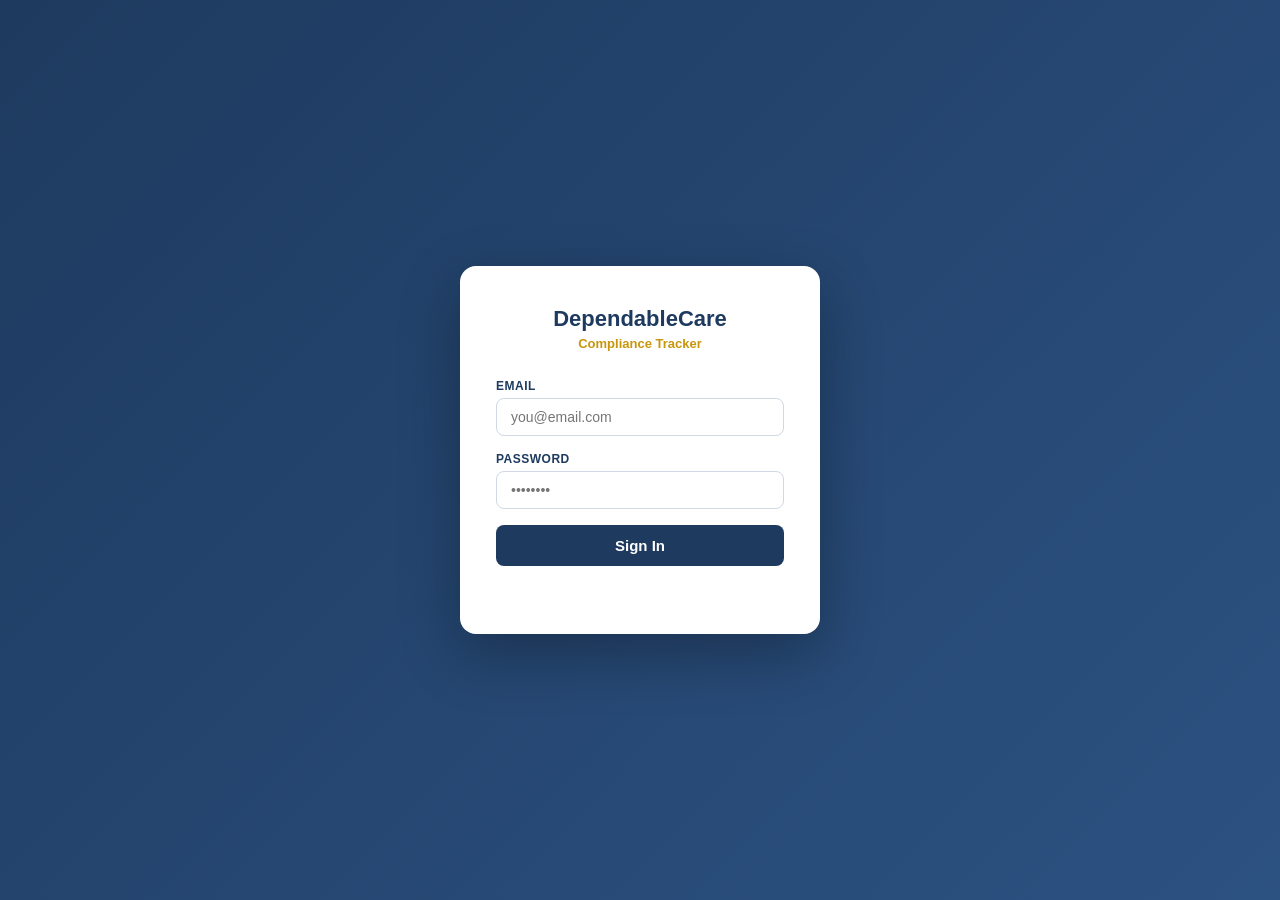
<file: compliance.html>
<!DOCTYPE html>
<html lang="en">
<head>
  <meta charset="UTF-8" />
  <meta name="viewport" content="width=device-width, initial-scale=1.0" />
  <title>DCS Compliance Tracker</title>
  <script src="./supabase.js"></script>
  <!-- SheetJS — used by the Evaluation Compliance two-file import
       (TB Active Services CSV + TB Patient List XLSX) -->
  <script src="https://cdn.sheetjs.com/xlsx-0.20.1/package/dist/xlsx.full.min.js"></script>
  <style>
    *, *::before, *::after { box-sizing: border-box; margin: 0; padding: 0; }

    :root {
      --blue:       #1E3A5F;
      --blue-mid:   #2C5282;
      --blue-light: #E8F0F8;
      --gold:       #C8960C;
      --gold-light: #FFF8E1;
      --green:      #1B5E20;
      --green-bg:   #E8F5E9;
      --red:        #C62828;
      --red-bg:     #FFEBEE;
      --orange:     #E65100;
      --orange-bg:  #FFF3E0;
      --gray:       #666;
      --border:     #D0D8E4;
      --white:      #FFFFFF;
      --bg:         #F0F4F8;
      /* Status palette matching Google Sheet */
      --s-done-bg:      #1B5E20; --s-done-text:     #fff;
      --s-inprog-bg:    #F9A825; --s-inprog-text:   #4E2D00;
      --s-notstart-bg:  #e0e0e0; --s-notstart-text: #444;
      --s-mv-bg:        #4E342E; --s-mv-text:       #fff;
      --s-hospital-bg:  #fce4ec; --s-hospital-text: #880E4F;
    }

    body { font-family: 'Segoe UI', Arial, sans-serif; background: var(--bg); color: #222; }

    /* ── LOGIN ── */
    #login-screen {
      /* Hidden by default to prevent flash on each page load.
         JS explicitly sets display:flex when no session is present. */
      display: none; align-items: center; justify-content: center;
      min-height: 100vh;
      background: linear-gradient(135deg, var(--blue) 0%, var(--blue-mid) 100%);
    }
    .login-card { background: var(--white); border-radius: 16px; padding: 40px 36px; width: 360px; box-shadow: 0 20px 60px rgba(0,0,0,0.3); }
    .login-logo { text-align: center; margin-bottom: 28px; }
    .login-logo h1 { font-size: 22px; color: var(--blue); font-weight: 800; }
    .login-logo p  { font-size: 13px; color: var(--gold); font-weight: 600; margin-top: 4px; }
    .login-card label { display: block; font-size: 12px; font-weight: 700; color: var(--blue); margin-bottom: 5px; text-transform: uppercase; letter-spacing: 0.5px; }
    .login-card input { width: 100%; padding: 10px 14px; border: 1.5px solid var(--border); border-radius: 8px; font-size: 14px; outline: none; margin-bottom: 16px; transition: border-color 0.2s; }
    .login-card input:focus { border-color: var(--blue); }
    .btn-primary { width: 100%; padding: 12px; background: var(--blue); color: var(--white); border: none; border-radius: 8px; font-size: 15px; font-weight: 700; cursor: pointer; transition: background 0.2s; }
    .btn-primary:hover { background: var(--blue-mid); }
    .login-error { color: var(--red); font-size: 13px; text-align: center; margin-top: 10px; min-height: 18px; }

    /* ── APP SHELL ── */
    #app { display: none; height: 100vh; overflow: hidden; flex-direction: column; }

    header {
      background: var(--blue); color: var(--white);
      display: flex; align-items: center; justify-content: space-between;
      padding: 0 24px; height: 56px; box-shadow: 0 2px 8px rgba(0,0,0,0.2);
      position: sticky; top: 0; z-index: 100;
    }
    .header-brand { display: flex; align-items: center; gap: 10px; }
    .header-brand span.tag { font-size: 10px; background: var(--gold); color: var(--blue); font-weight: 800; padding: 2px 8px; border-radius: 20px; text-transform: uppercase; }
    header h1 { font-size: 17px; font-weight: 800; }
    .header-right { display: flex; align-items: center; gap: 10px; }
    .header-user { font-size: 13px; opacity: 0.8; }
    .btn-hdr {
      display: flex; align-items: center; gap: 5px;
      border: none; padding: 7px 14px; border-radius: 8px;
      font-size: 12px; font-weight: 800; cursor: pointer; transition: all 0.2s;
    }
    .btn-hdr-gold  { background: var(--gold); color: var(--blue); }
    .btn-hdr-gold:hover { background: #daa80d; }
    .btn-hdr-ghost { background: rgba(255,255,255,0.15); color: var(--white); }
    .btn-hdr-ghost:hover { background: rgba(255,255,255,0.25); }

    /* ── TOOLBAR ── */
    .toolbar {
      background: var(--white); border-bottom: 1px solid var(--border);
      padding: 10px 24px; display: flex; align-items: center; gap: 10px;
      flex-wrap: wrap; position: sticky; top: 56px; z-index: 90;
    }
    .toolbar select, .toolbar input[type=text] {
      padding: 6px 12px; border: 1.5px solid var(--border); border-radius: 8px;
      font-size: 13px; color: #222; outline: none; background: var(--white); transition: border-color 0.15s;
    }
    .toolbar select:focus, .toolbar input[type=text]:focus { border-color: var(--blue); }
    .filter-chip {
      display: inline-flex; align-items: center; gap: 5px;
      padding: 5px 12px; border-radius: 20px; border: 1.5px solid var(--border);
      font-size: 12px; font-weight: 700; cursor: pointer; background: var(--white);
      color: var(--gray); transition: all 0.15s; white-space: nowrap;
    }
    .filter-chip.on { border-color: var(--red); background: var(--red-bg); color: var(--red); }
    .stat-bar { margin-left: auto; display: flex; gap: 14px; align-items: center; font-size: 12px; }
    .stat-item { display: flex; align-items: center; gap: 5px; color: var(--gray); font-weight: 600; }
    .stat-dot { width: 8px; height: 8px; border-radius: 50%; }

    /* ── MAIN ── */
    .main-content { flex: 1; padding: 18px 24px; overflow: hidden; display: flex; flex-direction: column; min-height: 0; }

    /* Import batch bar */
    .import-bar {
      background: var(--white); border: 1px solid var(--border); border-radius: 10px;
      padding: 10px 16px; margin-bottom: 14px;
      display: flex; align-items: center; gap: 12px; flex-wrap: wrap;
    }
    .import-bar-label { font-size: 11px; font-weight: 700; color: var(--gray); text-transform: uppercase; letter-spacing: 0.5px; white-space: nowrap; }
    .import-batch {
      display: flex; align-items: center; gap: 6px; padding: 4px 12px;
      border-radius: 20px; border: 1.5px solid var(--border);
      font-size: 12px; cursor: pointer; transition: all 0.15s; white-space: nowrap;
    }
    .import-batch.active { border-color: var(--blue); background: var(--blue-light); color: var(--blue); font-weight: 700; }
    .import-batch .cnt { font-size: 10px; background: rgba(0,0,0,0.08); border-radius: 10px; padding: 1px 6px; }
    .import-batch-manual { border-style: dashed; }
    .import-batch-manual.active { border-color: var(--gold); background: var(--gold-light); color: #7B5800; }

    /* Table */
    .table-wrap { background: var(--white); border-radius: 12px; border: 1px solid var(--border); overflow: hidden; box-shadow: 0 2px 8px rgba(0,0,0,0.05); flex: 1; display: flex; flex-direction: column; min-height: 0; }
    .ct { overflow: auto; flex: 1; min-height: 0; }
    table { width: 100%; border-collapse: collapse; font-size: 13px; }
    thead th {
      background: var(--blue-light); color: var(--blue); font-weight: 700; font-size: 11px;
      text-transform: uppercase; letter-spacing: 0.5px;
      padding: 10px 12px; text-align: left; white-space: nowrap;
      border-bottom: 2px solid var(--border); cursor: pointer; user-select: none;
      position: sticky; top: 0; z-index: 10;
    }
    thead th:hover { background: #d5e3f4; }
    thead th .sa { opacity: 0.4; margin-left: 3px; font-size: 10px; }
    thead th.sorted .sa { opacity: 1; }
    tbody tr { border-bottom: 1px solid #edf1f7; transition: background 0.1s; }
    tbody tr:last-child { border-bottom: none; }
    tbody tr:not(.eval-row):hover { background: #f7f9fc; }
    tbody tr.row-hot { background: #fff5f5; }
    tbody tr.row-hot:hover { background: #ffeeee; }
    tbody tr.row-done { opacity: 0.5; }
    tbody td { padding: 9px 12px; vertical-align: top; }

    /* Status badge — clickable */
    .status-badge {
      display: inline-flex; align-items: center; gap: 4px;
      font-size: 10px; font-weight: 800; border-radius: 20px;
      padding: 4px 10px; letter-spacing: 0.03em; white-space: nowrap;
      cursor: pointer; border: none; font-family: inherit;
      transition: opacity 0.15s;
    }
    .status-badge:hover { opacity: 0.85; }
    .s-not-started  { background: var(--s-notstart-bg); color: var(--s-notstart-text); }
    .s-in-progress  { background: var(--s-inprog-bg);   color: var(--s-inprog-text); }
    .s-done         { background: var(--s-done-bg);      color: var(--s-done-text); }
    .s-missed-visit { background: var(--s-mv-bg);        color: var(--s-mv-text); }
    .s-hospital     { background: var(--s-hospital-bg);  color: var(--s-hospital-text); }

    /* HOT flag */
    .hot-badge {
      display: inline-flex; align-items: center; gap: 3px;
      font-size: 9px; font-weight: 800; border-radius: 20px;
      padding: 2px 7px; background: var(--red-bg); color: var(--red);
      border: 1px solid #f5c0bb; letter-spacing: 0.05em; margin-top: 4px;
    }

    /* Status dropdown popup */
    .status-picker-wrap { position: relative; display: inline-block; }
    .status-picker {
      position: absolute; top: calc(100% + 4px); left: 0; z-index: 200;
      background: var(--white); border: 1px solid var(--border); border-radius: 10px;
      box-shadow: 0 8px 24px rgba(0,0,0,0.15); padding: 4px; min-width: 150px;
    }
    .status-picker button {
      display: block; width: 100%; text-align: left;
      padding: 6px 10px; border: none; background: none; cursor: pointer;
      border-radius: 6px; font-size: 12px; font-weight: 700; margin-bottom: 2px;
      font-family: inherit; transition: background 0.1s;
    }
    .status-picker button:last-child { margin-bottom: 0; }
    .status-picker button:hover { background: var(--bg); }

    /* Count chips */
    .counts { display: flex; gap: 3px; flex-wrap: wrap; }
    .cnt-chip {
      display: inline-flex; align-items: center; gap: 2px;
      font-size: 11px; font-weight: 700; border-radius: 6px;
      padding: 2px 6px; border: 1px solid transparent;
    }
    .cnt-label { font-size: 9px; font-weight: 600; opacity: 0.6; }
    .cnt-normal { background: #f0f4f8; color: #445; border-color: #d0d8e4; }
    .cnt-warn   { background: var(--orange-bg); color: var(--orange); border-color: #ffcc80; }
    .cnt-alert  { background: var(--red-bg); color: var(--red); border-color: #ef9a9a; }

    /* Patient + description */
    .patient-name { font-weight: 700; color: #18274a; }
    .task-desc { font-size: 11px; color: var(--gray); margin-top: 2px; font-style: italic; }
    .episode-text { font-size: 11px; color: var(--gray); margin-top: 1px; }

    /* Per-clinician sub-rows */
    .clinician-rows { display: flex; flex-direction: column; gap: 0; min-width: 260px; }
    .clinician-sub-row {
      display: flex; align-items: center; gap: 7px;
      padding: 5px 0; border-bottom: 1px dashed #e8edf5;
    }
    .clinician-sub-row:last-child { border-bottom: none; }
    .clinician-sub-name {
      font-size: 12px; font-weight: 700; color: var(--blue);
      min-width: 120px; max-width: 150px; white-space: nowrap;
      overflow: hidden; text-overflow: ellipsis; flex-shrink: 0;
    }
    .clinician-sub-name.is-done { color: var(--green); text-decoration: line-through; opacity: 0.65; }
    .clinician-sub-note {
      font-size: 11px; padding: 3px 8px; border: 1px solid var(--border);
      border-radius: 6px; flex: 1; min-width: 80px; outline: none;
      background: #fafbfd; transition: border-color 0.15s;
    }
    .clinician-sub-note:focus { border-color: var(--blue); background: var(--white); }
    .clinician-sub-note.has-note { border-color: var(--gold); background: var(--gold-light); }
    .btn-c-done {
      font-size: 11px; font-weight: 700; padding: 3px 9px; border-radius: 6px;
      border: 1.5px solid; cursor: pointer; white-space: nowrap; flex-shrink: 0;
      transition: all 0.15s; font-family: inherit;
    }
    .btn-c-done.open { border-color: var(--green); color: var(--green); background: var(--white); }
    .btn-c-done.open:hover { background: var(--green-bg); }
    .btn-c-done.done { border-color: var(--green); color: var(--white); background: var(--s-done-bg); }
    .clinician-empty { font-size: 11px; color: #aaa; font-style: italic; }

    /* Action column */
    .td-actions { vertical-align: top; }
    .btn-action {
      font-size: 11px; font-weight: 700; padding: 4px 10px; border-radius: 6px;
      border: 1.5px solid; cursor: pointer; transition: all 0.15s; font-family: inherit;
      display: inline-flex; align-items: center; gap: 4px;
    }
    .btn-hot  { border-color: var(--red); color: var(--red); background: var(--white); }
    .btn-hot:hover, .btn-hot.on { background: var(--red); color: var(--white); }
    .btn-all-done { border-color: var(--s-done-bg); color: var(--s-done-bg); background: var(--white); margin-top: 6px; display: block; width: 100%; justify-content: center; }
    .btn-all-done:hover { background: var(--green-bg); }
    .resolved-info { font-size: 10px; color: var(--green); margin-top: 4px; }

    /* Hint */
    .issue-hint { font-size: 10px; color: var(--orange); margin-top: 3px; }

    /* Empty state */
    .empty-state { text-align: center; padding: 60px 24px; color: var(--gray); }
    .empty-state .icon { font-size: 48px; margin-bottom: 12px; }
    .empty-state h3 { font-size: 16px; color: #444; margin-bottom: 8px; }
    .empty-state p { font-size: 13px; }
    .loading-row td { text-align: center; padding: 40px; color: var(--gray); font-size: 14px; }

    /* ── MODALS ── */
    .modal-overlay {
      position: fixed; inset: 0; background: rgba(0,0,0,0.45);
      display: flex; align-items: center; justify-content: center; z-index: 9999;
    }
    .modal-box {
      background: var(--white); border-radius: 16px; padding: 30px 28px;
      width: 540px; max-width: 95vw; box-shadow: 0 24px 64px rgba(0,0,0,0.25);
      max-height: 90vh; overflow-y: auto;
    }
    .modal-title { font-size: 17px; font-weight: 800; color: var(--blue); margin-bottom: 6px; }
    .modal-sub   { font-size: 13px; color: var(--gray); margin-bottom: 20px; }
    .form-row { margin-bottom: 14px; }
    .form-row label { display: block; font-size: 11px; font-weight: 700; color: var(--blue); text-transform: uppercase; letter-spacing: 0.5px; margin-bottom: 5px; }
    .form-row input, .form-row select, .form-row textarea {
      width: 100%; padding: 9px 12px; border: 1.5px solid var(--border); border-radius: 8px;
      font-size: 13px; outline: none; font-family: inherit; transition: border-color 0.15s;
    }
    .form-row input:focus, .form-row select:focus, .form-row textarea:focus { border-color: var(--blue); }
    .form-row textarea { resize: vertical; min-height: 70px; }
    .form-row .hint { font-size: 11px; color: var(--gray); margin-top: 4px; }
    .form-2col { display: grid; grid-template-columns: 1fr 1fr; gap: 12px; }
    .modal-footer { display: flex; justify-content: flex-end; gap: 10px; margin-top: 20px; }
    .btn-cancel { padding: 9px 20px; border: 1.5px solid var(--border); background: var(--white); border-radius: 8px; font-size: 13px; font-weight: 600; cursor: pointer; font-family: inherit; }
    .btn-cancel:hover { background: var(--bg); }
    .btn-confirm { padding: 9px 22px; background: var(--blue); color: var(--white); border: none; border-radius: 8px; font-size: 13px; font-weight: 700; cursor: pointer; font-family: inherit; }
    .btn-confirm:hover { background: var(--blue-mid); }
    .btn-confirm:disabled { background: #aaa; cursor: not-allowed; }

    /* Import preview */
    .import-preview { background: var(--bg); border-radius: 8px; padding: 14px 16px; margin-bottom: 14px; font-size: 13px; border: 1px solid var(--border); }
    .ipr { display: flex; justify-content: space-between; padding: 3px 0; border-bottom: 1px solid #e8edf5; }
    .ipr:last-child { border-bottom: none; }
    .ipr-l { color: var(--gray); }
    .ipr-v { font-weight: 700; }
    .import-hot-list { background: var(--red-bg); border: 1px solid #f5c0bb; border-radius: 8px; padding: 10px 14px; margin-bottom: 14px; font-size: 12px; color: var(--red); }
    .import-hot-list strong { display: block; font-size: 13px; margin-bottom: 6px; }

    /* ── IMPORT CHANGE REVIEW ── */
    .changes-header { font-size: 12px; font-weight: 700; color: var(--blue); margin-bottom: 8px; }
    .changes-list { display: flex; flex-direction: column; gap: 6px; max-height: 220px; overflow-y: auto; margin-bottom: 14px; }
    .change-row { display: flex; align-items: flex-start; gap: 10px; padding: 8px 10px; border: 1px solid var(--border); border-radius: 8px; cursor: pointer; transition: background 0.1s; }
    .change-row:hover { background: var(--bg); }
    .change-row input[type=checkbox] { margin-top: 3px; flex-shrink: 0; accent-color: var(--blue); width: 15px; height: 15px; }
    .change-info { flex: 1; min-width: 0; }
    .change-patient { font-size: 12px; font-weight: 700; color: #18274a; }
    .change-agency  { font-weight: 400; color: var(--gray); }
    .change-counts  { display: flex; gap: 5px; flex-wrap: wrap; margin-top: 5px; }
    .chg-chip { display: inline-flex; align-items: center; gap: 3px; font-size: 11px; font-weight: 700; border-radius: 6px; padding: 2px 7px; border: 1px solid transparent; }
    .chg-label { font-size: 9px; font-weight: 600; opacity: 0.6; margin-right: 1px; }
    .chg-same    { background: #f0f4f8; color: #888; border-color: #d8e0ea; }
    .chg-changed { background: var(--blue-light); color: var(--blue); border-color: #b8d0e8; }
    .chg-good    { background: var(--green-bg); color: var(--green); border-color: #a5d6a7; }
    .chg-alert   { background: var(--red-bg); color: var(--red); border-color: #ef9a9a; }

    /* ── AGE CHIPS ── */
    .age-chip { font-size: 10px; font-weight: 700; padding: 2px 8px; border-radius: 10px; margin-top: 4px; display: inline-block; white-space: nowrap; }
    .age-fresh  { background: #f0f4f8; color: #888; }
    .age-warn   { background: var(--orange-bg); color: var(--orange); border: 1px solid #ffcc80; }
    .age-alert  { background: var(--red-bg); color: var(--red); border: 1px solid #ef9a9a; }

    /* Overdue badge */
    .overdue-badge { display: inline-flex; align-items: center; gap: 3px; font-size: 9px; font-weight: 800; border-radius: 20px; padding: 2px 7px; background: var(--orange-bg); color: var(--orange); border: 1px solid #ffcc80; letter-spacing: 0.05em; margin-top: 4px; }

    /* Overdue row tint */
    tbody tr.row-overdue { background: #fffaf5; }
    tbody tr.row-overdue:hover { background: #fff5ea; }

    /* Deadline banner */
    .deadline-banner { border-radius: 10px; padding: 11px 16px; margin-bottom: 14px; display: flex; align-items: center; gap: 12px; font-size: 13px; font-weight: 700; flex-shrink: 0; }
    .deadline-banner.fri { background: var(--orange-bg); color: var(--orange); border: 1px solid #ffcc80; }
    .deadline-banner.sat { background: var(--red-bg); color: var(--red); border: 1px solid #ef9a9a; }
    .deadline-banner .dl-icon { font-size: 20px; }
    .deadline-banner .dl-sub  { font-weight: 400; font-size: 12px; opacity: 0.85; margin-top: 1px; }

    /* ── VIEW TABS ── */
    .portal-nav { display: flex; gap: 2px; align-items: center; }
    .portal-nav-link {
      display: inline-flex; align-items: center; gap: 4px;
      padding: 6px 11px; border-radius: 6px;
      font-size: 12px; font-weight: 700; text-decoration: none;
      color: rgba(255,255,255,0.75); background: transparent;
      white-space: nowrap; transition: background 0.15s, color 0.15s;
    }
    .portal-nav-link:hover { background: rgba(255,255,255,0.15); color: #fff; }
    .portal-nav-link.active { background: var(--white); color: var(--blue); box-shadow: 0 1px 3px rgba(0,0,0,0.15); }
    .view-tabs { display: flex; gap: 4px; }
    .view-tab {
      padding: 6px 16px; border-radius: 20px; border: none; font-size: 12px;
      font-weight: 700; cursor: pointer; font-family: inherit;
      background: rgba(255,255,255,0.15); color: rgba(255,255,255,0.7);
      transition: all 0.15s;
    }
    .view-tab:hover  { background: rgba(255,255,255,0.25); color: #fff; }
    .view-tab.active { background: var(--white); color: var(--blue); }

    /* ── COMPLIANCE HUB — sub-nav + tiles + view switcher ── */
    .compl-sub-nav {
      display: flex; gap: 6px; padding: 0 24px;
      background: var(--white); border-bottom: 1.5px solid var(--border);
    }
    .compl-sub-nav button {
      background: transparent; border: none; cursor: pointer;
      padding: 12px 18px; font-size: 14px; font-weight: 700;
      color: var(--gray); border-bottom: 3px solid transparent;
      margin-bottom: -1.5px;
    }
    .compl-sub-nav button:hover { color: var(--text); }
    .compl-sub-nav button.active { color: var(--blue); border-bottom-color: var(--accent); }

    .compl-view { display: none; flex: 1; min-height: 0; flex-direction: column; }
    .compl-view.active { display: flex; }

    /* Hub landing — tile grid */
    .hub-intro { padding: 18px 24px 6px; color: var(--gray); font-size: 13px; }
    .tile-grid {
      display: grid; grid-template-columns: repeat(auto-fit, minmax(280px, 1fr));
      gap: 18px; padding: 14px 24px 28px;
    }
    .compl-tile {
      background: var(--white); border: 1px solid var(--border); border-radius: 14px;
      padding: 28px 24px; cursor: pointer;
      transition: box-shadow 0.18s, transform 0.18s, border-color 0.18s;
      text-align: left; display: flex; flex-direction: column; gap: 10px;
      min-height: 200px;
    }
    .compl-tile:hover { box-shadow: 0 10px 30px rgba(12,22,50,0.12); transform: translateY(-2px); border-color: var(--accent); }
    .compl-tile-icon { font-size: 36px; line-height: 1; }
    .compl-tile-title { font-size: 18px; font-weight: 800; color: var(--blue); }
    .compl-tile-desc { font-size: 13px; color: var(--gray); line-height: 1.5; }
    .compl-tile-cta {
      margin-top: auto; font-size: 12px; font-weight: 700; color: var(--accent);
      display: inline-flex; align-items: center; gap: 4px;
    }
    .compl-tile-badge {
      display: inline-block; background: #fdf0c8; color: #8a5a00;
      padding: 2px 9px; border-radius: 10px; font-size: 10.5px; font-weight: 800;
      letter-spacing: 0.3px; margin-left: auto; align-self: flex-start;
    }

    /* Frequency view's own header strip (the renamed sub-view title + tabs) */
    .freq-view-header {
      display: flex; align-items: center; gap: 16px; flex-wrap: wrap;
      padding: 14px 24px 0;
    }
    .freq-view-header h2 {
      margin: 0; font-size: 18px; font-weight: 800; color: var(--blue);
    }
    .freq-view-header .freq-actions { margin-left: auto; display: flex; gap: 8px; }

    /* Evaluation placeholder card */
    .compl-coming-soon {
      margin: 24px; padding: 32px; text-align: center;
      background: var(--white); border: 1px dashed var(--border); border-radius: 14px;
    }
    .compl-coming-soon h3 { margin: 0 0 8px; color: var(--blue); font-size: 18px; }
    .compl-coming-soon p { margin: 0 auto; max-width: 580px; color: var(--gray); font-size: 13px; line-height: 1.6; }

    /* ── LOG VIEW ── */
    #log-view { padding: 18px 24px; gap: 14px; overflow: hidden; }
    .log-toolbar {
      display: flex; align-items: center; gap: 10px; flex-shrink: 0;
      background: var(--white); border: 1px solid var(--border); border-radius: 10px;
      padding: 10px 16px;
    }
    .log-toolbar input { flex: 1; max-width: 320px; padding: 6px 12px; border: 1.5px solid var(--border); border-radius: 8px; font-size: 13px; outline: none; transition: border-color 0.15s; }
    .log-toolbar input:focus { border-color: var(--blue); }
    .log-count-label { font-size: 12px; color: var(--gray); font-weight: 600; margin-left: auto; }
    .log-resolved-by { font-size: 11px; color: var(--gray); }
    .btn-reopen {
      font-size: 11px; font-weight: 700; padding: 4px 10px; border-radius: 6px;
      border: 1.5px solid var(--border); background: var(--white); color: var(--gray);
      cursor: pointer; font-family: inherit; transition: all 0.15s; white-space: nowrap;
    }
    .btn-reopen:hover { border-color: var(--orange); color: var(--orange); }
    .btn-reopen.confirming { background: var(--red); color: #fff; border-color: var(--red); }

    /* ── TOAST ── */
    #toast { position: fixed; bottom: 24px; right: 24px; z-index: 99999; }
    .toast-msg {
      padding: 12px 20px; border-radius: 10px; color: var(--white);
      font-size: 13px; font-weight: 600; box-shadow: 0 8px 24px rgba(0,0,0,0.2);
      animation: toastIn 0.25s ease;
    }
    .toast-msg.success { background: var(--blue); }
    .toast-msg.error   { background: var(--red); }
    .toast-msg.info    { background: #555; }
    @keyframes toastIn { from { opacity:0; transform: translateY(10px); } to { opacity:1; transform: translateY(0); } }
    /* In iframe shell: hide the brand + duplicate user/signout chrome.
       Keep the view-tabs (Active Queue / Resolved Log) and the +Add Item /
       ↑Import TB buttons since those are tool-specific functionality, NOT
       duplicates of the shell header. */
    html.in-iframe-shell .header-brand,
    html.in-iframe-shell #hdr-user,
    html.in-iframe-shell #hdr-user + .btn-hdr { display: none !important; }

    /* ── EVALUATION COMPLIANCE ─────────────────────────────────── */
    .eval-header {
      display: flex; align-items: center; gap: 14px; flex-wrap: wrap;
      padding: 14px 24px 8px;
    }
    .eval-header h2 { margin: 0; font-size: 18px; font-weight: 800; color: var(--blue); }
    .eval-header .eval-actions { margin-left: auto; display: flex; gap: 8px; }

    /* Eval-header buttons sit on a LIGHT background — override the
       header-style ghost button (which is designed for the dark blue
       app header) so they have real contrast. */
    .eval-actions .btn-hdr-ghost {
      background: var(--white);
      color: var(--blue);
      border: 1.5px solid var(--border);
      font-weight: 700;
    }
    .eval-actions .btn-hdr-ghost:hover {
      background: var(--blue-light);
      border-color: var(--blue-mid);
      color: var(--blue);
    }
    /* Clear All is destructive — give it a red-leaning resting state
       so users know it's the dangerous one before they hover. */
    .eval-actions #eval-clear-btn {
      color: var(--red);
      border-color: #f5c2c2;
    }
    .eval-actions #eval-clear-btn:hover {
      background: var(--red-bg);
      border-color: var(--red);
      color: var(--red);
    }

    /* Data summary bar (date ranges + freshness) */
    .eval-data-summary {
      padding: 6px 24px 10px;
      display: flex; flex-wrap: wrap; gap: 8px; align-items: center;
      font-size: 11.5px;
    }
    .eval-data-summary:empty { display: none; }
    .eval-summary-chip {
      display: inline-flex; align-items: center; gap: 5px;
      padding: 3px 10px; border-radius: 12px;
      background: var(--white); border: 1px solid var(--border);
      color: var(--gray);
    }
    .eval-summary-chip strong { color: var(--blue); font-weight: 700; }
    .eval-summary-chip.is-fresh   { background: #eef9f0; border-color: #b8e0c0; color: #1B5E20; }
    .eval-summary-chip.is-stale   { background: #fff7e6; border-color: #ffd591; color: #8a5a00; }
    .eval-summary-chip.is-missing { background: #fde8e8; border-color: #f5c2c2; color: #a53935; }

    .eval-toolbar {
      background: var(--white); border-bottom: 1px solid var(--border);
      padding: 8px 24px; display: flex; align-items: center; gap: 10px; flex-wrap: wrap;
    }
    .eval-toolbar select,
    .eval-toolbar input[type=text] {
      padding: 6px 12px; border: 1.5px solid var(--border); border-radius: 8px;
      font-size: 13px; color: #222; outline: none; background: var(--white);
    }
    .eval-toolbar select:focus, .eval-toolbar input[type=text]:focus { border-color: var(--blue); }
    .eval-stat-bar { margin-left: auto; display: flex; gap: 14px; align-items: center; font-size: 12px; color: var(--gray); font-weight: 600; }
    .eval-stat-bar .eval-stat-dot { width: 8px; height: 8px; border-radius: 50%; display: inline-block; margin-right: 4px; }

    .eval-body { flex: 1; min-height: 0; overflow: auto; padding: 8px 24px 24px; }

    .eval-region-label {
      margin: 22px 0 4px; padding: 0 4px;
      font-size: 11px; font-weight: 800; color: var(--gray);
      text-transform: uppercase; letter-spacing: 1.5px;
    }
    .eval-region-label:first-child { margin-top: 8px; }

    .eval-cat-block { margin-top: 14px; background: var(--white); border: 1px solid var(--border); border-radius: 12px; overflow: hidden; box-shadow: 0 2px 8px rgba(0,0,0,0.04); }
    .eval-cat-head {
      display: flex; align-items: center; gap: 10px;
      padding: 10px 16px; background: var(--blue-light); color: var(--blue);
      font-weight: 800; font-size: 13px; border-bottom: 1px solid var(--border);
      cursor: pointer; user-select: none;
    }
    /* Intake region: thin date dividers between days (compact like the spreadsheet) */
    .eval-intake-block { padding: 0; }
    .eval-date-divider-row td {
      padding: 0 !important; background: var(--white);
      border-bottom: none !important;
    }
    .eval-date-divider {
      display: flex; align-items: center; gap: 10px;
      padding: 8px 14px 6px;
      border-top: 2px solid var(--gold);
      background: linear-gradient(to bottom, var(--gold-light), transparent);
      margin-top: 6px;
    }
    .eval-date-divider:first-of-type { margin-top: 0; }
    .eval-date-divider-label {
      font-size: 12px; font-weight: 800; color: #7B5800;
      letter-spacing: 0.3px;
    }
    .eval-date-divider-count {
      font-size: 10.5px; font-weight: 700;
      background: rgba(123, 88, 0, 0.12); color: #7B5800;
      border-radius: 10px; padding: 1px 8px;
    }

    /* Ref date cell — compact monospace-feel like the anchor IDs */
    .eval-refdt {
      font-size: 11.5px; color: var(--gray); font-weight: 600;
      white-space: nowrap;
    }
    .eval-cat-head .eval-cat-count { font-size: 11px; background: rgba(0,0,0,0.08); border-radius: 10px; padding: 1px 8px; }
    .eval-cat-head .eval-cat-caret { margin-left: auto; opacity: 0.55; font-size: 11px; }
    .eval-cat-block.collapsed .eval-cat-body { display: none; }
    .eval-cat-block.collapsed .eval-cat-caret { transform: rotate(-90deg); }

    .eval-table { width: 100%; border-collapse: collapse; font-size: 13px; }
    .eval-table thead th {
      background: #f7f9fc; color: var(--blue); font-weight: 700; font-size: 11px;
      text-transform: uppercase; letter-spacing: 0.5px;
      padding: 8px 12px; text-align: left; white-space: nowrap;
      border-bottom: 1px solid var(--border);
    }
    .eval-table tbody td { padding: 8px 12px; vertical-align: top; border-bottom: 1px solid #edf1f7; }
    .eval-table tbody tr:last-child td { border-bottom: none; }

    /* Color tints — match the user's spreadsheet legend */
    .eval-tint-synced               { background: #ecfdf5; }   /* green-50 — SYNCED */
    .eval-tint-eval_done_not_synced { background: #fefce8; }   /* yellow-50 — EVAL DONE NOT SYNCED */
    .eval-tint-no_evaluation        { background: #ffffff; }   /* white — NO EVALUATION */
    .eval-tint-cancelled            { background: #f1f5f9; color: #64748b; }  /* slate-100 — CANCELLED/TERM/RETURNED */
    .eval-tint-cancelled .eval-name { color: #64748b; }

    /* Hover variants — deepen the row's own tint instead of flattening to
       a neutral gray. Preserves the status meaning while still signaling
       that the row is interactive. */
    .eval-tint-synced:hover               { background: #d1fae5; }   /* green-100  */
    .eval-tint-eval_done_not_synced:hover { background: #fef3c7; }   /* yellow-100 */
    .eval-tint-no_evaluation:hover        { background: #f8fafc; }   /* slate-50 — subtle on white */
    .eval-tint-cancelled:hover            { background: #e2e8f0; }   /* slate-200 */

    .eval-name { font-weight: 700; color: #18274a; }
    .eval-anchor-row { display: flex; gap: 4px; margin-top: 4px; flex-wrap: wrap; }
    .eval-pid, .eval-rid {
      font-family: ui-monospace, SFMono-Regular, Menlo, monospace; font-size: 10.5px;
      color: #64748b; padding: 1px 6px; background: #f8fafc;
      border: 1px solid #e2e8f0; border-radius: 4px;
    }
    .eval-episode { font-size: 11px; color: var(--gray); white-space: nowrap; }
    .eval-svc-pill { display: inline-block; padding: 1px 7px; border-radius: 10px; background: var(--blue-light); color: var(--blue); font-size: 10.5px; font-weight: 800; }

    .eval-sync-select, .eval-cat-select {
      padding: 4px 8px; border: 1.5px solid var(--border); border-radius: 6px;
      font-size: 12px; font-weight: 600; background: var(--white); cursor: pointer;
      font-family: inherit; outline: none; min-width: 120px;
    }
    .eval-sync-select:focus, .eval-cat-select:focus { border-color: var(--blue); }
    .eval-notes-input {
      width: 100%; padding: 4px 8px; border: 1.5px solid var(--border); border-radius: 6px;
      font-size: 12px; outline: none; background: #fafbfd; font-family: inherit;
      transition: border-color 0.15s, background 0.15s;
    }
    .eval-notes-input:focus { border-color: var(--blue); background: var(--white); }
    .eval-notes-input.has-note { border-color: var(--gold); background: var(--gold-light); }

    /* Clinician cell — read-only plain text, supports multi-clinician rows */
    .eval-clin-cell { font-size: 12px; line-height: 1.35; }
    .eval-clin-text { display: flex; flex-direction: column; gap: 2px; }
    .eval-clin-asst {
      font-size: 10.5px; font-weight: 600; color: #64748b;
      background: #f1f5f9; border: 1px dashed #cbd5e1;
      padding: 1px 6px; border-radius: 10px;
      display: inline-block; margin-top: 2px;
      cursor: help;
    }
    .eval-clin-asst:hover { background: #e2e8f0; color: #334155; }
    .eval-clin-name { color: #18274a; font-weight: 600; white-space: normal; word-break: break-word; }
    .eval-clin-empty { color: #aaa; font-style: italic; font-size: 11px; }

    .eval-empty-state {
      text-align: center; padding: 60px 24px; color: var(--gray);
      background: var(--white); border: 1px dashed var(--border); border-radius: 14px; margin-top: 18px;
    }
    .eval-empty-state .icon { font-size: 48px; margin-bottom: 12px; }
    .eval-empty-state h3 { font-size: 16px; color: var(--blue); margin-bottom: 8px; }
    .eval-empty-state p { font-size: 13px; max-width: 540px; margin: 0 auto; line-height: 1.6; }

    /* Eval import dropzone (in the modal) */
    .eval-dropzone {
      display: block; border: 2px dashed #94a3b8; border-radius: 12px;
      padding: 28px; text-align: center; background: #fafbfc;
      cursor: pointer; transition: border-color 0.2s, background 0.2s; margin-bottom: 14px;
    }
    .eval-dropzone:hover { border-color: var(--blue); background: var(--blue-light); }
    .eval-dropzone.is-dragover { border-color: var(--gold); background: var(--gold-light); }
    .eval-dropzone .dz-icon { font-size: 40px; line-height: 1; margin-bottom: 6px; }
    .eval-dropzone .dz-hint { font-size: 11px; color: var(--gray); margin-top: 4px; }
    .eval-dropzone input[type=file] { display: none !important; }

    .eval-preview-table { width: 100%; font-size: 11px; border-collapse: collapse; margin-top: 10px; }
    .eval-preview-table th, .eval-preview-table td { padding: 4px 8px; border-bottom: 1px solid #edf1f7; text-align: left; white-space: nowrap; }
    .eval-preview-table th { background: #f7f9fc; color: var(--blue); font-weight: 700; font-size: 10px; text-transform: uppercase; }

    /* Two-file dropzone row */
    .eval-dz-row { display: flex; gap: 12px; margin-bottom: 14px; }
    .eval-dz-half { flex: 1; margin-bottom: 0; padding: 18px 14px; }
    .eval-dz-half .dz-icon { font-size: 28px; margin-bottom: 4px; }
    .eval-dz-half .dz-status {
      margin-top: 8px; font-size: 11px; font-weight: 700;
      padding: 4px 10px; border-radius: 6px; display: inline-block;
      background: #f0f4f8; color: var(--gray);
    }
    .eval-dz-half.is-ready .dz-status { background: #d4edda; color: #155724; }
    .eval-dz-half.is-error .dz-status { background: var(--red-bg);  color: var(--red); }

    /* Import-instructions fold-out */
    .eval-import-instructions {
      background: #fafbfd; border: 1px solid var(--border);
      border-radius: 8px; padding: 0; margin-bottom: 14px;
    }
    .eval-import-instructions summary {
      cursor: pointer; padding: 10px 14px;
      font-size: 12px; font-weight: 700; color: var(--blue);
      user-select: none;
    }
    .eval-import-instructions[open] summary { border-bottom: 1px solid var(--border); }
    .eval-instructions-body { padding: 12px 18px 14px; font-size: 12px; line-height: 1.6; color: #333; }
    .eval-instructions-body ol { padding-left: 18px; }
    .eval-instructions-body li { margin-bottom: 6px; }
    .eval-instructions-screenshots {
      margin-top: 10px; padding: 12px; background: var(--white);
      border: 1px dashed var(--border); border-radius: 6px;
      text-align: center; color: var(--gray); font-size: 11px;
    }
    .eval-instructions-screenshots img { max-width: 100%; height: auto; border-radius: 4px; margin: 6px 0; }

    /* Status Notes cell — multi-line: editable note + 3 read-only collapsible refs */
    .eval-notes-stack { display: flex; flex-direction: column; gap: 4px; }
    .eval-tb-ref { font-size: 11px; line-height: 1.4; }
    .eval-tb-ref summary {
      cursor: pointer; list-style: none;
      padding: 2px 6px; border-radius: 4px;
      color: var(--gray); background: rgba(0,0,0,0.025);
      white-space: nowrap; overflow: hidden; text-overflow: ellipsis;
      user-select: none;
    }
    .eval-tb-ref summary::-webkit-details-marker { display: none; }
    .eval-tb-ref summary:hover { background: rgba(0,0,0,0.06); }
    .eval-tb-ref[open] summary { white-space: normal; background: rgba(0,0,0,0.04); }
    .eval-tb-ref .eval-tb-ref-body {
      padding: 6px 8px; margin-top: 2px;
      background: var(--white); border: 1px solid var(--border);
      border-radius: 4px; font-size: 11.5px;
      white-space: pre-wrap; word-break: break-word;
    }
    .eval-tb-ref-icon { display: inline-block; width: 14px; }
    .eval-tb-ref.eval-tb-ref-hold summary {
      background: #fde8e8; color: #a53935; font-weight: 700;
    }
    .eval-tb-ref.eval-tb-ref-hold[open] summary { background: #fbd5d5; }

    /* Hold/Hospital auto-promoted row indicator */
    .eval-auto-held-chip {
      display: inline-block; margin-left: 6px;
      font-size: 9.5px; font-weight: 800;
      background: #fde8e8; color: #a53935;
      padding: 1px 6px; border-radius: 8px;
      letter-spacing: 0.4px;
    }

    /* Eval Sched column — status + SLA indicators */
    .eval-sched-cell { font-size: 11.5px; line-height: 1.35; }
    .eval-sched-status { display: flex; flex-direction: column; gap: 2px; }
    .eval-sched-head { font-weight: 700; color: #18274a; }
    .eval-sched-sub { font-size: 10.5px; color: var(--gray); }
    .eval-sched-done_synced           .eval-sched-head { color: #1B5E20; }
    .eval-sched-done_not_synced       .eval-sched-head { color: #8a5a00; }
    .eval-sched-scheduled_confirmed   .eval-sched-head { color: #1B5E20; }
    .eval-sched-scheduled_unconfirmed .eval-sched-head { color: #8a5a00; }
    .eval-sched-missed                .eval-sched-head { color: #a53935; }
    .eval-sched-no_eval               .eval-sched-head { color: #a53935; }
    .eval-sched-unknown               .eval-sched-head { color: #aaa; font-weight: 400; }
    /* Proposed Eval column (migration 27) — employee planning + drift tracking */
    .eval-proposed-cell { font-size: 11.5px; line-height: 1.35; vertical-align: top; }
    .eval-proposed-cell-inner { display: flex; flex-direction: column; gap: 3px; }
    .eval-proposed-line { font-weight: 600; }
    .eval-proposed-strike { text-decoration: line-through; color: #94a3b8; font-weight: 600; }
    .eval-proposed-tb { color: #1e40af; font-weight: 800; }
    .eval-proposed-conf { color: #166534; font-weight: 700; font-size: 11px; }
    .eval-proposed-pending { color: #8a5a00; font-weight: 700; }
    .eval-proposed-drift-flag { display: inline-block; font-size: 10px; font-weight: 800; padding: 1px 6px; border-radius: 8px; background: #fee2e2; color: #991b1b; margin-left: 2px; }
    .eval-proposed-confirmed .eval-proposed-line { color: #166534; }
    .eval-proposed-drift     .eval-proposed-line { color: #991b1b; }
    .eval-proposed-awaiting  .eval-proposed-line { color: #8a5a00; }
    .eval-proposed-clin-sub { font-size: 10.5px; color: #475569; font-style: italic; }
    .eval-proposed-note-sub { font-size: 10.5px; color: #64748b; white-space: nowrap; overflow: hidden; text-overflow: ellipsis; max-width: 190px; }
    .eval-proposed-actions { display: flex; gap: 4px; flex-wrap: wrap; margin-top: 2px; }
    .eval-proposed-actions button { padding: 2px 8px; border: 1px solid #86efac; background: #dcfce7; color: #166534; border-radius: 5px; font-size: 11px; font-weight: 700; cursor: pointer; }
    .eval-proposed-actions .eval-proposed-edit-btn { border-color: #cbd5e1; background: #fff; color: #475569; }
    .eval-proposed-actions button:hover { filter: brightness(0.95); }
    .eval-proposed-mini-actions { display: flex; gap: 2px; margin-top: 2px; opacity: 0.6; transition: opacity 0.15s; }
    .eval-proposed-cell:hover .eval-proposed-mini-actions { opacity: 1; }
    .eval-proposed-mini-btn { padding: 1px 6px; border: 1px solid var(--border); background: var(--white); border-radius: 4px; font-size: 10px; cursor: pointer; }
    .eval-proposed-mini-btn:hover { background: #f1f5f9; }
    .eval-proposed-add-btn { padding: 4px 10px; border: 1px dashed #cbd5e1; background: var(--white); color: #475569; border-radius: 12px; font-size: 11px; font-weight: 700; cursor: pointer; }
    .eval-proposed-add-btn:hover { border-color: var(--blue); color: var(--blue); }
    .eval-proposed-editor { display: flex; flex-direction: column; gap: 4px; padding: 4px; background: #f8fafc; border-radius: 6px; }
    .eval-proposed-editor input { padding: 4px 6px; border: 1px solid var(--border); border-radius: 4px; font-size: 11px; }
    .eval-proposed-editor input:focus { outline: 2px solid var(--accent); outline-offset: 1px; }
    .eval-proposed-editor-btns { display: flex; gap: 4px; }
    .eval-proposed-save-btn   { padding: 3px 10px; border: none; background: var(--blue); color: #fff; border-radius: 4px; font-size: 11px; font-weight: 700; cursor: pointer; }
    .eval-proposed-cancel-btn { padding: 3px 10px; border: 1px solid var(--border); background: var(--white); color: #64748b; border-radius: 4px; font-size: 11px; cursor: pointer; }

    .eval-sla-chip {
      display: inline-block; margin-top: 4px;
      font-size: 9.5px; font-weight: 800;
      padding: 1px 6px; border-radius: 8px;
      letter-spacing: 0.4px;
    }
    .eval-sla-late { background: #fde8e8; color: #a53935; border: 1px solid #f5c2c2; }
  </style>
  <script>
    if (window.self !== window.top) document.documentElement.classList.add("in-iframe-shell");
  </script>
</head>
<body>

<!-- ══════ LOGIN ══════ -->
<div id="login-screen">
  <div class="login-card">
    <div class="login-logo">
      <h1>DependableCare</h1>
      <p>Compliance Tracker</p>
    </div>
    <form onsubmit="doLogin(event)">
      <label>Email</label>
      <input id="l-email" type="email" placeholder="you@email.com" autocomplete="email" required />
      <label>Password</label>
      <input id="l-pass" type="password" placeholder="••••••••" autocomplete="current-password" required />
      <button class="btn-primary" type="submit" id="login-btn">Sign In</button>
      <div class="login-error" id="login-error"></div>
    </form>
  </div>
</div>

<!-- ══════ APP ══════ -->
<div id="app" style="display:none;flex-direction:column;">

  <header>
    <div class="header-brand">
      <h1>DCS Compliance</h1>
      <span class="tag">Tracker</span>
    </div>
    <nav class="portal-nav">
      <a href="index.html"         class="portal-nav-link">🏠 Home</a>
      <a href="clinician-map.html" class="portal-nav-link">🗺️ Map</a>
      <a href="referrals.html"     class="portal-nav-link">📋 Referrals</a>
      <a href="time-tracker.html"  class="portal-nav-link">⏱️ Time</a>
      <a href="compliance.html"    class="portal-nav-link active">✅ Compliance</a>
      <a href="kanban.html"        class="portal-nav-link">🗂️ Kanban</a>
      <a href="roster-review.html" class="portal-nav-link">📋 Roster</a>
      <a href="agencies.html"      class="portal-nav-link admin-only-link" style="display:none;">🏢 Agencies</a>
      <a href="finance.html"       class="portal-nav-link admin-only-link" style="display:none;">💰 Finance</a>
      <a href="imports.html"       class="portal-nav-link admin-only-link" style="display:none;">📥 Imports</a>
    </nav>
    <div class="header-right">
      <span class="header-user" id="hdr-user"></span>
      <button class="btn-hdr btn-hdr-ghost" onclick="doLogout()">Sign Out</button>
    </div>
  </header>

  <!-- Compliance Hub sub-nav: switches between Hub / Frequency / Evaluation -->
  <nav class="compl-sub-nav" id="compl-sub-nav">
    <button data-compl-view="hub"        class="active">Overview</button>
    <button data-compl-view="frequency">📊 Frequency</button>
    <button data-compl-view="evaluation">✅ Evaluation</button>
  </nav>

  <!-- HUB view (landing) -->
  <div class="compl-view active" id="compl-view-hub">
    <p class="hub-intro">Pick which compliance area to work on. More trackers will land here as they're built.</p>
    <div class="tile-grid">
      <button type="button" class="compl-tile" data-go="frequency">
        <div class="compl-tile-icon">📊</div>
        <div class="compl-tile-title">Frequency Compliance</div>
        <div class="compl-tile-desc">Visit-frequency tracking — active queue + resolved log. TherapyBoss-import driven.</div>
        <span class="compl-tile-cta">Open Frequency →</span>
      </button>
      <button type="button" class="compl-tile" data-go="evaluation">
        <div class="compl-tile-icon">✅</div>
        <div class="compl-tile-title">Evaluation Compliance</div>
        <div class="compl-tile-desc">Active-services evaluation tracking — categorized queue, sync-state color codes, TB Active Services import.</div>
        <span class="compl-tile-cta">Open Evaluation →</span>
      </button>
    </div>
  </div>

  <!-- FREQUENCY view: today's working tracker, wrapped in a view container -->
  <div class="compl-view" id="compl-view-frequency">
    <div class="freq-view-header">
      <h2>📊 Frequency Compliance</h2>
      <div class="view-tabs">
        <button class="view-tab active" id="tab-active" onclick="switchView('active')">Active Queue</button>
        <button class="view-tab" id="tab-log" onclick="switchView('log')">📜 Resolved Log</button>
      </div>
      <div class="freq-actions">
        <button class="btn-hdr btn-hdr-ghost" onclick="openAddModal()">+ Add Item</button>
        <button class="btn-hdr btn-hdr-gold"  onclick="openImportPicker()">↑ Import TB</button>
      </div>
    </div>

  <div id="active-view" style="display:flex;flex-direction:column;flex:1;min-height:0;">
  <div class="toolbar">
    <input type="text" id="filter-agency" placeholder="🔍 Agency..." oninput="applyFilters()" list="agency-filter-list" style="width:150px;" />
    <datalist id="agency-filter-list"></datalist>
    <select id="filter-service" onchange="applyFilters()"><option value="">All Services</option></select>
    <select id="filter-status"  onchange="applyFilters()">
      <option value="">All Statuses</option>
      <option>Not Started</option>
      <option>In Progress</option>
      <option>Missed Visit</option>
      <option>Hospital / Hold</option>
    </select>
    <input type="text" id="filter-clinician" placeholder="🔍 Clinician…" oninput="applyFilters()" style="width:140px;" />
    <button class="filter-chip" id="chip-hot" onclick="toggleChip('hot')">🔴 HOT Only</button>
    <div class="stat-bar">
      <span class="stat-item"><span class="stat-dot" style="background:var(--s-mv-bg)"></span><span id="stat-mv">0</span> MV</span>
      <span class="stat-item"><span class="stat-dot" style="background:var(--s-inprog-bg)"></span><span id="stat-ip">0</span> In Progress</span>
      <span class="stat-item"><span class="stat-dot" style="background:var(--red)"></span><span id="stat-hot">0</span> HOT</span>
      <span class="stat-item" onclick="switchView('log')" style="cursor:pointer;" title="View resolved log"><span class="stat-dot" style="background:var(--s-done-bg)"></span><span id="stat-done">0</span> Resolved</span>
    </div>
  </div>

  <div class="main-content">
    <div id="deadline-banner" class="deadline-banner" style="display:none;">
      <div class="dl-icon">⏰</div>
      <div>
        <div id="deadline-msg">Saturday deadline approaching</div>
        <div class="dl-sub">All notes must be synced into TherapyBoss by end of day Saturday.</div>
      </div>
    </div>
    <div class="import-bar" id="import-bar">
      <span class="import-bar-label">Week</span>
      <div id="import-batches" style="display:flex;gap:8px;flex-wrap:wrap;align-items:center;"></div>
    </div>
    <div class="table-wrap">
      <div class="ct">
        <table id="comp-table">
          <thead>
            <tr>
              <th onclick="sortBy('status')" data-col="status">Status <span class="sa">▲</span></th>
              <th onclick="sortBy('patient_name')" data-col="patient_name">Patient / Task <span class="sa">▲</span></th>
              <th onclick="sortBy('agency')" data-col="agency">Agency <span class="sa">▲</span></th>
              <th onclick="sortBy('period_date')" data-col="period_date">Period <span class="sa">▲</span></th>
              <th onclick="sortBy('service')" data-col="service">Svc <span class="sa">▲</span></th>
              <th title="F = Frequency (projected visits)&#10;S = Scheduled appointments&#10;C = Completed visits&#10;AV = Attempted visits&#10;MV = Missed visit notes" style="cursor:help; border-bottom-style:dashed;">F / S / C / AV / MV ℹ</th>
              <th onclick="sortBy('clinician')" data-col="clinician">Clinicians <span class="sa">▲</span></th>
              <th>Actions</th>
            </tr>
          </thead>
          <tbody id="comp-tbody">
            <tr class="loading-row"><td colspan="8">Loading…</td></tr>
          </tbody>
        </table>
      </div>
    </div>
  </div>
  </div><!-- /active-view -->

  <div id="log-view" style="display:none;flex-direction:column;flex:1;min-height:0;overflow:hidden;padding:18px 24px;gap:14px;">
    <div class="log-toolbar">
      <input type="text" id="log-search" placeholder="🔍 Search patient or clinician..." oninput="filterLog()" />
      <span id="log-count-label" class="log-count-label"></span>
    </div>
    <div class="table-wrap">
      <div class="ct">
        <table>
          <thead>
            <tr>
              <th>Resolved</th>
              <th>Patient / Task</th>
              <th>Agency</th>
              <th>Svc</th>
              <th>Clinicians</th>
              <th>Week</th>
              <th>By</th>
              <th></th>
            </tr>
          </thead>
          <tbody id="log-tbody">
            <tr class="loading-row"><td colspan="8">Loading…</td></tr>
          </tbody>
        </table>
      </div>
    </div>
  </div><!-- /log-view -->
  </div><!-- /compl-view-frequency -->

  <!-- EVALUATION view — TB Active Services driven tracker -->
  <div class="compl-view" id="compl-view-evaluation">
    <div class="eval-header">
      <h2>✅ Evaluation Compliance</h2>
      <div class="eval-actions">
        <button class="btn-hdr btn-hdr-ghost" id="eval-clear-btn" onclick="clearEvalCompliance()" style="display:none;">🗑 Clear All</button>
        <button class="btn-hdr btn-hdr-ghost" onclick="openEvalVisitsModal()">👤 Import Visits</button>
        <button class="btn-hdr btn-hdr-ghost" onclick="openEvalScheduleModal()">📅 Import Schedule</button>
        <button class="btn-hdr btn-hdr-gold" onclick="openEvalImportModal()">↑ Import Base (CSV + XLSX)</button>
      </div>
    </div>

    <!-- Data summary — date ranges + freshness of each import. Helps the user
         tune the next TB export's date range. Recomputed on every load. -->
    <div class="eval-data-summary" id="eval-data-summary"></div>

    <div class="eval-toolbar">
      <select id="eval-filter-category">
        <option value="">All categories</option>
        <option value="Assigned">Assigned (intake)</option>
        <option value="Issues">Issues</option>
        <option value="Hold/Hospital">Hold / Hospital</option>
        <option value="Re-Evaluation">Re-Evaluation</option>
        <option value="No Sched">No Sched</option>
        <option value="Scheduled-Late Eval">Scheduled / Late Eval</option>
        <option value="To Sync">To Sync</option>
        <option value="Completed">Completed</option>
      </select>
      <select id="eval-filter-sync">
        <option value="">All sync states</option>
        <option value="synced">🟢 Synced</option>
        <option value="eval_done_not_synced">🟡 Eval done, not synced</option>
        <option value="no_evaluation">⚪ No evaluation</option>
        <option value="cancelled">⬜ Cancelled / Term / Returned</option>
      </select>
      <input type="text" id="eval-filter-search" placeholder="🔍 Patient, clinician, agency…" style="width:220px;" />
      <div class="eval-stat-bar" id="eval-stat-bar"></div>
    </div>

    <div class="eval-body" id="eval-body">
      <div class="eval-empty-state">
        <div class="icon">📋</div>
        <h3>Loading evaluation items…</h3>
        <p>If this is the first time you're opening Evaluation Compliance, click <strong>↑ Import TB Active Services</strong> to upload an Active Services XLSX export from TherapyBoss.</p>
      </div>
    </div>
  </div>

</div><!-- /app -->

<!-- ══════ IMPORT MODAL ══════ -->
<div class="modal-overlay" id="import-modal" style="display:none;">
  <div class="modal-box">
    <div class="modal-title">Import TherapyBoss File</div>
    <div class="modal-sub" id="import-modal-sub">Reviewing…</div>
    <div class="import-preview" id="import-preview"></div>
    <div id="import-changes-section" style="display:none;"></div>
    <div class="import-hot-list" id="import-hot-preview" style="display:none;"></div>
    <div class="modal-footer">
      <button class="btn-cancel" onclick="closeModal('import-modal')">Cancel</button>
      <button class="btn-confirm" id="import-confirm-btn" onclick="confirmImport()" disabled>Import</button>
    </div>
  </div>
</div>

<!-- ══════ ADD ITEM MODAL ══════ -->
<div class="modal-overlay" id="add-modal" style="display:none;">
  <div class="modal-box">
    <div class="modal-title">Add Compliance Item</div>
    <div class="modal-sub">Manually log a DC, PTE, 30th, or any issue not in the TB import.</div>
    <div class="form-row">
      <label>Agency</label>
      <input id="add-agency" type="text" placeholder="Agency name" list="agency-list" />
      <datalist id="agency-list"></datalist>
    </div>
    <div class="form-row">
      <label>Patient / Task Description</label>
      <input id="add-patient" type="text" placeholder="e.g. Buske, Carol — DC wk of 4/20" />
      <div class="hint">Include patient name and what needs to happen (DC, PTE, 30th, MV, etc.)</div>
    </div>
    <div class="form-2col">
      <div class="form-row">
        <label>Service</label>
        <select id="add-service">
          <option value="">—</option>
          <option>PT</option><option>PTA</option>
          <option>OT</option><option>OTA</option>
          <option>SLP</option>
        </select>
      </div>
      <div class="form-row">
        <label>Status</label>
        <select id="add-status">
          <option>Not Started</option>
          <option>In Progress</option>
          <option>Missed Visit</option>
          <option>Hospital / Hold</option>
        </select>
      </div>
    </div>
    <div class="form-row">
      <label>Clinician(s)</label>
      <input id="add-clinicians" type="text" placeholder="First name or full name — separate multiple with /" />
      <div class="hint">Use / to separate if two clinicians (e.g. Alex / Daniel)</div>
    </div>
    <div class="form-row">
      <label>Notes</label>
      <textarea id="add-notes" placeholder="Reason, action taken, or follow-up…"></textarea>
    </div>
    <div class="form-row">
      <label>Due / Period Date</label>
      <input id="add-date" type="date" />
    </div>
    <div class="modal-footer">
      <button class="btn-cancel" onclick="closeModal('add-modal')">Cancel</button>
      <button class="btn-confirm" onclick="confirmAddItem()">Add Item</button>
    </div>
  </div>
</div>

<!-- File input (hidden) -->
<input type="file" id="file-input" accept=".xls,.html,.htm" style="display:none;" onchange="handleFileSelect(event)" />

<!-- ══════ EVAL IMPORT MODAL — two-file import ══════ -->
<div class="modal-overlay" id="eval-import-modal" style="display:none;">
  <div class="modal-box" style="width:820px;">
    <div class="modal-title">Import TB Active Services + Patient List</div>
    <div class="modal-sub">
      Drop BOTH files below. The two reports join on Last name + First name + DOB + Referral date.
      Patient/episode/agency data is refreshed every import; your edits to category, sync status,
      and notes are preserved across re-imports.
    </div>

    <!-- Fold-out import instructions (collapsed by default) -->
    <details class="eval-import-instructions">
      <summary>📖 How to export these two reports from TherapyBoss</summary>
      <div class="eval-instructions-body">
        <p style="margin:0 0 6px;font-weight:700;color:var(--blue);">① Active Services <code>.csv</code></p>
        <ol style="margin-top:0;">
          <li>TB → <strong>Reports</strong> → <strong>Services</strong> → <em>Active services</em></li>
          <li><strong>Select all fields</strong> → Download as <strong>CSV</strong>.</li>
        </ol>
        <p style="margin:14px 0 6px;font-weight:700;color:var(--blue);">② Patient List <code>.xlsx</code></p>
        <ol style="margin-top:0;">
          <li>In TherapyBoss, click the <strong>Referrals</strong> tab in the top nav.</li>
          <li>Click the <strong>Active</strong> sub-tab (between <em>Pending</em> and <em>Other providers</em>). The <em>Status: Active</em> filter pill should now show.</li>
          <li>Click the small <strong>green Excel icon</strong> on the left side (just left of the <em>Status: Active</em> filter pill) → the export downloads as a <code>.xlsx</code>.</li>
        </ol>
        <p style="margin:14px 0 0;font-size:11.5px;color:var(--gray);">Drop the Active Services <code>.csv</code> into ① and the Patient List <code>.xlsx</code> into ② below. The Import button enables once both files parse and a non-zero join count is shown.</p>
        <div class="eval-instructions-screenshots" id="eval-instructions-screenshots">
          <!-- Screenshots get dropped in here later — placeholder for now -->
          <em>(TB export screenshots will be added here.)</em>
        </div>
      </div>
    </details>

    <!-- Two stacked dropzones -->
    <div class="eval-dz-row">
      <label class="eval-dropzone eval-dz-half" id="eval-dropzone-csv" for="eval-file-input-csv">
        <div class="dz-icon">📋</div>
        <div><strong>① Active Services .csv</strong></div>
        <div class="dz-hint">CSV only · drop or click to browse</div>
        <div class="dz-status" id="eval-dz-csv-status">—</div>
        <input type="file" id="eval-file-input-csv" accept=".csv,text/csv" />
      </label>
      <label class="eval-dropzone eval-dz-half" id="eval-dropzone-xlsx" for="eval-file-input-xlsx">
        <div class="dz-icon">📒</div>
        <div><strong>② Patient List .xlsx</strong></div>
        <div class="dz-hint">XLSX only · drop or click to browse</div>
        <div class="dz-status" id="eval-dz-xlsx-status">—</div>
        <input type="file" id="eval-file-input-xlsx" accept=".xlsx,.xls" />
      </label>
    </div>

    <div style="background:var(--blue-light);border:1px solid #b8d0e8;border-radius:8px;padding:10px 14px;font-size:11.5px;color:var(--blue);margin-bottom:14px;line-height:1.5;">
      <strong>Active Services required columns:</strong>
      Patient · Patient ID · Referral ID · Service · Start of episode ·
      Referral source · Clinician names · Last visit date · Referral date<br>
      <strong>Patient List required columns:</strong>
      Last name · First name · DOB · Referral date · End of episode ·
      Episode instructions · Service protocol · Hold since · Hold reason · Hold details
    </div>

    <div id="eval-import-missing" style="display:none;background:var(--red-bg);border:1px solid #ef9a9a;border-radius:8px;padding:10px 14px;font-size:12px;color:var(--red);margin-bottom:14px;line-height:1.5;"></div>
    <div id="eval-import-preview" style="display:none;">
      <div class="import-preview" id="eval-import-stats"></div>
      <div style="font-size:11px;color:var(--gray);margin:6px 0 4px;font-weight:700;text-transform:uppercase;letter-spacing:0.5px;">First 10 rows preview (after join)</div>
      <div style="max-height:240px;overflow:auto;border:1px solid var(--border);border-radius:8px;">
        <table class="eval-preview-table" id="eval-import-preview-table"></table>
      </div>
    </div>
    <div class="modal-footer">
      <button class="btn-cancel" onclick="closeModal('eval-import-modal')">Cancel</button>
      <button class="btn-confirm" id="eval-import-confirm-btn" onclick="confirmEvalImport()" disabled>Import</button>
    </div>
  </div>
</div>

<!-- ══════ EVAL SCHEDULE IMPORT MODAL — phase-2 enrichment ══════ -->
<div class="modal-overlay" id="eval-sched-modal" style="display:none;">
  <div class="modal-box" style="width:720px;">
    <div class="modal-title">📅 Import Scheduled Appointments</div>
    <div class="modal-sub">
      Phase-2 enrichment — adds eval-scheduling info to rows already imported via the base import.
      Matches on Patient ID + Service. Rows in your file that don't match an existing
      evaluation item are skipped (no phantom rows added).
    </div>
    <details class="eval-import-instructions">
      <summary>📖 How to export Scheduled Appointments from TherapyBoss</summary>
      <div class="eval-instructions-body">
        <ol>
          <li>TB → Reports → Clinicians → <em>Scheduled appointments</em></li>
          <li>Set the date range to cover at least <strong>past 30 days through next 30 days</strong>
              (gives us missed-eval detection + upcoming eval visibility)</li>
          <li><strong>Select all fields</strong> → Download as <strong>CSV</strong></li>
          <li>Drop the <code>.csv</code> below</li>
        </ol>
        <div class="eval-instructions-screenshots">
          <em>(TB export screenshots will be added here.)</em>
        </div>
      </div>
    </details>
    <label class="eval-dropzone" id="eval-sched-dropzone" for="eval-sched-file-input">
      <div class="dz-icon">📅</div>
      <div><strong>Drop Scheduled Appointments .csv here</strong></div>
      <div class="dz-hint">CSV only · all fields must be selected</div>
      <input type="file" id="eval-sched-file-input" accept=".csv,text/csv" />
    </label>
    <div id="eval-sched-missing" style="display:none;background:var(--red-bg);border:1px solid #ef9a9a;border-radius:8px;padding:10px 14px;font-size:12px;color:var(--red);margin-bottom:14px;line-height:1.5;"></div>
    <div id="eval-sched-preview" style="display:none;">
      <div class="import-preview" id="eval-sched-stats"></div>
    </div>
    <div class="modal-footer">
      <button class="btn-cancel" onclick="closeModal('eval-sched-modal')">Cancel</button>
      <button class="btn-confirm" id="eval-sched-confirm-btn" onclick="confirmEvalScheduleImport()" disabled>Apply Schedule</button>
    </div>
  </div>
</div>

<!-- ══════ EVAL VISITS IMPORT MODAL — phase-3 enrichment ══════ -->
<div class="modal-overlay" id="eval-visits-modal" style="display:none;">
  <div class="modal-box" style="width:720px;">
    <div class="modal-title">👤 Import Patient Visits</div>
    <div class="modal-sub">
      Phase-3 enrichment — verifies which evals actually got done and were synced.
      Matches on Patient ID + Service. <strong>Auto-updates sync status</strong>:
      eval visit + note completed → 🟢 synced. Eval visit + note pending → 🟡 not synced.
    </div>
    <details class="eval-import-instructions">
      <summary>📖 How to export Patient Visits from TherapyBoss</summary>
      <div class="eval-instructions-body">
        <ol>
          <li>TB → Reports → Clinicians → <em>Patient visits</em></li>
          <li>Set the date range to cover at least <strong>the last 60 days</strong>
              (catches all initial evals + recent re-evals for current episodes)</li>
          <li><strong>Select all fields</strong> → Download as <strong>CSV</strong></li>
          <li>Drop the <code>.csv</code> below</li>
        </ol>
        <div class="eval-instructions-screenshots">
          <em>(TB export screenshots will be added here.)</em>
        </div>
      </div>
    </details>
    <label class="eval-dropzone" id="eval-visits-dropzone" for="eval-visits-file-input">
      <div class="dz-icon">👤</div>
      <div><strong>Drop Patient Visits .csv here</strong></div>
      <div class="dz-hint">CSV only · all fields must be selected</div>
      <input type="file" id="eval-visits-file-input" accept=".csv,text/csv" />
    </label>
    <div id="eval-visits-missing" style="display:none;background:var(--red-bg);border:1px solid #ef9a9a;border-radius:8px;padding:10px 14px;font-size:12px;color:var(--red);margin-bottom:14px;line-height:1.5;"></div>
    <div id="eval-visits-preview" style="display:none;">
      <div class="import-preview" id="eval-visits-stats"></div>
    </div>
    <div class="modal-footer">
      <button class="btn-cancel" onclick="closeModal('eval-visits-modal')">Cancel</button>
      <button class="btn-confirm" id="eval-visits-confirm-btn" onclick="confirmEvalVisitsImport()" disabled>Apply Visits</button>
    </div>
  </div>
</div>

<!-- Status picker (shared, moved in DOM) -->
<div class="status-picker" id="status-picker" style="display:none;">
  <button onclick="pickStatus('Not Started')">⬜ Not Started</button>
  <button onclick="pickStatus('In Progress')">🟡 In Progress</button>
  <button onclick="pickStatus('Missed Visit')">🟫 Missed Visit</button>
  <button onclick="pickStatus('Hospital / Hold')">🏥 Hospital / Hold</button>
</div>

<div id="toast"></div>

<script>
/* ══════════════════════════════════════════════════
   SUPABASE
══════════════════════════════════════════════════ */
const SUPABASE_URL = "https://jpemlcuxjvynlbeygukb.supabase.co";
const SUPABASE_KEY = "eyJhbGciOiJIUzI1NiIsInR5cCI6IkpXVCJ9.eyJpc3MiOiJzdXBhYmFzZSIsInJlZiI6ImpwZW1sY3V4anZ5bmxiZXlndWtiIiwicm9sZSI6ImFub24iLCJpYXQiOjE3NzQ0MDI5OTcsImV4cCI6MjA4OTk3ODk5N30.hNSDcxas0F3gZxNOf8ScHJBcjfV_nHzD0859bTBHkTI";
const db = supabase.createClient(SUPABASE_URL, SUPABASE_KEY, {
  auth: { storage: window.localStorage, persistSession: true, autoRefreshToken: true }
});

/* ══════════════════════════════════════════════════
   STATE
══════════════════════════════════════════════════ */
var currentUser     = null;
var allItems        = [];
var allImports      = [];
var activeImport    = null;
var clinicianLookup = new Map();

var filterAgency    = "";
var filterService   = "";
var filterStatus    = "";
var filterClinician = "";
var showHotOnly     = false;
var sortCol = "status"; var sortDir = 1;

var pendingImport    = null;
var pickerItemId     = null;
var currentView      = "active";
var logItems         = [];
var logFilterText    = "";

const STATUSES = ["Not Started","In Progress","Missed Visit","Hospital / Hold","Done"];

/* ══════════════════════════════════════════════════
   VIEW SWITCHING
══════════════════════════════════════════════════ */
function switchView(view) {
  currentView = view;
  var isLog = view === "log";
  document.getElementById("active-view").style.display = isLog ? "none" : "flex";
  document.getElementById("log-view").style.display    = isLog ? "flex" : "none";
  document.getElementById("tab-active").classList.toggle("active", !isLog);
  document.getElementById("tab-log").classList.toggle("active",  isLog);
  if (isLog) loadLog();
}

/* ══════════════════════════════════════════════════
   COMPLIANCE HUB — top-level view switching
   Toggles between hub (landing tiles), frequency (today's working tracker),
   and evaluation (placeholder for the next tracker).
══════════════════════════════════════════════════ */
function switchComplianceView(viewName, skipPushState) {
  var valid = ["hub", "frequency", "evaluation"];
  if (valid.indexOf(viewName) === -1) viewName = "hub";

  document.querySelectorAll(".compl-view").forEach(function(v) {
    v.classList.toggle("active", v.id === "compl-view-" + viewName);
  });
  document.querySelectorAll(".compl-sub-nav button").forEach(function(b) {
    b.classList.toggle("active", b.dataset.complView === viewName);
  });

  // URL sync — preserve any other query params (e.g. shell's ?tab=compliance)
  if (!skipPushState) {
    var url = new URL(location.href);
    if (viewName === "hub") url.searchParams.delete("view");
    else                    url.searchParams.set("view", viewName);
    if (url.search !== location.search) history.pushState({ view: viewName }, "", url.pathname + url.search);
  }

  // Lazy-load Evaluation Compliance on first activation
  if (viewName === "evaluation" && !window.__evalLoadedOnce) {
    window.__evalLoadedOnce = true;
    loadEvaluationCompliance();
  }
}

// Wire the hub UI once on DOM ready (event delegation would also work; this is fine)
document.addEventListener("DOMContentLoaded", function() {
  document.querySelectorAll(".compl-sub-nav button[data-compl-view]").forEach(function(btn) {
    btn.addEventListener("click", function() { switchComplianceView(btn.dataset.complView); });
  });
  document.querySelectorAll(".compl-tile[data-go]").forEach(function(tile) {
    tile.addEventListener("click", function() { switchComplianceView(tile.dataset.go); });
  });
  window.addEventListener("popstate", function() {
    var p = new URLSearchParams(location.search);
    switchComplianceView(p.get("view") || "hub", true);
  });
});

/* ══════════════════════════════════════════════════
   LOG VIEW
══════════════════════════════════════════════════ */
async function loadLog() {
  document.getElementById("log-tbody").innerHTML = "<tr class='loading-row'><td colspan='8'>Loading…</td></tr>";
  var { data, error } = await db.from("compliance_items")
    .select("*, compliance_imports(period_label)")
    .eq("status", "Done")
    .order("done_at", { ascending: false })
    .limit(500);
  if (error) { showToast("Log load failed: " + error.message, "error"); return; }
  logItems = data || [];
  filterLog();
}
function filterLog() {
  logFilterText = (document.getElementById("log-search").value || "").trim().toLowerCase();
  var visible = logItems.filter(function(item) {
    if (!logFilterText) return true;
    var patMatch = (item.patient_name||"").toLowerCase().indexOf(logFilterText) > -1;
    var clinMatch = resolveTBClinicianList(item.clinician_raw).some(function(n){
      return n.toLowerCase().indexOf(logFilterText) > -1;
    });
    return patMatch || clinMatch;
  });
  document.getElementById("log-count-label").textContent = visible.length + " resolved item" + (visible.length !== 1 ? "s" : "");
  renderLog(visible);
}
function renderLog(items) {
  if (!items.length) {
    document.getElementById("log-tbody").innerHTML =
      "<tr><td colspan='8'><div class='empty-state'><div class='icon'>✅</div><h3>No resolved items</h3><p>Items marked Done will appear here.</p></div></td></tr>";
    return;
  }
  document.getElementById("log-tbody").innerHTML = items.map(function(item) {
    var doneDate = item.done_at ? new Date(item.done_at) : null;
    var dateStr  = doneDate ? doneDate.toLocaleDateString("en-US",{month:"short",day:"numeric",year:"2-digit"}) + " " +
      doneDate.toLocaleTimeString("en-US",{hour:"numeric",minute:"2-digit"}) : "—";
    var rawP = item.patient_name || "";
    var pComma = rawP.indexOf(",");
    var patDisplay = pComma > -1
      ? formatClinicianDisplayName(rawP.slice(pComma+1).trim() + " " + rawP.slice(0,pComma).trim())
      : formatClinicianDisplayName(rawP);
    var taskDesc = item.task_description ? "<div class='task-desc'>"+escHtml(item.task_description)+"</div>" : "";
    var names = resolveTBClinicianList(item.clinician_raw);
    var clinStr = names.length ? names.map(function(n){return escHtml(n);}).join(", ") : "<span style='color:#aaa'>—</span>";
    var weekLabel = (item.compliance_imports && item.compliance_imports.period_label) || "—";
    var byStr = item.done_by_email ? item.done_by_email.split("@")[0] : "—";
    return "<tr>" +
      "<td style='white-space:nowrap;font-size:12px;color:var(--gray)'>"+escHtml(dateStr)+"</td>" +
      "<td><div class='patient-name'>"+escHtml(patDisplay)+"</div>"+taskDesc+"</td>" +
      "<td>"+escHtml(item.agency||"")+"</td>" +
      "<td><strong>"+escHtml(item.service||"")+"</strong></td>" +
      "<td style='font-size:12px;'>"+clinStr+"</td>" +
      "<td style='font-size:11px;color:var(--gray)'>"+escHtml(weekLabel)+"</td>" +
      "<td class='log-resolved-by'>"+escHtml(byStr)+"</td>" +
      "<td><button class='btn-reopen' data-reopen='"+escAttr(item.id)+"' onclick='reopenItem(\""+escAttr(item.id)+"\")'>Reopen</button></td>" +
    "</tr>";
  }).join("");
}
function reopenItem(id) {
  var btn = document.querySelector("[data-reopen='" + id + "']");
  if (!btn) return;
  if (btn.dataset.confirming === "1") {
    doReopen(id);
  } else {
    btn.dataset.confirming = "1";
    btn.classList.add("confirming");
    btn.textContent = "Sure?";
    setTimeout(function() {
      if (btn.dataset.confirming === "1") {
        btn.dataset.confirming = "";
        btn.classList.remove("confirming");
        btn.textContent = "Reopen";
      }
    }, 3000);
  }
}
async function doReopen(id) {
  var item = logItems.find(function(i){return i.id === id;});
  if (!item) return;
  // Keep notes, clear done flags from clinician_states
  var newStates = {};
  Object.keys(item.clinician_states || {}).forEach(function(name) {
    var note = (item.clinician_states[name] || {}).note;
    if (note) newStates[name] = { note: note };
  });
  var { error } = await db.from("compliance_items").update({
    status: "Not Started", done_at: null, done_by: null, done_by_email: null,
    clinician_states: newStates
  }).eq("id", id);
  if (error) { showToast("Error: " + error.message, "error"); return; }
  showToast("Item reopened — back in the active queue.", "info");
  logItems = logItems.filter(function(i){return i.id !== id;});
  filterLog();
  // Refresh active batch if it contained this item
  if (item.import_id === activeImport) await loadItems(activeImport);
  // Update resolved count in stat bar
  var doneStat = document.getElementById("stat-done");
  if (doneStat) doneStat.textContent = Math.max(0, parseInt(doneStat.textContent||"0") - 1);
}

/* ══════════════════════════════════════════════════
   AUTH
══════════════════════════════════════════════════ */
async function doLogin(e) {
  e.preventDefault();
  var email = document.getElementById("l-email").value.trim();
  var pass  = document.getElementById("l-pass").value;
  var btn   = document.getElementById("login-btn");
  var err   = document.getElementById("login-error");
  err.textContent = ""; btn.disabled = true; btn.textContent = "Signing in…";
  var { data, error } = await db.auth.signInWithPassword({ email, password: pass });
  btn.disabled = false; btn.textContent = "Sign In";
  if (error) { err.textContent = error.message || "Incorrect email or password."; return; }
  launchApp(data.session.user);
}
async function doLogout() { await db.auth.signOut(); location.reload(); }
async function checkSession() {
  var { data } = await db.auth.getSession();
  if (data && data.session && data.session.user) {
    launchApp(data.session.user);
  } else {
    // No session — show the login screen (it's hidden by default in CSS
    // to prevent a flash on every page load when the user IS authenticated).
    document.getElementById("login-screen").style.display = "flex";
  }
}
async function launchApp(user) {
  currentUser = user;
  document.getElementById("login-screen").style.display = "none";
  var app = document.getElementById("app");
  app.style.display = "flex";
  document.getElementById("hdr-user").textContent = user.email || "";

  // Initial hub-view selection from URL (?view=hub|frequency|evaluation)
  // Default is hub so admins discover the Evaluation tile when it ships.
  var params = new URLSearchParams(location.search);
  switchComplianceView(params.get("view") || "hub", true);

  checkDeadlineBanner();
  await loadClinicians();
  loadImports();

  // Imports Hub deep-link: ?import=<key> opens the matching importer directly.
  try {
    var _imp = new URLSearchParams(location.search).get("import");
    if (_imp === "comp_frequency") openImportPicker();
    else if (_imp === "comp_evaluation" || _imp === "comp_scheduled" || _imp === "comp_visits") openEvalImportModal();
  } catch (e) { /* non-fatal */ }
}

/* ══════════════════════════════════════════════════
   NAME MATCHING (mirrors clinician-map.html)
══════════════════════════════════════════════════ */
// Tokens to keep ALL-CAPS in title-cased output (after stripping trailing ".").
// Covers Roman numerals/suffixes, clinical disciplines, and corporate forms
// commonly seen in TB exports (agencies, clinicians, etc.).
const FORMAT_NAME_KEEP_CAPS = /^(ii|iii|iv|v|vi|vii|viii|ix|jr|sr|pt|pta|ot|ota|st|sta|slp|otr|rn|lpn|cna|md|do|dpt|np|pa|llc|inc|ltd|plc|pllc|llp|hha|hhc|ahc|emr|usa|us|ny|il|ca|co)\.?$/i;

function formatDisplayNameToken(v) {
  var t = String(v || "");
  return t.split("-").map(function(h) {
    return h.split("'").map(function(a) {
      if (!a) return "";
      if (FORMAT_NAME_KEEP_CAPS.test(a)) return a.replace(/\.$/, "").toUpperCase();
      return a.charAt(0).toUpperCase() + a.slice(1);
    }).join("'");
  }).join("-");
}
function formatClinicianDisplayName(v) {
  return String(v || "").trim().toLowerCase().split(/\s+/).map(formatDisplayNameToken).join(" ");
}
function normalizeClinicianName(v) {
  return String(v || "").toLowerCase().replace(/[^a-z0-9,\s]+/g, " ").replace(/\s+/g, " ").trim();
}
function getClinicianNameVariants(v) {
  var base = normalizeClinicianName(v);
  var variants = [], seen = {};
  function add(s) { s = (s || "").trim(); if (s && !seen[s]) { seen[s] = true; variants.push(s); } }
  add(base.replace(/,/g, "").trim());
  add(base);
  var cp = base.split(",").map(function(p) { return p.trim(); }).filter(Boolean);
  if (cp.length >= 2) add((cp.slice(1).join(" ") + " " + cp[0]).replace(/\s+/g, " "));
  var tokens = base.replace(/,/g, "").split(" ").filter(Boolean);
  if (tokens.length >= 2) { add(tokens.join(" ")); add([tokens[tokens.length-1]].concat(tokens.slice(0,-1)).join(" ")); }
  return variants;
}
async function loadClinicians() {
  var { data } = await db.from("clinician_profiles").select("id, name");
  clinicianLookup = new Map();
  (data || []).forEach(function(c) {
    if (!c.name) return;
    getClinicianNameVariants(c.name).forEach(function(v) {
      if (!clinicianLookup.has(v)) clinicianLookup.set(v, c);
    });
  });
}
function resolveTBName(raw) {
  if (!raw) return "";
  var trimmed = raw.trim();
  var variants = getClinicianNameVariants(trimmed);
  for (var i = 0; i < variants.length; i++) {
    if (clinicianLookup.has(variants[i])) return clinicianLookup.get(variants[i]).name;
  }
  // Convert Last, First → First Last and title-case
  var ci = trimmed.indexOf(",");
  if (ci > -1) return formatClinicianDisplayName(trimmed.slice(ci+1).trim() + " " + trimmed.slice(0,ci).trim());
  return formatClinicianDisplayName(trimmed);
}
function resolveTBClinicianList(raw) {
  if (!raw) return [];
  // Support both ";" (TB import) and "/" (manual entry)
  return String(raw).split(/[;\/]/).map(function(n) { return n.trim(); }).filter(Boolean).map(resolveTBName);
}

/* ══════════════════════════════════════════════════
   LOAD DATA
══════════════════════════════════════════════════ */
async function loadImports() {
  var { data, error } = await db.from("compliance_imports").select("*").order("imported_at", { ascending: false });
  if (error) { showToast("Failed to load: " + error.message, "error"); return; }
  allImports = data || [];
  renderImportBatches();
  if (allImports.length > 0) selectBatch(null); // default: show all
  else renderEmpty();
}
function renderImportBatches() {
  var el = document.getElementById("import-batches");
  if (!allImports.length) {
    el.innerHTML = "<span style='font-size:13px;color:#aaa;font-style:italic;'>No imports yet.</span>"; return;
  }
  var totalRows = allImports.reduce(function(s,i){return s+(i.row_count||0);},0);
  var allPill = "<div class='import-batch" + (activeImport === null ? " active" : "") +
    "' onclick='selectBatch(null)'>All <span class='cnt'>" + totalRows + "</span></div>";
  var batchPills = allImports.map(function(imp) {
    var date = imp.imported_at ? new Date(imp.imported_at).toLocaleDateString("en-US",{month:"short",day:"numeric",year:"numeric"}) : "";
    var label = imp.period_label || date;
    var isManual = imp.period_label === "Manual";
    return "<div class='import-batch" + (isManual ? " import-batch-manual" : "") + (imp.id === activeImport ? " active" : "") +
      "' onclick='selectBatch(\"" + imp.id + "\")'>" + escHtml(label) +
      "<span class='cnt'>" + (imp.row_count || 0) + "</span></div>";
  }).join("");
  el.innerHTML = allPill + batchPills;
}
async function selectBatch(id) {
  activeImport = id;
  renderImportBatches();
  await loadItems(id);
}
async function loadItems(importId) {
  document.getElementById("comp-tbody").innerHTML = '<tr class="loading-row"><td colspan="8">Loading…</td></tr>';
  var query = db.from("compliance_items").select("*");
  if (importId !== null) query = query.eq("import_id", importId);
  var { data, error } = await query;
  if (error) { showToast("Load failed: " + error.message, "error"); return; }
  allItems = data || [];
  populateFilters();
  applyFilters();
}
function populateFilters() {
  var agencies = Array.from(new Set(allItems.map(function(i){return i.agency;}).filter(Boolean))).sort();
  var services = Array.from(new Set(allItems.map(function(i){return i.service;}).filter(Boolean))).sort();
  var agDl = document.getElementById("agency-filter-list");
  if (agDl) agDl.innerHTML = agencies.map(function(a){return "<option value='"+escAttr(a)+"'>";}).join("");
  var svSel = document.getElementById("filter-service");
  var curS = svSel.value;
  svSel.innerHTML = "<option value=''>All Services</option>" +
    services.map(function(s){return "<option"+(s===curS?" selected":"")+">"+escHtml(s)+"</option>";}).join("");
  // Populate agency datalist for add modal
  var dl = document.getElementById("agency-list");
  if (dl) dl.innerHTML = agencies.map(function(a){return "<option value='"+escAttr(a)+"'>";}).join("");
}

/* ══════════════════════════════════════════════════
   FILTERS + SORT + RENDER
══════════════════════════════════════════════════ */
function applyFilters() {
  filterAgency    = document.getElementById("filter-agency").value.trim().toLowerCase();
  filterService   = document.getElementById("filter-service").value;
  filterStatus    = document.getElementById("filter-status").value;
  filterClinician = document.getElementById("filter-clinician").value.trim().toLowerCase();
  var visible = allItems.filter(function(item) {
    if (item.status === "Done") return false; // Done items live in the Log view
    if (filterAgency  && (item.agency||"").toLowerCase().indexOf(filterAgency) === -1) return false;
    if (filterService && item.service !== filterService) return false;
    if (filterStatus  && item.status  !== filterStatus)  return false;
    if (showHotOnly   && !item.is_hot)                   return false;
    if (filterClinician) {
      var names = resolveTBClinicianList(item.clinician_raw);
      var match = names.some(function(n){ return n.toLowerCase().indexOf(filterClinician) > -1; });
      if (!match) return false;
    }
    return true;
  });
  visible.sort(function(a, b) {
    var av = getSortVal(a, sortCol), bv = getSortVal(b, sortCol);
    if (av < bv) return -sortDir;
    if (av > bv) return  sortDir;
    return 0;
  });
  renderTable(visible);
  updateStats();
}
function getSortVal(item, col) {
  if (col === "status") {
    var order = {"Missed Visit":0,"Not Started":1,"In Progress":2,"Hospital / Hold":3,"Done":4};
    var base = order[item.status] !== undefined ? order[item.status] : 5;
    var urgency = item.is_hot ? "0" : (item.status !== "Done" && getAgeHours(item) >= 48 ? "1" : "2");
    return urgency + String(base);
  }
  if (col === "period_date") return item.period_date || "";
  if (col === "clinician") {
    var names = resolveTBClinicianList(item.clinician_raw);
    return names.length ? names[0].toLowerCase() : "zzz";
  }
  return String(item[col] || "").toLowerCase();
}
function sortBy(col) {
  if (sortCol === col) sortDir = -sortDir; else { sortCol = col; sortDir = 1; }
  document.querySelectorAll("thead th[data-col]").forEach(function(th) {
    th.classList.toggle("sorted", th.getAttribute("data-col") === col);
    var sa = th.querySelector(".sa");
    if (sa) sa.textContent = (th.getAttribute("data-col") === col) ? (sortDir===1?"▲":"▼") : "▲";
  });
  applyFilters();
}
function toggleChip(key) {
  if (key === "hot") { showHotOnly = !showHotOnly; document.getElementById("chip-hot").classList.toggle("on", showHotOnly); }
  applyFilters();
}
function updateStats() {
  document.getElementById("stat-mv").textContent   = allItems.filter(function(i){return i.status==="Missed Visit";}).length;
  document.getElementById("stat-ip").textContent   = allItems.filter(function(i){return i.status==="In Progress";}).length;
  document.getElementById("stat-hot").textContent  = allItems.filter(function(i){return i.is_hot;}).length;
  document.getElementById("stat-done").textContent = allItems.filter(function(i){return i.status==="Done";}).length + (allImports.length ? "" : "");
}
function renderEmpty() {
  document.getElementById("comp-tbody").innerHTML =
    '<tr><td colspan="8"><div class="empty-state"><div class="icon">📋</div>' +
    '<h3>No items yet</h3><p>Click <strong>Import TB</strong> to upload a TherapyBoss file, or <strong>+ Add Item</strong> to log an entry manually.</p></div></td></tr>';
  updateStats();
}
function renderTable(items) {
  if (!items.length) {
    document.getElementById("comp-tbody").innerHTML =
      '<tr><td colspan="8"><div class="empty-state"><div class="icon">🔍</div><h3>No items match</h3><p>Adjust the filters above.</p></div></td></tr>';
    return;
  }
  document.getElementById("comp-tbody").innerHTML = items.map(renderRow).join("");
}

/* ── Status badge HTML ── */
function statusBadgeHtml(status, itemId) {
  var cls = { "Not Started":"s-not-started","In Progress":"s-in-progress","Done":"s-done","Missed Visit":"s-missed-visit","Hospital / Hold":"s-hospital" }[status] || "s-not-started";
  var label = { "Not Started":"Not Started","In Progress":"In Progress","Done":"✓ Done","Missed Visit":"Missed Visit","Hospital / Hold":"Hospital/Hold" }[status] || status;
  return "<div class='status-picker-wrap'>" +
    "<button class='status-badge " + cls + "' onclick='openStatusPicker(event,\"" + escAttr(itemId) + "\")'>" + escHtml(label) + "</button></div>";
}

function renderRow(item) {
  var isDone = item.status === "Done";
  var isOverdue = !isDone && getAgeHours(item) >= 48;
  var rowClass = isDone ? "row-done"
    : item.is_hot ? "row-hot"
    : isOverdue ? "row-overdue" : "";

  // Patient name: convert "LAST, FIRST" → "First Last"
  var rawP = item.patient_name || "";
  var pComma = rawP.indexOf(",");
  var patDisplay = pComma > -1
    ? formatClinicianDisplayName(rawP.slice(pComma+1).trim() + " " + rawP.slice(0,pComma).trim())
    : formatClinicianDisplayName(rawP);

  // Task description (manual items use this field)
  var taskDesc = item.task_description ? "<div class='task-desc'>" + escHtml(item.task_description) + "</div>" : "";

  // Episode + period
  var periodStr = "";
  if (item.period_date) {
    var pd = new Date(item.period_date + "T12:00:00");
    periodStr = pd.toLocaleDateString("en-US",{month:"short",day:"numeric",year:"2-digit"});
  }
  var episodeHtml = item.episode ? "<div class='episode-text'>" + escHtml(item.episode) + "</div>" : "";

  // Counts
  var f = item.freq_ordered||0, s = item.scheduled||0, c = item.completed||0,
      av = item.attempted_visits||0, mv = item.missed_visits||0;
  function chip(lbl,val,cls){ return "<span class='cnt-chip "+cls+"'><span class='cnt-label'>"+lbl+"</span> "+val+"</span>"; }
  var counts = (f||s||c||av||mv)
    ? "<div class='counts'>" +
        chip("F",f,"cnt-normal") + chip("S",s,s<f?"cnt-warn":"cnt-normal") +
        chip("C",c,c<s&&s>0?"cnt-warn":"cnt-normal") +
        chip("AV",av,av>0?"cnt-warn":"cnt-normal") +
        chip("MV",mv,mv>0?"cnt-alert":"cnt-normal") +
      "</div>"
    : "<span style='color:#aaa;font-size:11px;'>—</span>";

  // Issue hint (for non-done rows)
  var hint = "";
  if (!isDone && (av>0||mv>0||s<f&&f>0)) {
    var rs = [];
    if (mv>0) rs.push(mv+" missed visit note"+(mv>1?"s":"")+" to enter");
    if (av>0&&mv===0) rs.push(av+" attempted");
    if (s<f&&f>0) rs.push("only "+s+"/"+f+" scheduled");
    hint = "<div class='issue-hint'>⚠ " + rs.join(", ") + "</div>";
  }

  // Per-clinician sub-rows
  var names = resolveTBClinicianList(item.clinician_raw);
  var states = item.clinician_states || {};
  var clinHtml = "";
  if (names.length > 0) {
    clinHtml = "<div class='clinician-rows'>" + names.map(function(name) {
      var st = states[name] || {};
      var cdone = Boolean(st.done), note = st.note||"";
      var sid = escAttr(item.id), sname = escAttr(name);
      return "<div class='clinician-sub-row'>" +
        "<span class='clinician-sub-name"+(cdone?" is-done":"")+"' title='"+sname+"'>"+escHtml(name)+"</span>" +
        "<input class='clinician-sub-note"+(note?" has-note":"")+"' type='text' placeholder='Note…' value='"+escAttr(note)+"' " +
          "onblur='saveClinicianNote(\""+sid+"\",\""+sname+"\",this)' onkeydown='if(event.key===\"Enter\")this.blur()' />" +
        "<button class='btn-c-done "+(cdone?"done":"open")+"' onclick='toggleClinicianDone(\""+sid+"\",\""+sname+"\")'>"+(cdone?"✓ Done":"Done?")+"</button>" +
        "</div>";
    }).join("") + "</div>";
  } else {
    clinHtml = "<span class='clinician-empty'>Unassigned</span>";
  }

  // Action column
  var hotBtn = "<button class='btn-action btn-hot"+(item.is_hot?" on":"")+"' onclick='toggleHot(\""+escAttr(item.id)+"\")'>"+(item.is_hot?"⛔ HOT":"Flag HOT")+"</button>";
  var allDoneBtn = "";
  if (!isDone && names.length > 1 && names.some(function(n){return !(states[n]||{}).done;})) {
    allDoneBtn = "<button class='btn-action btn-all-done' onclick='markAllCliniciansDone(\""+escAttr(item.id)+"\")'>✓ All Done</button>";
  }
  var resolvedInfo = "";
  if (isDone && item.done_at) {
    var dt = new Date(item.done_at).toLocaleDateString("en-US",{month:"short",day:"numeric"});
    var by = item.done_by_email ? " · " + item.done_by_email.split("@")[0] : "";
    resolvedInfo = "<div class='resolved-info'>Resolved " + dt + escHtml(by) + "</div>";
  }

  return "<tr class='"+rowClass.trim()+"' id='row-"+item.id+"'>" +
    "<td>" + statusBadgeHtml(item.status||"Not Started", item.id) +
      (item.is_hot ? "<div class='hot-badge'>⛔ HOT</div>" : "") +
      (isOverdue && !item.is_hot ? "<div class='overdue-badge'>⏰ OVERDUE</div>" : "") + "</td>" +
    "<td><div class='patient-name'>"+escHtml(patDisplay)+"</div>"+taskDesc+episodeHtml+"</td>" +
    "<td>"+escHtml(item.agency||"")+"</td>" +
    "<td>"+periodStr+ageChipHtml(item)+"</td>" +
    "<td><strong>"+escHtml(item.service||"")+"</strong></td>" +
    "<td>"+counts+hint+"</td>" +
    "<td>"+clinHtml+"</td>" +
    "<td class='td-actions'>"+hotBtn+allDoneBtn+resolvedInfo+"</td>" +
    "</tr>";
}

/* ══════════════════════════════════════════════════
   STATUS PICKER
══════════════════════════════════════════════════ */
var pickerEl = document.getElementById("status-picker");
document.addEventListener("click", function(e) {
  if (!pickerEl.contains(e.target) && !e.target.classList.contains("status-badge")) {
    pickerEl.style.display = "none"; pickerItemId = null;
  }
});
function openStatusPicker(e, itemId) {
  e.stopPropagation();
  pickerItemId = itemId;
  var rect = e.currentTarget.getBoundingClientRect();
  pickerEl.style.display = "block";
  pickerEl.style.position = "fixed";
  pickerEl.style.top  = (rect.bottom + 4) + "px";
  pickerEl.style.left = rect.left + "px";
  document.body.appendChild(pickerEl);
}
async function pickStatus(newStatus) {
  pickerEl.style.display = "none";
  if (!pickerItemId) return;
  var id = pickerItemId; pickerItemId = null;
  var item = allItems.find(function(i){return i.id===id;});
  if (!item) return;

  var updates = { status: newStatus };
  if (newStatus === "Done") {
    updates.done_at       = new Date().toISOString();
    updates.done_by       = currentUser ? currentUser.id    : null;
    updates.done_by_email = currentUser ? currentUser.email : null;
    item.done_at       = updates.done_at;
    item.done_by_email = updates.done_by_email;
  } else {
    // Reopening — clear done info
    updates.done_at = null; updates.done_by = null; updates.done_by_email = null;
    item.done_at = null; item.done_by_email = null;
  }

  var { error } = await db.from("compliance_items").update(updates).eq("id", id);
  if (error) { showToast("Error: " + error.message, "error"); return; }
  item.status = newStatus;
  refreshRow(id);
  updateStats();
}

/* ══════════════════════════════════════════════════
   HOT TOGGLE
══════════════════════════════════════════════════ */
async function toggleHot(id) {
  var item = allItems.find(function(i){return i.id===id;});
  if (!item) return;
  var newVal = !item.is_hot;
  var { error } = await db.from("compliance_items").update({ is_hot: newVal }).eq("id", id);
  if (error) { showToast("Error: " + error.message, "error"); return; }
  item.is_hot = newVal;
  refreshRow(id); updateStats();
}

/* ══════════════════════════════════════════════════
   PER-CLINICIAN ACTIONS
══════════════════════════════════════════════════ */
function allCliniciansDone(item) {
  var names = resolveTBClinicianList(item.clinician_raw);
  if (!names.length) return false;
  var states = item.clinician_states || {};
  return names.every(function(n){ return Boolean((states[n]||{}).done); });
}
async function saveClinicianStates(item) {
  var updates = { clinician_states: item.clinician_states };
  if (allCliniciansDone(item) && item.status !== "Done") {
    updates.status        = "Done";
    updates.done_at       = new Date().toISOString();
    updates.done_by       = currentUser ? currentUser.id    : null;
    updates.done_by_email = currentUser ? currentUser.email : null;
    item.status        = "Done";
    item.done_at       = updates.done_at;
    item.done_by_email = updates.done_by_email;
  } else if (!allCliniciansDone(item) && item.status === "Done") {
    updates.status = "In Progress";
    updates.done_at = null; updates.done_by = null; updates.done_by_email = null;
    item.status = "In Progress"; item.done_at = null; item.done_by_email = null;
  }
  var { error } = await db.from("compliance_items").update(updates).eq("id", item.id);
  if (error) { showToast("Error: " + error.message, "error"); return false; }
  return true;
}
async function toggleClinicianDone(itemId, clinicianName) {
  var item = allItems.find(function(i){return i.id===itemId;});
  if (!item) return;
  if (!item.clinician_states) item.clinician_states = {};
  var st = item.clinician_states[clinicianName] || {};
  var nowDone = !st.done;
  item.clinician_states[clinicianName] = Object.assign({}, st, {
    done: nowDone, done_at: nowDone ? new Date().toISOString() : null,
    done_by: nowDone && currentUser ? currentUser.email : null
  });
  var ok = await saveClinicianStates(item);
  if (ok) { refreshRow(itemId); updateStats(); }
}
async function saveClinicianNote(itemId, clinicianName, inputEl) {
  var item = allItems.find(function(i){return i.id===itemId;});
  if (!item) return;
  var newNote = (inputEl.value||"").trim();
  if (!item.clinician_states) item.clinician_states = {};
  var st = item.clinician_states[clinicianName] || {};
  if ((st.note||"") === newNote) return;
  item.clinician_states[clinicianName] = Object.assign({}, st, { note: newNote||null });
  inputEl.classList.toggle("has-note", newNote.length > 0);
  await db.from("compliance_items").update({ clinician_states: item.clinician_states }).eq("id", itemId);
}
async function markAllCliniciansDone(itemId) {
  var item = allItems.find(function(i){return i.id===itemId;});
  if (!item) return;
  if (!item.clinician_states) item.clinician_states = {};
  var now = new Date().toISOString(), byEmail = currentUser ? currentUser.email : null;
  resolveTBClinicianList(item.clinician_raw).forEach(function(name) {
    var st = item.clinician_states[name] || {};
    if (!st.done) item.clinician_states[name] = Object.assign({}, st, { done: true, done_at: now, done_by: byEmail });
  });
  var ok = await saveClinicianStates(item);
  if (ok) { refreshRow(itemId); updateStats(); }
}

function refreshRow(id) {
  var item = allItems.find(function(i){return i.id===id;});
  if (!item) return;
  var row = document.getElementById("row-"+id);
  if (!row) return;
  // Check still passes filters
  var pass = true;
  if (filterAgency  && item.agency   !== filterAgency)  pass = false;
  if (filterService && item.service  !== filterService) pass = false;
  if (filterStatus  && item.status   !== filterStatus)  pass = false;
  if (showHotOnly   && !item.is_hot)                    pass = false;
  if (!pass) { row.remove(); return; }
  var tmp = document.createElement("tbody");
  tmp.innerHTML = renderRow(item);
  row.replaceWith(tmp.firstElementChild);
}

/* ══════════════════════════════════════════════════
   IMPORT
══════════════════════════════════════════════════ */
function openImportPicker() {
  document.getElementById("file-input").value = "";
  document.getElementById("file-input").click();
}
function handleFileSelect(e) {
  var file = e.target.files[0]; if (!file) return;
  var reader = new FileReader();
  reader.onload = function(ev) { parseAndPreview(ev.target.result, file.name); };
  reader.readAsText(file);
}
function parseTBFile(html) {
  html = html.replace(/<!--[\s\S]*?-->/g, "");
  var rowMatches = html.match(/<tr[\s\S]*?<\/tr>/gi);
  if (!rowMatches || rowMatches.length < 2) return [];
  function cellText(m) {
    return m.replace(/<[^>]+>/g,"").replace(/&amp;/g,"&").replace(/&lt;/g,"<").replace(/&gt;/g,">").replace(/&nbsp;/g," ").trim();
  }
  var results = [];
  for (var i = 1; i < rowMatches.length; i++) {
    var cells = (rowMatches[i].match(/<td[^>]*>([\s\S]*?)<\/td>/gi)||[]).map(cellText);
    if (cells.length < 10 || (!cells[0] && !cells[1])) continue;
    var rawPeriod = cells[3]||"", periodDate = null;
    var pm = rawPeriod.match(/^(\d{1,2})\/(\d{1,2})\/(\d{2,4})$/);
    if (pm) { var yr = pm[3].length===2?"20"+pm[3]:pm[3]; periodDate = yr+"-"+pm[1].padStart(2,"0")+"-"+pm[2].padStart(2,"0"); }
    var freq = parseInt(cells[5])||0, sched = parseInt(cells[6])||0, comp = parseInt(cells[7])||0,
        av   = parseInt(cells[8])||0, mv    = parseInt(cells[9])||0;
    var autoStatus = (mv > 0 || av > 0 || sched < freq && freq > 0) ? "Missed Visit" : "Not Started";
    var autoHot    = mv > 1 || (av > 0 && mv === 0);
    results.push({
      agency: cells[0]||"", patient_name: cells[1]||"", episode: cells[2]||"",
      period_date: periodDate, service: cells[4]||"",
      freq_ordered: freq, scheduled: sched, completed: comp,
      attempted_visits: av, missed_visits: mv,
      clinician_raw: cells[10]||"",
      status: autoStatus, is_hot: autoHot,
      clinician_states: {}, task_description: null
    });
  }
  return results;
}
async function parseAndPreview(html, filename) {
  var parsed = parseTBFile(html);
  if (!parsed.length) { showToast("No data rows found. Make sure this is a TherapyBoss export file.", "error"); return; }

  var periods     = parsed.map(function(r){return r.period_date;}).filter(Boolean).sort();
  var latest      = periods[periods.length-1];
  var periodLabel = latest ? "Wk " + new Date(latest+"T12:00:00").toLocaleDateString("en-US",{month:"short",day:"numeric"}) : filename;

  document.getElementById("import-modal-sub").textContent = "Checking existing records…";
  document.getElementById("import-changes-section").style.display = "none";
  document.getElementById("import-modal").style.display = "flex";
  document.getElementById("import-confirm-btn").disabled = true;

  // Fetch existing rows with full count data (both dated and null-date rows)
  var existingMap = new Map();
  var SELECT_COLS = "id,patient_name,episode,period_date,service,freq_ordered,scheduled,completed,attempted_visits,missed_visits,status";
  var uniqueDates = Array.from(new Set(periods));
  if (uniqueDates.length) {
    var { data: existing } = await db.from("compliance_items").select(SELECT_COLS).in("period_date", uniqueDates);
    (existing || []).forEach(function(r){ existingMap.set(dedupKey(r), r); });
  }
  // Also check rows with no period_date — these are skipped by .in() above
  var { data: nullDateRows } = await db.from("compliance_items").select(SELECT_COLS).is("period_date", null);
  (nullDateRows || []).forEach(function(r){ if (!existingMap.has(dedupKey(r))) existingMap.set(dedupKey(r), r); });

  // Three-way categorize
  var newRows = [], changedRows = [], unchangedCount = 0;
  parsed.forEach(function(r) {
    var key = dedupKey(r);
    if (!existingMap.has(key)) {
      newRows.push(r);
    } else {
      var ex = existingMap.get(key);
      if (countsMatch(ex, r)) { unchangedCount++; }
      else { changedRows.push({ existingId: ex.id, existing: ex, parsed: r }); }
    }
  });

  var mvItems  = newRows.filter(function(r){return r.status==="Missed Visit";});
  var hotItems = newRows.filter(function(r){return r.is_hot;});
  var agencies = Array.from(new Set(parsed.map(function(r){return r.agency;}).filter(Boolean))).sort();
  var services = Array.from(new Set(parsed.map(function(r){return r.service;}).filter(Boolean))).sort();

  pendingImport = { newRows: newRows, changedRows: changedRows, filename: filename, periodLabel: periodLabel };

  document.getElementById("import-modal-sub").textContent = "Review before importing \"" + filename + "\"";
  document.getElementById("import-preview").innerHTML =
    "<div class='ipr'><span class='ipr-l'>Rows in file</span><span class='ipr-v'>"+parsed.length+"</span></div>"+
    "<div class='ipr'><span class='ipr-l'>New rows</span><span class='ipr-v' style='color:var(--blue)'>"+newRows.length+"</span></div>"+
    "<div class='ipr'><span class='ipr-l'>Updated counts (review below)</span><span class='ipr-v' style='color:var(--orange)'>"+changedRows.length+"</span></div>"+
    "<div class='ipr'><span class='ipr-l'>Unchanged (skipped)</span><span class='ipr-v' style='color:var(--gray)'>"+unchangedCount+"</span></div>"+
    "<div class='ipr'><span class='ipr-l'>Period</span><span class='ipr-v'>"+escHtml(periodLabel)+"</span></div>"+
    "<div class='ipr'><span class='ipr-l'>Agencies</span><span class='ipr-v'>"+agencies.length+"</span></div>"+
    "<div class='ipr'><span class='ipr-l'>Services</span><span class='ipr-v'>"+escHtml(services.join(", "))+"</span></div>"+
    (newRows.length ?
      "<div class='ipr'><span class='ipr-l'>Auto → Missed Visit</span><span class='ipr-v' style='color:var(--s-mv-bg)'>"+mvItems.length+"</span></div>"+
      "<div class='ipr'><span class='ipr-l'>Auto → HOT</span><span class='ipr-v' style='color:var(--red)'>"+hotItems.length+"</span></div>"
    : "");

  // Changed rows review section
  var changesEl = document.getElementById("import-changes-section");
  if (changedRows.length) {
    changesEl.style.display = "";
    changesEl.innerHTML = renderChangedRows(changedRows);
  } else {
    changesEl.style.display = "none";
  }

  // HOT preview
  var hotEl = document.getElementById("import-hot-preview");
  if (hotItems.length) {
    hotEl.style.display = "";
    hotEl.innerHTML = "<strong>⛔ Auto-flagged HOT:</strong>" + hotItems.slice(0,8).map(function(r) {
      var why = [];
      if (r.missed_visits>1) why.push(r.missed_visits+" missed");
      if (r.attempted_visits>0&&r.missed_visits===0) why.push(r.attempted_visits+" attempted");
      return "<div>• "+escHtml(r.patient_name)+" ("+escHtml(r.agency)+") — "+why.join(", ")+"</div>";
    }).join("") + (hotItems.length>8?"<div>…and "+(hotItems.length-8)+" more</div>":"");
  } else hotEl.style.display = "none";

  var btn = document.getElementById("import-confirm-btn");
  var total = newRows.length + changedRows.length;
  if (total === 0) {
    btn.disabled = true; btn.textContent = "Nothing to Import";
    document.getElementById("import-modal-sub").textContent = "All " + parsed.length + " rows are already up to date.";
  } else {
    btn.disabled = false;
    var parts = [];
    if (newRows.length)    parts.push(newRows.length + " new");
    if (changedRows.length) parts.push(changedRows.length + " update"+(changedRows.length!==1?"s":""));
    btn.textContent = "Import (" + parts.join(" + ") + ")";
  }
}
function closeModal(id) {
  document.getElementById(id).style.display = "none";
  if (id === "import-modal") pendingImport = null;
}
async function confirmImport() {
  if (!pendingImport) return;
  var btn = document.getElementById("import-confirm-btn");
  btn.disabled = true; btn.textContent = "Importing…";
  try {
    var { newRows, changedRows } = pendingImport;

    // Collect accepted updates (checked checkboxes)
    var acceptedUpdates = [];
    document.querySelectorAll(".change-chk:checked").forEach(function(chk) {
      acceptedUpdates.push(changedRows[parseInt(chk.dataset.idx)]);
    });

    // Insert new rows (only if any)
    var imp = null;
    if (newRows.length) {
      // Safety guard: if a batch with this period label already exists, reuse it
      var existingBatch = allImports.find(function(b){
        return b.period_label === pendingImport.periodLabel && b.period_label !== "Manual";
      });
      if (existingBatch) { imp = existingBatch; }
      else {
      var { data: impData, error: ie } = await db.from("compliance_imports").insert({
        imported_by: currentUser ? currentUser.id : null,
        filename: pendingImport.filename, period_label: pendingImport.periodLabel,
        row_count: newRows.length
      }).select().single();
      if (ie) throw new Error(ie.message);
      imp = impData;
      } // end else (new batch)
      var items = newRows.map(function(r){ return Object.assign({}, r, { import_id: imp.id }); });
      for (var i = 0; i < items.length; i += 50) {
        var { error: ce } = await db.from("compliance_items").insert(items.slice(i, i+50));
        if (ce) throw new Error(ce.message);
      }
    }

    // Apply accepted count updates
    for (var j = 0; j < acceptedUpdates.length; j++) {
      var cr = acceptedUpdates[j];
      var np = cr.parsed;
      var autoHot = np.missed_visits > 1 || (np.attempted_visits > 0 && np.missed_visits === 0);
      var upd = {
        freq_ordered: np.freq_ordered, scheduled: np.scheduled,
        completed: np.completed, attempted_visits: np.attempted_visits,
        missed_visits: np.missed_visits, is_hot: autoHot
      };
      // Only recalculate status if coordinator hasn't acted on it
      if (cr.existing.status === "Not Started") upd.status = np.status;
      var { error: ue } = await db.from("compliance_items").update(upd).eq("id", cr.existingId);
      if (ue) throw new Error(ue.message);
    }

    var parts = [];
    if (newRows.length)        parts.push(newRows.length + " new item"+(newRows.length!==1?"s":"")+" imported");
    if (acceptedUpdates.length) parts.push(acceptedUpdates.length + " row"+(acceptedUpdates.length!==1?"s":"")+" updated");
    showToast((parts.join(", ") || "Nothing changed") + ".", "success");

    // Imports Hub: fire-and-forget "last run" log
    try { await db.rpc("log_import", { p_key: "comp_frequency", p_label: "Frequency (Create bills)", p_area: "Compliance", p_row_count: newRows.length + acceptedUpdates.length }); } catch (e) { console.warn("[log_import]", e && e.message); }

    closeModal("import-modal");
    await loadImports(); // reloads all items via selectBatch(null)
  } catch(err) {
    showToast("Import failed: " + err.message, "error");
    btn.disabled = false; btn.textContent = "Import";
  }
}

/* ══════════════════════════════════════════════════
   MANUAL ADD
══════════════════════════════════════════════════ */
function openAddModal() {
  document.getElementById("add-agency").value = "";
  document.getElementById("add-patient").value = "";
  document.getElementById("add-service").value = "";
  document.getElementById("add-status").value = "Not Started";
  document.getElementById("add-clinicians").value = "";
  document.getElementById("add-notes").value = "";
  document.getElementById("add-date").value = "";
  document.getElementById("add-modal").style.display = "flex";
}
async function confirmAddItem() {
  var agency    = document.getElementById("add-agency").value.trim();
  var patient   = document.getElementById("add-patient").value.trim();
  var service   = document.getElementById("add-service").value;
  var status    = document.getElementById("add-status").value;
  var clinRaw   = document.getElementById("add-clinicians").value.trim();
  var notes     = document.getElementById("add-notes").value.trim();
  var dateVal   = document.getElementById("add-date").value;
  if (!agency || !patient) { showToast("Agency and task description are required.", "error"); return; }

  // Ensure a "Manual" import batch exists for today
  var today = new Date().toLocaleDateString("en-US",{month:"short",day:"numeric",year:"numeric"});
  var manualBatch = allImports.find(function(imp){ return imp.period_label === "Manual"; });
  if (!manualBatch) {
    var { data: nb, error: be } = await db.from("compliance_imports").insert({
      imported_by: currentUser ? currentUser.id : null,
      filename: "manual", period_label: "Manual", row_count: 0
    }).select().single();
    if (be) { showToast("Error: " + be.message, "error"); return; }
    manualBatch = nb;
    allImports.unshift(manualBatch);
    renderImportBatches();
  }

  var row = {
    import_id: manualBatch.id,
    agency: agency,
    patient_name: patient,
    task_description: patient,  // store full text as task desc
    episode: null, period_date: dateVal || null,
    service: service || null,
    freq_ordered: 0, scheduled: 0, completed: 0, attempted_visits: 0, missed_visits: 0,
    clinician_raw: clinRaw.replace(/\//g,";"),
    status: status, is_hot: false,
    clinician_states: {},
    hot_note: notes || null
  };
  if (notes) row.clinician_states["__note__"] = { note: notes };

  var { error } = await db.from("compliance_items").insert(row);
  if (error) { showToast("Error: " + error.message, "error"); return; }

  // Update row count
  await db.from("compliance_imports").update({ row_count: (manualBatch.row_count||0)+1 }).eq("id", manualBatch.id);
  manualBatch.row_count = (manualBatch.row_count||0)+1;

  showToast("Item added.", "success");
  closeModal("add-modal");
  await selectBatch(manualBatch.id);
}

/* ══════════════════════════════════════════════════
   UTILS
══════════════════════════════════════════════════ */
function getAgeHours(item) {
  if (!item.created_at) return 0;
  return (Date.now() - new Date(item.created_at).getTime()) / 3600000;
}
function ageChipHtml(item) {
  if (item.status === "Done") return "";
  var hrs = getAgeHours(item);
  var cls = hrs >= 48 ? "age-alert" : hrs >= 24 ? "age-warn" : "age-fresh";
  var label = hrs < 1 ? "<1h ago"
    : hrs < 24 ? Math.floor(hrs) + "h ago"
    : Math.floor(hrs/24) + "d " + Math.floor(hrs%24) + "h ago";
  return "<div class='age-chip " + cls + "'>🕐 " + label + "</div>";
}
function checkDeadlineBanner() {
  var now = new Date();
  var day = now.getDay(); // 0=Sun…6=Sat
  var hour = now.getHours();
  var banner = document.getElementById("deadline-banner");
  var msg    = document.getElementById("deadline-msg");
  if (day === 6) {
    banner.className = "deadline-banner sat";
    msg.textContent = "🚨 TODAY IS THE DEADLINE — Saturday";
    banner.style.display = "";
  } else if (day === 5 && hour >= 12) {
    banner.className = "deadline-banner fri";
    msg.textContent = "⚠ Saturday deadline is tomorrow";
    banner.style.display = "";
  } else {
    banner.style.display = "none";
  }
}
function countsMatch(ex, np) {
  return ex.freq_ordered    === np.freq_ordered &&
         ex.scheduled       === np.scheduled    &&
         ex.completed       === np.completed    &&
         ex.attempted_visits=== np.attempted_visits &&
         ex.missed_visits   === np.missed_visits;
}
function chgChip(label, oldVal, newVal) {
  if (oldVal === newVal)
    return "<span class='chg-chip chg-same'><span class='chg-label'>"+label+"</span>"+oldVal+"</span>";
  var up  = newVal > oldVal;
  var cls = (label==="MV"||label==="AV") && up ? "chg-alert"
          : label==="C" && up              ? "chg-good"
          : "chg-changed";
  return "<span class='chg-chip "+cls+"'><span class='chg-label'>"+label+"</span>"+oldVal+"→"+newVal+"</span>";
}
function renderChangedRows(changedRows) {
  return "<div class='changes-header'>📊 "+changedRows.length+" row"+(changedRows.length!==1?"s":"")+" have updated counts — accept below:</div>" +
    "<div class='changes-list'>" +
    changedRows.map(function(cr, idx) {
      var ex = cr.existing, np = cr.parsed;
      var pName = formatClinicianDisplayName(ex.patient_name);
      return "<label class='change-row'>" +
        "<input type='checkbox' class='change-chk' data-idx='"+idx+"' checked>" +
        "<div class='change-info'>" +
          "<div class='change-patient'>"+escHtml(pName)+
            " <span class='change-agency'>("+escHtml(np.agency)+" · "+escHtml(np.service)+")</span></div>" +
          "<div class='change-counts'>" +
            chgChip("F",  ex.freq_ordered,     np.freq_ordered)     +
            chgChip("S",  ex.scheduled,         np.scheduled)        +
            chgChip("C",  ex.completed,         np.completed)        +
            chgChip("AV", ex.attempted_visits,  np.attempted_visits) +
            chgChip("MV", ex.missed_visits,     np.missed_visits)    +
          "</div>" +
        "</div>" +
      "</label>";
    }).join("") +
    "</div>";
}
function dedupKey(r) {
  return [
    String(r.patient_name || "").toLowerCase().trim(),
    String(r.episode      || "").toLowerCase().trim(),
    String(r.period_date  || ""),
    String(r.service      || "").toLowerCase().trim()
  ].join("|");
}
function escHtml(s) {
  return String(s||"").replace(/&/g,"&amp;").replace(/</g,"&lt;").replace(/>/g,"&gt;").replace(/"/g,"&quot;");
}
function escAttr(s) { return escHtml(s); }
var _tt; function showToast(msg, type) {
  var el = document.getElementById("toast");
  el.innerHTML = "<div class='toast-msg "+(type||"info")+"'>"+escHtml(msg)+"</div>";
  clearTimeout(_tt); _tt = setTimeout(function(){el.innerHTML="";}, 4000);
}

/* ══════════════════════════════════════════════════
   EVALUATION COMPLIANCE — TB Active Services tracker
   Schema: evaluation_compliance_items
   RPCs:   list_evaluation_compliance, upsert_evaluation_items,
           update_evaluation_item
══════════════════════════════════════════════════ */
var evalItems            = [];        // last fetched rows
var evalImportPrepared   = null;      // parsed rows ready to upsert
var evalImportFilename   = "";

// Triage buckets — the manual categories the user moves rows INTO as they work
// the queue. Rendered in this order in the top region of the Evaluation view.
const EVAL_TRIAGE_CATEGORIES = [
  "Issues", "Hold/Hospital", "Re-Evaluation",
  "No Sched", "Scheduled-Late Eval", "To Sync", "Completed"
];
// All selectable categories in the row dropdown. "Assigned" is the auto bucket
// that drives the bottom intake region (sub-grouped by referral_date).
const EVAL_CATEGORIES = EVAL_TRIAGE_CATEGORIES.concat(["Assigned"]);
const EVAL_SYNC_LABELS = {
  synced:               "🟢 Synced",
  eval_done_not_synced: "🟡 Eval done, not synced",
  no_evaluation:        "⚪ No evaluation",
  cancelled:            "⬜ Cancelled / Term / Returned"
};

// Tolerant header lookup — TB rename drift accommodation.
// Three-pass strategy:
//   1. EXACT match (after normalize: strip non-alphanumerics + lowercase)
//   2. STARTS-WITH match — handles e.g. "Referral date (MM/DD/YYYY)" when
//      a candidate is the bare "Referral date" (the suffix is just a format hint)
//   3. CONTAINS match as last resort — handles weird truncations/prefixes
// Each candidate gets all three passes before we move to the next candidate, so
// the more specific candidate listed first wins ties.
function evalFindCol(row, candidates) {
  if (!row) return null;
  var keys = Object.keys(row);
  var norm = keys.map(function(k) { return { raw: k, key: k.toLowerCase().replace(/[^a-z0-9]/g, "") }; });
  for (var i = 0; i < candidates.length; i++) {
    var want = candidates[i].toLowerCase().replace(/[^a-z0-9]/g, "");
    if (!want) continue;
    // Pass 1: exact
    for (var j = 0; j < norm.length; j++) if (norm[j].key === want) return norm[j].raw;
    // Pass 2: header starts with candidate
    for (var j = 0; j < norm.length; j++) if (norm[j].key.indexOf(want) === 0) return norm[j].raw;
    // Pass 3: candidate starts with header (catches truncated exports)
    for (var j = 0; j < norm.length; j++) if (want.indexOf(norm[j].key) === 0 && norm[j].key.length >= 6) return norm[j].raw;
  }
  return null;
}

function evalParseDate(v) {
  if (!v && v !== 0) return null;
  // SheetJS may emit Date objects when cellDates:true, or strings, or numbers
  if (v instanceof Date) {
    var y = v.getFullYear(), m = String(v.getMonth()+1).padStart(2,"0"), d = String(v.getDate()).padStart(2,"0");
    return y + "-" + m + "-" + d;
  }
  var s = String(v).trim();
  if (!s) return null;
  // ISO already
  if (/^\d{4}-\d{2}-\d{2}/.test(s)) return s.slice(0,10);
  // m/d/yy or m/d/yyyy
  var mm = s.match(/^(\d{1,2})\/(\d{1,2})\/(\d{2,4})/);
  if (mm) {
    var yr = mm[3].length === 2 ? "20" + mm[3] : mm[3];
    return yr + "-" + mm[1].padStart(2,"0") + "-" + mm[2].padStart(2,"0");
  }
  return null;
}

async function loadEvaluationCompliance() {
  var body = document.getElementById("eval-body");
  body.innerHTML = '<div class="eval-empty-state"><div class="icon">⏳</div><h3>Loading…</h3></div>';
  var { data, error } = await db.rpc("list_evaluation_compliance");
  if (error) {
    body.innerHTML = '<div class="eval-empty-state"><div class="icon">⚠️</div><h3>Failed to load</h3><p>' + escHtml(error.message) + '</p></div>';
    return;
  }
  evalItems = data || [];
  renderEvaluationCompliance();
  renderEvalDataSummary();
  // Reveal Clear All only to admins (RPC also gates server-side)
  await refreshEvalClearButtonVisibility();
}

// ── Data summary bar — computed from loaded items, not filtered ────
// Shows base + schedule freshness side by side so the user can see at a
// glance what date window their imports cover and how stale each is.
function renderEvalDataSummary() {
  var el = document.getElementById("eval-data-summary");
  if (!el) return;
  if (!evalItems.length) {
    el.innerHTML = '<span class="eval-summary-chip is-missing">⚠ No data — run Import Base to start</span>';
    return;
  }

  // Aggregate min/max + freshness from the loaded rows
  var refMin = null, refMax = null;
  var schedMin = null, schedMax = null;
  var visitMin = null, visitMax = null;
  var lastBaseImport = null;
  var lastSchedImport = null;
  var lastVisitsImport = null;
  var rowsWithSched = 0;
  var rowsWithVisits = 0;

  evalItems.forEach(function(r) {
    if (r.referral_date) {
      if (!refMin || r.referral_date < refMin) refMin = r.referral_date;
      if (!refMax || r.referral_date > refMax) refMax = r.referral_date;
    }
    if (r.next_eval_date) {
      if (!schedMin || r.next_eval_date < schedMin) schedMin = r.next_eval_date;
      if (!schedMax || r.next_eval_date > schedMax) schedMax = r.next_eval_date;
    }
    if (r.eval_visit_date || r.last_visit_actual_date) {
      var v = r.last_visit_actual_date || r.eval_visit_date;
      if (!visitMin || v < visitMin) visitMin = v;
      if (!visitMax || v > visitMax) visitMax = v;
    }
    if (r.imported_at) {
      if (!lastBaseImport || r.imported_at > lastBaseImport) lastBaseImport = r.imported_at;
    }
    if (r.schedule_imported_at) {
      rowsWithSched++;
      if (!lastSchedImport || r.schedule_imported_at > lastSchedImport) lastSchedImport = r.schedule_imported_at;
    }
    if (r.visits_imported_at) {
      rowsWithVisits++;
      if (!lastVisitsImport || r.visits_imported_at > lastVisitsImport) lastVisitsImport = r.visits_imported_at;
    }
  });

  function ageMinutes(iso) {
    if (!iso) return null;
    return Math.max(0, Math.floor((Date.now() - new Date(iso).getTime()) / 60000));
  }
  function ageLabel(min) {
    if (min == null) return "—";
    if (min < 1)   return "just now";
    if (min < 60)  return min + "m ago";
    var hrs = Math.floor(min / 60);
    if (hrs < 24)  return hrs + "h ago";
    var days = Math.floor(hrs / 24);
    return days + "d ago";
  }
  function freshnessClass(min) {
    if (min == null)     return "is-missing";
    if (min < 60 * 24)   return "is-fresh";       // <24hr
    if (min < 60 * 72)   return "is-stale";       // 24-72hr
    return "is-missing";                          // >72hr
  }

  var baseAge   = ageMinutes(lastBaseImport);
  var schedAge  = ageMinutes(lastSchedImport);
  var visitsAge = ageMinutes(lastVisitsImport);

  var chips = [];

  // Base import — always present if we have rows
  chips.push(
    '<span class="eval-summary-chip ' + freshnessClass(baseAge) + '">' +
      '📋 <strong>Base</strong> · ' + evalItems.length + ' rows · imported ' + ageLabel(baseAge) +
    '</span>'
  );

  // Referral date window
  if (refMin && refMax) {
    chips.push(
      '<span class="eval-summary-chip">' +
        '<strong>Refs</strong>: ' + formatEvalDate(refMin) + ' → ' + formatEvalDate(refMax) +
      '</span>'
    );
  }

  // Schedule import — separate state. Missing/stale gets a colored chip.
  if (rowsWithSched === 0) {
    chips.push(
      '<span class="eval-summary-chip is-missing">' +
        '📅 <strong>Schedule</strong>: not imported — run Import Schedule for eval visibility' +
      '</span>'
    );
  } else {
    chips.push(
      '<span class="eval-summary-chip ' + freshnessClass(schedAge) + '">' +
        '📅 <strong>Schedule</strong> · ' + rowsWithSched + ' rows · imported ' + ageLabel(schedAge) +
      '</span>'
    );
    if (schedMin && schedMax) {
      chips.push(
        '<span class="eval-summary-chip">' +
          '<strong>Evals</strong>: ' + formatEvalDate(schedMin) + ' → ' + formatEvalDate(schedMax) +
        '</span>'
      );
    }
  }

  // Visits import — separate state. Missing/stale gets a colored chip.
  if (rowsWithVisits === 0) {
    chips.push(
      '<span class="eval-summary-chip is-missing">' +
        '👤 <strong>Visits</strong>: not imported — run Import Visits to auto-sync status' +
      '</span>'
    );
  } else {
    chips.push(
      '<span class="eval-summary-chip ' + freshnessClass(visitsAge) + '">' +
        '👤 <strong>Visits</strong> · ' + rowsWithVisits + ' rows · imported ' + ageLabel(visitsAge) +
      '</span>'
    );
    if (visitMin && visitMax) {
      chips.push(
        '<span class="eval-summary-chip">' +
          '<strong>Visits</strong>: ' + formatEvalDate(visitMin) + ' → ' + formatEvalDate(visitMax) +
        '</span>'
      );
    }
  }

  el.innerHTML = chips.join("");
}

async function refreshEvalClearButtonVisibility() {
  var btn = document.getElementById("eval-clear-btn");
  if (!btn || !currentUser) return;
  try {
    var { data } = await db.from("user_roles").select("role").eq("user_id", currentUser.id).maybeSingle();
    btn.style.display = (data && data.role === "admin") ? "" : "none";
  } catch (e) { btn.style.display = "none"; }
}

// Two-click confirm pattern — first click flips to "Sure? Delete all", second click executes.
// Resets after 3s if the user doesn't follow through.
var _evalClearTimer = null;
async function clearEvalCompliance() {
  var btn = document.getElementById("eval-clear-btn");
  if (!btn) return;
  if (btn.dataset.confirming !== "1") {
    btn.dataset.confirming = "1";
    var orig = btn.textContent;
    btn.dataset.original = orig;
    btn.textContent = "⚠ Sure? Delete ALL " + (evalItems.length || 0) + " rows";
    btn.style.background = "var(--red)";
    btn.style.color = "#fff";
    clearTimeout(_evalClearTimer);
    _evalClearTimer = setTimeout(function() {
      btn.dataset.confirming = "";
      btn.textContent = btn.dataset.original || "🗑 Clear All";
      btn.style.background = ""; btn.style.color = "";
    }, 3000);
    return;
  }
  // Confirmed — execute
  clearTimeout(_evalClearTimer);
  btn.disabled = true;
  btn.textContent = "Clearing…";
  try {
    var { data, error } = await db.rpc("clear_evaluation_compliance");
    if (error) throw new Error(error.message);
    showToast("Cleared " + (data || 0) + " evaluation items.", "success");
    evalItems = [];
    renderEvaluationCompliance();
    renderEvalDataSummary();
  } catch (err) {
    showToast("Clear failed: " + (err.message || err), "error");
  } finally {
    btn.disabled = false;
    btn.dataset.confirming = "";
    btn.textContent = btn.dataset.original || "🗑 Clear All";
    btn.style.background = ""; btn.style.color = "";
  }
}

function evalFilteredItems() {
  var cat    = document.getElementById("eval-filter-category").value;
  var sync   = document.getElementById("eval-filter-sync").value;
  var search = (document.getElementById("eval-filter-search").value || "").trim().toLowerCase();
  return evalItems.filter(function(r) {
    if (cat && r.category !== cat) return false;
    if (sync && r.sync_status !== sync) return false;
    if (!search) return true;
    var haystack = [
      r.patient_name, r.tb_clinician_name, r.home_health_agency,
      r.status_notes, r.patient_id, r.referral_id
    ].join(" ").toLowerCase();
    return haystack.indexOf(search) > -1;
  });
}

function renderEvaluationCompliance() {
  var body = document.getElementById("eval-body");
  var rows = evalFilteredItems();

  // Stat bar — total + per sync_status counts
  var stats = { synced: 0, eval_done_not_synced: 0, no_evaluation: 0, cancelled: 0 };
  rows.forEach(function(r) { if (stats.hasOwnProperty(r.sync_status)) stats[r.sync_status]++; });
  document.getElementById("eval-stat-bar").innerHTML =
    '<span><span class="eval-stat-dot" style="background:#10b981"></span>' + stats.synced + ' synced</span>' +
    '<span><span class="eval-stat-dot" style="background:#facc15"></span>' + stats.eval_done_not_synced + ' to sync</span>' +
    '<span><span class="eval-stat-dot" style="background:#cbd5e1"></span>' + stats.no_evaluation + ' no eval</span>' +
    '<span><span class="eval-stat-dot" style="background:#94a3b8"></span>' + stats.cancelled + ' cancelled</span>' +
    '<span style="color:var(--blue);font-weight:800">' + rows.length + ' total</span>';

  if (!rows.length) {
    body.innerHTML =
      '<div class="eval-empty-state">' +
        '<div class="icon">📋</div>' +
        '<h3>No evaluation items match your filters</h3>' +
        '<p>Click <strong>↑ Import TB Active Services</strong> to upload an Active Services export, or clear your filters to see all items.</p>' +
      '</div>';
    return;
  }

  // Split into triage rows (categories other than 'Assigned') and intake rows
  // (category === 'Assigned', sub-grouped by referral_date).
  var triageGroups = {};
  var intakeGroups = {};      // keyed by ISO date string or "" for missing
  rows.forEach(function(r) {
    var c = r.category || "Assigned";
    if (c === "Assigned") {
      var d = r.referral_date || "";
      (intakeGroups[d] = intakeGroups[d] || []).push(r);
    } else {
      (triageGroups[c] = triageGroups[c] || []).push(r);
    }
  });

  // Triage region: render categories in canonical order, skipping empty.
  // Unknown legacy categories (anything not in EVAL_TRIAGE_CATEGORIES) sort
  // last so weird historical data isn't lost.
  var triageOrder = EVAL_TRIAGE_CATEGORIES.filter(function(c) { return triageGroups[c]; })
                      .concat(Object.keys(triageGroups).filter(function(c) {
                        return EVAL_TRIAGE_CATEGORIES.indexOf(c) === -1;
                      }));

  // Intake region: date keys sorted DESC (newest first). Empty/null
  // referral_date sorts to the end under "(no date)".
  var intakeKeys = Object.keys(intakeGroups).sort(function(a, b) {
    if (!a && !b) return 0;
    if (!a) return  1;
    if (!b) return -1;
    return a < b ? 1 : a > b ? -1 : 0;
  });

  var html = "";

  if (triageOrder.length) {
    html += '<div class="eval-region-label">Triage queue</div>';
    html += triageOrder.map(function(cat) {
      return renderEvalCatBlock(cat, triageGroups[cat]);
    }).join("");
  }

  if (intakeKeys.length) {
    html += '<div class="eval-region-label">Intake — Assigned by date</div>';
    html += renderEvalIntakeFlat(intakeKeys, intakeGroups);
  }

  body.innerHTML = html;
}

// Multi-clinician TB strings come in as "First Last DISC; First Last DISC".
// Show each on its own line so the team can read all of them without
// horizontal clipping. Single-clinician rows just render one line.
// Each name is title-cased via formatClinicianDisplayName so TB's mix of
// ALL-CAPS / lower / Title cases ends up consistent on screen.
// Evals are a supervisor's job (PT / OT / ST / SLP / etc.) — so by default
// we only render the supervisor(s) in the cell and tuck assistants into
// a hover tooltip via the `title` attribute. If a row has NO identifiable
// supervisor (e.g. only an assistant assigned) we fall back to showing
// every name so nothing disappears silently.
var EVAL_ASSISTANT_CODES = ["PTA","OTA","STA","COTA","SLPA","LPN","CNA","HHA"];

function evalIsAssistant(name) {
  var t = String(name || "").trim();
  if (!t) return false;
  var lastTok = t.split(/\s+/).pop().toUpperCase().replace(/[.,]/g, "");
  return EVAL_ASSISTANT_CODES.indexOf(lastTok) > -1;
}

function renderClinNames(raw) {
  var names = String(raw || "")
    .split(/\s*;\s*/)
    .map(function(n) { return n.trim(); })
    .filter(function(n) { return n.length > 0; });
  if (!names.length) return "";

  var supervisors = names.filter(function(n) { return !evalIsAssistant(n); });
  var assistants  = names.filter(function(n) { return  evalIsAssistant(n); });

  // Fallback when classification yields no supervisor — show all names so
  // a row never goes blank just because TB only listed assistants.
  var display = supervisors.length ? supervisors : names;

  var html = display.map(function(n) {
    return '<div class="eval-clin-name">' + escHtml(formatClinicianDisplayName(n)) + '</div>';
  }).join("");

  if (assistants.length && supervisors.length) {
    var tip = "Assistant" + (assistants.length === 1 ? "" : "s") + ": " +
              assistants.map(formatClinicianDisplayName).join(", ");
    var label = "+" + assistants.length + " " + (assistants.length === 1 ? "assistant" : "assistants");
    html += '<div class="eval-clin-asst" title="' + escAttr(tip) + '">👥 ' + escHtml(label) + '</div>';
  }
  return html;
}

function formatEvalDate(iso) {
  // "2026-05-21" → "5/21/2026"
  if (!iso || iso.length < 10) return iso;
  var y = iso.slice(0,4), m = iso.slice(5,7), d = iso.slice(8,10);
  return String(parseInt(m,10)) + "/" + String(parseInt(d,10)) + "/" + y;
}

function renderEvalCatBlock(cat, items) {
  return '<div class="eval-cat-block" data-cat="' + escAttr(cat) + '">' +
    '<div class="eval-cat-head" onclick="this.parentElement.classList.toggle(\'collapsed\')">' +
      '<span>' + escHtml(cat) + '</span>' +
      '<span class="eval-cat-count">' + items.length + '</span>' +
      '<span class="eval-cat-caret">▼</span>' +
    '</div>' +
    renderEvalTable(items) +
  '</div>';
}

// Intake region — one flat table with thin date-divider rows between groups.
// Matches the user's spreadsheet layout where each date is a slim header,
// not a fat collapsible bucket. Default-expanded (no per-date collapsing) so
// nothing is hidden by default; users can still filter top-level via the
// toolbar dropdowns.
function renderEvalIntakeFlat(intakeKeys, intakeGroups) {
  var bodyHtml = intakeKeys.map(function(dKey) {
    var items = intakeGroups[dKey];
    var label = dKey ? formatEvalDate(dKey) : "(no date)";
    return (
      '<tr class="eval-date-divider-row"><td colspan="11">' +
        '<div class="eval-date-divider">' +
          '<span class="eval-date-divider-label">' + escHtml(label) + '</span>' +
          '<span class="eval-date-divider-count">' + items.length + '</span>' +
        '</div>' +
      '</td></tr>' +
      items.map(renderEvalRow).join("")
    );
  }).join("");
  return '<div class="eval-cat-block eval-intake-block">' +
    '<table class="eval-table">' + EVAL_TABLE_HEAD +
    '<tbody>' + bodyHtml + '</tbody></table>' +
  '</div>';
}

function renderEvalTable(items) {
  // Column-width strategy: every column gets a fixed width EXCEPT Status Notes,
  // which absorbs all leftover horizontal space (the `width:100%` trick on a
  // single <th> tells the auto table-layout algorithm to stretch that one
  // column to fill whatever's left). Other columns will respect their natural
  // widths plus a small allowance.
  return '<div class="eval-cat-body">' +
    '<table class="eval-table">' + EVAL_TABLE_HEAD +
    '<tbody>' +
    items.map(renderEvalRow).join("") +
    '</tbody></table>' +
  '</div>';
}

// Shared <thead> — keeps triage and intake regions column-aligned so future
// edits don't drift between the two.
const EVAL_TABLE_HEAD =
  '<thead><tr>' +
    '<th style="width:170px">Sync Status</th>' +
    '<th style="width:90px">Ref Date</th>' +
    '<th style="width:200px">Patient</th>' +
    '<th style="width:60px">Svc</th>' +
    '<th style="width:140px">Episode</th>' +
    '<th style="width:170px">Eval Sched</th>' +
    '<th style="width:200px" title="Employee-entered plan; compares against TB Eval Sched on next import">Proposed Eval</th>' +
    '<th style="width:220px">Agency</th>' +
    '<th style="width:210px">Clinician</th>' +
    '<th style="width:150px">Category</th>' +
    '<th style="width:100%;min-width:280px">Status Notes</th>' +
  '</tr></thead>';

function renderEvalRow(r) {
  var syncOpts = Object.keys(EVAL_SYNC_LABELS).map(function(k) {
    return '<option value="' + k + '"' + (r.sync_status === k ? " selected" : "") + '>' + EVAL_SYNC_LABELS[k] + '</option>';
  }).join("");
  var catOpts = EVAL_CATEGORIES.map(function(c) {
    return '<option value="' + escAttr(c) + '"' + (r.category === c ? " selected" : "") + '>' + escHtml(c) + '</option>';
  }).join("");

  var episode = "";
  if (r.episode_start_date || r.episode_end_date) {
    episode = (r.episode_start_date || "—") + " → " + (r.episode_end_date || "—");
  }
  var clinName = r.tb_clinician_name || "";

  var refDt = r.referral_date ? formatEvalDate(r.referral_date) : "—";

  return '<tr class="eval-row eval-tint-' + escAttr(r.sync_status || "no_evaluation") + '" data-id="' + escAttr(r.id) + '">' +
    '<td><select class="eval-sync-select" onchange="updateEvalField(\'' + escAttr(r.id) + '\', \'sync_status\', this.value)">' + syncOpts + '</select></td>' +
    '<td class="eval-refdt">' + escHtml(refDt) + '</td>' +
    '<td>' +
      '<div class="eval-name">' + escHtml(formatClinicianDisplayName(r.patient_name) || "—") + '</div>' +
      '<div class="eval-anchor-row">' +
        '<span class="eval-pid" title="TB Patient ID (read-only)">PID ' + escHtml(r.patient_id) + '</span>' +
        '<span class="eval-rid" title="TB Referral ID (read-only)">REF ' + escHtml(r.referral_id) + '</span>' +
      '</div>' +
    '</td>' +
    '<td><span class="eval-svc-pill">' + escHtml(r.service || "—") + '</span></td>' +
    '<td class="eval-episode">' + escHtml(episode) + '</td>' +
    '<td class="eval-sched-cell">' + renderEvalSchedCell(r) + '</td>' +
    '<td class="eval-proposed-cell">' + renderProposedEvalCell(r) + '</td>' +
    '<td>' + escHtml(formatClinicianDisplayName(r.home_health_agency || "")) + '</td>' +
    '<td class="eval-clin-cell" title="Clinician comes from TB — re-import to refresh">' +
      (clinName
         ? '<div class="eval-clin-text">' + renderClinNames(clinName) + '</div>'
         : '<span class="eval-clin-empty">(unassigned)</span>') +
    '</td>' +
    '<td><select class="eval-cat-select" onchange="updateEvalField(\'' + escAttr(r.id) + '\', \'category\', this.value)">' + catOpts + '</select>' +
       (r.hold_since ? '<span class="eval-auto-held-chip" title="Auto-promoted to Hold/Hospital based on TB hold flag (' + escAttr(r.hold_since) + ')">⚠ TB hold</span>' : '') +
    '</td>' +
    '<td>' + renderEvalNotesCell(r) + '</td>' +
  '</tr>';
}

// ── Eval Sched cell + SLA computation ──────────────────────────────
// Company rules: schedule eval ≤ 24hrs of referral, visit ≤ 48hrs,
// sync note ≤ 48hrs of visit. Each is computed at render time from the
// stored TB-sourced dates — no SQL or background job needed.

function daysBetween(isoLater, isoEarlier) {
  if (!isoLater || !isoEarlier) return null;
  var ms = (new Date(isoLater) - new Date(isoEarlier));
  return Math.round(ms / 86400000);
}

function evalSchedStatus(r) {
  // Returns { kind, label, sub?, sla?, syncDelay? }
  //   kind ∈ "done_synced" | "done_not_synced" | "scheduled_confirmed" |
  //          "scheduled_unconfirmed" | "missed" | "no_eval" | "unknown"
  //   sla  ∈ "late_schedule" | "late_visit" | "late_sync" | "ok"
  var today = new Date(); today.setHours(0,0,0,0);
  var todayIso = today.toISOString().slice(0,10);

  // ① EVAL ALREADY DONE (Patient Visits data wins over schedule).
  if (r.eval_visit_date) {
    var hrs = r.eval_completion_hours;
    var lateSync = (hrs != null && hrs > 48);
    var evalClinTC = formatClinicianDisplayName(r.eval_visit_clinician || "");
    if (r.eval_note_completed_at) {
      return {
        kind: "done_synced",
        label: (r.eval_visit_type || "Eval") + " done " + formatEvalDate(r.eval_visit_date),
        sub: evalClinTC
          ? evalClinTC + (hrs != null ? " · synced in " + hrs.toFixed(1) + "h" : " · synced")
          : (hrs != null ? "synced in " + hrs.toFixed(1) + "h" : "synced"),
        sla: lateSync ? "late_sync" : "ok",
        syncDelay: hrs
      };
    }
    return {
      kind: "done_not_synced",
      label: (r.eval_visit_type || "Eval") + " done " + formatEvalDate(r.eval_visit_date),
      sub: evalClinTC
        ? evalClinTC + " · ⚠ note not synced"
        : "⚠ note not synced",
      sla: "late_sync"   // visit done but not synced — always counts as late
    };
  }

  // ② FUTURE EVAL SCHEDULED.
  if (r.next_eval_date) {
    var isLateVisit = r.referral_date &&
        daysBetween(r.next_eval_date, r.referral_date) > 2;   // >48 hrs
    var nextClinTC = formatClinicianDisplayName(r.next_eval_clinician || "");
    return {
      kind: r.next_eval_confirmed ? "scheduled_confirmed" : "scheduled_unconfirmed",
      label: (r.next_eval_activity || "Eval") + " " + formatEvalDate(r.next_eval_date),
      sub: nextClinTC
        ? nextClinTC + (r.next_eval_confirmed ? " · ✓" : " · ⚠ unconfirmed")
        : (r.next_eval_confirmed ? "✓ confirmed" : "⚠ unconfirmed"),
      sla: isLateVisit ? "late_visit" : "ok"
    };
  }

  // ③ PAST EVAL SCHEDULED BUT NO VISIT FOUND → missed.
  if (r.schedule_imported_at && r.last_eval_attempted) {
    return {
      kind: "missed",
      label: "Missed " + formatEvalDate(r.last_eval_attempted),
      sub: "Past eval — no current schedule",
      sla: "late_schedule"
    };
  }

  // ④ NO EVAL ANYWHERE — schedule imported but nothing scheduled.
  if (r.schedule_imported_at) {
    var isLateSchedule = r.referral_date &&
        daysBetween(todayIso, r.referral_date) > 1;     // >24 hrs
    return {
      kind: "no_eval",
      label: "No eval scheduled",
      sub: isLateSchedule ? "⚠ SLA: >24hrs since referral" : null,
      sla: isLateSchedule ? "late_schedule" : "ok"
    };
  }

  // ⑤ Nothing imported yet for this row.
  return { kind: "unknown", label: "—" };
}

function renderEvalSchedCell(r) {
  var s = evalSchedStatus(r);
  var icon = ({
    done_synced:           "✅",
    done_not_synced:       "🟡",
    scheduled_confirmed:   "🟢",
    scheduled_unconfirmed: "🟡",
    missed:                "🔴",
    no_eval:               "⚪",
    unknown:               "·"
  })[s.kind] || "·";
  var slaChip = "";
  if (s.sla === "late_schedule") slaChip = '<span class="eval-sla-chip eval-sla-late">⚠ SCHED LATE</span>';
  if (s.sla === "late_visit")    slaChip = '<span class="eval-sla-chip eval-sla-late">⚠ >48HR VISIT</span>';
  if (s.sla === "late_sync")     slaChip = '<span class="eval-sla-chip eval-sla-late">⚠ >48HR SYNC</span>';
  return '<div class="eval-sched-status eval-sched-' + s.kind + '">' +
    '<div class="eval-sched-head">' + icon + ' ' + escHtml(s.label) + '</div>' +
    (s.sub ? '<div class="eval-sched-sub">' + escHtml(s.sub) + '</div>' : '') +
    slaChip +
  '</div>';
}

// ──────────────────────────────────────────────────────────────────────
// Proposed Eval cell — employee planning + drift tracking (migration 27)
// Four display states based on (proposed_eval_date, next_eval_date,
// last_acknowledged_at):
//   • Empty    — no proposed set → "+ Propose" button
//   • Awaiting — proposed set, TB has no next_eval_date yet → "Proposed 5/22 ⏳"
//   • Confirmed — proposed == TB → "~~5/22~~ ✓ confirmed" (+ Ack until acked)
//   • Drift    — proposed != TB → "~~Proposed 5/22~~ → TB: 5/26 ⚠"
// ──────────────────────────────────────────────────────────────────────
var evalProposedEditingId = null;   // which row's inline editor is open

function evalFmtDateShort(s) {
  if (!s) return "";
  var d = (s instanceof Date) ? s : new Date(String(s) + "T00:00:00");
  if (isNaN(d.getTime())) return String(s);
  return d.toLocaleDateString("en-US", { month: "numeric", day: "numeric" });
}

function renderProposedEvalCell(r) {
  // Editor mode — overrides any of the display states.
  if (evalProposedEditingId === r.id) {
    var dv = r.proposed_eval_date      || "";
    var cv = escAttr(r.proposed_eval_clinician || "");
    var nv = escAttr(r.proposed_eval_note      || "");
    return '<div class="eval-proposed-editor">' +
      '<input type="date" class="eval-proposed-date" value="' + escAttr(dv) + '" />' +
      '<input type="text" class="eval-proposed-clin" placeholder="Clinician (optional)" value="' + cv + '" />' +
      '<input type="text" class="eval-proposed-note" placeholder="Note (optional)" value="' + nv + '" />' +
      '<div class="eval-proposed-editor-btns">' +
        '<button class="eval-proposed-save-btn"   onclick="evalProposedSave(\'' + escAttr(r.id) + '\')">Save</button>' +
        '<button class="eval-proposed-cancel-btn" onclick="evalProposedCancelEdit()">Cancel</button>' +
      '</div>' +
    '</div>';
  }

  // State 1 — Empty
  if (!r.proposed_eval_date) {
    return '<button class="eval-proposed-add-btn" onclick="evalProposedOpenEditor(\'' + escAttr(r.id) + '\')">+ Propose</button>';
  }

  var proposedStr = evalFmtDateShort(r.proposed_eval_date);
  var tbStr       = r.next_eval_date ? evalFmtDateShort(r.next_eval_date) : "";
  var hasTb       = !!r.next_eval_date;
  var match       = hasTb && String(r.proposed_eval_date) === String(r.next_eval_date);
  var hasDrift    = hasTb && !match;
  var acked       = !!r.last_acknowledged_at;

  var state, body = "", ackBtn = "";
  if (match) {
    state = "confirmed";
    body = '<span class="eval-proposed-strike">' + escHtml(proposedStr) + '</span> ' +
           '<span class="eval-proposed-conf">✓ confirmed</span>';
    if (!acked) {
      ackBtn = '<button class="eval-proposed-ack-btn" title="Acknowledge the match" ' +
        'onclick="evalProposedAck(\'' + escAttr(r.id) + '\', \'confirmed\')">✓ Ack</button>';
    }
  } else if (hasDrift) {
    state = "drift";
    body = '<span class="eval-proposed-strike">Proposed ' + escHtml(proposedStr) + '</span> → ' +
           '<strong class="eval-proposed-tb">TB: ' + escHtml(tbStr) + '</strong> ' +
           '<span class="eval-proposed-drift-flag">⚠ rescheduled</span>';
    if (!acked) {
      ackBtn =
        '<button class="eval-proposed-ack-btn" title="Accept the new TB date" ' +
          'onclick="evalProposedAck(\'' + escAttr(r.id) + '\', \'drift_acknowledged\')">✓ Ack change</button>' +
        '<button class="eval-proposed-edit-btn" title="Update proposed to a new value" ' +
          'onclick="evalProposedOpenEditor(\'' + escAttr(r.id) + '\')">✎ Update</button>';
    }
  } else {
    state = "awaiting";
    body = '<span class="eval-proposed-pending">Proposed ' + escHtml(proposedStr) + ' ⏳</span>';
  }

  var clinSub = r.proposed_eval_clinician
    ? '<div class="eval-proposed-clin-sub">' + escHtml(r.proposed_eval_clinician) + '</div>'
    : "";
  var noteSub = r.proposed_eval_note
    ? '<div class="eval-proposed-note-sub" title="' + escAttr(r.proposed_eval_note) + '">' + escHtml(r.proposed_eval_note) + '</div>'
    : "";

  return '<div class="eval-proposed-cell-inner eval-proposed-' + state + '">' +
    '<div class="eval-proposed-line">' + body + '</div>' +
    clinSub + noteSub +
    (ackBtn ? '<div class="eval-proposed-actions">' + ackBtn + '</div>' : '') +
    '<div class="eval-proposed-mini-actions">' +
      '<button class="eval-proposed-mini-btn" title="Edit proposal" onclick="evalProposedOpenEditor(\'' + escAttr(r.id) + '\')">✎</button>' +
      '<button class="eval-proposed-mini-btn" title="Clear proposal" onclick="evalProposedClear(\'' + escAttr(r.id) + '\')">✕</button>' +
      '<button class="eval-proposed-mini-btn" title="View history" onclick="evalProposedHistory(\'' + escAttr(r.id) + '\')">📜</button>' +
    '</div>' +
  '</div>';
}

function evalProposedOpenEditor(id) {
  evalProposedEditingId = id;
  renderEvaluationCompliance();
  // Focus the date input after the re-render.
  setTimeout(function() {
    var d = document.querySelector(".eval-proposed-editor .eval-proposed-date");
    if (d) d.focus();
  }, 0);
}

function evalProposedCancelEdit() {
  evalProposedEditingId = null;
  renderEvaluationCompliance();
}

async function evalProposedSave(id) {
  var editor = document.querySelector(".eval-proposed-editor");
  if (!editor) return;
  var dateInput = editor.querySelector(".eval-proposed-date");
  var clinInput = editor.querySelector(".eval-proposed-clin");
  var noteInput = editor.querySelector(".eval-proposed-note");
  var date = dateInput ? dateInput.value : "";
  var clin = clinInput ? clinInput.value.trim() : "";
  var note = noteInput ? noteInput.value.trim() : "";
  if (!date) {
    showToast("Please pick a proposed date.", "error");
    return;
  }
  try {
    var res = await db.rpc("set_proposed_eval", {
      p_item_id:   id,
      p_date:      date,
      p_clinician: clin || null,
      p_note:      note || null
    });
    if (res.error) throw res.error;
    var updated = Array.isArray(res.data) ? res.data[0] : res.data;
    if (updated) {
      var idx = evalItems.findIndex(function(x) { return x.id === id; });
      if (idx > -1) evalItems[idx] = updated;
    }
    evalProposedEditingId = null;
    renderEvaluationCompliance();
    showToast("Proposed eval set.");
  } catch (err) {
    showToast("Save failed: " + (err.message || String(err)), "error");
  }
}

async function evalProposedAck(id, action) {
  try {
    var res = await db.rpc("acknowledge_proposed_eval", { p_item_id: id, p_action: action });
    if (res.error) throw res.error;
    var updated = Array.isArray(res.data) ? res.data[0] : res.data;
    if (updated) {
      var idx = evalItems.findIndex(function(x) { return x.id === id; });
      if (idx > -1) evalItems[idx] = updated;
    }
    renderEvaluationCompliance();
    showToast(action === "confirmed" ? "Acknowledged." : "Drift acknowledged.");
  } catch (err) {
    showToast("Acknowledge failed: " + (err.message || String(err)), "error");
  }
}

async function evalProposedClear(id) {
  if (!confirm("Clear the proposed eval for this row?")) return;
  try {
    var res = await db.rpc("clear_proposed_eval", { p_item_id: id });
    if (res.error) throw res.error;
    var updated = Array.isArray(res.data) ? res.data[0] : res.data;
    if (updated) {
      var idx = evalItems.findIndex(function(x) { return x.id === id; });
      if (idx > -1) evalItems[idx] = updated;
    }
    renderEvaluationCompliance();
    showToast("Proposed eval cleared.");
  } catch (err) {
    showToast("Clear failed: " + (err.message || String(err)), "error");
  }
}

async function evalProposedHistory(id) {
  try {
    var res = await db.rpc("list_proposed_history", { p_item_id: id });
    if (res.error) throw res.error;
    var rows = res.data || [];
    if (!rows.length) {
      alert("📜 No history entries yet for this row.");
      return;
    }
    var lines = rows.map(function(h) {
      var dt   = h.at ? new Date(h.at).toLocaleString() : "";
      var from = h.from_date ? evalFmtDateShort(h.from_date) : "—";
      var to   = h.to_date   ? evalFmtDateShort(h.to_date)   : "—";
      var actionLabel = ({
        proposed:           "🆕 Proposed",
        updated:            "✎ Updated",
        confirmed:          "✓ Confirmed (TB match)",
        drift_acknowledged: "⚠ Drift acknowledged",
        cleared:            "🗑 Cleared"
      })[h.action] || h.action;
      return "[" + dt + "]  " + actionLabel + "   " + from + " → " + to;
    }).join("\n");
    alert("📜 Proposed Eval History\n\n" + lines);
  } catch (err) {
    showToast("History fetch failed: " + (err.message || String(err)), "error");
  }
}

// Status Notes cell — 4 stacked rows:
//   1. Editable user note (current behavior)
//   2. Episode instructions (TB Patient List, read-only, click to expand)
//   3. Service protocol (TB Patient List, read-only, click to expand)
//   4. Hold details (TB Patient List, read-only, click to expand — only if on hold)
function renderEvalNotesCell(r) {
  var parts = [];
  // 1. Editable user note
  parts.push(
    '<input class="eval-notes-input ' + (r.status_notes ? "has-note" : "") + '" value="' + escAttr(r.status_notes || "") + '" placeholder="add note…" ' +
      'oninput="this.classList.toggle(\'has-note\', !!this.value)" ' +
      'onchange="updateEvalField(\'' + escAttr(r.id) + '\', \'status_notes\', this.value)">'
  );
  // 2. Episode instructions
  if (r.episode_instructions) {
    parts.push(
      '<details class="eval-tb-ref">' +
        '<summary><span class="eval-tb-ref-icon">📋</span> Eval inst: ' + escHtml(r.episode_instructions) + '</summary>' +
        '<div class="eval-tb-ref-body">' + escHtml(r.episode_instructions) + '</div>' +
      '</details>'
    );
  }
  // 3. Service protocol
  if (r.service_protocol) {
    parts.push(
      '<details class="eval-tb-ref">' +
        '<summary><span class="eval-tb-ref-icon">⚙</span> Service: ' + escHtml(r.service_protocol) + '</summary>' +
        '<div class="eval-tb-ref-body">' + escHtml(r.service_protocol) + '</div>' +
      '</details>'
    );
  }
  // 4. Hold details (only when on hold)
  if (r.hold_since || r.hold_reason || r.hold_details) {
    var holdHead = "🏥 On hold";
    if (r.hold_since)  holdHead += " since " + formatEvalDate(r.hold_since);
    if (r.hold_reason) holdHead += " · " + r.hold_reason;
    var holdBody = "";
    if (r.hold_reason)  holdBody += "Reason: " + r.hold_reason + "\n";
    if (r.hold_since)   holdBody += "Since: "  + formatEvalDate(r.hold_since) + "\n";
    if (r.hold_details) holdBody += "Details: " + r.hold_details;
    parts.push(
      '<details class="eval-tb-ref eval-tb-ref-hold">' +
        '<summary>' + escHtml(holdHead) + '</summary>' +
        '<div class="eval-tb-ref-body">' + escHtml(holdBody.trim()) + '</div>' +
      '</details>'
    );
  }
  return '<div class="eval-notes-stack">' + parts.join("") + '</div>';
}

// Debounced single-field patch
var _evalUpdateTimers = {};
function updateEvalField(id, field, value) {
  clearTimeout(_evalUpdateTimers[id + ":" + field]);
  _evalUpdateTimers[id + ":" + field] = setTimeout(function() {
    var payload = { item_id: id };
    if (field === "category")     payload.new_category     = value;
    if (field === "sync_status")  payload.new_sync_status  = value;
    if (field === "status_notes") payload.new_status_notes = value;
    db.rpc("update_evaluation_item", payload).then(function(res) {
      if (res.error) { showToast("Save failed: " + res.error.message, "error"); return; }
      // Update local cache + surgical row updates
      var updated = Array.isArray(res.data) ? res.data[0] : res.data;
      if (updated) {
        var idx = evalItems.findIndex(function(x) { return x.id === id; });
        if (idx > -1) evalItems[idx] = updated;
        // If sync_status or category changed, re-render (row tint + grouping)
        if (field === "sync_status" || field === "category") renderEvaluationCompliance();
      }
    });
  }, 350);
}

// Filter listeners — render only, no debounce needed
document.addEventListener("DOMContentLoaded", function() {
  ["eval-filter-category","eval-filter-sync","eval-filter-search"].forEach(function(id) {
    var el = document.getElementById(id);
    if (!el) return;
    // <select> fires `change`, <input> fires both — listen for both, safe for either
    el.addEventListener("change", renderEvaluationCompliance);
    el.addEventListener("input",  renderEvaluationCompliance);
  });

  // Two-file dropzone wiring (CSV ① + XLSX ②)
  function wireEvalDropzone(kind, handler) {
    var dz = document.getElementById("eval-dropzone-" + kind);
    if (!dz) return;
    dz.addEventListener("dragover",  function(e) { e.preventDefault(); dz.classList.add("is-dragover"); });
    dz.addEventListener("dragleave", function()  { dz.classList.remove("is-dragover"); });
    dz.addEventListener("drop", function(e) {
      e.preventDefault(); dz.classList.remove("is-dragover");
      var f = e.dataTransfer && e.dataTransfer.files && e.dataTransfer.files[0];
      if (f) handler(f);
    });
    var fi = document.getElementById("eval-file-input-" + kind);
    if (fi) fi.addEventListener("change", function(e) {
      var f = e.target.files && e.target.files[0];
      if (f) handler(f);
    });
  }
  wireEvalDropzone("csv",  handleEvalCsvFile);
  wireEvalDropzone("xlsx", handleEvalXlsxFile);

  // Schedule modal (separate, single CSV dropzone)
  function wireSingleCsvDropzone(dzId, fiId, handler) {
    var dz = document.getElementById(dzId);
    if (!dz) return;
    dz.addEventListener("dragover",  function(e) { e.preventDefault(); dz.classList.add("is-dragover"); });
    dz.addEventListener("dragleave", function()  { dz.classList.remove("is-dragover"); });
    dz.addEventListener("drop", function(e) {
      e.preventDefault(); dz.classList.remove("is-dragover");
      var f = e.dataTransfer && e.dataTransfer.files && e.dataTransfer.files[0];
      if (f) handler(f);
    });
    var fi = document.getElementById(fiId);
    if (fi) fi.addEventListener("change", function(e) {
      var f = e.target.files && e.target.files[0];
      if (f) handler(f);
    });
  }
  wireSingleCsvDropzone("eval-sched-dropzone",  "eval-sched-file-input",  handleEvalScheduleFile);
  wireSingleCsvDropzone("eval-visits-dropzone", "eval-visits-file-input", handleEvalVisitsFile);
});

// Required TB column headers — the import is hard-rejected if any are missing.
// Each entry: { key: schema-field, label: friendly label, candidates: [TB headers we accept] }
// === ACTIVE SERVICES CSV ===
const EVAL_REQUIRED_COLS = [
  { key: "pname",  label: "Patient",                  candidates: ["Patient", "Patient Name", "Name"] },
  { key: "pid",    label: "Patient ID",               candidates: ["Patient ID", "PatientID", "Patient Id"] },
  { key: "rid",    label: "Referral ID",              candidates: ["Referral ID", "ReferralID", "Episode ID", "Referral"] },
  { key: "svc",    label: "Service",                  candidates: ["Service", "Discipline"] },
  { key: "start",  label: "Start of episode",         candidates: ["Start of episode", "Episode Start", "Start Date", "Cert From", "From"] },
  { key: "agency", label: "Referral source",          candidates: ["Referral source", "Referral Source", "Agency", "HHA", "Home Health Agency"] },
  { key: "clin",   label: "Clinician names",          candidates: ["Clinician names", "Clinician Names", "Clinician", "Clinicians", "Therapist", "Assigned To"] },
  { key: "lastv",  label: "Last visit date",          candidates: ["Last visit date", "Last Visit Date", "Last Visit"] },
  { key: "dob",    label: "DOB",                      candidates: ["DOB", "Date of Birth"] },
  // NOTE: don't add a bare "Referral date" candidate here — it would
  // falsely match TB's period-separated parts ("Referral date.Year",
  // "Referral date.Month", "Referral date.Day") via the matcher's pass-2
  // starts-with. The full-format candidate already handles bare-"Referral
  // date" headers via the matcher's pass-3 reverse-starts-with.
  { key: "refdt",  label: "Referral date",            candidates: ["Referral date (MM/DD/YYYY)"] }
];

// === PATIENT VISITS CSV (phase-3 enrichment) ===
const EVAL_VISITS_REQUIRED_COLS = [
  { key: "visdt",   label: "Visit date",        candidates: ["Visit date (MM/DD/YYYY)", "Visit Date"] },
  { key: "vistype", label: "Visit type",        candidates: ["Visit type", "Visit Type"] },
  { key: "compdt",  label: "Completed date",    candidates: ["Completed date", "Completed Date"] },
  { key: "clin",    label: "Clinician",         candidates: ["Clinician"] },
  { key: "pid",     label: "Patient ID",        candidates: ["Patient ID", "PatientID", "Patient Id"] },
  { key: "svc",     label: "Service",           candidates: ["Service", "Discipline"] },
  { key: "delay",   label: "Completion delay",  candidates: ["Completion delay", "Completion Delay"] },
  { key: "visid",   label: "Visit ID",          candidates: ["Visit ID", "VisitID", "Visit Id"] },
  // Episode start — needed to disambiguate visits when a patient has had
  // multiple referrals over time. Without this we'd attach a prior
  // episode's eval to the current row.
  { key: "epstart", label: "Start of episode",  candidates: ["Start of episode", "Episode Start", "Start Date", "Cert From"] }
];

// ── Pay period helper ───────────────────────────────────────────────
// Bi-weekly, Thursday-anchored at 2024-10-17 (the payroll cutover date
// from CLAUDE.md). Returns { start, end } as ISO date strings.
const PAY_PERIOD_ANCHOR_MS = Date.UTC(2024, 9, 17);   // Oct 17 2024 (Thu)
function payPeriodFor(visitDateIso) {
  if (!visitDateIso) return null;
  var t = Date.parse(visitDateIso + "T00:00:00Z");
  if (isNaN(t)) return null;
  var dayMs = 86400000;
  var idx = Math.floor((t - PAY_PERIOD_ANCHOR_MS) / (14 * dayMs));
  var startMs = PAY_PERIOD_ANCHOR_MS + idx * 14 * dayMs;
  var endMs   = startMs + 13 * dayMs;
  function iso(ms) {
    var d = new Date(ms);
    return d.getUTCFullYear() + "-" +
      String(d.getUTCMonth() + 1).padStart(2, "0") + "-" +
      String(d.getUTCDate()).padStart(2, "0");
  }
  return { start: iso(startMs), end: iso(endMs) };
}

// Parse TB "Completion delay" strings like "2 d 11 h 04 m" → hours (NUMERIC).
// Returns null when input is empty/unparseable.
function parseCompletionDelay(s) {
  if (!s) return null;
  var str = String(s).trim();
  if (!str) return null;
  var d = (str.match(/(\d+)\s*d/) || [])[1];
  var h = (str.match(/(\d+)\s*h/) || [])[1];
  var m = (str.match(/(\d+)\s*m/) || [])[1];
  if (!d && !h && !m) return null;
  var hrs = (parseInt(d || 0, 10) * 24) + parseInt(h || 0, 10) + (parseInt(m || 0, 10) / 60);
  return Math.round(hrs * 100) / 100;
}

// Parse TB "Completed date" like "01/03/26 11:27 PM" → ISO timestamp.
function parseTBTimestamp(s) {
  if (!s) return null;
  var str = String(s).trim();
  if (!str) return null;
  var m = str.match(/^(\d{1,2})\/(\d{1,2})\/(\d{2,4})\s+(\d{1,2}):(\d{2})\s*(AM|PM)?/i);
  if (!m) return null;
  var mo = parseInt(m[1], 10);
  var da = parseInt(m[2], 10);
  var yr = parseInt(m[3], 10);
  if (yr < 100) yr += 2000;
  var hr = parseInt(m[4], 10);
  var mi = parseInt(m[5], 10);
  var ampm = (m[6] || "").toUpperCase();
  if (ampm === "PM" && hr < 12) hr += 12;
  if (ampm === "AM" && hr === 12) hr = 0;
  // Build a local-time ISO string (no Z) — Supabase will treat as TIMESTAMPTZ
  // using its UTC default; close enough for our SLA math, since we only care
  // about delay hours, not wall-clock precision.
  return yr + "-" + String(mo).padStart(2, "0") + "-" + String(da).padStart(2, "0") +
         "T" + String(hr).padStart(2, "0") + ":" + String(mi).padStart(2, "0") + ":00";
}

// Eval activity codes — initial evals vs re-evals.
const EVAL_VISIT_INITIAL_CODES = ["PTE", "OTE", "STE"];
const EVAL_VISIT_REEVAL_CODES  = ["PTRE", "OTRE", "STRE"];

// === SCHEDULED APPOINTMENTS CSV (phase-2 enrichment) ===
const EVAL_SCHEDULE_REQUIRED_COLS = [
  { key: "appdt",   label: "Appointment date", candidates: ["Appointment date (MM/DD/YYYY)", "Appointment Date"] },
  { key: "act",     label: "Activity type",    candidates: ["Activity type", "Activity Type"] },
  { key: "clin",    label: "Clinician",        candidates: ["Clinician"] },
  { key: "pid",     label: "Patient ID",       candidates: ["Patient ID", "PatientID", "Patient Id"] },
  { key: "svc",     label: "Service",          candidates: ["Service", "Discipline"] },
  { key: "evalCol", label: "Evaluation",       candidates: ["Evaluation"] },
  { key: "conf",    label: "Patient confirmed",candidates: ["Patient confirmed", "Patient Confirmed"] },
  { key: "appid",   label: "Appointment ID",   candidates: ["Appointment ID", "AppointmentID", "Appointment Id"] },
  { key: "note",    label: "Appointment note", candidates: ["Appointment note", "Appointment Note"] }
];

// Eval activity codes — initial evals + re-evals across PT/OT/ST.
// Used to detect "is this appointment an evaluation visit?".
const EVAL_ACTIVITY_CODES = ["PTE", "OTE", "STE", "PTRE", "OTRE", "STRE"];
function isEvalActivity(code, evalColYesNo) {
  // Both signals: the Evaluation column (Yes/No) AND the activity-type
  // prefix. Either is enough — covers TB-version drift.
  if (String(evalColYesNo || "").trim().toLowerCase() === "yes") return true;
  var c = String(code || "").trim().toUpperCase();
  return EVAL_ACTIVITY_CODES.indexOf(c) > -1;
}

// === PATIENT LIST XLSX ===
const PATIENT_LIST_REQUIRED_COLS = [
  { key: "last",        label: "Last name",            candidates: ["Last name", "LastName", "Last"] },
  { key: "first",       label: "First name",           candidates: ["First name", "FirstName", "First"] },
  { key: "dob",         label: "DOB",                  candidates: ["DOB", "Date of Birth"] },
  { key: "refdt",       label: "Referral date",        candidates: ["Referral date", "Referral Date"] },
  { key: "endep",       label: "End of episode",       candidates: ["End of episode", "Episode End", "End Date", "Cert To"] },
  { key: "epinstr",     label: "Episode instructions", candidates: ["Episode instructions", "Episode Instructions"] },
  { key: "svcproto",    label: "Service protocol",     candidates: ["Service protocol", "Service Protocol"] },
  { key: "holdsince",   label: "Hold since",           candidates: ["Hold since", "Hold Since"] },
  { key: "holdreason",  label: "Hold reason",          candidates: ["Hold reason", "Hold Reason"] },
  { key: "holddetails", label: "Hold details",         candidates: ["Hold details", "Hold Details"] }
];

// Two-file import state. Both must be parsed + validated before the join +
// preview kick in. Cleared every time the modal is reopened.
var evalImportCsvRows  = null;     // raw parsed CSV rows (Active Services)
var evalImportXlsxRows = null;     // raw parsed XLSX rows (Patient List)
var evalImportCsvCols  = null;     // resolved column-name map for CSV
var evalImportXlsxCols = null;     // resolved column-name map for XLSX

function openEvalImportModal() {
  evalImportPrepared    = null;
  evalImportCsvRows     = null;
  evalImportXlsxRows    = null;
  evalImportCsvCols     = null;
  evalImportXlsxCols    = null;
  document.getElementById("eval-import-preview").style.display = "none";
  document.getElementById("eval-import-missing").style.display = "none";
  document.getElementById("eval-import-confirm-btn").disabled = true;
  document.getElementById("eval-file-input-csv").value  = "";
  document.getElementById("eval-file-input-xlsx").value = "";
  setEvalDzStatus("csv",  "neutral", "—");
  setEvalDzStatus("xlsx", "neutral", "—");
  document.getElementById("eval-import-modal").style.display = "flex";
}

function setEvalDzStatus(kind, state, text) {
  var dz = document.getElementById("eval-dropzone-" + kind);
  if (!dz) return;
  dz.classList.remove("is-ready", "is-error");
  if (state === "ready") dz.classList.add("is-ready");
  if (state === "error") dz.classList.add("is-error");
  var sEl = document.getElementById("eval-dz-" + kind + "-status");
  if (sEl) sEl.textContent = text;
}

// Match key for joining the two reports.
// upper(last) | upper(first) | dob-iso | refdt-iso
function evalJoinKey(last, first, dob, refdt) {
  var L = String(last  || "").trim().toUpperCase();
  var F = String(first || "").trim().toUpperCase();
  var D = evalParseDate(dob)   || "";
  var R = evalParseDate(refdt) || "";
  if (!L || !F || !D || !R) return null;
  return L + "|" + F + "|" + D + "|" + R;
}

// Split "LAST, FIRST" → { last, first }. If no comma, fall back to last token = first.
function evalSplitPatientName(raw) {
  var s = String(raw || "").trim();
  if (!s) return { last: "", first: "" };
  var ci = s.indexOf(",");
  if (ci > -1) {
    return { last: s.slice(0, ci).trim(), first: s.slice(ci + 1).trim() };
  }
  // No comma — treat as "First Last" with last being the last token
  var parts = s.split(/\s+/);
  if (parts.length === 1) return { last: parts[0], first: "" };
  return { last: parts[parts.length - 1], first: parts.slice(0, -1).join(" ") };
}

// Lightweight CSV parser — handles quoted fields, embedded commas, escaped quotes ("").
// Returns array of row-objects keyed by the first row's headers.
function parseCsv(text) {
  // Strip UTF-8 BOM if present
  if (text.charCodeAt(0) === 0xFEFF) text = text.slice(1);
  var rows = [];
  var row = [];
  var field = "";
  var inQuotes = false;
  for (var i = 0; i < text.length; i++) {
    var c = text[i];
    if (inQuotes) {
      if (c === '"') {
        if (text[i+1] === '"') { field += '"'; i++; }
        else inQuotes = false;
      } else field += c;
    } else {
      if (c === '"') inQuotes = true;
      else if (c === ",") { row.push(field); field = ""; }
      else if (c === "\r") { /* skip */ }
      else if (c === "\n") { row.push(field); field = ""; rows.push(row); row = []; }
      else field += c;
    }
  }
  // Flush last field/row
  if (field.length || row.length) { row.push(field); rows.push(row); }
  if (!rows.length) return [];
  var headers = rows[0].map(function(h) { return String(h).trim(); });
  var out = [];
  for (var r = 1; r < rows.length; r++) {
    if (rows[r].length === 1 && rows[r][0] === "") continue; // skip empty trailing line
    var obj = {};
    for (var h = 0; h < headers.length; h++) obj[headers[h]] = (rows[r][h] != null ? rows[r][h] : "");
    out.push(obj);
  }
  return out;
}

// ── CSV (Active Services) handler ────────────────────────────────────
async function handleEvalCsvFile(file) {
  var lc = (file.name || "").toLowerCase();
  if (!lc.endsWith(".csv")) {
    setEvalDzStatus("csv", "error", "Not a .csv file");
    showEvalImportMissing("Active Services must be a <strong>.csv</strong> file. Got: <code>" + escHtml(file.name) + "</code>");
    return;
  }
  try {
    var text = await file.text();
    var rows = parseCsv(text);
    if (!rows.length) {
      setEvalDzStatus("csv", "error", "Empty file");
      showEvalImportMissing("Active Services CSV is empty.");
      return;
    }
    var sample = rows[0];
    var col = {};
    var missing = [];
    EVAL_REQUIRED_COLS.forEach(function(spec) {
      var hit = evalFindCol(sample, spec.candidates);
      col[spec.key] = hit;
      if (!hit) missing.push(spec);
    });
    if (missing.length) {
      setEvalDzStatus("csv", "error", "Missing columns");
      showEvalImportMissing(
        "<strong>Active Services CSV is missing columns.</strong><br>" +
        "Re-export with <strong>Select all fields</strong> checked.<br><br>" +
        "<strong>Missing:</strong> " +
        missing.map(function(m){return escHtml(m.label);}).join(", ") +
        "<br><br><strong>Columns seen:</strong><br>" +
        "<span style='font-family:ui-monospace,monospace;font-size:11px;color:#444;'>" +
        Object.keys(sample).map(escHtml).join(", ") + "</span>"
      );
      return;
    }
    col.end = evalFindCol(sample, ["Episode End", "End Date", "Cert To", "To"]);  // optional
    evalImportCsvRows = rows;
    evalImportCsvCols = col;
    setEvalDzStatus("csv", "ready", "✓ " + rows.length + " rows · " + escHtml(file.name));
    document.getElementById("eval-import-missing").style.display = "none";
    maybeBuildEvalImportPreview();
  } catch (err) {
    setEvalDzStatus("csv", "error", "Read failed");
    showEvalImportMissing("Failed to read CSV: " + escHtml(err.message || String(err)));
  }
}

// ── XLSX (Patient List) handler ──────────────────────────────────────
async function handleEvalXlsxFile(file) {
  var lc = (file.name || "").toLowerCase();
  if (!(lc.endsWith(".xlsx") || lc.endsWith(".xls"))) {
    setEvalDzStatus("xlsx", "error", "Not an .xlsx file");
    showEvalImportMissing("Patient List must be an <strong>.xlsx</strong> file. Got: <code>" + escHtml(file.name) + "</code>");
    return;
  }
  if (typeof XLSX === "undefined") {
    setEvalDzStatus("xlsx", "error", "SheetJS missing");
    showEvalImportMissing("Spreadsheet parser (SheetJS) didn't load. Hard-refresh and try again.");
    return;
  }
  try {
    var buf = await file.arrayBuffer();
    var wb  = XLSX.read(buf, { cellDates: true });
    var ws  = wb.Sheets[wb.SheetNames[0]];
    var rows = XLSX.utils.sheet_to_json(ws, { defval: "" });
    if (!rows.length) {
      setEvalDzStatus("xlsx", "error", "Empty file");
      showEvalImportMissing("Patient List XLSX has no data rows.");
      return;
    }
    var sample = rows[0];
    var col = {};
    var missing = [];
    PATIENT_LIST_REQUIRED_COLS.forEach(function(spec) {
      var hit = evalFindCol(sample, spec.candidates);
      col[spec.key] = hit;
      if (!hit) missing.push(spec);
    });
    if (missing.length) {
      setEvalDzStatus("xlsx", "error", "Missing columns");
      showEvalImportMissing(
        "<strong>Patient List XLSX is missing columns.</strong><br>" +
        "Re-export with <strong>Select all fields</strong> checked.<br><br>" +
        "<strong>Missing:</strong> " +
        missing.map(function(m){return escHtml(m.label);}).join(", ") +
        "<br><br><strong>Columns seen:</strong><br>" +
        "<span style='font-family:ui-monospace,monospace;font-size:11px;color:#444;'>" +
        Object.keys(sample).map(escHtml).join(", ") + "</span>"
      );
      return;
    }
    evalImportXlsxRows = rows;
    evalImportXlsxCols = col;
    setEvalDzStatus("xlsx", "ready", "✓ " + rows.length + " rows · " + escHtml(file.name));
    document.getElementById("eval-import-missing").style.display = "none";
    maybeBuildEvalImportPreview();
  } catch (err) {
    setEvalDzStatus("xlsx", "error", "Read failed");
    showEvalImportMissing("Failed to read XLSX: " + escHtml(err.message || String(err)));
  }
}

// ── Join + preview ───────────────────────────────────────────────────
// Once both files are parsed, build a (last|first|dob|refdt) index over the
// Patient List, walk the Active Services rows, attach the matching XLSX row
// to each, dedupe, and show stats.
function maybeBuildEvalImportPreview() {
  if (!evalImportCsvRows || !evalImportXlsxRows) return;   // need both
  var csvRows = evalImportCsvRows, ccol = evalImportCsvCols;
  var xRows   = evalImportXlsxRows, xcol = evalImportXlsxCols;

  // Build PL index by join key. If duplicate keys exist (shouldn't, but the
  // same patient could appear twice across services), last wins.
  var plIndex = Object.create(null);
  var plUnindexed = 0;
  xRows.forEach(function(r) {
    var key = evalJoinKey(r[xcol.last], r[xcol.first], r[xcol.dob], r[xcol.refdt]);
    if (!key) { plUnindexed++; return; }
    plIndex[key] = r;
  });

  var prepared = [];
  var skipped = 0;
  var unmatched = 0;
  var autoHeld  = 0;

  csvRows.forEach(function(r) {
    var pid = String(r[ccol.pid] || "").trim();
    var rid = String(r[ccol.rid] || "").trim();
    if (!pid || !rid) { skipped++; return; }
    var split = evalSplitPatientName(r[ccol.pname]);
    var key   = evalJoinKey(split.last, split.first, r[ccol.dob], r[ccol.refdt]);
    var pl    = key ? plIndex[key] : null;
    if (!pl) unmatched++;
    var holdSince = pl ? evalParseDate(pl[xcol.holdsince]) : null;
    if (holdSince) autoHeld++;
    prepared.push({
      patient_id:           pid,
      referral_id:          rid,
      patient_name:         String(r[ccol.pname] || "").trim() || "(no name)",
      episode_start_date:   evalParseDate(r[ccol.start]),
      episode_end_date:     pl ? evalParseDate(pl[xcol.endep]) : (ccol.end ? evalParseDate(r[ccol.end]) : null),
      service:              String(r[ccol.svc]    || "").trim(),
      home_health_agency:   String(r[ccol.agency] || "").trim(),
      tb_clinician_name:    String(r[ccol.clin]   || "").trim(),
      referral_date:        evalParseDate(r[ccol.refdt]),
      episode_instructions: pl ? (String(pl[xcol.epinstr]  || "").trim() || null) : null,
      service_protocol:     pl ? (String(pl[xcol.svcproto] || "").trim() || null) : null,
      hold_since:           holdSince,
      hold_reason:          pl ? (String(pl[xcol.holdreason]  || "").trim() || null) : null,
      hold_details:         pl ? (String(pl[xcol.holddetails] || "").trim() || null) : null
    });
  });

  if (!prepared.length) {
    showEvalImportMissing("All Active Services rows skipped — every row missing Patient ID or Referral ID.");
    return;
  }

  // Client-side dedupe — last-wins on (patient_id, referral_id)
  var seenKeys = Object.create(null);
  var dedupCount = 0;
  var deduped = [];
  for (var i = prepared.length - 1; i >= 0; i--) {
    var k = prepared[i].patient_id + "|" + prepared[i].referral_id;
    if (seenKeys[k]) { dedupCount++; continue; }
    seenKeys[k] = true;
    deduped.push(prepared[i]);
  }
  deduped.reverse();
  prepared = deduped;
  evalImportPrepared = prepared;

  // Stats panel
  var matchedCount = prepared.length - unmatched;
  document.getElementById("eval-import-stats").innerHTML =
    '<div class="ipr"><span class="ipr-l">Active Services rows</span><span class="ipr-v">' + csvRows.length + '</span></div>' +
    '<div class="ipr"><span class="ipr-l">Patient List rows</span><span class="ipr-v">' + xRows.length + '</span></div>' +
    '<div class="ipr"><span class="ipr-l">Joined (matched)</span><span class="ipr-v">' + matchedCount + '</span></div>' +
    '<div class="ipr"><span class="ipr-l">Unmatched (no PL row)</span><span class="ipr-v">' + unmatched + '</span></div>' +
    '<div class="ipr"><span class="ipr-l">Skipped (missing IDs)</span><span class="ipr-v">' + skipped + '</span></div>' +
    '<div class="ipr"><span class="ipr-l">Duplicates collapsed</span><span class="ipr-v">' + dedupCount + '</span></div>' +
    '<div class="ipr" style="background:#fde8e8;padding:4px 8px;border-radius:6px;"><span class="ipr-l" style="color:#a53935;font-weight:700;">⚠ Auto-promote to Hold/Hospital</span><span class="ipr-v" style="color:#a53935;">' + autoHeld + ' rows</span></div>';

  // Preview table — first 10 prepared rows, key columns only
  var headers = ["patient_id","referral_id","patient_name","service","referral_date","episode_start_date","episode_end_date","hold_since","service_protocol"];
  var thead = "<thead><tr>" + headers.map(function(h){return "<th>"+h+"</th>";}).join("") + "</tr></thead>";
  var tbody = "<tbody>" + prepared.slice(0, 10).map(function(r){
    return "<tr>" + headers.map(function(h){ return "<td>" + escHtml(r[h] || "") + "</td>"; }).join("") + "</tr>";
  }).join("") + "</tbody>";
  document.getElementById("eval-import-preview-table").innerHTML = thead + tbody;

  document.getElementById("eval-import-preview").style.display = "block";
  document.getElementById("eval-import-confirm-btn").disabled = false;
}

function showEvalImportMissing(htmlMsg) {
  var box = document.getElementById("eval-import-missing");
  box.innerHTML = htmlMsg;
  box.style.display = "block";
  document.getElementById("eval-import-confirm-btn").disabled = true;
  evalImportPrepared = null;
}

/* ══════════════════════════════════════════════════
   SCHEDULED APPOINTMENTS — phase-2 enrichment
══════════════════════════════════════════════════ */
var evalSchedPrepared = null;     // aggregated payload (one row per patient_id+service)

function openEvalScheduleModal() {
  evalSchedPrepared = null;
  document.getElementById("eval-sched-preview").style.display = "none";
  document.getElementById("eval-sched-missing").style.display = "none";
  document.getElementById("eval-sched-confirm-btn").disabled = true;
  document.getElementById("eval-sched-file-input").value = "";
  document.getElementById("eval-sched-modal").style.display = "flex";
}

function showEvalSchedMissing(htmlMsg) {
  var box = document.getElementById("eval-sched-missing");
  box.innerHTML = htmlMsg;
  box.style.display = "block";
  document.getElementById("eval-sched-confirm-btn").disabled = true;
  evalSchedPrepared = null;
}

async function handleEvalScheduleFile(file) {
  var lc = (file.name || "").toLowerCase();
  if (!lc.endsWith(".csv")) {
    showEvalSchedMissing("Only <strong>.csv</strong> files are accepted. Got: <code>" + escHtml(file.name) + "</code>");
    return;
  }
  try {
    var text = await file.text();
    var rows = parseCsv(text);
    if (!rows.length) { showEvalSchedMissing("That CSV is empty."); return; }

    var sample = rows[0];
    var col = {};
    var missing = [];
    EVAL_SCHEDULE_REQUIRED_COLS.forEach(function(spec) {
      var hit = evalFindCol(sample, spec.candidates);
      col[spec.key] = hit;
      if (!hit) missing.push(spec);
    });
    if (missing.length) {
      showEvalSchedMissing(
        "<strong>Missing required columns.</strong><br>" +
        "Re-export with <strong>Select all fields</strong> checked.<br><br>" +
        "<strong>Missing:</strong> " +
        missing.map(function(m){return escHtml(m.label);}).join(", ") +
        "<br><br><strong>Columns seen:</strong><br>" +
        "<span style='font-family:ui-monospace,monospace;font-size:11px;color:#444;'>" +
        Object.keys(sample).map(escHtml).join(", ") + "</span>"
      );
      return;
    }

    // Aggregate per (patient_id, service):
    //   - earliest FUTURE eval (next_eval_*)
    //   - latest PAST eval (last_eval_attempted) — for missed-eval detection
    //   - total future appointment count
    var todayIso = new Date().toISOString().slice(0, 10);
    var bucket = Object.create(null);   // key = pid|svc
    var totalRows = 0, evalRows = 0;
    rows.forEach(function(r) {
      var pid = String(r[col.pid] || "").trim();
      var svc = String(r[col.svc] || "").trim();
      if (!pid || !svc) return;
      var apptDate = evalParseDate(r[col.appdt]);
      if (!apptDate) return;
      var isEval = isEvalActivity(r[col.act], r[col.evalCol]);
      var key = pid + "|" + svc;
      var b = bucket[key];
      if (!b) {
        b = bucket[key] = {
          patient_id: pid, service: svc,
          next_eval_date: null, next_eval_activity: null, next_eval_clinician: null,
          next_eval_confirmed: null, next_eval_appt_id: null, next_eval_note: null,
          last_eval_attempted: null,
          scheduled_appt_count: 0
        };
      }
      totalRows++;
      if (apptDate >= todayIso) b.scheduled_appt_count++;
      if (!isEval) return;
      evalRows++;
      if (apptDate >= todayIso) {
        // Future eval — keep earliest
        if (!b.next_eval_date || apptDate < b.next_eval_date) {
          b.next_eval_date       = apptDate;
          b.next_eval_activity   = String(r[col.act]  || "").trim().toUpperCase();
          b.next_eval_clinician  = String(r[col.clin] || "").trim();
          b.next_eval_confirmed  = String(r[col.conf] || "").trim().toLowerCase() === "yes";
          b.next_eval_appt_id    = String(r[col.appid]|| "").trim() || null;
          b.next_eval_note       = String(r[col.note] || "").trim() || null;
        }
      } else {
        // Past eval — keep latest
        if (!b.last_eval_attempted || apptDate > b.last_eval_attempted) {
          b.last_eval_attempted = apptDate;
        }
      }
    });

    var prepared = Object.values(bucket);
    if (!prepared.length) {
      showEvalSchedMissing("No usable rows in the file (Patient ID + Service required).");
      return;
    }
    evalSchedPrepared = prepared;

    var withFutureEval = prepared.filter(function(b) { return !!b.next_eval_date; }).length;
    var withMissedEval = prepared.filter(function(b) { return !b.next_eval_date && !!b.last_eval_attempted; }).length;
    document.getElementById("eval-sched-stats").innerHTML =
      '<div class="ipr"><span class="ipr-l">File</span><span class="ipr-v">' + escHtml(file.name) + '</span></div>' +
      '<div class="ipr"><span class="ipr-l">Appointments parsed</span><span class="ipr-v">' + totalRows + '</span></div>' +
      '<div class="ipr"><span class="ipr-l">Eval-type appointments</span><span class="ipr-v">' + evalRows + '</span></div>' +
      '<div class="ipr"><span class="ipr-l">Distinct (patient × service)</span><span class="ipr-v">' + prepared.length + '</span></div>' +
      '<div class="ipr"><span class="ipr-l">With future eval scheduled</span><span class="ipr-v">' + withFutureEval + '</span></div>' +
      '<div class="ipr" style="background:#fde8e8;padding:4px 8px;border-radius:6px;"><span class="ipr-l" style="color:#a53935;font-weight:700;">🔴 Past eval, no current schedule</span><span class="ipr-v" style="color:#a53935;">' + withMissedEval + '</span></div>';

    document.getElementById("eval-sched-preview").style.display = "block";
    document.getElementById("eval-sched-confirm-btn").disabled = false;
  } catch (err) {
    showEvalSchedMissing("Failed to read CSV: " + escHtml(err.message || String(err)));
  }
}

async function confirmEvalScheduleImport() {
  if (!evalSchedPrepared || !evalSchedPrepared.length) return;
  var btn = document.getElementById("eval-sched-confirm-btn");
  btn.disabled = true; btn.textContent = "Applying…";
  try {
    var total = 0;
    for (var i = 0; i < evalSchedPrepared.length; i += 200) {
      var chunk = evalSchedPrepared.slice(i, i + 200);
      var { data, error } = await db.rpc("update_eval_schedule_info", { rows: chunk });
      if (error) throw new Error(error.message);
      total += (data || 0);
    }
    closeModal("eval-sched-modal");
    showToast("Schedule applied — updated " + total + " evaluation items.", "success");
    // Imports Hub: fire-and-forget "last run" log (only after RPC succeeds)
    try { await db.rpc("log_import", { p_key: "comp_scheduled", p_label: "Scheduled appointments", p_area: "Compliance", p_row_count: total }); } catch (e) { console.warn("[log_import]", e && e.message); }
    await loadEvaluationCompliance();
  } catch (err) {
    showToast("Schedule import failed: " + (err.message || err), "error");
  } finally {
    btn.disabled = false; btn.textContent = "Apply Schedule";
  }
}

/* ══════════════════════════════════════════════════
   PATIENT VISITS — phase-3 enrichment
══════════════════════════════════════════════════ */
var evalVisitsPrepared       = null;   // per-(patient,service) for apply_eval_visits
var evalClinPeriodsPrepared  = null;   // per-(clinician,pay_period) for upsert_clinician_visit_periods

function openEvalVisitsModal() {
  evalVisitsPrepared = null;
  evalClinPeriodsPrepared = null;
  document.getElementById("eval-visits-preview").style.display = "none";
  document.getElementById("eval-visits-missing").style.display = "none";
  document.getElementById("eval-visits-confirm-btn").disabled = true;
  document.getElementById("eval-visits-file-input").value = "";
  document.getElementById("eval-visits-modal").style.display = "flex";
}

function showEvalVisitsMissing(htmlMsg) {
  var box = document.getElementById("eval-visits-missing");
  box.innerHTML = htmlMsg;
  box.style.display = "block";
  document.getElementById("eval-visits-confirm-btn").disabled = true;
  evalVisitsPrepared = null;
}

async function handleEvalVisitsFile(file) {
  var lc = (file.name || "").toLowerCase();
  if (!lc.endsWith(".csv")) {
    showEvalVisitsMissing("Only <strong>.csv</strong> files are accepted. Got: <code>" + escHtml(file.name) + "</code>");
    return;
  }
  try {
    var text = await file.text();
    var rows = parseCsv(text);
    if (!rows.length) { showEvalVisitsMissing("That CSV is empty."); return; }

    var sample = rows[0];
    var col = {};
    var missing = [];
    EVAL_VISITS_REQUIRED_COLS.forEach(function(spec) {
      var hit = evalFindCol(sample, spec.candidates);
      col[spec.key] = hit;
      if (!hit) missing.push(spec);
    });
    if (missing.length) {
      showEvalVisitsMissing(
        "<strong>Missing required columns.</strong><br>" +
        "Re-export with <strong>Select all fields</strong> checked.<br><br>" +
        "<strong>Missing:</strong> " +
        missing.map(function(m){return escHtml(m.label);}).join(", ") +
        "<br><br><strong>Columns seen:</strong><br>" +
        "<span style='font-family:ui-monospace,monospace;font-size:11px;color:#444;'>" +
        Object.keys(sample).map(escHtml).join(", ") + "</span>"
      );
      return;
    }

    // Detect Duration / Billable / Payable columns (used for clinician-period
    // aggregation; not required for eval-level enrichment).
    var colDur      = evalFindCol(sample, ["Duration minutes", "DurationMinutes"]);
    var colBillable = evalFindCol(sample, ["Billable"]);
    var colPayable  = evalFindCol(sample, ["Payable"]);

    // Aggregate per (patient_id, service):
    //   - latest INITIAL eval (PTE/OTE/STE) → eval_visit_*
    //   - latest RE-EVAL (PTRE/OTRE/STRE) → reeval_*
    //   - latest visit of ANY kind → last_visit_actual_date
    // AND in parallel, aggregate per (clinician_name, pay_period) for Roster:
    //   - visit_count, eval_count, billable_count, payable_count
    //   - total_duration_minutes, total_completion_hours
    var bucket   = Object.create(null);
    var clinPer  = Object.create(null);   // key = clinician_name|pp_start
    var totalRows = 0, initialEvals = 0, reEvals = 0;
    rows.forEach(function(r) {
      var pid = String(r[col.pid] || "").trim();
      var svc = String(r[col.svc] || "").trim();
      if (!pid || !svc) return;
      var visitDate = evalParseDate(r[col.visdt]);
      if (!visitDate) return;
      // Per-visit episode start — REQUIRED for episode-aware matching so
      // visits from prior referrals don't attach to the current row.
      var epStart = evalParseDate(r[col.epstart]);
      if (!epStart) return;
      totalRows++;
      var type = String(r[col.vistype] || "").trim().toUpperCase();
      // Bucket key now includes the visit's episode start — same patient
      // + service across two different referrals gets two separate buckets.
      var key = pid + "|" + svc + "|" + epStart;
      var b = bucket[key] || (bucket[key] = {
        patient_id: pid, service: svc, episode_start_date: epStart,
        eval_visit_date: null, eval_visit_type: null, eval_visit_clinician: null,
        eval_note_completed_at: null, eval_completion_hours: null, eval_visit_id: null,
        reeval_visit_date: null, reeval_note_completed_at: null,
        last_visit_actual_date: null
      });

      // Latest visit of any type
      if (!b.last_visit_actual_date || visitDate > b.last_visit_actual_date) {
        b.last_visit_actual_date = visitDate;
      }

      // Initial eval — keep the LATEST one (most recent visit wins)
      var isInitialEval = EVAL_VISIT_INITIAL_CODES.indexOf(type) > -1;
      var isReeval      = EVAL_VISIT_REEVAL_CODES.indexOf(type)  > -1;
      if (isInitialEval) {
        initialEvals++;
        if (!b.eval_visit_date || visitDate > b.eval_visit_date) {
          b.eval_visit_date         = visitDate;
          b.eval_visit_type         = type;
          b.eval_visit_clinician    = String(r[col.clin] || "").trim();
          b.eval_note_completed_at  = parseTBTimestamp(r[col.compdt]);
          b.eval_completion_hours   = parseCompletionDelay(r[col.delay]);
          b.eval_visit_id           = String(r[col.visid] || "").trim() || null;
        }
      }
      if (isReeval) {
        reEvals++;
        if (!b.reeval_visit_date || visitDate > b.reeval_visit_date) {
          b.reeval_visit_date        = visitDate;
          b.reeval_note_completed_at = parseTBTimestamp(r[col.compdt]);
        }
      }

      // ── Per-(clinician, pay_period) aggregation for the Roster RPC ──
      var clinName = String(r[col.clin] || "").trim();
      if (!clinName) return;
      var pp = payPeriodFor(visitDate);
      if (!pp) return;
      var ckey = clinName + "|" + pp.start;
      var c = clinPer[ckey] || (clinPer[ckey] = {
        clinician_name: clinName,
        pay_period_start: pp.start,
        pay_period_end:   pp.end,
        visit_count: 0,
        eval_count: 0,
        billable_count: 0,
        payable_count: 0,
        total_duration_minutes: 0,
        _delaySum: 0,     // sum of hours
        _delayCount: 0    // number of visits where delay was parseable
      });
      c.visit_count++;
      if (isInitialEval || isReeval) c.eval_count++;
      if (colBillable && String(r[colBillable] || "").trim().toLowerCase() === "yes") c.billable_count++;
      if (colPayable  && String(r[colPayable]  || "").trim().toLowerCase() === "yes") c.payable_count++;
      var dur = colDur ? parseFloat(r[colDur]) : NaN;
      if (!isNaN(dur)) c.total_duration_minutes += dur;
      var delayHrs = parseCompletionDelay(r[col.delay]);
      if (delayHrs != null) { c._delaySum += delayHrs; c._delayCount++; }
    });

    var prepared = Object.values(bucket);
    if (!prepared.length) {
      showEvalVisitsMissing("No usable rows (Patient ID + Service required on every row).");
      return;
    }
    evalVisitsPrepared = prepared;

    // Finalize clinician-period aggregates: compute the avgs.
    evalClinPeriodsPrepared = Object.values(clinPer).map(function(c) {
      var avgDur = c.visit_count > 0 ? Math.round((c.total_duration_minutes / c.visit_count) * 100) / 100 : null;
      var avgDelayHrs = c._delayCount > 0 ? Math.round((c._delaySum / c._delayCount) * 100) / 100 : null;
      var avgSyncDays = avgDelayHrs != null ? Math.round((avgDelayHrs / 24) * 100) / 100 : null;
      return {
        clinician_name:         c.clinician_name,
        pay_period_start:       c.pay_period_start,
        pay_period_end:         c.pay_period_end,
        visit_count:            c.visit_count,
        eval_count:             c.eval_count,
        billable_count:         c.billable_count,
        payable_count:          c.payable_count,
        total_duration_minutes: Math.round(c.total_duration_minutes * 100) / 100,
        avg_duration_minutes:   avgDur,
        total_completion_hours: c._delayCount > 0 ? Math.round(c._delaySum * 100) / 100 : null,
        avg_completion_hours:   avgDelayHrs,
        avg_sync_days:          avgSyncDays
      };
    });

    // Stats panel
    var withEval         = prepared.filter(function(b) { return !!b.eval_visit_date; }).length;
    var withSyncedNote   = prepared.filter(function(b) { return !!b.eval_note_completed_at; }).length;
    var lateSync         = prepared.filter(function(b) { return b.eval_completion_hours && b.eval_completion_hours > 48; }).length;
    var distinctClinicians = (function() {
      var seen = Object.create(null);
      evalClinPeriodsPrepared.forEach(function(c) { seen[c.clinician_name] = true; });
      return Object.keys(seen).length;
    })();
    document.getElementById("eval-visits-stats").innerHTML =
      '<div class="ipr"><span class="ipr-l">File</span><span class="ipr-v">' + escHtml(file.name) + '</span></div>' +
      '<div class="ipr"><span class="ipr-l">Visits parsed</span><span class="ipr-v">' + totalRows + '</span></div>' +
      '<div class="ipr"><span class="ipr-l">Initial eval visits</span><span class="ipr-v">' + initialEvals + '</span></div>' +
      '<div class="ipr"><span class="ipr-l">Re-eval visits</span><span class="ipr-v">' + reEvals + '</span></div>' +
      '<div class="ipr"><span class="ipr-l">Distinct (patient × service)</span><span class="ipr-v">' + prepared.length + '</span></div>' +
      '<div class="ipr" style="background:#eef9f0;padding:4px 8px;border-radius:6px;"><span class="ipr-l" style="color:#1B5E20;font-weight:700;">🟢 With completed eval</span><span class="ipr-v" style="color:#1B5E20;">' + withEval + '</span></div>' +
      '<div class="ipr"><span class="ipr-l">Eval note synced</span><span class="ipr-v">' + withSyncedNote + '</span></div>' +
      '<div class="ipr" style="background:#fde8e8;padding:4px 8px;border-radius:6px;"><span class="ipr-l" style="color:#a53935;font-weight:700;">⚠ Sync delay > 48 hrs</span><span class="ipr-v" style="color:#a53935;">' + lateSync + '</span></div>' +
      '<div class="ipr" style="background:#eef3f9;padding:4px 8px;border-radius:6px;"><span class="ipr-l" style="color:var(--blue);font-weight:700;">📊 Roster metrics</span><span class="ipr-v" style="color:var(--blue);">' + distinctClinicians + ' clinicians · ' + evalClinPeriodsPrepared.length + ' periods</span></div>';

    document.getElementById("eval-visits-preview").style.display = "block";
    document.getElementById("eval-visits-confirm-btn").disabled = false;
  } catch (err) {
    showEvalVisitsMissing("Failed to read CSV: " + escHtml(err.message || String(err)));
  }
}

async function confirmEvalVisitsImport() {
  if (!evalVisitsPrepared || !evalVisitsPrepared.length) return;
  var btn = document.getElementById("eval-visits-confirm-btn");
  btn.disabled = true; btn.textContent = "Applying…";
  try {
    // 1. Per-(patient, service) → drives Eval Compliance sync_status
    var totalEval = 0;
    for (var i = 0; i < evalVisitsPrepared.length; i += 200) {
      var chunk = evalVisitsPrepared.slice(i, i + 200);
      var { data, error } = await db.rpc("apply_eval_visits", { rows: chunk });
      if (error) throw new Error(error.message);
      totalEval += (data || 0);
    }

    // 2. Per-(clinician, pay_period) → drives Roster AVG SYNC/VISITS/TIME
    var totalRoster = 0;
    if (evalClinPeriodsPrepared && evalClinPeriodsPrepared.length) {
      for (var j = 0; j < evalClinPeriodsPrepared.length; j += 200) {
        var cchunk = evalClinPeriodsPrepared.slice(j, j + 200);
        var resp = await db.rpc("upsert_clinician_visit_periods", { rows: cchunk });
        if (resp.error) throw new Error(resp.error.message);
        totalRoster += (resp.data || 0);
      }
    }

    closeModal("eval-visits-modal");
    var msg = "Visits applied — updated " + totalEval + " evaluation items";
    if (totalRoster) msg += " · " + totalRoster + " clinician/period rows for Roster";
    msg += ". Sync status auto-derived.";
    showToast(msg, "success");
    // Imports Hub: fire-and-forget "last run" log (only after RPC succeeds)
    try { await db.rpc("log_import", { p_key: "comp_visits", p_label: "Patient visits", p_area: "Compliance", p_row_count: totalEval }); } catch (e) { console.warn("[log_import]", e && e.message); }
    await loadEvaluationCompliance();
  } catch (err) {
    showToast("Visits import failed: " + (err.message || err), "error");
  } finally {
    btn.disabled = false; btn.textContent = "Apply Visits";
  }
}

async function confirmEvalImport() {
  if (!evalImportPrepared || !evalImportPrepared.length) return;
  var btn = document.getElementById("eval-import-confirm-btn");
  btn.disabled = true; btn.textContent = "Importing…";
  try {
    var batchId = (window.crypto && crypto.randomUUID) ? crypto.randomUUID()
                  : "batch-" + Date.now() + "-" + Math.random().toString(36).slice(2, 10);
    // Count how many will land in Hold/Hospital so we can warn the user.
    // (Only matters for NEW rows; the RPC preserves category on conflict, so
    // existing rows aren't affected. We can't tell client-side which rows
    // are new vs. existing without a round-trip, so this is an upper bound.)
    var autoHeldCount = evalImportPrepared.filter(function(r) { return !!r.hold_since; }).length;

    // Chunk into batches of 200 to keep payloads sane
    var total = 0;
    for (var i = 0; i < evalImportPrepared.length; i += 200) {
      var chunk = evalImportPrepared.slice(i, i + 200);
      var { data, error } = await db.rpc("upsert_evaluation_items", { rows: chunk, batch_id: batchId });
      if (error) throw new Error(error.message);
      total += (data || 0);
    }
    closeModal("eval-import-modal");
    var msg = "Imported " + total + " evaluation items.";
    if (autoHeldCount > 0) {
      msg += " ⚠ " + autoHeldCount + " new rows auto-promoted to Hold/Hospital (TB hold flag set).";
    }
    showToast(msg, "success");
    // Imports Hub: fire-and-forget "last run" log
    try { await db.rpc("log_import", { p_key: "comp_evaluation", p_label: "Evaluation (2-file)", p_area: "Compliance", p_row_count: total }); } catch (e) { console.warn("[log_import]", e && e.message); }
    await loadEvaluationCompliance();
  } catch (err) {
    showToast("Import failed: " + (err.message || err), "error");
  } finally {
    btn.disabled = false; btn.textContent = "Import";
  }
}

/* ══════════════════════════════════════════════════
   INIT
══════════════════════════════════════════════════ */
checkSession();
</script>
<script src="chat-widget.js"></script>
</body>
</html>
</file>
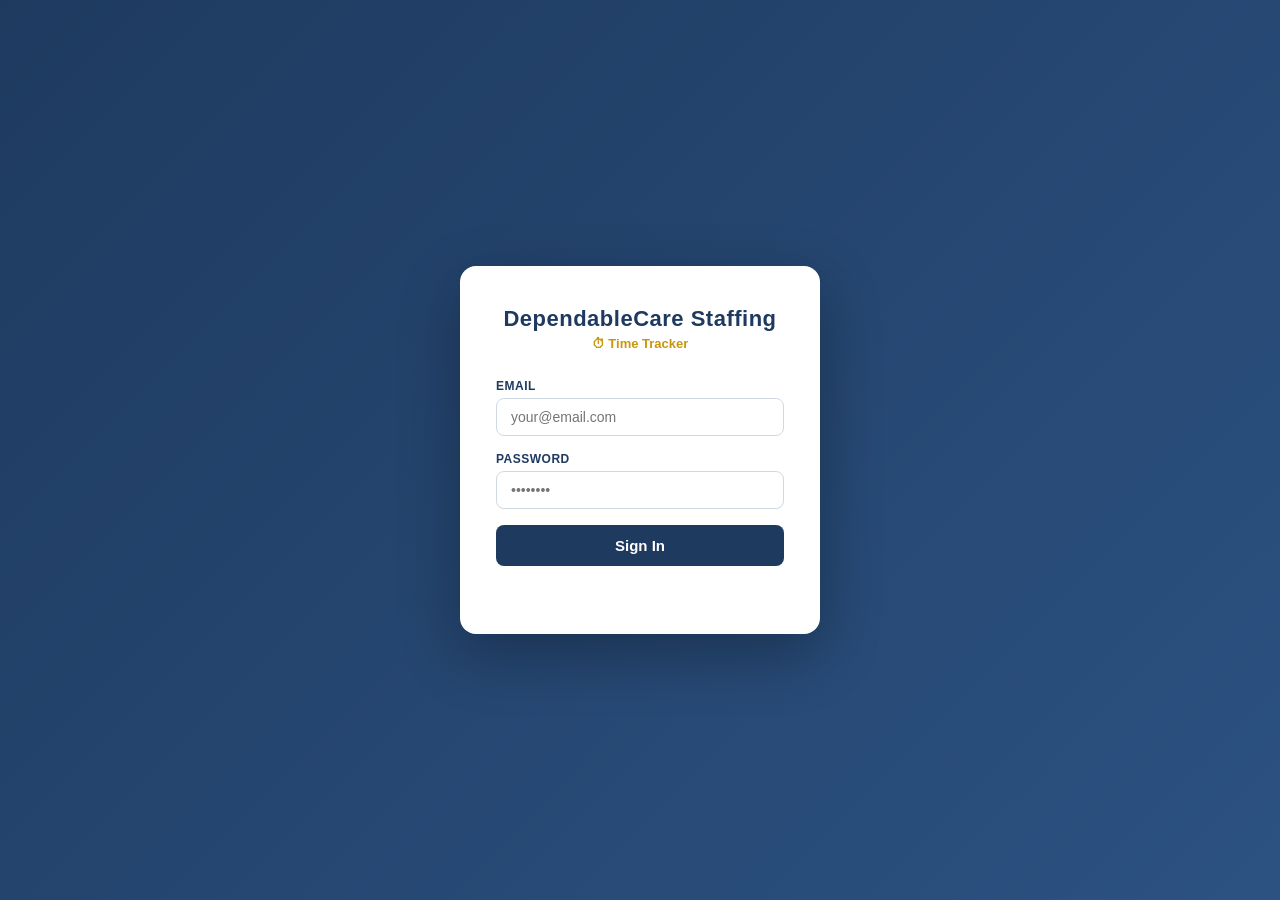
<file: time-tracker.html>
<!DOCTYPE html>
<html lang="en">
<head>
  <meta charset="UTF-8" />
  <meta name="viewport" content="width=device-width, initial-scale=1.0" />
  <title>DCS Time Tracker</title>
  <script src="./supabase.js"></script>
  <style>
    *, *::before, *::after { box-sizing: border-box; margin: 0; padding: 0; }

    :root {
      --blue:       #1E3A5F;
      --blue-mid:   #2C5282;
      --blue-light: #E8F0F8;
      --gold:       #C8960C;
      --gold-light: #FFF8E1;
      --green:      #2E7D32;
      --green-bg:   #E8F5E9;
      --red:        #C62828;
      --red-bg:     #FFEBEE;
      --gray:       #666;
      --border:     #D0D8E4;
      --white:      #FFFFFF;
      --bg:         #F0F4F8;
    }

    body { font-family: 'Segoe UI', Arial, sans-serif; background: var(--bg); color: #222; }

    /* ── LOGIN ── */
    #login-screen {
      /* Hidden by default to prevent flash on each page load.
         JS explicitly sets display:flex when no session is present. */
      display: none; align-items: center; justify-content: center;
      min-height: 100vh; background: linear-gradient(135deg, var(--blue) 0%, var(--blue-mid) 100%);
    }
    .login-card {
      background: var(--white); border-radius: 16px; padding: 40px 36px;
      width: 360px; box-shadow: 0 20px 60px rgba(0,0,0,0.3);
    }
    .login-logo { text-align: center; margin-bottom: 28px; }
    .login-logo h1 { font-size: 22px; color: var(--blue); font-weight: 800; letter-spacing: 0.5px; }
    .login-logo p  { font-size: 13px; color: var(--gold); font-weight: 600; margin-top: 4px; }
    .login-card label { display: block; font-size: 12px; font-weight: 700; color: var(--blue); margin-bottom: 5px; text-transform: uppercase; letter-spacing: 0.5px; }
    .login-card input { width: 100%; padding: 10px 14px; border: 1.5px solid var(--border); border-radius: 8px; font-size: 14px; outline: none; margin-bottom: 16px; transition: border-color 0.2s; }
    .login-card input:focus { border-color: var(--blue); }
    .btn-primary { width: 100%; padding: 12px; background: var(--blue); color: var(--white); border: none; border-radius: 8px; font-size: 15px; font-weight: 700; cursor: pointer; transition: background 0.2s; }
    .btn-primary:hover { background: var(--blue-mid); }
    .login-error { color: var(--red); font-size: 13px; text-align: center; margin-top: 10px; min-height: 18px; }

    /* ── APP SHELL ── */
    #app { display: none; min-height: 100vh; flex-direction: column; }

    header {
      background: var(--blue); color: var(--white);
      display: flex; align-items: center; justify-content: space-between;
      padding: 0 24px; height: 56px; box-shadow: 0 2px 8px rgba(0,0,0,0.2);
      position: sticky; top: 0; z-index: 100;
    }
    .header-brand { display: flex; align-items: center; gap: 10px; }
    .header-brand span.tag { font-size: 10px; background: var(--gold); color: var(--blue); font-weight: 800; padding: 2px 8px; border-radius: 20px; text-transform: uppercase; }
    header h1 { font-size: 17px; font-weight: 800; letter-spacing: 0.3px; }
    .header-right { display: flex; align-items: center; gap: 14px; }
    .header-user { font-size: 13px; opacity: 0.85; }
    .portal-nav { display: flex; gap: 2px; align-items: center; }
    .portal-nav-link {
      display: inline-flex; align-items: center; gap: 4px;
      padding: 6px 11px; border-radius: 6px;
      font-size: 12px; font-weight: 700; text-decoration: none;
      color: rgba(255,255,255,0.75); background: transparent;
      white-space: nowrap; transition: background 0.15s, color 0.15s;
    }
    .portal-nav-link:hover { background: rgba(255,255,255,0.15); color: #fff; }
    .portal-nav-link.active { background: var(--white); color: var(--blue); box-shadow: 0 1px 3px rgba(0,0,0,0.15); }
    .header-clocks { display: flex; gap: 16px; align-items: center; }
    .hdr-clock-block { text-align: center; line-height: 1.2; }
    .hdr-clock-time { font-size: 14px; font-weight: 800; color: var(--white); font-variant-numeric: tabular-nums; }
    .hdr-clock-label { font-size: 9px; color: rgba(255,255,255,0.5); text-transform: uppercase; letter-spacing: 0.5px; }
    .hdr-clock-divider { width: 1px; height: 28px; background: rgba(255,255,255,0.2); }
    /* DST warning banner */
    .dst-banner { display: none; background: #FFF3CD; border-left: 4px solid var(--gold); color: #7B5800; padding: 10px 20px; font-size: 13px; font-weight: 600; align-items: center; gap: 10px; position: sticky; top: 56px; z-index: 99; }
    .dst-banner.show { display: flex; }
    .dst-banner-close { margin-left: auto; background: none; border: none; font-size: 16px; cursor: pointer; color: #7B5800; }
    .btn-logout { background: rgba(255,255,255,0.15); border: none; color: var(--white); padding: 6px 14px; border-radius: 6px; font-size: 12px; font-weight: 700; cursor: pointer; transition: background 0.2s; }
    .btn-logout:hover { background: rgba(255,255,255,0.25); }

    .main-content { flex: 1; padding: 28px 24px; max-width: 1100px; margin: 0 auto; width: 100%; }
    /* News & Alerts ticker — scrolling strip mirroring the Home board */
    .alerts-ticker { display: flex; align-items: center; gap: 0; background: var(--white); border: 1px solid var(--border); border-radius: 10px; padding: 0 6px 0 12px; height: 38px; margin-bottom: 18px; box-shadow: 0 2px 8px rgba(0,0,0,0.05); overflow: hidden; }
    .alerts-ticker[hidden] { display: none; }
    .ticker-label { flex: 0 0 auto; font-size: 11px; font-weight: 800; color: var(--blue); text-transform: uppercase; letter-spacing: 0.5px; padding-right: 12px; margin-right: 4px; border-right: 1px solid var(--border); }
    .ticker-viewport { flex: 1; min-width: 0; overflow: hidden; }
    .ticker-track { display: inline-flex; align-items: center; width: max-content; animation: tk-scroll 60s linear infinite; will-change: transform; }
    .alerts-ticker:hover .ticker-track { animation-play-state: paused; }
    @keyframes tk-scroll { from { transform: translateX(0); } to { transform: translateX(-50%); } }
    .tk-item { display: inline-flex; align-items: center; gap: 7px; padding: 0 4px; font-size: 12.5px; white-space: nowrap; }
    .tk-icon { font-size: 13px; }
    .tk-name { font-weight: 800; color: #1e2d4a; }
    .tk-disc { font-size: 9px; font-weight: 800; color: #fff; padding: 1px 6px; border-radius: 8px; letter-spacing: 0.3px; }
    .tk-msg  { color: var(--gray); }
    .tk-when { font-size: 11px; font-weight: 800; padding: 1px 8px; border-radius: 9px; }
    .tk-when.tk-red   { background: #fee2e2; color: #b91c1c; }
    .tk-when.tk-amber { background: #fef3c7; color: #92400e; }
    .tk-when.tk-green { background: #d1fae5; color: #065f46; }
    .tk-when.tk-blue  { background: #dbeafe; color: #1e40af; }
    .tk-sep  { color: var(--border); padding: 0 14px; font-weight: 800; }
    @media (prefers-reduced-motion: reduce) {
      .ticker-track { animation: none; }
      .ticker-viewport { overflow-x: auto; }
    }

    /* ── TABS (admin) ── */
    .tab-bar { display: flex; gap: 4px; margin-bottom: 24px; border-bottom: 2px solid var(--border); }
    .tab-btn { padding: 10px 20px; font-size: 14px; font-weight: 600; color: var(--gray); background: none; border: none; border-bottom: 3px solid transparent; margin-bottom: -2px; cursor: pointer; transition: all 0.2s; }
    .tab-btn:hover { color: var(--blue); }
    .tab-btn.active { color: var(--blue); border-bottom-color: var(--gold); }
    .tab-panel { display: none; }
    .tab-panel.active { display: block; }

    /* ── CARDS ── */
    .card { background: var(--white); border-radius: 12px; padding: 24px; box-shadow: 0 2px 8px rgba(0,0,0,0.07); }
    .card-title { font-size: 13px; font-weight: 700; color: var(--gray); text-transform: uppercase; letter-spacing: 0.5px; margin-bottom: 8px; }

    /* ── STAFF VIEW ── */
    #staff-view { max-width: 1040px; margin: 0 auto; }
    /* Two-column dashboard: clock + stats in a left rail, the work on the right. */
    .staff-layout { display: grid; grid-template-columns: 340px 1fr; gap: 20px; align-items: start; }
    .staff-rail   { display: flex; flex-direction: column; gap: 16px; position: sticky; top: 20px; }
    .staff-main   { min-width: 0; }   /* let the timesheet table shrink instead of blowing out the grid */
    .staff-rail .clock-card { padding: 26px 16px; }
    .staff-rail .clock-time-big { font-size: 38px; }
    @media (max-width: 860px) {
      .staff-layout { grid-template-columns: 1fr; }
      .staff-rail   { position: static; }
    }

    .clock-card { text-align: center; padding: 36px 24px; }
    /* Mini live-status board (team presence) — dark mini-HUD in the staff rail */
    .mini-hud { background: #14233f; border-radius: 12px; padding: 14px 14px 10px; box-shadow: 0 2px 8px rgba(0,0,0,0.12); }
    .mini-hud-head { display: flex; align-items: center; justify-content: space-between; margin-bottom: 8px; }
    .mini-hud-title { font-size: 12px; font-weight: 800; letter-spacing: 0.8px; text-transform: uppercase; color: #fff; }
    .mini-hud-count { font-size: 11px; font-weight: 800; color: #81C784; }
    .mini-hud-list { max-height: 300px; overflow-y: auto; }
    .mh-row { display: flex; align-items: center; gap: 9px; padding: 6px 0; border-top: 1px solid rgba(255,255,255,0.07); }
    .mh-row:first-child { border-top: none; }
    .mh-av { width: 26px; height: 26px; border-radius: 50%; display: flex; align-items: center; justify-content: center; font-size: 11px; font-weight: 800; flex-shrink: 0; }
    .mh-row.in  .mh-av { background: #1d3a29; color: #81C784; box-shadow: 0 0 0 2px #4CAF50; }
    .mh-row.out .mh-av { background: #2a3a57; color: rgba(255,255,255,0.45); }
    .mh-name { flex: 1; min-width: 0; font-size: 12.5px; font-weight: 600; color: rgba(255,255,255,0.92); white-space: nowrap; overflow: hidden; text-overflow: ellipsis; }
    .mh-row.out .mh-name { color: rgba(255,255,255,0.42); font-weight: 500; }
    .mh-dur { font-size: 12.5px; font-weight: 800; color: #fff; font-variant-numeric: tabular-nums; flex-shrink: 0; }
    .mh-out-lbl { font-size: 10px; font-weight: 800; letter-spacing: 0.5px; color: rgba(255,255,255,0.28); text-transform: uppercase; flex-shrink: 0; }
    .mini-hud-foot { font-size: 10px; color: rgba(255,255,255,0.3); margin-top: 8px; text-align: center; }
    .mini-hud-empty { font-size: 12px; color: rgba(255,255,255,0.4); padding: 12px 0; text-align: center; }
    .clock-status { font-size: 14px; font-weight: 700; text-transform: uppercase; letter-spacing: 1px; margin-bottom: 8px; }
    .clock-status.in  { color: var(--green); }
    .clock-status.out { color: var(--gray); }
    .clock-since { font-size: 13px; color: var(--gray); margin-bottom: 28px; min-height: 20px; }
    .clock-time-big { font-size: 48px; font-weight: 800; color: var(--blue); letter-spacing: -1px; margin-bottom: 6px; }
    .clock-date-line { font-size: 13px; color: var(--gray); margin-bottom: 28px; }

    .btn-clock {
      width: 180px; height: 180px; border-radius: 50%; border: none;
      font-size: 20px; font-weight: 800; color: var(--white); cursor: pointer;
      transition: transform 0.15s, box-shadow 0.2s;
      box-shadow: 0 8px 24px rgba(0,0,0,0.2);
      display: inline-flex; align-items: center; justify-content: center; flex-direction: column; gap: 4px;
    }
    .btn-clock:hover { transform: scale(1.04); }
    .btn-clock:active { transform: scale(0.97); }
    .btn-clock.clocked-out { background: linear-gradient(135deg, var(--green) 0%, #43A047 100%); }
    .btn-clock.clocked-in  { background: linear-gradient(135deg, var(--red) 0%, #E53935 100%); }
    .btn-clock .clock-icon { font-size: 32px; }

    .stats-grid { display: grid; grid-template-columns: 1fr 1fr; gap: 14px; margin-top: 20px; }
    .stat-box { background: var(--white); border-radius: 10px; padding: 18px; text-align: center; box-shadow: 0 2px 6px rgba(0,0,0,0.06); }
    .stat-label { font-size: 11px; font-weight: 700; color: var(--gray); text-transform: uppercase; letter-spacing: 0.5px; margin-bottom: 6px; }
    .stat-value { font-size: 28px; font-weight: 800; color: var(--blue); }
    .stat-sub   { font-size: 11px; color: var(--gray); margin-top: 2px; }

    .recent-title { font-size: 14px; font-weight: 700; color: var(--blue); margin: 24px 0 12px; }
    .entry-row { background: var(--white); border-radius: 8px; padding: 12px 16px; margin-bottom: 8px; display: flex; align-items: center; justify-content: space-between; box-shadow: 0 1px 4px rgba(0,0,0,0.06); }
    .entry-date { font-size: 12px; font-weight: 700; color: var(--blue); }
    .entry-times { font-size: 12px; color: var(--gray); margin-top: 2px; }
    .entry-hours { font-size: 15px; font-weight: 800; color: var(--blue); }
    .entry-manual { font-size: 10px; color: var(--gold); font-weight: 700; background: var(--gold-light); padding: 2px 6px; border-radius: 4px; margin-top: 2px; }

    /* ── ADMIN DASHBOARD ── */
    .period-header { display: flex; align-items: center; gap: 12px; margin-bottom: 20px; flex-wrap: wrap; }
    .period-label { font-size: 16px; font-weight: 800; color: var(--blue); }
    .period-sub { font-size: 12px; color: var(--gray); }
    .btn-period { background: var(--blue-light); border: none; color: var(--blue); padding: 6px 14px; border-radius: 6px; font-size: 13px; font-weight: 700; cursor: pointer; }
    .btn-period:hover { background: var(--border); }

    .staff-grid { display: grid; grid-template-columns: repeat(auto-fill, minmax(200px, 1fr)); gap: 14px; }
    .staff-card { background: var(--white); border-radius: 10px; padding: 18px; box-shadow: 0 2px 8px rgba(0,0,0,0.07); border-left: 4px solid var(--border); }
    .staff-card.active-now { border-left-color: var(--green); }
    .needs-setup-banner { grid-column: 1 / -1; background: #fdf0c8; color: #8a5a00; border: 1px solid #f0c060; border-radius: 8px; padding: 10px 14px; font-size: 13px; font-weight: 700; margin-bottom: 4px; }
    .needs-setup-banner strong { color: #6f4500; }
    .staff-card.needs-setup { background: #fffbf2; border-left-color: #f0c060; box-shadow: 0 1px 4px rgba(240, 192, 96, 0.18); }
    .staff-card.needs-setup .needs-setup-sub { font-size: 11px; color: var(--gray); margin-top: 4px; }
    .btn-clockout-admin { width: 100%; margin-top: 12px; padding: 7px; background: var(--red-bg); border: 1.5px solid var(--red); color: var(--red); border-radius: 7px; font-size: 12px; font-weight: 800; cursor: pointer; transition: all 0.2s; }
    .btn-clockout-admin:hover { background: var(--red); color: var(--white); }
    .btn-delete-entry { width: 100%; margin-top: 6px; padding: 6px; background: #FFF; border: 1.5px solid #ccc; color: #999; border-radius: 7px; font-size: 11px; font-weight: 700; cursor: pointer; transition: all 0.2s; }
    .btn-delete-entry:hover { border-color: var(--red); color: var(--red); background: var(--red-bg); }
    .btn-view-shifts { width: 100%; margin-top: 6px; padding: 6px; background: var(--blue-light); border: 1.5px solid var(--blue); color: var(--blue); border-radius: 7px; font-size: 11px; font-weight: 700; cursor: pointer; transition: all 0.2s; }
    .btn-view-shifts:hover { background: var(--blue); color: var(--white); }

    /* Shifts modal */
    .shifts-modal { background: var(--white); border-radius: 14px; padding: 28px; width: 820px; max-width: 96vw; max-height: 85vh; overflow-y: auto; box-shadow: 0 20px 60px rgba(0,0,0,0.25); }
    .shifts-table { width: 100%; border-collapse: collapse; font-size: 13px; margin-top: 16px; table-layout: fixed; }
    .shifts-table th { background: var(--blue); color: var(--white); padding: 9px 12px; text-align: left; font-size: 11px; text-transform: uppercase; letter-spacing: 0.5px; white-space: nowrap; }
    .shifts-table td { padding: 10px 12px; border-bottom: 1px solid var(--border); vertical-align: middle; overflow: hidden; }
    .shifts-table col.col-date  { width: 100px; }
    .shifts-table col.col-time  { width: 110px; }
    .shifts-table col.col-hrs   { width: 70px; }
    .shifts-table col.col-type  { width: 70px; }
    .shifts-table col.col-act   { width: 140px; }
    .shifts-table tr.viewing td { background: var(--white); }
    .shifts-table tr.editing td { background: #F8FAFF; }
    .shift-edit-btn   { padding: 5px 12px; background: var(--blue-light); border: 1px solid var(--blue); color: var(--blue); border-radius: 5px; font-size: 11px; font-weight: 700; cursor: pointer; margin-right: 4px; white-space: nowrap; }
    .shift-delete-btn { padding: 5px 12px; background: var(--red-bg); border: 1px solid var(--red); color: var(--red); border-radius: 5px; font-size: 11px; font-weight: 700; cursor: pointer; white-space: nowrap; }
    .shift-edit-btn:hover   { background: var(--blue); color: var(--white); }
    .shift-delete-btn:hover { background: var(--red); color: var(--white); }
    .inline-input { padding: 5px 8px; border: 1.5px solid var(--blue); border-radius: 5px; font-size: 12px; width: 100%; box-sizing: border-box; }
    .shift-save-btn   { padding: 5px 12px; background: var(--green); border: none; color: var(--white); border-radius: 5px; font-size: 11px; font-weight: 700; cursor: pointer; margin-right: 4px; white-space: nowrap; }
    .shift-cancel-btn { padding: 5px 10px; background: #eee; border: none; color: #666; border-radius: 5px; font-size: 11px; font-weight: 700; cursor: pointer; white-space: nowrap; }
    .open-entry-badge { display: inline-block; font-size: 10px; background: var(--green-bg); color: var(--green); font-weight: 700; padding: 2px 6px; border-radius: 4px; margin-left: 4px; }
    .edit-row-form { background: #F0F5FF; border-bottom: 2px solid var(--blue); }
    .edit-row-form td { padding: 12px; }
    .edit-form-grid { display: flex; gap: 12px; align-items: flex-end; flex-wrap: wrap; }
    .edit-form-group { display: flex; flex-direction: column; gap: 4px; }
    .edit-form-group label { font-size: 10px; font-weight: 700; color: var(--blue); text-transform: uppercase; }
    .edit-form-group input { padding: 6px 10px; border: 1.5px solid var(--blue); border-radius: 6px; font-size: 13px; width: 130px; }
    .staff-name { font-size: 15px; font-weight: 800; color: var(--blue); }
    .staff-badge { display: inline-block; font-size: 10px; font-weight: 700; padding: 2px 8px; border-radius: 10px; margin: 4px 0 10px; text-transform: uppercase; }
    .staff-badge.in  { background: var(--green-bg); color: var(--green); }
    .staff-badge.out { background: #F5F5F5; color: var(--gray); }
    .staff-stat { display: flex; justify-content: space-between; font-size: 12px; margin-bottom: 4px; }
    .staff-stat span:first-child { color: var(--gray); }
    .staff-stat span:last-child  { font-weight: 700; color: var(--blue); }

    /* ── PAY PERIOD TABLE ── */
    .pay-table { width: 100%; border-collapse: collapse; font-size: 13px; }
    .pay-table th { background: var(--blue); color: var(--white); padding: 10px 14px; text-align: left; font-size: 11px; text-transform: uppercase; letter-spacing: 0.5px; }
    .pay-table td { padding: 11px 14px; border-bottom: 1px solid var(--border); }
    .pay-table tr:hover td { background: var(--blue-light); }
    .pay-table .total-row td { font-weight: 800; background: var(--gold-light); border-top: 2px solid var(--gold); }
    .pay-table .name-cell { font-weight: 700; color: var(--blue); }
    /* Inline manual-hours entry in the Pay Period table */
    .inline-hours { width: 64px; padding: 5px 8px; border: 1.5px solid var(--border); border-radius: 6px; font-size: 13px; font-weight: 700; text-align: right; background: var(--white); }
    .inline-hours:focus { border-color: var(--blue); outline: none; box-shadow: 0 0 0 3px var(--blue-light); }
    .inline-hours:disabled { opacity: 0.5; }
    /* Wise payment-memo copy button (PH rows) */
    .wise-memo-copy { margin-left: 6px; padding: 2px 6px; border: 1px solid var(--border); border-radius: 5px; background: var(--white); font-size: 12px; line-height: 1; cursor: pointer; vertical-align: middle; }
    .wise-memo-copy:hover { border-color: var(--blue); background: var(--blue-light); }
    .wise-memo-copy:active { transform: translateY(1px); }
    /* Adjustment sub-rows (bonus / reimbursement under each person) */
    .pay-table tr.adj-subrow td { background: #FBFCFE; border-bottom: 1px solid var(--border); }
    .pay-table tr.adj-subrow:hover td { background: #F4F8FF; }
    .pay-table .adj-name { font-weight: 600; color: var(--gray); font-size: 12px; padding-left: 22px; }
    /* .pp-approve-btn shares the dashed-pill look but is deliberately a
       SEPARATE class: the pay-table tbody has a delegated click handler
       that opens the Add Adjustment modal for any .add-adj-btn, and the
       row's ✓ Approve button once borrowed that class for styling — so
       approving a timesheet ALSO popped the adjustment modal. */
    .add-adj-btn, .pp-approve-btn { padding: 3px 10px; border: 1px dashed var(--border); border-radius: 12px; background: var(--white); font-size: 11px; font-weight: 700; color: var(--blue); cursor: pointer; }
    .ts-view-btn { padding: 2px 7px; border: 1px solid var(--border); border-radius: 10px; background: var(--white); font-size: 12px; line-height: 1; cursor: pointer; vertical-align: middle; }
    .ts-view-btn:hover { background: #EEF4FB; border-color: var(--blue); }
    .add-adj-btn:hover, .pp-approve-btn:hover { border-color: var(--blue); background: var(--blue-light); }
    .receipt-link { text-decoration: none; font-size: 12px; }
    .adj-row-controls { float: right; display: inline-flex; gap: 4px; opacity: 0.55; transition: opacity 0.15s; }
    .pay-table tr.adj-subrow:hover .adj-row-controls { opacity: 1; }
    .adj-edit-btn, .adj-del-btn { padding: 1px 6px; border: 1px solid var(--border); border-radius: 4px; background: var(--white); font-size: 11px; line-height: 1; cursor: pointer; }
    .adj-edit-btn:hover { border-color: var(--blue); background: var(--blue-light); }
    .adj-del-btn:hover  { border-color: var(--red);  background: var(--red-bg); color: var(--red); }
    /* My Timesheet (staff self-entry) */
    .timesheet-card { padding: 18px; margin-top: 16px; }
    .timesheet-card .ts-header { display: flex; justify-content: space-between; align-items: center; gap: 12px; flex-wrap: wrap; margin-bottom: 6px; }
    .timesheet-card h3 { margin: 0; color: var(--blue); font-size: 16px; }
    .ts-nav { display: flex; gap: 6px; align-items: center; font-size: 13px; }
    .ts-period-label { font-weight: 700; color: var(--blue); min-width: 140px; text-align: center; }
    .ts-status { font-size: 12px; color: var(--gray); margin-bottom: 10px; display: flex; flex-wrap: wrap; align-items: center; gap: 10px; }
    .ts-saved-line { color: var(--gray); }
    .ts-badge { display: inline-flex; align-items: center; gap: 6px; padding: 4px 10px; border-radius: 12px; font-size: 11px; font-weight: 800; letter-spacing: 0.3px; text-transform: uppercase; }
    .ts-badge-draft     { background: #F1F5F9; color: var(--gray); border: 1px dashed var(--border); }
    .ts-badge-submitted { background: #FEF3C7; color: #92400E; }
    .ts-badge-approved  { background: var(--green-bg); color: var(--green); }
    .ts-badge-rejected  { background: var(--red-bg);   color: var(--red); text-transform: none; letter-spacing: 0; }
    /* Submission deadline countdown banner (My Timesheet) */
    .ts-deadline { font-size: 12.5px; font-weight: 700; padding: 8px 12px; border-radius: 8px; margin-bottom: 10px; display: flex; align-items: center; gap: 8px; border: 1px solid transparent; }
    .ts-deadline:empty { display: none; }   /* no stray padded box before first render */
    .ts-deadline .ts-dl-icon { font-size: 14px; line-height: 1; }
    .ts-dl-info   { background: #EFF6FF; color: #1E40AF; border-color: #BFDBFE; }
    .ts-dl-soon   { background: #FEFCE8; color: #854D0E; border-color: #FDE68A; }
    .ts-dl-urgent { background: #FFF7ED; color: #9A3412; border-color: #FDBA74; }
    .ts-dl-over   { background: #FEF2F2; color: #991B1B; border-color: #FCA5A5; }
    .ts-dl-ok     { background: #F0FDF4; color: #166534; border-color: #BBF7D0; }
    /* Pay-period submission pill (used on Dashboard cards, Pay Period rows, Shifts modal) */
    .pps-pill { display: inline-flex; align-items: center; gap: 4px; padding: 2px 9px; border-radius: 11px; font-size: 10px; font-weight: 800; letter-spacing: 0.4px; text-transform: uppercase; }
    .pps-draft     { background: #F1F5F9; color: var(--gray); border: 1px dashed var(--border); }
    .pps-submitted { background: #FEF3C7; color: #92400E; }
    .pps-approved  { background: var(--green-bg); color: var(--green); }
    .pps-rejected  { background: var(--red-bg);   color: var(--red); }
    .pps-approve-card-btn { margin-top: 8px; padding: 6px 12px; background: var(--green); color: var(--white); border: none; border-radius: 5px; font-size: 12px; font-weight: 800; cursor: pointer; width: 100%; }
    .pps-approve-card-btn:hover { filter: brightness(0.95); }
    .ts-table { width: 100%; border-collapse: collapse; font-size: 13px; }
    .ts-table th { background: var(--blue); color: var(--white); padding: 7px 10px; text-align: left; font-size: 11px; text-transform: uppercase; letter-spacing: 0.3px; }
    .ts-table td { padding: 5px 8px; border-bottom: 1px solid var(--border); vertical-align: middle; }
    .ts-row.weekend td { background: #FAFAFC; color: var(--gray); }
    .ts-row .ts-day  { font-weight: 700; color: var(--blue); width: 64px; }
    .ts-row.weekend .ts-day { color: var(--gray); }
    .ts-row .ts-date { width: 60px; color: var(--gray); }
    .ts-hour-input { width: 64px; padding: 4px 8px; border: 1.5px solid var(--border); border-radius: 5px; font-size: 13px; font-weight: 700; text-align: right; background: var(--white); }
    .ts-hour-input:focus { border-color: var(--blue); outline: none; box-shadow: 0 0 0 2px var(--blue-light); }
    .ts-note-input { width: 100%; padding: 4px 8px; border: 1px solid var(--border); border-radius: 5px; font-size: 12px; background: var(--white); }
    .ts-note-input:focus { border-color: var(--blue); outline: none; }
    .ts-auto-hint { font-size: 10px; color: var(--gray); margin-top: 2px; letter-spacing: 0.2px; }
    /* Admin timesheet redline — before→after markup on admin edits */
    .ats-redline { font-size: 10.5px; margin-top: 3px; color: var(--gray); white-space: nowrap; }
    .ats-redline s { color: #9ca3af; }
    .ats-revert-btn { border: 1px solid #f3c0c0; background: #fdf2f2; color: var(--red); border-radius: 5px; font-size: 10px; font-weight: 800; padding: 0 6px; cursor: pointer; margin-right: 4px; }
    .ats-clear-btn { border: 1px solid var(--border); background: var(--white); color: #9ca3af; border-radius: 5px; font-size: 10px; font-weight: 800; padding: 2px 7px; cursor: pointer; }
    .ats-clear-btn:hover { border-color: var(--red); color: var(--red); }
    .ats-note-wrap { display: flex; gap: 6px; align-items: center; }
    .ats-note-wrap .ts-note-input { flex: 1; }
    .ts-auto-hint.struck { text-decoration: line-through; color: #B45309; font-weight: 700; }
    /* Forgotten clock-out: a shift over the 10h cap. Counted at the cap; flagged so an admin fixes it. */
    .ts-cap-warn { font-size: 10px; color: #b91c1c; font-weight: 800; margin-top: 2px; cursor: help; }
    .shift-cap-warn { color: #b91c1c; font-weight: 800; cursor: help; }
    .ts-absence { width: 140px; }
    .ts-absence-select { width: 130px; padding: 4px 6px; border: 1.5px solid var(--border); border-radius: 5px; font-size: 12px; font-weight: 600; background: var(--white); color: var(--text); }
    .ts-absence-select:focus { border-color: var(--blue); outline: none; }
    /* A time-off day needs a reason — the Notes field turns required until filled. */
    .ts-note-required { border-color: #dc2626 !important; background: #fef2f2; }
    .ts-note-required::placeholder { color: #dc2626; font-weight: 700; opacity: 1; }
    .ts-row.ts-row-off td { background: #FFF7ED; }                    /* amber tint for days off  */
    .ts-row.weekend.ts-row-off td { background: #FFF1DF; }             /* slightly stronger if weekend + off */
    .ts-row.ts-row-off .ts-day { color: #B45309; }                     /* amber-700 */
    .ts-total-row td { background: var(--gold-light); font-weight: 800; padding: 8px 10px; border-top: 2px solid var(--gold); border-bottom: none; }
    .ts-submit-btn { display: block; margin: 14px 0 0 auto; padding: 10px 26px; background: linear-gradient(135deg, var(--blue) 0%, #1B3F75 100%); color: var(--white); border: none; border-radius: 7px; font-size: 13px; font-weight: 800; cursor: pointer; transition: transform 0.15s, box-shadow 0.15s; }
    .ts-submit-btn:hover { transform: translateY(-1px); box-shadow: 0 6px 14px rgba(11,46,99,0.25); }
    .ts-submit-btn:disabled { opacity: 0.6; cursor: not-allowed; transform: none; }
    /* Save (draft) + unsaved-changes affordances on the timesheet */
    .ts-actions { display: flex; align-items: center; gap: 10px; margin-top: 14px; flex-wrap: wrap; }
    .ts-actions .ts-submit-btn { margin: 0; }
    .ts-unsaved { margin-right: auto; font-size: 12px; font-weight: 800; color: #B45309; display: inline-flex; align-items: center; gap: 5px; }
    .ts-unsaved[hidden] { display: none; }
    .ts-save-btn { padding: 10px 22px; background: var(--white); color: var(--blue); border: 1.5px solid var(--blue); border-radius: 7px; font-size: 13px; font-weight: 800; cursor: pointer; transition: background 0.15s; }
    .ts-save-btn:not(:disabled):hover { background: #EEF4FB; }
    .ts-save-btn:disabled { opacity: 0.45; cursor: not-allowed; }
    /* Pay Period sort/filter toolbar */
    .pp-toolbar { display: flex; gap: 10px; align-items: center; flex-wrap: wrap; margin-bottom: 12px; }
    .pp-toolbar-label { font-size: 11px; font-weight: 700; color: var(--gray); text-transform: uppercase; letter-spacing: 0.5px; margin-left: 4px; }
    .pp-toolbar-hint { font-size: 11px; color: var(--gray); margin-left: auto; }
    .pp-search { padding: 8px 12px; border: 1.5px solid var(--border); border-radius: 7px; font-size: 13px; min-width: 220px; }
    .pp-search:focus { border-color: var(--blue); outline: none; }
    .pp-chip { padding: 6px 14px; border: 1.5px solid var(--border); border-radius: 16px; background: var(--white); font-size: 12px; font-weight: 700; color: var(--gray); cursor: pointer; transition: all 0.15s; }
    .pp-chip:hover { border-color: var(--blue); color: var(--blue); }
    .pp-chip.active { background: var(--blue); border-color: var(--blue); color: var(--white); }
    .adj-chip { display: inline-block; font-size: 11px; padding: 1px 6px; border-radius: 4px; margin: 1px; }
    .adj-pos { background: var(--green-bg); color: var(--green); }
    .adj-neg { background: var(--red-bg); color: var(--red); }

    .export-bar { display: flex; gap: 10px; margin-bottom: 18px; align-items: center; flex-wrap: wrap; }
    .btn-secondary { padding: 8px 18px; background: var(--white); border: 1.5px solid var(--blue); color: var(--blue); border-radius: 7px; font-size: 13px; font-weight: 700; cursor: pointer; transition: all 0.2s; }
    .btn-secondary:hover { background: var(--blue-light); }
    .btn-gold { padding: 8px 18px; background: var(--gold); border: none; color: var(--white); border-radius: 7px; font-size: 13px; font-weight: 700; cursor: pointer; }
    .btn-gold:hover { opacity: 0.9; }

    /* ── SETTINGS ── */
    .settings-grid { display: grid; gap: 14px; }
    .setting-row { background: var(--white); border-radius: 10px; padding: 18px 20px; display: flex; align-items: center; gap: 16px; flex-wrap: wrap; box-shadow: 0 1px 4px rgba(0,0,0,0.06); }
    .setting-row input, .setting-row select { padding: 8px 12px; border: 1.5px solid var(--border); border-radius: 6px; font-size: 13px; outline: none; }
    .setting-row input:focus, .setting-row select:focus { border-color: var(--blue); }
    .setting-row .s-name { font-weight: 800; color: var(--blue); width: 100px; font-size: 14px; }
    .setting-row .s-name-input { font-weight: 800; color: var(--blue); width: 150px; font-size: 14px; padding: 8px 10px; border: 1.5px solid var(--border); border-radius: 6px; outline: none; }
    .setting-row .s-name-input:focus { border-color: var(--blue); }
    .setting-row label { font-size: 11px; color: var(--gray); font-weight: 700; text-transform: uppercase; }
    .setting-group { display: flex; flex-direction: column; gap: 4px; }
    .btn-save-staff { padding: 7px 16px; background: var(--blue); color: var(--white); border: none; border-radius: 6px; font-size: 12px; font-weight: 700; cursor: pointer; }

    /* ── MODAL ── */
    .modal-overlay { display: none; position: fixed; inset: 0; background: rgba(0,0,0,0.4); z-index: 500; align-items: center; justify-content: center; }
    .modal-overlay.open { display: flex; }
    .modal { background: var(--white); border-radius: 14px; padding: 28px; width: 420px; max-width: 95vw; box-shadow: 0 20px 60px rgba(0,0,0,0.25); }
    .modal h2 { font-size: 18px; color: var(--blue); margin-bottom: 20px; }
    .form-group { margin-bottom: 14px; }
    .form-group label { display: block; font-size: 11px; font-weight: 700; color: var(--blue); text-transform: uppercase; letter-spacing: 0.5px; margin-bottom: 5px; }
    .form-group input, .form-group select, .form-group textarea { width: 100%; padding: 9px 12px; border: 1.5px solid var(--border); border-radius: 7px; font-size: 13px; outline: none; font-family: inherit; }
    .form-group input:focus, .form-group select:focus, .form-group textarea:focus { border-color: var(--blue); }
    .modal-btns { display: flex; gap: 10px; margin-top: 20px; }
    .btn-cancel { flex: 1; padding: 10px; background: #F5F5F5; border: none; border-radius: 7px; font-size: 14px; font-weight: 700; cursor: pointer; color: var(--gray); }
    .btn-confirm { flex: 2; padding: 10px; background: var(--blue); color: var(--white); border: none; border-radius: 7px; font-size: 14px; font-weight: 700; cursor: pointer; }

    /* ── HUD ── */
    #tab-hud { background: #0D1B2A; min-height: calc(100vh - 120px); padding: 24px; border-radius: 12px; }
    .hud-header { display: flex; align-items: center; justify-content: space-between; margin-bottom: 28px; }
    .hud-title { font-size: 22px; font-weight: 900; color: var(--white); letter-spacing: 1px; }
    .hud-clock { font-size: 28px; font-weight: 800; color: var(--gold); font-variant-numeric: tabular-nums; }
    .hud-date  { font-size: 13px; color: rgba(255,255,255,0.5); text-align: right; }
    .hud-grid  { display: grid; grid-template-columns: repeat(auto-fill, minmax(180px, 1fr)); gap: 20px; }

    .hud-card {
      background: rgba(255,255,255,0.05);
      border: 2px solid rgba(255,255,255,0.08);
      border-radius: 16px; padding: 24px 16px;
      text-align: center; transition: all 0.4s;
      position: relative; overflow: hidden;
    }
    .hud-card.clocked-in {
      background: rgba(46,125,50,0.15);
      border-color: rgba(76,175,80,0.5);
      box-shadow: 0 0 24px rgba(76,175,80,0.2);
    }
    .hud-card.clocked-out {
      opacity: 0.55;
    }
    .hud-photo-wrap {
      width: 90px; height: 90px; border-radius: 50%;
      margin: 0 auto 14px; position: relative;
      border: 3px solid rgba(255,255,255,0.1);
      overflow: hidden; background: rgba(255,255,255,0.08);
    }
    .hud-card.clocked-in .hud-photo-wrap {
      border-color: #4CAF50;
      box-shadow: 0 0 0 4px rgba(76,175,80,0.25);
    }
    .hud-photo { width: 100%; height: 100%; object-fit: cover; border-radius: 50%; }
    .hud-initials {
      width: 100%; height: 100%; display: flex; align-items: center; justify-content: center;
      font-size: 28px; font-weight: 900; color: rgba(255,255,255,0.7);
    }
    .hud-name { font-size: 15px; font-weight: 800; color: var(--white); margin-bottom: 6px; }
    .hud-status-dot {
      display: inline-block; width: 8px; height: 8px; border-radius: 50%;
      margin-right: 5px; vertical-align: middle;
    }
    .hud-status-dot.in  { background: #4CAF50; box-shadow: 0 0 6px #4CAF50; }
    .hud-status-dot.out { background: #666; }
    .hud-status-text { font-size: 12px; font-weight: 700; color: rgba(255,255,255,0.6); }
    .hud-card.clocked-in .hud-status-text { color: #81C784; }
    .hud-duration { font-size: 26px; font-weight: 900; color: var(--white); margin-top: 10px; font-variant-numeric: tabular-nums; }
    .hud-since { font-size: 11px; color: rgba(255,255,255,0.4); margin-top: 3px; }
    .hud-period-hrs { font-size: 11px; color: rgba(255,255,255,0.35); margin-top: 8px; }
    .hud-refresh { font-size: 11px; color: rgba(255,255,255,0.3); margin-top: 20px; text-align: center; }

    /* 10h warning banner */
    .hrs-warning { display: none; background: #FFF3CD; border-left: 4px solid var(--gold); color: #7B5800; padding: 10px 16px; border-radius: 8px; font-size: 13px; font-weight: 700; margin-bottom: 14px; }
    .hrs-warning.show { display: block; }

    /* Photo upload */
    .photo-upload-btn { padding: 5px 12px; background: var(--blue-light); border: 1.5px solid var(--blue); color: var(--blue); border-radius: 6px; font-size: 11px; font-weight: 700; cursor: pointer; }
    .photo-preview { width: 36px; height: 36px; border-radius: 50%; object-fit: cover; border: 2px solid var(--border); vertical-align: middle; }
    .photo-initials-sm { width: 36px; height: 36px; border-radius: 50%; background: var(--blue-light); display: inline-flex; align-items: center; justify-content: center; font-size: 13px; font-weight: 800; color: var(--blue); vertical-align: middle; }

    /* ── SQL SETUP BOX ── */

    /* ── MISC ── */
    .spinner { display: inline-block; width: 18px; height: 18px; border: 3px solid rgba(255,255,255,0.4); border-top-color: var(--white); border-radius: 50%; animation: spin 0.7s linear infinite; vertical-align: middle; }
    @keyframes spin { to { transform: rotate(360deg); } }
    .toast { position: fixed; bottom: 24px; right: 24px; background: var(--blue); color: var(--white); padding: 12px 20px; border-radius: 8px; font-size: 13px; font-weight: 600; box-shadow: 0 4px 16px rgba(0,0,0,0.2); z-index: 999; opacity: 0; transition: opacity 0.3s; pointer-events: none; }
    .toast.show { opacity: 1; }
    .no-data { text-align: center; padding: 40px; color: var(--gray); font-size: 14px; }
    .section-hdr { font-size: 18px; font-weight: 800; color: var(--blue); margin-bottom: 16px; }
    .chip-green { background: var(--green-bg); color: var(--green); font-size: 11px; font-weight: 700; padding: 2px 8px; border-radius: 10px; }
    .chip-red   { background: var(--red-bg); color: var(--red); font-size: 11px; font-weight: 700; padding: 2px 8px; border-radius: 10px; }

    @media (max-width: 600px) {
      .main-content { padding: 16px; }
      .stats-grid { grid-template-columns: 1fr 1fr; }
      .staff-grid  { grid-template-columns: 1fr; }
      header h1 { font-size: 14px; }
    }
    /* In iframe shell: hide the entire in-page header (the shell has its own
       brand/nav/user-chip/sign-out). Header lives inside #app, not directly
       under body. The clocks live in this header — if coordinators miss
       them, we can surface them elsewhere later. */
    html.in-iframe-shell #app > header { display: none !important; }
  </style>
  <script>
    if (window.self !== window.top) document.documentElement.classList.add("in-iframe-shell");
  </script>
</head>
<body>

<!-- ══════════════════════════════════════════════════════════
     LOGIN SCREEN
═══════════════════════════════════════════════════════════ -->
<div id="login-screen">
  <div class="login-card">
    <div class="login-logo">
      <h1>DependableCare Staffing</h1>
      <p>⏱ Time Tracker</p>
    </div>
    <label for="tt-email">Email</label>
    <input type="email" id="tt-email" placeholder="your@email.com" autocomplete="username" />
    <label for="tt-pass">Password</label>
    <input type="password" id="tt-pass" placeholder="••••••••" autocomplete="current-password" />
    <button class="btn-primary" id="tt-login-btn" onclick="doLogin()">Sign In</button>
    <div class="login-error" id="login-error"></div>
  </div>
</div>

<!-- ══════════════════════════════════════════════════════════
     MAIN APP
═══════════════════════════════════════════════════════════ -->
<div id="app" style="display:none; flex-direction:column; min-height:100vh;">

  <header>
    <div class="header-brand">
      <div>
        <h1>DCS Time Tracker</h1>
      </div>
      <span class="tag">Beta</span>
    </div>
    <nav class="portal-nav">
      <a href="index.html"         class="portal-nav-link">🏠 Home</a>
      <a href="clinician-map.html" class="portal-nav-link">🗺️ Map</a>
      <a href="referrals.html"     class="portal-nav-link">📋 Referrals</a>
      <a href="time-tracker.html"  class="portal-nav-link active">⏱️ Time</a>
      <a href="compliance.html"    class="portal-nav-link">✅ Compliance</a>
      <a href="kanban.html"        class="portal-nav-link">🗂️ Kanban</a>
      <a href="roster-review.html" class="portal-nav-link">📋 Roster</a>
      <a href="agencies.html"      class="portal-nav-link admin-only-link" style="display:none;">🏢 Agencies</a>
      <a href="finance.html"       class="portal-nav-link admin-only-link" style="display:none;">💰 Finance</a>
      <a href="imports.html"       class="portal-nav-link admin-only-link" style="display:none;">📥 Imports</a>
    </nav>
    <div class="header-clocks">
      <div class="hdr-clock-block">
        <div class="hdr-clock-time" id="hdr-ct-time">--:--</div>
        <div class="hdr-clock-label">Chicago CT</div>
      </div>
      <div class="hdr-clock-divider"></div>
      <div class="hdr-clock-block">
        <div class="hdr-clock-time" id="hdr-ph-time">--:--</div>
        <div class="hdr-clock-label">Manila PHT</div>
      </div>
    </div>
    <div class="header-right">
      <span class="header-user" id="hdr-user"></span>
      <button class="btn-logout" onclick="doLogout()">Sign Out</button>
    </div>
  </header>

  <!-- DST Warning Banner -->
  <div class="dst-banner" id="dst-banner">
    <span>⚠️</span>
    <span id="dst-msg"></span>
    <button class="dst-banner-close" onclick="document.getElementById('dst-banner').classList.remove('show')" title="Dismiss">✕</button>
  </div>

  <div class="main-content">

    <!-- ── News & Alerts ticker — same alerts as the Home board, scrolling ── -->
    <div class="alerts-ticker" id="alerts-ticker" hidden>
      <span class="ticker-label">📰 News</span>
      <div class="ticker-viewport"><div class="ticker-track" id="ticker-track"></div></div>
    </div>

    <!-- ── STAFF VIEW ── -->
    <div id="staff-view" style="display:none;">
      <div class="staff-layout">
      <aside class="staff-rail">
      <div class="card clock-card" id="clock-card">
        <div class="clock-status out" id="clock-status-label">Clocked Out</div>
        <div class="clock-since" id="clock-since-label"></div>
        <div class="clock-time-big" id="live-clock">--:--</div>
        <div class="clock-date-line" id="live-date"></div>
        <div style="display:flex; justify-content:center; gap:20px; margin-bottom:16px; margin-top:-12px;">
          <div style="text-align:center;">
            <div style="font-size:13px; font-weight:800; color:var(--blue);" id="dual-ct-time">--:--</div>
            <div style="font-size:10px; color:var(--gray); text-transform:uppercase; letter-spacing:0.5px;">Chicago CT</div>
          </div>
          <div style="width:1px; background:var(--border);"></div>
          <div style="text-align:center;">
            <div style="font-size:13px; font-weight:800; color:var(--blue);" id="dual-ph-time">--:--</div>
            <div style="font-size:10px; color:var(--gray); text-transform:uppercase; letter-spacing:0.5px;">Manila PHT</div>
          </div>
        </div>
        <button class="btn-clock clocked-out" id="clock-btn" onclick="toggleClock()">
          <span class="clock-icon" id="clock-icon">▶</span>
          <span id="clock-btn-text">Clock In</span>
        </button>
      </div>

      <!-- Mini live-status board — team presence, refreshes every 30s -->
      <div class="mini-hud" id="mini-hud">
        <div class="mini-hud-head">
          <span class="mini-hud-title">DCS · Live Status</span>
          <span class="mini-hud-count" id="mini-hud-count">—</span>
        </div>
        <div class="mini-hud-list" id="mini-hud-list"><div class="mini-hud-empty">Loading…</div></div>
        <div class="mini-hud-foot" id="mini-hud-foot"></div>
      </div>

      <div class="stats-grid">
        <div class="stat-box">
          <div class="stat-label">Today</div>
          <div class="stat-value" id="stat-today">0.0</div>
          <div class="stat-sub">hours</div>
        </div>
        <div class="stat-box">
          <div class="stat-label">This Period</div>
          <div class="stat-value" id="stat-period">0.0</div>
          <div class="stat-sub">hours</div>
        </div>
      </div>

      <div class="hrs-warning" id="hrs-warning">⚠️ You have been clocked in for 9.5 hours. You will be automatically clocked out in 30 minutes.</div>
      </aside>

      <div class="staff-main">
      <!-- My Timesheet (portal-native replacement for the emailed Excel) -->
      <div class="card timesheet-card" id="timesheet-card">
        <div class="ts-header">
          <h3>📝 My Timesheet</h3>
          <div class="ts-nav">
            <button class="btn-period" type="button" onclick="tsChangePeriod(-1)">◀ Prev</button>
            <span class="ts-period-label" id="ts-period-label">Loading…</span>
            <button class="btn-period" type="button" onclick="tsChangePeriod(1)">Next ▶</button>
          </div>
        </div>
        <div class="ts-deadline ts-dl-info" id="ts-deadline"></div>
        <div class="ts-status" id="ts-status">Loading…</div>
        <table class="ts-table">
          <thead><tr><th>Day</th><th>Date</th><th>Hours</th><th>Time Off</th><th>Notes</th></tr></thead>
          <tbody id="ts-body"></tbody>
          <tfoot>
            <tr class="ts-total-row">
              <td colspan="2" style="text-align:right;">Period Total</td>
              <td id="ts-total">0.00 h</td>
              <td colspan="2"></td>
            </tr>
          </tfoot>
        </table>
        <div id="ts-paidleave-line" style="display:none;font-size:12px;font-weight:700;color:#0f766e;background:#f0fdfa;border:1px solid #99f6e4;border-radius:8px;padding:7px 11px;margin:2px 0 8px;"></div>
        <div class="ts-actions">
          <span class="ts-unsaved" id="ts-unsaved" hidden>● Unsaved changes</span>
          <button class="ts-save-btn"   type="button" id="ts-save-btn"   onclick="tsSave()" disabled>Save</button>
          <button class="ts-submit-btn" type="button" id="ts-submit-btn" onclick="tsSubmit()">Submit Timesheet</button>
        </div>
      </div>

      <!-- 💸 My Expenses — staff-submitted office purchases (coffee runs,
           party favors, …) in PHP or USD. Admin approves on the Pay Period
           tab; approved ones land in your pay as a reimbursement.
           Backed by staff_expenses (migration 42). -->
      <div class="card" id="expenses-card">
        <div class="ts-header">
          <h3>💸 My Expenses</h3>
        </div>
        <div style="font-size:12px;color:var(--gray);margin:4px 0 10px;">Bought something for the office (coffee, party favors, supplies)? Log it here — once approved it's added to your pay as a reimbursement.</div>
        <div style="display:flex;align-items:flex-end;gap:10px;flex-wrap:wrap;background:var(--bg);border-radius:8px;padding:10px 12px;margin-bottom:10px;">
          <div><label style="font-size:10px;color:var(--gray);font-weight:700;display:block;">DATE</label>
            <input type="date" id="exp-date" style="padding:7px 9px;font-size:12.5px;border:1.5px solid var(--border);border-radius:6px;" /></div>
          <div style="flex:1;min-width:160px;"><label style="font-size:10px;color:var(--gray);font-weight:700;display:block;">WHAT WAS IT</label>
            <input type="text" id="exp-desc" placeholder="e.g. Office coffee run" style="width:100%;padding:7px 9px;font-size:12.5px;border:1.5px solid var(--border);border-radius:6px;" /></div>
          <div><label style="font-size:10px;color:var(--gray);font-weight:700;display:block;">AMOUNT</label>
            <input type="number" id="exp-amount" min="0" step="0.01" placeholder="0.00" style="width:100px;padding:7px 9px;font-size:12.5px;border:1.5px solid var(--border);border-radius:6px;" /></div>
          <div><label style="font-size:10px;color:var(--gray);font-weight:700;display:block;">CURRENCY</label>
            <select id="exp-currency" style="padding:7px 9px;font-size:12.5px;border:1.5px solid var(--border);border-radius:6px;">
              <option value="PHP">🇵🇭 PHP</option>
              <option value="USD">🇺🇸 USD</option>
            </select></div>
          <div><label style="font-size:10px;color:var(--gray);font-weight:700;display:block;">RECEIPT(S) (OPTIONAL)</label>
            <input type="file" id="exp-receipt" accept="image/*,application/pdf" multiple style="font-size:11px;max-width:190px;" /></div>
          <button type="button" class="ts-submit-btn" style="margin:0;" onclick="expSubmit(this)">Submit</button>
          <button type="button" class="ts-submit-btn" style="margin:0;background:#fff;color:var(--blue);border:1.5px solid var(--blue);" title="Create one pending expense per selected receipt file — then fill in each amount below" onclick="expSubmitPerFile(this)">📎 One per file</button>
        </div>
        <div style="font-size:11px;color:var(--gray);margin:-4px 0 8px;">Tip: attach several files to one expense, or pick a stack of receipts and hit <strong>📎 One per file</strong> to create a row each — then edit the amounts inline below.</div>
        <div id="exp-list"><div style="color:var(--gray);font-size:12px;">Loading…</div></div>
      </div>

      <div class="recent-title">Recent Shifts</div>
      <div id="recent-list"></div>
      </div><!-- /.staff-main -->
      </div><!-- /.staff-layout -->
    </div>

    <!-- ── ADMIN VIEW ── -->
    <div id="admin-view" style="display:none;">
      <div class="tab-bar">
        <button class="tab-btn active" onclick="switchTab('dashboard')">Dashboard</button>
        <button class="tab-btn"        onclick="switchTab('hud')">🖥 HUD</button>
        <button class="tab-btn"        onclick="switchTab('payperiod')">Pay Period</button>
        <button class="tab-btn"        onclick="switchTab('settings')">Settings</button>
      </div>

      <!-- Dashboard Tab -->
      <div class="tab-panel active" id="tab-dashboard">
        <div class="period-header">
          <div>
            <div class="period-label" id="dash-period-label">Loading...</div>
            <div class="period-sub" id="dash-period-sub"></div>
          </div>
          <button class="btn-gold" onclick="openManualModal()">+ Manual Entry</button>
        </div>
        <div class="staff-grid" id="staff-cards"></div>
      </div>

      <!-- HUD Tab -->
      <div class="tab-panel" id="tab-hud">
        <div id="tab-hud-inner">
          <div class="hud-header">
            <div>
              <div class="hud-title">DCS OFFICE — LIVE STATUS</div>
            </div>
            <div style="text-align:right;">
              <div class="hud-clock" id="hud-clock">--:--:--</div>
              <div class="hud-date"  id="hud-date"></div>
            </div>
          </div>
          <div class="hud-grid" id="hud-grid"></div>
          <div class="hud-refresh" id="hud-refresh">Auto-refreshes every 30 seconds</div>
        </div>
      </div>

      <!-- Pay Period Tab -->
      <div class="tab-panel" id="tab-payperiod">
        <div class="export-bar">
          <button class="btn-period" onclick="changePeriod(-1)">◀ Prev</button>
          <div>
            <div class="period-label" id="pp-label">Loading...</div>
            <div class="period-sub" id="pp-sub"></div>
            <div id="pp-debug" style="font-size:10.5px;color:var(--gray);margin-top:3px;font-family:ui-monospace,monospace;letter-spacing:0.2px;"></div>
          </div>
          <button class="btn-period" onclick="changePeriod(1)">Next ▶</button>
          <button class="btn-gold" onclick="exportWiseCSV()" id="wise-export-btn">⬇ Export to Wise</button>
          <button class="btn-gold" onclick="openAdjModal()">+ Adjustment</button>
          <button class="btn-secondary" onclick="printPeriodTimesheets()" id="print-ts-btn" title="Print every SUBMITTED or APPROVED timesheet in the shown pay period — one page per person">🖨 Print Timesheets</button>
        </div>

        <!-- Wise / PHP Settings Bar -->
        <div class="card" style="margin-bottom:16px; padding:16px 20px;">
          <div style="display:flex; gap:24px; align-items:flex-end; flex-wrap:wrap;">
            <div class="setting-group">
              <label style="font-size:11px;font-weight:700;color:var(--blue);text-transform:uppercase;">PHP Rate (1 USD =)</label>
              <div style="display:flex;align-items:center;gap:6px;">
                <input type="number" id="php-rate" value="59.69" step="0.01" min="1" style="width:110px;padding:8px 10px;border:1.5px solid var(--border);border-radius:6px;font-size:14px;font-weight:700;" oninput="renderPayPeriod(true)" />
                <span style="font-size:13px;color:var(--gray);">PHP</span>
              </div>
            </div>
            <div class="setting-group">
              <label style="font-size:11px;font-weight:700;color:var(--blue);text-transform:uppercase;">Wise Fee %</label>
              <div style="display:flex;align-items:center;gap:6px;">
                <input type="number" id="wise-fee-pct" value="1.10" step="0.01" min="0" max="10" style="width:90px;padding:8px 10px;border:1.5px solid var(--border);border-radius:6px;font-size:14px;font-weight:700;" oninput="renderPayPeriod(true)" />
                <span style="font-size:13px;color:var(--gray);">%</span>
              </div>
            </div>
            <div style="font-size:11px;color:var(--gray);line-height:1.6;">
              PHP rate is for reference only.<br/>Wise fee is estimated — actual appears in Wise on upload.
            </div>
          </div>
        </div>

        <!-- 💸 Expense Approvals — staff-submitted expenses (migration 42).
             Approving inserts a kind='reimbursement' adjustment on the
             period currently shown, using the PHP rate above. -->
        <div class="card" id="exp-approvals-card" style="margin-bottom:16px;padding:16px 20px;display:none;">
          <div style="font-size:13px;font-weight:800;color:var(--blue);margin-bottom:2px;">💸 Expense Approvals <span id="exp-approvals-count" style="background:#FFF4D6;color:#8a5a00;font-size:11px;padding:1px 8px;border-radius:9px;"></span></div>
          <div style="font-size:11.5px;color:var(--gray);margin-bottom:8px;">Approving adds the expense to the staff member's pay as a reimbursement on the <strong>period shown below</strong> (PHP converts at the rate above). Navigate to the right period first.</div>
          <div id="exp-approvals-list"></div>
        </div>

        <!-- Sort / filter toolbar (data-entry aid) -->
        <div class="pp-toolbar">
          <input type="text" class="pp-search" id="pp-search" placeholder="🔍 Search staff by name…" oninput="onPpSearch(this.value)" />
          <span class="pp-toolbar-label">Pay type</span>
          <button class="pp-chip active" data-filter="all" onclick="setPpFilter('all')">All</button>
          <button class="pp-chip" data-filter="ph" onclick="setPpFilter('ph')">🇵🇭 Wise</button>
          <button class="pp-chip" data-filter="us" onclick="setPpFilter('us')">🇺🇸 USD</button>
          <span class="pp-toolbar-hint">Sorted A–Z by name</span>
        </div>

        <div id="pp-paidleave-summary" style="display:none;"></div>

        <div class="card" style="padding:0; overflow:hidden;">
          <table class="pay-table" id="pay-table">
            <thead>
              <tr>
                <th>Staff</th>
                <th>Pay Via</th>
                <th>Hours</th>
                <th>Rate</th>
                <th>Earned (USD)</th>
                <th>Adj.</th>
                <th>Net Pay</th>
                <th>Wise Fee ~</th>
                <th>Send via Wise</th>
                <th>≈ PHP</th>
              </tr>
            </thead>
            <tbody id="pay-table-body"></tbody>
          </table>
        </div>
      </div>

      <!-- Settings Tab -->
      <div class="tab-panel" id="tab-settings">
        <div class="section-hdr">Staff Profiles</div>
        <p style="font-size:13px; color:var(--gray); margin-bottom:16px;">
          When someone signs up to the portal, they appear here automatically. Set their rate, timezone, and flip Active to add them to payroll. Use the button below only if you need to seed a staff row manually with a known UUID.
        </p>
        <div class="settings-grid" id="settings-grid"></div>
        <div style="margin-top:20px;">
          <button class="btn-gold" onclick="openAddStaffModal()">+ Add Staff Member</button>
        </div>
      </div>
    </div>

  </div><!-- /main-content -->
</div><!-- /app -->

<!-- ══════════════════════════════════════════════════════════
     MODALS
═══════════════════════════════════════════════════════════ -->

<!-- Manual Entry Modal -->
<div class="modal-overlay" id="manual-modal">
  <div class="modal">
    <h2>Manual Time Entry</h2>
    <div class="form-group">
      <label>Staff Member</label>
      <select id="man-staff"></select>
    </div>
    <div class="form-group">
      <label>Date</label>
      <input type="date" id="man-date" />
    </div>
    <div class="form-group">
      <label>Clock In Time (their local time)</label>
      <input type="time" id="man-in" value="08:00" />
    </div>
    <div class="form-group">
      <label>Clock Out Time (their local time)</label>
      <input type="time" id="man-out" value="17:00" />
    </div>
    <div class="form-group">
      <label>Reason / Note</label>
      <textarea id="man-note" rows="2" placeholder="e.g. Forgot to clock in"></textarea>
    </div>
    <div class="modal-btns">
      <button class="btn-cancel" onclick="closeModal('manual-modal')">Cancel</button>
      <button class="btn-confirm" onclick="saveManualEntry()">Save Entry</button>
    </div>
  </div>
</div>

<!-- Adjustment Modal -->
<div class="modal-overlay" id="adj-modal">
  <div class="modal">
    <h2>Add Adjustment</h2>
    <div class="form-group">
      <label>Staff Member</label>
      <select id="adj-staff"></select>
    </div>
    <div class="form-group">
      <label>Pay Period <span style="font-weight:400;color:var(--gray);font-size:11px;">— change this to move the adjustment to another period</span></label>
      <select id="adj-period"></select>
    </div>
    <div class="form-group">
      <label>Type</label>
      <select id="adj-type" onchange="syncAdjTypeUi()">
        <option value="bonus">Bonus (positive)</option>
        <option value="deduction">Deduction / Loan (negative)</option>
        <option value="reimbursement">Reimbursement (purchase + receipt)</option>
      </select>
    </div>

    <!-- Reimbursement-only: currency toggle + live USD conversion + receipt -->
    <div class="form-group" id="adj-reimb-currency-group" style="display:none;">
      <label>Purchase Currency</label>
      <select id="adj-currency" onchange="syncAdjConversion()">
        <option value="PHP">🇵🇭 PHP (peso)</option>
        <option value="USD">🇺🇸 USD (dollar)</option>
      </select>
    </div>

    <div class="form-group">
      <label id="adj-amount-label">Amount (USD)</label>
      <input type="number" id="adj-amount" min="0" step="0.01" placeholder="0.00" oninput="syncAdjConversion()" />
      <div id="adj-conversion" style="display:none;font-size:12px;font-weight:700;color:var(--blue);margin-top:6px;"></div>
    </div>

    <div class="form-group" id="adj-receipt-group" style="display:none;">
      <label>Receipt (image or PDF, optional · ≤5MB)</label>
      <input type="file" id="adj-receipt" accept="image/*,application/pdf" />
    </div>

    <div class="form-group">
      <label>Note</label>
      <textarea id="adj-note" rows="2" placeholder="e.g. Loan repayment, Performance bonus, Office supplies"></textarea>
    </div>
    <div class="modal-btns">
      <button class="btn-cancel" onclick="closeModal('adj-modal')">Cancel</button>
      <button class="btn-confirm" onclick="saveAdjustment()">Save</button>
    </div>
  </div>
</div>

<!-- Shifts Modal -->
<div class="modal-overlay" id="shifts-modal">
  <div class="shifts-modal">
    <div style="display:flex; align-items:center; justify-content:space-between; margin-bottom:4px;">
      <h2 id="shifts-modal-title" style="font-size:18px; color:var(--blue);">Shifts</h2>
      <button class="btn-cancel" style="width:auto; padding:6px 14px;" onclick="closeModal('shifts-modal')">Close</button>
    </div>
    <div class="ts-nav" style="margin-bottom:4px;">
      <button class="btn-period" type="button" onclick="shiftsChangePeriod(-1)">◀ Prev</button>
      <span class="ts-period-label" id="shifts-period-label" style="font-size:12px; color:var(--gray);">Loading…</span>
      <button class="btn-period" type="button" onclick="shiftsChangePeriod(1)">Next ▶</button>
      <button class="btn-period" type="button" onclick="shiftsOpenTimesheet()" title="Switch to the day-by-day timesheet view of the same person + period">🗓 Timesheet view</button>
    </div>
    <div id="shifts-total-line" style="font-size:13px; font-weight:700; color:var(--blue); margin-bottom:8px;"></div>
    <div style="font-size:11px; color:var(--gray); margin-bottom:8px;">⏰ All times shown in <strong>US Central Time (CT)</strong></div>
    <table class="shifts-table">
      <colgroup>
        <col class="col-date" /><col class="col-time" /><col class="col-time" />
        <col class="col-hrs"  /><col class="col-type" /><col class="col-act"  />
      </colgroup>
      <thead>
        <tr>
          <th>Date (CT)</th>
          <th>Clock In (CT)</th>
          <th>Clock Out (CT)</th>
          <th>Hours</th>
          <th>Type</th>
          <th>Actions</th>
        </tr>
      </thead>
      <tbody id="shifts-tbody"></tbody>
    </table>

    <!-- Adjustments & receipts for this user + period -->
    <h3 style="font-size:14px;color:var(--blue);margin:22px 0 8px;">Adjustments & Receipts</h3>
    <table class="shifts-table" id="shifts-adj-table">
      <colgroup>
        <col style="width:100px" /><col style="width:140px" /><col style="width:90px" />
        <col /><col style="width:60px" />
      </colgroup>
      <thead>
        <tr><th>Date</th><th>Kind</th><th>Amount</th><th>Note</th><th>Receipt</th></tr>
      </thead>
      <tbody id="shifts-adj-tbody"></tbody>
    </table>

    <!-- Approval footer -->
    <div id="shifts-approve-footer" style="display:flex;align-items:center;gap:12px;flex-wrap:wrap;margin-top:18px;padding-top:14px;border-top:1px solid var(--border);">
      <span id="shifts-status-pill" class="pps-pill pps-draft">Draft</span>
      <span id="shifts-status-meta" style="font-size:12px;color:var(--gray);flex:1;"></span>
      <button class="btn-confirm" style="width:auto;padding:8px 18px;" id="shifts-approve-btn" onclick="shiftsApprove()">✓ Approve</button>
      <button class="btn-cancel"  style="width:auto;padding:8px 14px;" id="shifts-reject-btn"  onclick="shiftsReject()">↩ Send Back</button>
    </div>
  </div>
</div>

<!-- Admin: read-only view of a staff member's day-by-day timesheet -->
<div class="modal-overlay" id="admin-ts-modal">
  <div class="shifts-modal">
    <div style="display:flex; align-items:center; justify-content:space-between; margin-bottom:4px;">
      <h2 id="ats-title" style="font-size:18px; color:var(--blue);">Timesheet</h2>
      <button class="btn-cancel" style="width:auto; padding:6px 14px;" onclick="atsClose()">Close</button>
    </div>
    <div class="ts-nav" style="margin-bottom:6px;">
      <button class="btn-period" type="button" onclick="atsChangePeriod(-1)">◀ Prev</button>
      <span class="ts-period-label" id="ats-period-label">Loading…</span>
      <button class="btn-period" type="button" onclick="atsChangePeriod(1)">Next ▶</button>
      <button class="btn-period" type="button" onclick="atsOpenShifts()" title="Switch to the editable clock-in/out shifts view of the same person + period">✎ Edit shifts</button>
    </div>
    <div id="ats-status" style="margin-bottom:8px;"></div>
    <div style="font-size:11px; color:var(--gray); margin-bottom:8px;">⏰ Dates in <strong>US Central Time (CT)</strong> · editable admin view — your changes show before → after and are stamped on the day's note when saved</div>
    <table class="ts-table">
      <thead><tr><th>Day</th><th>Date</th><th>Hours</th><th>Time Off</th><th>Notes</th></tr></thead>
      <tbody id="ats-body"></tbody>
      <tfoot>
        <tr class="ts-total-row">
          <td colspan="2" style="text-align:right;">Period Total</td>
          <td id="ats-total">0.00 h</td>
          <td colspan="2"></td>
        </tr>
      </tfoot>
    </table>
    <div style="display:flex;align-items:center;gap:10px;margin-top:12px;">
      <span id="ats-dirty-hint" style="font-size:12px;font-weight:800;color:#B45309;display:none;">● Unsaved changes</span>
      <span style="flex:1;"></span>
      <button class="btn-confirm" id="ats-save-btn" style="width:auto;padding:8px 18px;" onclick="atsSave()" disabled>💾 Save changes</button>
    </div>
    <div id="ats-approve-footer" style="display:none;align-items:center;gap:12px;flex-wrap:wrap;margin-top:14px;padding-top:14px;border-top:1px solid var(--border);"></div>

    <!-- 💸 Expenses — mirror of the employee's My Expenses card (same rows,
         same status pills, same receipt links) + an admin add-on-behalf form.
         The list is the employee's RECENT expenses (like their card) — not
         period-scoped. Adding creates a normal PENDING staff_expenses row
         that flows through 💸 Expense Approvals on the Pay Period tab.
         Requires migration 66 (admin INSERT on behalf). -->
    <div id="ats-exp-section" style="margin-top:14px;padding-top:14px;border-top:1px solid var(--border);">
      <div style="font-size:13px;font-weight:800;color:var(--blue);margin-bottom:2px;">💸 Expenses <span id="ats-exp-count" style="background:#EEF4FB;color:var(--blue);font-size:10.5px;padding:1px 8px;border-radius:9px;font-weight:700;"></span></div>
      <div style="font-size:11px;color:var(--gray);margin-bottom:8px;">Exactly what the employee sees on their My Expenses card (recent, all statuses — not limited to this period). Pending ones are approved from Pay Period → 💸 Expense Approvals.</div>
      <div id="ats-exp-list" style="margin-bottom:10px;"><div style="color:var(--gray);font-size:12px;">Loading…</div></div>
      <div style="display:flex;align-items:flex-end;gap:8px;flex-wrap:wrap;background:#FBFCFE;border:1px solid var(--border);border-radius:8px;padding:10px 12px;">
        <div><label style="font-size:10px;color:var(--gray);font-weight:700;display:block;">DATE</label>
          <input type="date" id="ats-exp-date" style="padding:6px 8px;font-size:12px;" /></div>
        <div style="flex:1;min-width:150px;"><label style="font-size:10px;color:var(--gray);font-weight:700;display:block;">DESCRIPTION</label>
          <input type="text" id="ats-exp-desc" placeholder="e.g. Office supplies, Food allowance" style="width:100%;padding:6px 8px;font-size:12px;" /></div>
        <div><label style="font-size:10px;color:var(--gray);font-weight:700;display:block;">AMOUNT</label>
          <input type="number" id="ats-exp-amount" min="0" step="0.01" placeholder="0.00" style="width:90px;padding:6px 8px;font-size:12px;" /></div>
        <div><label style="font-size:10px;color:var(--gray);font-weight:700;display:block;">CURRENCY</label>
          <select id="ats-exp-currency" style="padding:6px 8px;font-size:12px;">
            <option value="PHP">🇵🇭 PHP</option>
            <option value="USD">🇺🇸 USD</option>
          </select></div>
        <div><label style="font-size:10px;color:var(--gray);font-weight:700;display:block;">RECEIPT(S)</label>
          <input type="file" id="ats-exp-receipt" accept="image/*,application/pdf" multiple style="font-size:11px;max-width:180px;" /></div>
        <button type="button" class="btn-confirm" id="ats-exp-add-btn" style="width:auto;padding:8px 14px;" onclick="atsExpAdd(this)">＋ Add expense</button>
      </div>
    </div>
  </div>
</div>

<!-- Add Staff Modal -->
<div class="modal-overlay" id="add-staff-modal">
  <div class="modal">
    <h2>Add Staff Member</h2>
    <div class="form-group">
      <label>Supabase User ID (UUID)</label>
      <input type="text" id="ns-uid" placeholder="xxxxxxxx-xxxx-xxxx-xxxx-xxxxxxxxxxxx" />
    </div>
    <div class="form-group">
      <label>Display Name</label>
      <input type="text" id="ns-name" placeholder="e.g. Anne" />
    </div>
    <div class="form-group">
      <label>Hourly Rate (USD)</label>
      <input type="number" id="ns-rate" value="4.00" step="0.01" min="0" />
    </div>
    <div class="form-group">
      <label>Pay Type</label>
      <select id="ns-paytype">
        <option value="philippines">🇵🇭 Philippines (Wise)</option>
        <option value="us">🇺🇸 US (Direct)</option>
      </select>
    </div>
    <div class="form-group">
      <label>Timezone</label>
      <select id="ns-tz">
        <option value="Asia/Manila">Asia/Manila (Philippines)</option>
        <option value="America/Chicago">America/Chicago (US Central)</option>
        <option value="America/New_York">America/New_York (US Eastern)</option>
        <option value="America/Los_Angeles">America/Los_Angeles (US Pacific)</option>
        <option value="America/Denver">America/Denver (US Mountain)</option>
      </select>
    </div>
    <div class="modal-btns">
      <button class="btn-cancel" onclick="closeModal('add-staff-modal')">Cancel</button>
      <button class="btn-confirm" onclick="saveNewStaff()">Add Staff</button>
    </div>
  </div>
</div>

<!-- Toast -->
<div class="toast" id="toast"></div>

<script>
// ══════════════════════════════════════════════════════════════
//  CONFIG
// ══════════════════════════════════════════════════════════════
const SUPABASE_URL = "https://jpemlcuxjvynlbeygukb.supabase.co";
const SUPABASE_KEY = "eyJhbGciOiJIUzI1NiIsInR5cCI6IkpXVCJ9.eyJpc3MiOiJzdXBhYmFzZSIsInJlZiI6ImpwZW1sY3V4anZ5bmxiZXlndWtiIiwicm9sZSI6ImFub24iLCJpYXQiOjE3NzQ0MDI5OTcsImV4cCI6MjA4OTk3ODk5N30.hNSDcxas0F3gZxNOf8ScHJBcjfV_nHzD0859bTBHkTI";

// Pay period anchor — Sunday April 12, 2026 00:00 UTC
// Periods run Sunday → Saturday, bi-weekly
const PAY_ANCHOR = new Date('2026-04-12T00:00:00.000Z');
const ADMIN_TZ   = 'America/Chicago';

// ══════════════════════════════════════════════════════════════
//  STATE
// ══════════════════════════════════════════════════════════════
let db, currentUser, currentRole, staffConfig = [], periodOffset = 0;
let clockedInEntry = null, liveClockTimer = null;
// Pay Period table sort/filter state (data-entry aids)
let ppSearch = '', ppPayFilter = 'all', ppSearchTimer = null;
// When non-null, saveAdjustment updates this row instead of inserting.
let editingAdj = null;
// My Timesheet (staff self-entry) — module state.
let tsPeriodOffset = 0;
let tsRows = [];
let tsSubmission = null;            // current pay_period_submissions row (or null = draft)
let tsDirty = false;               // unsaved edits in the grid since last load/save?

// ══════════════════════════════════════════════════════════════
//  INIT
// ══════════════════════════════════════════════════════════════
(async function init() {
  db = supabase.createClient(SUPABASE_URL, SUPABASE_KEY, {
    auth: { persistSession: true, autoRefreshToken: true }
  });

  const { data: { session } } = await db.auth.getSession();
  if (session) await handleSession(session);
  else showLogin(); // explicit — login-screen is hidden by default in CSS now

  db.auth.onAuthStateChange(async (event, session) => {
    if (session) await handleSession(session);
    else showLogin();
  });

  startLiveClock();
})();

async function handleSession(session) {
  currentUser = session.user;
  const { data: roleRow } = await db.from('user_roles').select('role').eq('user_id', currentUser.id).single();
  currentRole = roleRow?.role || 'readonly';
  // Field-therapist (🧭 Territory) logins have no time entry — bounce to
  // their own-territory view (same pattern as the map). Pending accounts
  // go to the shell, which shows the waiting-for-approval screen.
  if (currentRole === 'clinician') { window.location.replace('territory-planner.html'); return; }
  if (currentRole === 'pending')   { window.location.replace('index.html'); return; }
  await loadStaffConfig();
  showApp();
}

// ══════════════════════════════════════════════════════════════
//  AUTH
// ══════════════════════════════════════════════════════════════
async function doLogin() {
  const email = document.getElementById('tt-email').value.trim();
  const pass  = document.getElementById('tt-pass').value;
  const btn   = document.getElementById('tt-login-btn');
  const err   = document.getElementById('login-error');
  err.textContent = '';
  btn.innerHTML = '<span class="spinner"></span>';
  const { error } = await db.auth.signInWithPassword({ email, password: pass });
  if (error) {
    err.textContent = error.message;
    btn.textContent = 'Sign In';
  }
}

async function doLogout() {
  await db.auth.signOut();
  showLogin();
}

function showLogin() {
  stopMiniHud();
  stopTimeTicker();
  document.getElementById('login-screen').style.display = 'flex';
  document.getElementById('app').style.display = 'none';
}

// ══════════════════════════════════════════════════════════════
//  NEWS & ALERTS TICKER — mirrors the Home board's alerts in a
//  scrolling strip. All 4 RPCs are SECURITY DEFINER + authenticated,
//  so staff/readonly users on the Time page can call them.
// ══════════════════════════════════════════════════════════════
const TK_DISC_COLOR = { PT: "#2463eb", PTA: "#7c3aed", OT: "#22c55e", OTA: "#16a34a", ST: "#f97316" };
const TK_ALERT_META = {
  pause_starting_today: { icon: "🔴", tint: "red",   verb: "starts" },
  pause_starting_soon:  { icon: "🟡", tint: "amber", verb: "starts" },
  pause_active:         { icon: "🏖", tint: "blue",  verb: "on" },
  pause_ending_today:   { icon: "🟢", tint: "green", verb: "returns" },
  pause_ending_soon:    { icon: "🟢", tint: "green", verb: "returns" },
  just_returned:        { icon: "🔵", tint: "blue",  verb: "returned" },
  birthday_today:       { icon: "🎂", tint: "amber", verb: "birthday" },
  birthday_tomorrow:    { icon: "🎂", tint: "blue",  verb: "birthday" },
  staff_birthday_today:    { icon: "🎂", tint: "amber", verb: "birthday" },
  staff_birthday_tomorrow: { icon: "🎂", tint: "blue",  verb: "birthday" },
  staff_vacation_today:    { icon: "🏖", tint: "amber", verb: "vacation" },
  staff_vacation_active:   { icon: "🏖", tint: "blue",  verb: "vacation" },
  staff_vacation_soon:     { icon: "🏖", tint: "amber", verb: "vacation" }
};
function tkDateShort(d) {
  if (!d) return "";
  const x = (d instanceof Date) ? d : new Date(d + "T00:00:00");
  if (isNaN(x.getTime())) return String(d);
  return x.toLocaleDateString("en-US", { month: "short", day: "numeric" });
}
function tkReason(r) { const v = String(r || "").trim(); return v ? v.toLowerCase() : "pause"; }
function tkWhenLabel(a) {
  const o = Number(a.days_offset != null ? a.days_offset : a.days_until);
  switch (a.alert_type) {
    case "pause_starting_today":  return "TODAY";
    case "pause_starting_soon":   return "in " + o + (o === 1 ? " day" : " days");
    case "pause_active":          return (a.days_offset == null) ? "on vacation" : ("back in " + o + (o === 1 ? " day" : " days"));
    case "pause_ending_today":    return "today";
    case "pause_ending_soon":     return o === 1 ? "tomorrow" : "in " + o + " days";
    case "just_returned":         return Math.abs(o) + (Math.abs(o) === 1 ? " day ago" : " days ago");
    case "birthday_today":        return "TODAY";
    case "birthday_tomorrow":     return "tomorrow";
    case "staff_birthday_today":  return "TODAY";
    case "staff_birthday_tomorrow": return "tomorrow";
    case "staff_vacation_today":  return "TODAY";
    case "staff_vacation_active": return "on vacation";
    case "staff_vacation_soon":   return o === 1 ? "tomorrow" : "in " + o + " days";
    default: return "";
  }
}
function tkMessage(a) {
  const meta = TK_ALERT_META[a.alert_type] || TK_ALERT_META.pause_ending_soon;
  const reason = tkReason(a.pause_reason);
  const range = (a.pause_start_date || a.pause_end_date)
    ? " (" + tkDateShort(a.pause_start_date) + (a.pause_end_date ? " – " + tkDateShort(a.pause_end_date) : "") + ")"
    : "";
  const vacRange = (a.vacation_start || a.vacation_end)
    ? " (" + tkDateShort(a.vacation_start) + (a.vacation_end && a.vacation_end !== a.vacation_start ? " – " + tkDateShort(a.vacation_end) : "") + ")"
    : "";
  switch (a.alert_type) {
    case "pause_starting_today":  return `${meta.verb} ${reason} today${range} — assign coverage?`;
    case "pause_starting_soon":   return `${meta.verb} ${reason}${range}`;
    case "pause_active":          return a.pause_end_date ? `${meta.verb} ${reason}${range}` : `${meta.verb} ${reason} — no return date set${range}`;
    case "pause_ending_today":    return `${meta.verb} from ${reason}${range}`;
    case "pause_ending_soon":     return `${meta.verb} from ${reason}${range}`;
    case "just_returned":         return `${meta.verb} to Active (was ${reason})`;
    case "birthday_today":        return `turns ${a.age_turning} today — ${tkDateShort(a.birthday_iso)}`;
    case "birthday_tomorrow":     return `turns ${a.age_turning} tomorrow — ${tkDateShort(a.birthday_iso)}`;
    case "staff_birthday_today":  return `turns ${a.age_turning} today — ${tkDateShort(a.birthday_iso)}`;
    case "staff_birthday_tomorrow": return `turns ${a.age_turning} tomorrow — ${tkDateShort(a.birthday_iso)}`;
    case "staff_vacation_today":  return `on vacation today${vacRange}`;
    case "staff_vacation_active": return `on vacation now${vacRange}`;
    case "staff_vacation_soon":   return `vacation${vacRange}`;
    default: return reason;
  }
}

let timeTickerTimer = null;
async function loadTimeTicker() {
  const track = document.getElementById('ticker-track');
  const wrap  = document.getElementById('alerts-ticker');
  if (!track || !wrap) return;
  const safe = async (fn) => { try { const { data } = await db.rpc(fn); return data || []; } catch (e) { return []; } };
  const [pause, bday, sbday, svac] = await Promise.all([
    safe('list_pause_alerts'), safe('list_birthday_alerts'),
    safe('list_staff_birthday_alerts'), safe('list_staff_vacation_alerts')
  ]);
  // Same urgency sort as the Home board: TODAY first, then |offset| asc, open-ended last.
  const sortKey = a => { const o = a.days_offset != null ? a.days_offset : (a.days_until != null ? a.days_until : 99); return o === 0 ? -1 : Math.abs(o); };
  const rows = pause.concat(bday, sbday, svac).sort((a, b) => sortKey(a) - sortKey(b));
  if (!rows.length) { wrap.hidden = true; track.innerHTML = ''; return; }

  const items = rows.map(a => {
    const meta = TK_ALERT_META[a.alert_type] || TK_ALERT_META.pause_ending_soon;
    const isStaff = a.alert_type && a.alert_type.indexOf('staff_') === 0;
    const name = isStaff ? (a.staff_name || '—') : (a.clinician_name || '—');
    const disc = isStaff ? (a.staff_role || '') : (a.discipline || '');
    const discColor = isStaff ? '#64748b' : (TK_DISC_COLOR[disc] || '#94a3b8');
    const discPill = disc ? `<span class="tk-disc" style="background:${discColor};">${escAttr(disc)}</span>` : '';
    return `<span class="tk-item"><span class="tk-icon">${meta.icon}</span>` +
      `<span class="tk-name">${escAttr(name)}</span>${discPill}` +
      `<span class="tk-msg">${escAttr(tkMessage(a))}</span>` +
      `<span class="tk-when tk-${meta.tint}">${escAttr(tkWhenLabel(a))}</span></span>`;
  });
  const sep   = '<span class="tk-sep">•</span>';
  const block = items.join(sep) + sep;
  track.innerHTML = block + block;                               // duplicated → seamless -50% loop
  track.style.animationDuration = Math.max(30, rows.length * 6) + 's';
  wrap.hidden = false;
}
function startTimeTicker() {
  loadTimeTicker();
  clearInterval(timeTickerTimer);
  timeTickerTimer = setInterval(loadTimeTicker, 300000);          // refresh every 5 min
}
function stopTimeTicker() { clearInterval(timeTickerTimer); timeTickerTimer = null; }

// ══════════════════════════════════════════════════════════════
//  SHOW APP
// ══════════════════════════════════════════════════════════════
async function showApp() {
  document.getElementById('login-screen').style.display = 'none';
  document.getElementById('app').style.display = 'flex';

  const myConfig = staffConfig.find(s => s.user_id === currentUser.id);
  const myName   = myConfig?.display_name || currentUser.email;
  const myTZ     = myConfig?.timezone || (currentRole === 'admin' ? ADMIN_TZ : 'Asia/Manila');

  document.getElementById('hdr-user').textContent = myName;

  if (currentRole === 'admin') {
    document.getElementById('admin-view').style.display = 'block';
    document.getElementById('staff-view').style.display = 'none';
    renderDashboard();
    renderPayPeriod();
    renderSettings();
  } else {
    document.getElementById('staff-view').style.display = 'block';
    document.getElementById('admin-view').style.display = 'none';
    await loadStaffView();
    await tsLoad();
    startMiniHud();
  }

  startTimeTicker();   // News & Alerts ticker — both staff + admin

  // Enter key on login
  document.getElementById('tt-pass').addEventListener('keydown', e => {
    if (e.key === 'Enter') doLogin();
  });
}

// ══════════════════════════════════════════════════════════════
//  LIVE CLOCK
// ══════════════════════════════════════════════════════════════
function startLiveClock() {
  function tick() {
    const myConfig = staffConfig.find(s => s.user_id === currentUser?.id);
    const myTZ = myConfig?.timezone || (currentRole === 'admin' ? ADMIN_TZ : 'Asia/Manila');
    const now  = new Date();

    const fmt  = (tz, secs) => now.toLocaleTimeString('en-US', { hour: '2-digit', minute: '2-digit', second: secs ? '2-digit' : undefined, timeZone: tz });
    const fmtD = (tz)       => now.toLocaleDateString('en-US',  { weekday: 'long', month: 'long', day: 'numeric', timeZone: tz });

    // Staff view big clock — shows their own timezone
    const el = document.getElementById('live-clock');
    const de = document.getElementById('live-date');
    if (el) el.textContent = fmt(myTZ, true);
    if (de) de.textContent = fmtD(myTZ);

    // Dual clocks on staff view card
    const dct = document.getElementById('dual-ct-time');
    const dph = document.getElementById('dual-ph-time');
    if (dct) dct.textContent = fmt('America/Chicago', false);
    if (dph) dph.textContent = fmt('Asia/Manila', false);

    // Header dual clocks (always CT + PHT)
    const hct = document.getElementById('hdr-ct-time');
    const hph = document.getElementById('hdr-ph-time');
    if (hct) hct.textContent = fmt('America/Chicago', false);
    if (hph) hph.textContent = fmt('Asia/Manila', false);
  }
  tick();
  setInterval(tick, 1000);
  checkDST();
}

// ══════════════════════════════════════════════════════════════
//  DST WARNING
// ══════════════════════════════════════════════════════════════
function getDSTDates(year) {
  // Spring forward: 2nd Sunday of March at 2:00 AM
  function nthSunday(month, n) {
    const d = new Date(year, month, 1);
    const day = d.getDay(); // 0=Sun
    const first = day === 0 ? 1 : 8 - day;
    return new Date(year, month, first + (n - 1) * 7, 2, 0, 0);
  }
  return {
    spring: nthSunday(2, 2),  // March, 2nd Sunday
    fall:   nthSunday(10, 1)  // November, 1st Sunday
  };
}

function checkDST() {
  const now    = new Date();
  const year   = now.getFullYear();
  const banner = document.getElementById('dst-banner');
  const msg    = document.getElementById('dst-msg');
  if (!banner || !msg) return;

  // Check this year and next (in case we're near year end)
  const candidates = [
    { ...getDSTDates(year),      yr: year },
    { ...getDSTDates(year + 1),  yr: year + 1 }
  ];

  const TWO_DAYS = 2 * 24 * 60 * 60 * 1000;
  let found = null;

  for (const { spring, fall } of candidates) {
    const msToSpring = spring - now;
    const msToFall   = fall   - now;
    if (msToSpring > 0 && msToSpring <= TWO_DAYS) {
      found = { type: 'spring', date: spring, ms: msToSpring };
      break;
    }
    if (msToFall > 0 && msToFall <= TWO_DAYS) {
      found = { type: 'fall', date: fall, ms: msToFall };
      break;
    }
  }

  if (found) {
    const daysLeft = Math.ceil(found.ms / (24 * 60 * 60 * 1000));
    const dateStr  = found.date.toLocaleDateString('en-US', { weekday: 'long', month: 'long', day: 'numeric', timeZone: 'America/Chicago' });
    const action   = found.type === 'spring'
      ? '⏩ Clocks spring FORWARD 1 hour — US staff start 1 hour later relative to Philippines.'
      : '⏪ Clocks fall BACK 1 hour — US staff start 1 hour earlier relative to Philippines.';
    const hoursAway = Math.round(found.ms / 3600000);
    msg.textContent = `US Daylight Saving Time changes in ${daysLeft} day${daysLeft > 1 ? 's' : ''} (${dateStr}). ${action} Time difference shifts from 13h to ${found.type === 'spring' ? '12h' : '14h'}.`;
    banner.classList.add('show');
  } else {
    banner.classList.remove('show');
  }
}

// ══════════════════════════════════════════════════════════════
//  PAY PERIOD HELPERS
// ══════════════════════════════════════════════════════════════
function getPayPeriod(offset = 0) {
  const now = new Date();
  const ms  = 14 * 24 * 60 * 60 * 1000;
  const idx = Math.floor((now - PAY_ANCHOR) / ms) + offset;
  const start = new Date(PAY_ANCHOR.getTime() + idx * ms);
  const end   = new Date(start.getTime() + ms - 1);
  return { start, end, idx };
}

function fmtPeriod(p, tz = ADMIN_TZ) {
  const o = { month: 'short', day: 'numeric', timeZone: tz };
  return `${p.start.toLocaleDateString('en-US', o)} – ${p.end.toLocaleDateString('en-US', o)}`;
}

// Fetch EVERY time_entry whose clock_in is in [bufStart, bufEnd], paginated.
// The admin all-staff views query a ~16-day window across all staff; a plain
// .select() is capped at Supabase's default 1000-row limit (in an unspecified
// order), so once the org has enough activity a period silently returns an
// arbitrary 1000 rows → wrong / inconsistent per-period totals. Paging in 1000s
// (ordered) guarantees the full set regardless of the server max-rows setting.
async function fetchTimeEntriesInRange(bufStart, bufEnd) {
  const PAGE = 1000;
  let all = [], from = 0;
  for (;;) {
    const { data, error } = await db.from('time_entries').select('*')
      .gte('clock_in', bufStart).lte('clock_in', bufEnd)
      .order('clock_in', { ascending: true })
      .range(from, from + PAGE - 1);
    if (error) { console.warn('[fetchTimeEntriesInRange]', error.message); break; }
    all = all.concat(data || []);
    if (!data || data.length < PAGE) break;   // last (short) page → done
    from += PAGE;
  }
  return all;
}

// Per-day override semantics: if a day has any Timesheet| manual entry
// (an explicit staff override from "My Timesheet"), ONLY those Timesheet
// entries count for that day — clock-in shifts are visually preserved
// in the Shifts modal but not double-summed in payroll totals. Days
// without a Timesheet override sum normally (clock-ins + any admin
// aggregate).
function isTimesheetOverride(e) {
  return String(e && e.manual_note || '').startsWith('Timesheet|');
}
// A single shift longer than the 10h daily policy cap is a forgotten clock-out:
// the client-side auto-stop (startHardStopMonitor) only fires while the staff's
// browser tab is open, so closing the tab leaves the shift running for hours or
// days. Count only up to the cap so payroll can't be silently inflated; `flagged`
// lets the views mark it so an admin fixes the real clock-out. (MAX_SHIFT_HOURS is
// module-level; this is only ever called at event time, after the script loads.)
function shiftDuration(clockIn, clockOut) {
  const ci  = new Date(clockIn);
  const co  = clockOut ? new Date(clockOut) : new Date();
  const raw = Math.max(0, (co - ci) / 3600000);
  return { raw, capped: Math.min(raw, MAX_SHIFT_HOURS), flagged: raw > MAX_SHIFT_HOURS + 0.001 };
}
function hoursInPeriod(entries, period, tz = ADMIN_TZ) {
  // Bucket by ADMIN_TZ calendar day (matches how Timesheet| rows are anchored).
  const byDay = new Map();
  for (const e of entries) {
    const ci = new Date(e.clock_in);
    if (!(ci >= period.start && ci <= period.end)) continue;
    const dayKey = ci.toLocaleDateString('en-US', { timeZone: tz });
    if (!byDay.has(dayKey)) byDay.set(dayKey, []);
    byDay.get(dayKey).push(e);
  }
  let total = 0;
  for (const dayEntries of byDay.values()) {
    const overrides = dayEntries.filter(isTimesheetOverride);
    const source    = overrides.length ? overrides : dayEntries;
    for (const e of source) {
      // Cap each shift at the daily policy limit so a forgotten clock-out
      // (a multi-hour/day open shift) can't silently inflate the payroll total.
      total += shiftDuration(e.clock_in, e.clock_out).capped;
    }
  }
  return total;
}

function hoursToday(entries, tz) {
  const now   = new Date();
  const today = now.toLocaleDateString('en-US', { timeZone: tz });
  let hrs = 0;
  for (const e of entries) {
    const ci   = new Date(e.clock_in);
    const ciDay = ci.toLocaleDateString('en-US', { timeZone: tz });
    if (ciDay === today) {
      hrs += shiftDuration(e.clock_in, e.clock_out).capped;
    }
  }
  return hrs;
}

function fmtHrs(h) { return h.toFixed(2); }
function fmtUSD(n) { return '$' + Math.abs(n).toFixed(2); }
function escAttr(s) {
  return String(s == null ? '' : s).replace(/[&<>"']/g, c =>
    ({'&':'&amp;','<':'&lt;','>':'&gt;','"':'&quot;',"'":'&#39;'}[c]));
}

// ══════════════════════════════════════════════════════════════
//  STAFF CONFIG
// ══════════════════════════════════════════════════════════════
async function loadStaffConfig() {
  const { data } = await db.from('staff_config').select('*');
  staffConfig = data || [];
  // Roles (best-effort) — the "needs setup" banner must skip pending
  // (unapproved signups) and clinician (field-therapist logins) accounts,
  // which get auto-created staff_config rows but aren't office staff.
  try {
    const r = await db.rpc('list_staff');
    ttRoleByUserId = {};
    ((r && r.data) || []).forEach(s => { if (s.user_id) ttRoleByUserId[s.user_id] = s.role || ''; });
  } catch (e) { /* keep previous map */ }
}
let ttRoleByUserId = {};

// ══════════════════════════════════════════════════════════════
//  STAFF VIEW
// ══════════════════════════════════════════════════════════════
const MAX_SHIFT_HOURS = 10;
let hardStopTimer = null;

// ══════════════════════════════════════════════════════════════
//  💸 MY EXPENSES (staff self-entry — migration 42)
//  Staff log office purchases (PHP or USD, optional receipt).
//  Admin approves on the Pay Period tab → becomes a reimbursement
//  adjustment in their pay. Withdraw allowed while pending only
//  (RLS enforces the same rules server-side).
// ══════════════════════════════════════════════════════════════
let expMyCache = [];   // the staff member's own expenses (for receipt add/remove)
async function expensesLoad() {
  const list = document.getElementById('exp-list');
  if (!list) return;
  const dateEl = document.getElementById('exp-date');
  if (dateEl && !dateEl.value) dateEl.value = new Date().toISOString().slice(0, 10);
  try {
    const { data, error } = await db.from('staff_expenses').select('*')
      .eq('user_id', currentUser.id)
      .order('created_at', { ascending: false })
      .limit(30);
    if (error) throw error;
    expMyCache = data || [];          // so receipt add/remove can read current state
    expensesRender(expMyCache);
  } catch (err) {
    list.innerHTML = '<div style="color:var(--red);font-size:12px;">Expenses unavailable — has migration 42 (staff_expenses) been run? ' + escAttr(err.message || '') + '</div>';
  }
}

function expFmtAmt(r) {
  return r.currency === 'PHP'
    ? '₱' + parseFloat(r.amount).toLocaleString(undefined, { minimumFractionDigits: 2 })
    : '$' + parseFloat(r.amount).toFixed(2);
}

function expReceiptUrls(r) {
  let urls = Array.isArray(r.receipt_urls) ? r.receipt_urls.filter(Boolean) : [];
  if (!urls.length && r.receipt_url) urls = [r.receipt_url];
  return urls;
}

// Receipt links — array-aware (receipt_urls JSONB from migration 45), with a
// fallback to the legacy single receipt_url. When `editable` (a pending row,
// staff side) each receipt gets a ✕ to remove it and there's a ＋📎 to add one
// — so a forgotten/missing receipt can be fixed without re-submitting.
function expReceiptLinks(r, editable) {
  const urls = expReceiptUrls(r);
  const links = urls.map((u, i) => {
    const label = urls.length === 1 ? '📎 Receipt' : '📎' + (i + 1);
    const rm = editable
      ? '<button type="button" onclick="expRemoveReceipt(\'' + r.id + '\',\'' + escAttr(u) + '\')" title="Remove this receipt" style="border:0;background:none;color:var(--red);cursor:pointer;font-size:10px;padding:0 1px;">✕</button>'
      : '';
    return '<a href="' + escAttr(u) + '" target="_blank" style="font-size:11px;" title="Receipt ' + (i + 1) + '">' + label + '</a>' + rm;
  }).join(' ');
  if (!editable) return urls.length ? ' ' + links : '';
  const add = '<label style="font-size:11px;color:var(--blue);cursor:pointer;white-space:nowrap;" title="Add a receipt file">' +
    (urls.length ? ' ＋📎' : '📎 Add receipt') +
    '<input type="file" accept="image/*,application/pdf" multiple style="display:none;" onchange="expAddReceipts(\'' + r.id + '\',this)" /></label>';
  return ' ' + (links ? links + ' ' : '') + add;
}

// Append one or more receipt files to a pending expense (the "forgot to
// upload" fix). Reads the row's current receipts from expMyCache.
async function expAddReceipts(id, input) {
  const files = Array.from(input.files || []);
  if (!files.length) return;
  const big = expOversizeFile(files);
  if (big) { showToast('Each receipt must be under 5MB (' + big.name + ').'); input.value = ''; return; }
  const r = expMyCache.find(x => x.id === id);
  if (!r) return;
  showToast('Uploading receipt…');
  try {
    const cur = expReceiptUrls(r).slice();
    for (let i = 0; i < files.length; i++) cur.push(await expUploadReceipt(files[i], cur.length + i));
    const { error } = await db.from('staff_expenses')
      .update({ receipt_urls: cur, receipt_url: cur[0] || null })
      .eq('id', id).eq('user_id', currentUser.id).eq('status', 'pending');
    if (error) throw new Error(error.message);
    showToast('Receipt' + (files.length > 1 ? 's' : '') + ' added.');
    await expensesLoad();
  } catch (e) { showToast('Failed: ' + (e.message || e)); }
}

// Remove a receipt from a pending expense. Best-effort storage cleanup (staff
// have no storage DELETE policy, so it just no-ops for them — harmless orphan).
async function expRemoveReceipt(id, url) {
  const r = expMyCache.find(x => x.id === id);
  if (!r) return;
  const cur = expReceiptUrls(r).filter(u => u !== url);
  const { error } = await db.from('staff_expenses')
    .update({ receipt_urls: cur, receipt_url: cur[0] || null })
    .eq('id', id).eq('user_id', currentUser.id).eq('status', 'pending');
  if (error) { showToast('Remove failed: ' + error.message); return; }
  try {
    const m = String(url).match(/reimbursement-receipts\/([^?]+)/);
    if (m && m[1]) await db.storage.from('reimbursement-receipts').remove([decodeURIComponent(m[1])]);
  } catch (_) { /* ignore — orphaned file is harmless */ }
  await expensesLoad();
}

// Re-submit a DECLINED expense (e.g. admin said "no receipt"): flip it back to
// pending so it's editable again + re-enters the approval queue. Allowed by the
// widened RLS in migration 45.
async function expResubmit(id) {
  const { error } = await db.from('staff_expenses')
    .update({ status: 'pending', decline_reason: null, reviewed_at: null, reviewed_by: null })
    .eq('id', id).eq('user_id', currentUser.id);
  if (error) { showToast('Re-submit failed: ' + error.message); return; }
  showToast('Back in the queue — add the receipt or fix the amount below.');
  await expensesLoad();
}

function expensesRender(rows) {
  const list = document.getElementById('exp-list');
  if (!list) return;
  if (!rows.length) {
    list.innerHTML = '<div style="color:var(--gray);font-size:12px;">No expenses submitted yet.</div>';
    return;
  }
  list.innerHTML = rows.map(r => {
    const pending = r.status === 'pending';
    let pill;
    if (r.status === 'paid') {
      pill = '<span style="background:#DBEAFE;color:#1E40AF;font-size:10px;font-weight:800;padding:1px 8px;border-radius:8px;" title="Paid out' + (r.paid_at ? ' ' + String(r.paid_at).slice(0, 10) : '') + ' — reimbursement sent">💰 Paid</span>';
    } else if (r.status === 'approved') {
      pill = '<span style="background:#E6F4EA;color:#1B5E20;font-size:10px;font-weight:800;padding:1px 8px;border-radius:8px;" title="Approved — added to your pay as a reimbursement">✅ Approved</span>';
    } else if (r.status === 'declined') {
      pill = '<span style="background:#FDECEA;color:var(--red);font-size:10px;font-weight:800;padding:1px 8px;border-radius:8px;" title="' + escAttr(r.decline_reason || 'Declined') + '">⛔ Declined</span>';
    } else {
      pill = '<span style="background:#FFF4D6;color:#8a5a00;font-size:10px;font-weight:800;padding:1px 8px;border-radius:8px;">🟡 Pending</span>';
    }
    const receipt = expReceiptLinks(r, pending);
    const withdraw = (pending || r.status === 'declined')
      ? ' <button type="button" onclick="expWithdraw(\'' + r.id + '\')" title="Remove this expense" style="font-size:11px;padding:2px 7px;border:1px solid #F3C0C0;border-radius:5px;background:#fff;color:var(--red);cursor:pointer;">🗑</button>'
      : '';
    // Declined rows can be fixed (add the missing receipt etc.) + put back in
    // the queue.
    const resubmit = r.status === 'declined'
      ? ' <button type="button" onclick="expResubmit(\'' + r.id + '\')" title="Fix this and put it back in the approval queue" style="font-size:11px;padding:2px 8px;border:1px solid var(--blue);border-radius:5px;background:#fff;color:var(--blue);cursor:pointer;">↩ Re-submit</button>'
      : '';
    const declineLine = r.status === 'declined' && r.decline_reason
      ? '<div style="flex-basis:100%;font-size:11px;color:var(--red);padding-left:88px;">Reason: ' + escAttr(r.decline_reason) + '</div>'
      : '';
    // Pending rows are fully inline-editable (date / description / amount /
    // receipts) so a forgotten receipt or a "📎 One per file" batch can be fixed
    // after the fact. Approved/declined are static.
    const curSym = r.currency === 'PHP' ? '₱' : '$';
    const dateCell = pending
      ? '<input type="date" value="' + escAttr(r.expense_date) + '" onchange="expEditField(\'' + r.id + '\',\'expense_date\',this.value)" style="min-width:78px;padding:3px 5px;font-size:11.5px;border:1px solid var(--border);border-radius:5px;color:var(--gray);" />'
      : '<span style="color:var(--gray);min-width:78px;">' + r.expense_date + '</span>';
    const descCell = pending
      ? '<input type="text" value="' + escAttr(r.description) + '" onchange="expEditField(\'' + r.id + '\',\'description\',this.value)" style="flex:1;min-width:140px;padding:4px 7px;font-size:12.5px;border:1px solid var(--border);border-radius:5px;" />'
      : '<span style="flex:1;min-width:140px;">' + escAttr(r.description) + '</span>';
    const needsAmt = pending && !(parseFloat(r.amount) > 0);
    const amtCell = pending
      ? '<span style="min-width:108px;display:inline-flex;align-items:center;gap:2px;justify-content:flex-end;">' + curSym +
        '<input type="number" min="0" step="0.01" value="' + (parseFloat(r.amount) > 0 ? parseFloat(r.amount) : '') + '" placeholder="0.00" onchange="expEditField(\'' + r.id + '\',\'amount\',this.value)" title="' + (needsAmt ? 'Set the amount' : '') + '" style="width:78px;padding:4px 6px;font-size:12.5px;text-align:right;border:1px solid ' + (needsAmt ? 'var(--red)' : 'var(--border)') + ';border-radius:5px;" /></span>'
      : '<strong style="min-width:90px;text-align:right;">' + expFmtAmt(r) + '</strong>';
    return '<div style="display:flex;align-items:center;gap:10px;padding:7px 0;border-bottom:1px solid var(--border);font-size:12.5px;flex-wrap:wrap;">' +
      dateCell + descCell + amtCell + pill + receipt + withdraw + resubmit + declineLine +
    '</div>';
  }).join('');
}

// Inline-edit a pending expense (amount / description). Save silently; RLS +
// the .eq('status','pending') guard keep it to the owner's pending rows.
async function expEditField(id, field, value) {
  const patch = {};
  if (field === 'amount') {
    const n = parseFloat(value);
    if (!Number.isFinite(n) || n < 0) return;
    patch.amount = Math.round(n * 100) / 100;
  } else if (field === 'description') {
    const v = String(value || '').trim();
    if (!v) return;
    patch.description = v;
  } else if (field === 'expense_date') {
    const v = String(value || '').trim();
    if (!/^\d{4}-\d{2}-\d{2}$/.test(v)) return;
    patch.expense_date = v;
  } else { return; }
  const { error } = await db.from('staff_expenses').update(patch)
    .eq('id', id).eq('user_id', currentUser.id).eq('status', 'pending');
  if (error) showToast('Save failed: ' + error.message);
}

// Upload one receipt file → public URL. idx keeps the storage path unique when
// several files upload in a tight loop. Per-user prefix matches the bucket's
// staff write policy (staff-expenses/<own uid>/…).
async function expUploadReceipt(file, idx) {
  const ext  = (file.name.split('.').pop() || 'dat').toLowerCase();
  const path = 'staff-expenses/' + currentUser.id + '/' + Date.now() + '-' + (idx || 0) + '.' + ext;
  const up = await db.storage.from('reimbursement-receipts').upload(path, file, { contentType: file.type });
  if (up.error) throw new Error('Receipt upload failed: ' + up.error.message);
  return db.storage.from('reimbursement-receipts').getPublicUrl(path).data.publicUrl;
}

function expOversizeFile(files) {
  return files.find(f => f.size > 5 * 1024 * 1024) || null;
}

// Submit ONE expense — all selected receipt files attach to it (multiple
// receipts per expense, migration 45).
async function expSubmit(btn) {
  const date = document.getElementById('exp-date').value || new Date().toISOString().slice(0, 10);
  const desc = (document.getElementById('exp-desc').value || '').trim();
  const amt  = parseFloat(document.getElementById('exp-amount').value);
  const cur  = document.getElementById('exp-currency').value;
  const files = Array.from(document.getElementById('exp-receipt').files || []);
  if (!desc) { showToast('Describe what the expense was.'); return; }
  if (!Number.isFinite(amt) || amt <= 0) { showToast('Enter a valid amount.'); return; }
  const big = expOversizeFile(files);
  if (big) { showToast('Each receipt must be under 5MB (' + big.name + ').'); return; }
  btn.disabled = true; btn.textContent = '...';
  try {
    const urls = [];
    for (let i = 0; i < files.length; i++) urls.push(await expUploadReceipt(files[i], i));
    const { error } = await db.from('staff_expenses').insert({
      user_id: currentUser.id, expense_date: date, description: desc,
      amount: amt, currency: cur,
      receipt_url: urls[0] || null, receipt_urls: urls
    });
    if (error) throw new Error(error.message);
    document.getElementById('exp-desc').value = '';
    document.getElementById('exp-amount').value = '';
    document.getElementById('exp-receipt').value = '';
    showToast('Expense submitted' + (urls.length > 1 ? ' with ' + urls.length + ' receipts' : '') + ' — pending approval.');
    await expensesLoad();
  } catch (err) {
    showToast('Failed: ' + (err.message || err));
  }
  btn.disabled = false; btn.textContent = 'Submit';
}

// 📎 One per file — each selected receipt becomes its own pending expense row
// (amount starts at 0; the staff member fills each in inline). Shares the
// form's date / currency, and the description (or the file name if blank).
async function expSubmitPerFile(btn) {
  const date = document.getElementById('exp-date').value || new Date().toISOString().slice(0, 10);
  const cur  = document.getElementById('exp-currency').value;
  const descBase = (document.getElementById('exp-desc').value || '').trim();
  const sharedAmt = parseFloat(document.getElementById('exp-amount').value);
  const files = Array.from(document.getElementById('exp-receipt').files || []);
  if (!files.length) { showToast('Pick one or more receipt files first, then click 📎 One per file.'); return; }
  const big = expOversizeFile(files);
  if (big) { showToast('Each receipt must be under 5MB (' + big.name + ').'); return; }
  btn.disabled = true; btn.textContent = '...';
  let ok = 0;
  try {
    for (let i = 0; i < files.length; i++) {
      const url  = await expUploadReceipt(files[i], i);
      const desc = descBase || files[i].name.replace(/\.[^.]+$/, '');
      const { error } = await db.from('staff_expenses').insert({
        user_id: currentUser.id, expense_date: date, description: desc,
        amount: (Number.isFinite(sharedAmt) && sharedAmt > 0) ? sharedAmt : 0,
        currency: cur, receipt_url: url, receipt_urls: [url]
      });
      if (!error) ok++; else console.warn('[exp] per-file insert failed:', error.message);
    }
    document.getElementById('exp-desc').value = '';
    document.getElementById('exp-amount').value = '';
    document.getElementById('exp-receipt').value = '';
    showToast('Added ' + ok + ' expense' + (ok === 1 ? '' : 's') + ' — set each amount below (red boxes), then they await approval.');
    await expensesLoad();
  } catch (err) {
    showToast('Failed: ' + (err.message || err));
  }
  btn.disabled = false; btn.textContent = '📎 One per file';
}

async function expWithdraw(id) {
  if (!confirm('Remove this expense? This deletes it for good.')) return;
  // RLS allows the owner to delete their own pending OR declined rows
  // (migration 45); the in-filter mirrors that so an approved one can't slip.
  const { error } = await db.from('staff_expenses').delete()
    .eq('id', id).eq('user_id', currentUser.id).in('status', ['pending', 'declined']);
  if (error) { showToast('Remove failed: ' + error.message); return; }
  await expensesLoad();
}

// ── Admin: 💸 Expense Approvals (Pay Period tab) ────────────────
// Pending staff expenses across everyone. ✓ Approve converts into a
// kind='reimbursement' pay_period_adjustments row on the period the
// admin is currently viewing (PHP → USD at the #php-rate input, same
// as manual reimbursements), then links adjustment_id back onto the
// expense. ✕ Decline records a reason the staff member can see.
let expPendingCache = [];

async function expApprovalsLoad() {
  const card = document.getElementById('exp-approvals-card');
  if (!card) return;
  try {
    const { data, error } = await db.from('staff_expenses').select('*')
      .eq('status', 'pending')
      .order('created_at', { ascending: true });
    if (error) throw error;
    expPendingCache = data || [];
  } catch (err) {
    // Table missing (migration 42 not run) → keep the card hidden.
    card.style.display = 'none';
    return;
  }
  if (!expPendingCache.length) { card.style.display = 'none'; return; }
  card.style.display = '';
  document.getElementById('exp-approvals-count').textContent = expPendingCache.length + ' pending';
  // Only rows with a real amount can be approved (a "📎 One per file" row sits
  // at 0 until the staff member fills it in).
  const approvable = expPendingCache.filter(r => parseFloat(r.amount) > 0).length;
  const periodDate = getPayPeriod(periodOffset).start.toISOString().slice(0, 10);
  const batchBtn = approvable > 1
    ? '<div style="margin-bottom:8px;"><button type="button" onclick="expApproveAll()" style="font-size:12px;padding:5px 14px;border:none;border-radius:6px;background:#1B5E20;color:#fff;cursor:pointer;font-weight:700;" title="Approve every pending expense (that has an amount) into the pay period currently shown">✓ Approve all ' + approvable + ' → ' + periodDate + ' period</button></div>'
    : '';
  document.getElementById('exp-approvals-list').innerHTML = batchBtn + expPendingCache.map(r => {
    const s = staffConfig.find(x => x.user_id === r.user_id);
    const name = s?.display_name || r.user_id;
    const receipt = expReceiptLinks(r) || ' <span style="font-size:11px;color:var(--gray);">no receipt</span>';
    const canApprove = parseFloat(r.amount) > 0;
    const approveBtn = canApprove
      ? '<button type="button" onclick="expApprove(\'' + r.id + '\')" style="font-size:12px;padding:4px 12px;border:none;border-radius:5px;background:#1B5E20;color:#fff;cursor:pointer;font-weight:700;">✓ Approve</button>'
      : '<span style="font-size:11px;color:var(--red);font-weight:700;" title="The staff member needs to set the amount before this can be approved">⚠ no amount</span>';
    return '<div style="display:flex;align-items:center;gap:10px;padding:7px 0;border-bottom:1px solid var(--border);font-size:12.5px;flex-wrap:wrap;">' +
      '<strong style="min-width:90px;">' + escAttr(name) + '</strong>' +
      '<span style="color:var(--gray);min-width:78px;">' + r.expense_date + '</span>' +
      '<span style="flex:1;min-width:140px;">' + escAttr(r.description) + '</span>' +
      '<strong style="min-width:90px;text-align:right;">' + expFmtAmt(r) + '</strong>' +
      receipt + approveBtn +
      '<button type="button" onclick="expDecline(\'' + r.id + '\')" style="font-size:12px;padding:4px 10px;border:1px solid #F3C0C0;border-radius:5px;background:#fff;color:var(--red);cursor:pointer;">✕ Decline</button>' +
    '</div>';
  }).join('');
}

// Core approve — create the reimbursement adjustment (existing downstream
// flow: sendable sub-row, Wise gross-up, receipt link) + flip the expense.
// No prompt/refresh; callers handle those. Returns { ok, error }.
async function _expApproveCore(r, periodDate, phpRate) {
  if (!(parseFloat(r.amount) > 0)) return { ok: false, error: 'no amount set' };
  const usd = r.currency === 'PHP' ? parseFloat(r.amount) / phpRate : parseFloat(r.amount);
  const nReceipts = (Array.isArray(r.receipt_urls) ? r.receipt_urls.filter(Boolean).length : 0) || (r.receipt_url ? 1 : 0);
  const firstReceipt = r.receipt_url || (Array.isArray(r.receipt_urls) ? r.receipt_urls[0] : null) || null;
  const { data: adjRow, error: adjErr } = await db.from('pay_period_adjustments').insert({
    user_id: r.user_id, period_start: periodDate, kind: 'reimbursement',
    amount: Math.round(usd * 100) / 100,
    original_amount: parseFloat(r.amount), original_currency: r.currency,
    fx_rate: phpRate, receipt_url: firstReceipt,
    note: 'Expense: ' + r.description + (nReceipts > 1 ? ' (' + nReceipts + ' receipts)' : ''),
    created_by: currentUser.id
  }).select('id').single();
  if (adjErr) return { ok: false, error: adjErr.message };
  const { error: updErr } = await db.from('staff_expenses').update({
    status: 'approved', reviewed_at: new Date().toISOString(),
    reviewed_by: currentUser.id, adjustment_id: adjRow.id
  }).eq('id', r.id);
  if (updErr) return { ok: false, error: 'Adjustment created but expense flag failed: ' + updErr.message };
  return { ok: true };
}

async function expApprove(id) {
  const r = expPendingCache.find(x => x.id === id);
  if (!r) return;
  const periodDate = getPayPeriod(periodOffset).start.toISOString().slice(0, 10);
  const phpRate    = parseFloat(document.getElementById('php-rate')?.value || 59.69);
  const usd        = r.currency === 'PHP' ? parseFloat(r.amount) / phpRate : parseFloat(r.amount);
  const amtLabel   = expFmtAmt(r) + (r.currency === 'PHP' ? ' (≈ $' + usd.toFixed(2) + ' at ' + phpRate + ')' : '');
  const s = staffConfig.find(x => x.user_id === r.user_id);
  if (!confirm('Approve ' + (s?.display_name || 'staff') + "'s expense — " + r.description + ' — ' + amtLabel +
    '?\n\nIt will be added as a reimbursement to the pay period currently shown (' + periodDate + ' start).')) return;
  const res = await _expApproveCore(r, periodDate, phpRate);
  if (!res.ok) { showToast('Approve failed: ' + res.error); return; }
  showToast('Approved — added to ' + periodDate + ' as a reimbursement.');
  renderPayPeriod();
}

// Batch — approve every pending expense that has an amount, into the shown
// period. Rows still at 0 (un-filled "📎 One per file") are skipped.
async function expApproveAll() {
  const periodDate = getPayPeriod(periodOffset).start.toISOString().slice(0, 10);
  const phpRate    = parseFloat(document.getElementById('php-rate')?.value || 59.69);
  const list    = expPendingCache.filter(r => parseFloat(r.amount) > 0);
  const skipped = expPendingCache.length - list.length;
  if (!list.length) { showToast('No expenses with an amount to approve yet.'); return; }
  const totalUsd = list.reduce((sum, r) => sum + (r.currency === 'PHP' ? parseFloat(r.amount) / phpRate : parseFloat(r.amount)), 0);
  if (!confirm('Approve all ' + list.length + ' expense(s) into the ' + periodDate + ' period?\n\n' +
    'Total ≈ $' + totalUsd.toFixed(2) + ' in reimbursements (PHP converted at ' + phpRate + ').' +
    (skipped ? '\n\n' + skipped + ' with no amount set will be skipped.' : ''))) return;
  let ok = 0, fail = 0;
  for (const r of list) {
    const res = await _expApproveCore(r, periodDate, phpRate);
    if (res.ok) ok++; else { fail++; console.warn('[exp] batch approve failed:', res.error); }
  }
  showToast('Approved ' + ok + (fail ? ' · ' + fail + ' failed' : '') + (skipped ? ' · ' + skipped + ' skipped (no amount)' : '') + ' → ' + periodDate + '.');
  renderPayPeriod();
}

async function expDecline(id) {
  const reason = prompt('Decline reason (the staff member will see this):', '') ;
  if (reason === null) return;   // cancelled
  const { error } = await db.from('staff_expenses').update({
    status: 'declined', decline_reason: reason.trim() || null,
    reviewed_at: new Date().toISOString(), reviewed_by: currentUser.id
  }).eq('id', id);
  if (error) { showToast('Decline failed: ' + error.message); return; }
  showToast('Declined.');
  expApprovalsLoad();
}

async function loadStaffView() {
  const myConfig = staffConfig.find(s => s.user_id === currentUser.id);
  const myTZ     = myConfig?.timezone || 'Asia/Manila';
  const period   = getPayPeriod(0);

  // 💸 My Expenses card (migration 42) — non-blocking.
  expensesLoad();

  const { data: entries } = await db.from('time_entries')
    .select('*').eq('user_id', currentUser.id).order('clock_in', { ascending: false });

  const allEntries = entries || [];

  clockedInEntry = allEntries.find(e => !e.clock_out) || null;
  updateClockUI(myTZ);
  startHardStopMonitor();

  document.getElementById('stat-today').textContent  = fmtHrs(hoursToday(allEntries, myTZ));
  document.getElementById('stat-period').textContent = fmtHrs(hoursInPeriod(allEntries, period));

  const MIN_SHIFT_MINUTES = 1;
  // Recent Shifts shows REAL clock-in/out shifts only. My Timesheet days
  // (is_manual=true with synthetic 00:00 clock_in / 00:00 + hrs clock_out)
  // are already visible in the timesheet card above — listing them here
  // with fake "08:00 AM → 01:00 PM" times is redundant + misleading.
  const completed = allEntries
    .filter(e => !e.is_manual
              && e.clock_out
              && (new Date(e.clock_out) - new Date(e.clock_in)) >= MIN_SHIFT_MINUTES * 60000)
    .slice(0, 10);
  const list = document.getElementById('recent-list');
  if (!completed.length) {
    list.innerHTML = '<div class="no-data">No clock-in/out shifts yet — your timesheet days are shown above.</div>';
    return;
  }

  list.innerHTML = completed.map(e => {
    const ci      = new Date(e.clock_in);
    const co      = new Date(e.clock_out);
    const hrs     = (co - ci) / 3600000;
    const overCap = hrs > MAX_SHIFT_HOURS + 0.001;   // likely a forgotten clock-out
    const dateStr = ci.toLocaleDateString('en-US', { weekday: 'short', month: 'short', day: 'numeric', timeZone: myTZ });
    const inStr   = ci.toLocaleTimeString('en-US', { hour: '2-digit', minute: '2-digit', timeZone: myTZ });
    const outStr  = co.toLocaleTimeString('en-US', { hour: '2-digit', minute: '2-digit', timeZone: myTZ });
    // Old "Request Edit" button removed — staff correct hours by typing on
    // My Timesheet (Auto vs override); admins edit shifts directly.
    return `
      <div class="entry-row" style="flex-direction:column; align-items:flex-start; gap:8px;">
        <div style="display:flex; justify-content:space-between; width:100%; align-items:center;">
          <div>
            <div class="entry-date">${dateStr}</div>
            <div class="entry-times">${inStr} → ${outStr}</div>
            ${e.is_manual ? '<div class="entry-manual">Manual Entry</div>' : ''}
          </div>
          <div class="entry-hours">${fmtHrs(hrs)}h${overCap ? ` <span class="shift-cap-warn" title="Over the ${MAX_SHIFT_HOURS}h cap — likely a forgotten clock-out. Only ${MAX_SHIFT_HOURS}h counts toward pay; ask your admin to fix.">⚠</span>` : ''}</div>
        </div>
      </div>`;
  }).join('');
}

// ══════════════════════════════════════════════════════════════
//  MY TIMESHEET (staff self-entry)
// ══════════════════════════════════════════════════════════════
// Portal-native replacement for the emailed Excel timesheet. Each day
// with hrs > 0 OR a Day Off reason saves a synthetic is_manual
// time_entry whose manual_note starts with "Timesheet|" — that tag
// lets the staff side manage its own per-day rows independently of
// the admin's aggregate row. Absence-only days store with clock_in
// == clock_out (zero duration) + absence_kind set.

const ABSENCE_OPTIONS = [
  { value: '',              label: '—',             chip: '' },
  { value: 'vacation',      label: '🏖 Vacation',     chip: 'Vacation' },
  { value: 'sick',          label: '🤒 Sick',         chip: 'Sick' },
  { value: 'personal',      label: '👤 Personal',     chip: 'Personal' },
  { value: 'power_outage',  label: '⚡ Power Outage', chip: 'Power' },
  { value: 'internet',      label: '📶 Internet',     chip: 'Internet' },
  { value: 'paid_leave',    label: '🌴 Paid Leave',   chip: 'Paid Leave' }
];
function absenceLabel(kind) {
  const o = ABSENCE_OPTIONS.find(x => x.value === kind);
  return o ? o.chip : '';
}

// Whether the logged-in staff has the paid-leave benefit (gates the 🌴 option).
function tsHasPaidLeave() {
  const mc = staffConfig.find(s => s.user_id === currentUser.id);
  return !!(mc && mc.has_paid_leave);
}
// Sum ONLY the paid-leave hours in a period (capped per shift) — for tracking.
// Paid-leave days are logged WITH hours, so they already count toward pay; this
// just surfaces the paid-leave portion separately.
function paidLeaveHoursInPeriod(entries, period) {
  let total = 0;
  for (const e of entries) {
    if (e.absence_kind !== 'paid_leave') continue;
    const ci = new Date(e.clock_in);
    if (!(ci >= period.start && ci <= period.end)) continue;
    total += shiftDuration(e.clock_in, e.clock_out).capped;
  }
  return total;
}

function tsGetMyTZ() {
  const mc = staffConfig.find(s => s.user_id === currentUser.id);
  return mc?.timezone || 'Asia/Manila';
}

// Staff My Timesheet data cache — keyed by period_start ISO (the user is always
// the logged-in staff). Prev/Next passes useCache=true → instant (no DB hit);
// the first load and tsSubmit fetch fresh and refresh the cache so submits/edits
// never show stale. TTL bounds staleness; a token drops stale async renders.
const tsCache = new Map();
const TS_CACHE_TTL = 60000;   // 60s
let   tsLoadToken = 0;

async function tsLoad(useCache) {
  const period = getPayPeriod(tsPeriodOffset);
  // Pay periods are anchored in US Central — use ADMIN_TZ for day-of-week
  // and date labels so the staff view shows the same dates the admin sees,
  // regardless of the staff member's local timezone.
  const tz     = ADMIN_TZ;

  // Instant frame: update the period label synchronously so Prev/Next feels
  // responsive even before data lands.
  const tsLbl = document.getElementById('ts-period-label');
  if (tsLbl) tsLbl.textContent = fmtPeriod(period, ADMIN_TZ);

  // Build 14 day rows (matches the portal pay period).
  tsRows = [];
  for (let i = 0; i < 14; i++) {
    const day      = new Date(period.start.getTime() + i * 86400000);
    const dayLabel = day.toLocaleDateString('en-US', { weekday: 'short', timeZone: tz });
    tsRows.push({
      date:        day,
      dayKey:      day.toLocaleDateString('en-US', { timeZone: tz }),     // matches hoursInPeriod bucketing
      dayLabel:    dayLabel,
      dateLabel:   day.toLocaleDateString('en-US', { month: 'numeric', day: 'numeric', timeZone: tz }),
      weekend:     dayLabel === 'Sat' || dayLabel === 'Sun',
      hrs:         '',
      autoHrs:     0,                                                     // sum of clock-ins on this day (capped per shift)
      note:        '',
      absenceKind: '',
      existingId:  null,                                                  // override entry id, if any
      flagged:     false,                                                 // a shift on this day exceeded the 10h cap
      rawHrs:      0                                                      // raw (uncapped) hours of the over-cap shift
    });
  }

  // Fetch (or reuse a fresh-enough cached) copy of this user's entries +
  // submission for the period. One Promise.all keeps it to a single round trip.
  const periodDate = period.start.toISOString().slice(0, 10);
  const token = ++tsLoadToken;
  let data, subs;
  const cached = tsCache.get(periodDate);
  if (useCache && cached && (Date.now() - cached.t) < TS_CACHE_TTL) {
    data = cached.data; subs = cached.subs;
  } else {
    const bufStart = new Date(period.start.getTime() - 86400000).toISOString();
    const bufEnd   = new Date(period.end.getTime()   + 86400000).toISOString();
    const [r1, r2] = await Promise.all([
      db.from('time_entries').select('*').eq('user_id', currentUser.id).gte('clock_in', bufStart).lte('clock_in', bufEnd),
      db.rpc('list_pay_period_submissions', { p_period_start: periodDate })
    ]);
    data = r1.data || []; subs = r2.data || [];
    tsCache.set(periodDate, { data, subs, t: Date.now() });
  }
  if (token !== tsLoadToken) return;   // a newer Prev/Next superseded this render

  // Bucket fetched entries by ADMIN_TZ day, then per row compute auto +
  // override. Auto = sum of non-Timesheet entries (clock-ins). Override =
  // the single Timesheet| entry (if any).
  const dayRowByKey = new Map(tsRows.map(r => [r.dayKey, r]));
  data.forEach(e => {
    const dayKey = new Date(e.clock_in).toLocaleDateString('en-US', { timeZone: tz });
    const row = dayRowByKey.get(dayKey);
    if (!row) return;
    if (isTimesheetOverride(e)) {
      const d = shiftDuration(e.clock_in, e.clock_out);
      row.hrs         = d.capped > 0 ? Number(d.capped.toFixed(2)) : '';
      row.note        = String(e.manual_note || '').slice('Timesheet|'.length);
      row.absenceKind = e.absence_kind || '';
      row.existingId  = e.id;
      if (d.flagged) { row.flagged = true; row.rawHrs = Math.max(row.rawHrs || 0, d.raw); }
    } else if (e.clock_out) {
      // Only closed shifts pre-fill the auto value (an open shift stays 0 here).
      const d = shiftDuration(e.clock_in, e.clock_out);
      row.autoHrs += d.capped;
      if (d.flagged) { row.flagged = true; row.rawHrs = Math.max(row.rawHrs || 0, d.raw); }
    }
  });
  // For days WITHOUT an override, pre-fill the input with the auto value.
  tsRows.forEach(r => {
    if (!r.existingId && r.autoHrs > 0) r.hrs = Number(r.autoHrs.toFixed(2));
  });

  // Weekends are almost always off — pre-fill a "Day off" note (overwritable) on
  // empty weekend days so staff stop re-typing it. Skips weekends they actually
  // worked (any hours) or already annotated (a note / a Time Off type).
  tsRows.forEach(r => {
    const worked = r.autoHrs > 0 || (parseFloat(r.hrs) || 0) > 0;
    if (r.weekend && !String(r.note || '').trim() && !r.absenceKind && !worked) {
      r.note = 'Day off';
    }
  });

  tsSubmission = (subs && subs.length) ? subs[0] : null;

  tsRender(period);
  tsSetDirty(false);   // fresh from DB — no unsaved edits
}

function tsRender(period) {
  const periodLabel = document.getElementById('ts-period-label');
  if (periodLabel) periodLabel.textContent = fmtPeriod(period, ADMIN_TZ);

  const tbody = document.getElementById('ts-body');
  if (!tbody) return;
  // 🌴 Paid Leave is a per-employee benefit — only show it to enabled staff
  // (but keep it visible on a row that already has it, so old data still renders).
  const showPaidLeave = tsHasPaidLeave();
  tbody.innerHTML = tsRows.map((r, i) => {
    const absenceOptions = ABSENCE_OPTIONS
      .filter(o => o.value !== 'paid_leave' || showPaidLeave || r.absenceKind === 'paid_leave')
      .map(o =>
        `<option value="${o.value}" ${r.absenceKind === o.value ? 'selected' : ''}>${o.label}</option>`
      ).join('');
    const offTint = r.absenceKind ? ' ts-row-off' : '';
    // Auto-hint: shows "Auto: X.XXh" below the input when the day has any
    // clock-in hours. Strikethrough class applied when the input value
    // differs from the auto value (an active override).
    const hasAuto    = r.autoHrs > 0;
    const inputVal   = parseFloat(r.hrs);
    const isOverride = hasAuto && !isNaN(inputVal) && Math.abs(inputVal - r.autoHrs) > 0.001;
    const hintHtml   = hasAuto
      ? `<div class="ts-auto-hint ${isOverride ? 'struck' : ''}" data-auto="${r.autoHrs.toFixed(2)}">Auto: ${r.autoHrs.toFixed(2)}h</div>`
      : '';
    const warnHtml   = r.flagged
      ? `<div class="ts-cap-warn" title="Looks like a forgotten clock-out: ${(r.rawHrs||0).toFixed(2)}h recorded — capped to ${MAX_SHIFT_HOURS}h. Ask your admin to fix the clock-out.">⚠ capped · ${(r.rawHrs||0).toFixed(1)}h raw</div>`
      : '';
    // Approved = locked for the employee (admin unlocks via ↩ Send Back).
    const dis = tsIsLocked() ? ' disabled' : '';
    return `
    <tr class="ts-row ${r.weekend ? 'weekend' : ''}${offTint}">
      <td class="ts-day">${r.dayLabel}</td>
      <td class="ts-date">${r.dateLabel}</td>
      <td class="ts-hours">
        <input type="number" class="ts-hour-input" data-idx="${i}" data-field="hrs" value="${r.hrs}" min="0" step="0.5" placeholder="0"${dis} />
        ${hintHtml}${warnHtml}
      </td>
      <td class="ts-absence"><select class="ts-absence-select" data-idx="${i}" data-field="absenceKind"${dis}>${absenceOptions}</select></td>
      <td><input type="text" class="ts-note-input${(r.absenceKind && !String(r.note||'').trim()) ? ' ts-note-required' : ''}" data-idx="${i}" data-field="note" value="${escAttr(r.note)}" placeholder="${(r.absenceKind && !String(r.note||'').trim()) ? 'Reason required' : (r.weekend ? '(weekend, optional)' : 'optional note')}"${dis} /></td>
    </tr>`;
  }).join('');

  // Wire delegated input + change listeners once — survive tbody innerHTML swaps.
  if (!tbody.dataset.wired) {
    tbody.dataset.wired = '1';
    const handleEdit = e => {
      const inp = e.target.closest('[data-idx]');
      if (!inp) return;
      const i     = parseInt(inp.dataset.idx, 10);
      const field = inp.dataset.field;
      if (!(i >= 0 && i < tsRows.length)) return;
      tsRows[i][field] = inp.value;
      tsSetDirty(true);   // grid edited — enable Save + show the unsaved hint
      if (field === 'hrs') {
        tsUpdateTotal();
        // Live strikethrough on the Auto: hint when value diverges from auto.
        const tr   = inp.closest('tr');
        const hint = tr && tr.querySelector('.ts-auto-hint');
        if (hint) {
          const auto = parseFloat(hint.dataset.auto);
          const val  = parseFloat(inp.value);
          const struck = !isNaN(auto) && !isNaN(val) && Math.abs(val - auto) > 0.001;
          hint.classList.toggle('struck', struck);
        }
      }
      if (field === 'absenceKind' || field === 'note') {
        const tr = inp.closest('tr');
        if (tr) {
          if (field === 'absenceKind') tr.classList.toggle('ts-row-off', !!inp.value);
          // A time-off day requires a reason (the Notes field) — live cue.
          const noteInp = tr.querySelector('.ts-note-input');
          const req = !!tsRows[i].absenceKind && !String(tsRows[i].note || '').trim();
          if (noteInp) {
            noteInp.classList.toggle('ts-note-required', req);
            noteInp.placeholder = req ? 'Reason required' : (tsRows[i].weekend ? '(weekend, optional)' : 'optional note');
          }
        }
      }
    };
    tbody.addEventListener('input',  handleEdit);
    tbody.addEventListener('change', handleEdit);
  }

  tsUpdateTotal();
  tsUpdateStatus();
  tsRenderDeadline(period);
  tsRenderPaidLeave(period);
}

// Timesheets are due the Friday AFTER the pay period closes. Every period ends
// on a Saturday, so the deadline is period_end + 6 days. period.end is 23:59 UTC
// Saturday, so +6 days formatted in ADMIN_TZ lands on the correct Friday in CT.
function tsTimesheetDeadline(period) {
  return new Date(period.end.getTime() + 6 * 86400000);
}
// Whole-day difference (today → date) in ADMIN_TZ — compares the two dates'
// Central calendar days (not raw UTC), so it's off-by-one-proof.
function tsDaysUntil(date) {
  const dayMs = d => Date.parse(d.toLocaleDateString('en-CA', { timeZone: ADMIN_TZ }) + 'T00:00:00Z');
  return Math.round((dayMs(date) - dayMs(new Date())) / 86400000);
}
function tsRenderDeadline(period) {
  const el = document.getElementById('ts-deadline');
  if (!el) return;
  const deadline = tsTimesheetDeadline(period);
  const dueStr   = deadline.toLocaleDateString('en-US', { weekday: 'short', month: 'short', day: 'numeric', timeZone: ADMIN_TZ });
  const daysLeft = tsDaysUntil(deadline);
  const done     = tsSubmission && (tsSubmission.status === 'submitted' || tsSubmission.status === 'approved');

  let cls, icon, msg;
  if (done) {
    cls = 'ts-dl-ok'; icon = '✓';
    msg = `Submitted — deadline was <strong>${dueStr}</strong>`;
  } else if (daysLeft < 0) {
    const n = Math.abs(daysLeft);
    cls = 'ts-dl-over'; icon = '⚠';
    msg = `Overdue — was due <strong>${dueStr}</strong> (${n} day${n === 1 ? '' : 's'} ago)`;
  } else if (daysLeft === 0) {
    cls = 'ts-dl-urgent'; icon = '⏰';
    msg = `Due <strong>today</strong> (${dueStr}) — submit before end of day`;
  } else if (daysLeft === 1) {
    cls = 'ts-dl-urgent'; icon = '⏰';
    msg = `Due <strong>tomorrow</strong> (${dueStr})`;
  } else if (daysLeft <= 3) {
    cls = 'ts-dl-soon'; icon = '🗓';
    msg = `Due in <strong>${daysLeft} days</strong> (${dueStr})`;
  } else {
    cls = 'ts-dl-info'; icon = '🗓';
    msg = `Due <strong>${dueStr}</strong> (in ${daysLeft} days)`;
  }
  el.className = 'ts-deadline ' + cls;
  el.innerHTML = `<span class="ts-dl-icon">${icon}</span> ${msg}`;
}

function tsUpdateTotal() {
  const el = document.getElementById('ts-total');
  if (!el) return;
  const total = tsRows.reduce((sum, r) => {
    const h = parseFloat(r.hrs);
    return sum + (isNaN(h) ? 0 : h);
  }, 0);
  el.textContent = total.toFixed(2) + ' h';
}

// 🌴 Paid-leave summary under the timesheet — period total (from the grid) +
// a year-to-date figure (a small extra query). Shown for enabled staff, or for
// anyone who already has paid-leave days logged in the shown period.
async function tsRenderPaidLeave(period) {
  const el = document.getElementById('ts-paidleave-line');
  if (!el) return;
  const enabled = tsHasPaidLeave();
  const periodHrs = tsRows.reduce((s, r) => {
    if (r.absenceKind !== 'paid_leave') return s;
    const h = parseFloat(r.hrs);
    return s + (isNaN(h) ? 0 : Math.min(h, MAX_SHIFT_HOURS));
  }, 0);
  if (!enabled && periodHrs === 0) { el.style.display = 'none'; return; }
  el.style.display = '';
  const hint = enabled
    ? ' <span style="font-weight:400;color:#0d9488;">— pick 🌴 Paid Leave on a day and enter the hours; they\'re paid + tracked.</span>'
    : '';
  el.innerHTML = `🌴 Paid leave: ${periodHrs.toFixed(2)}h this period${hint}`;
  // Year-to-date (non-blocking; keeps the period line if it fails).
  try {
    const yr = period.start.getUTCFullYear();
    const { data } = await db.from('time_entries')
      .select('clock_in, clock_out')
      .eq('user_id', currentUser.id).eq('absence_kind', 'paid_leave')
      .gte('clock_in', yr + '-01-01T00:00:00.000Z')
      .lt('clock_in', (yr + 1) + '-01-01T00:00:00.000Z');
    const ytd = (data || []).reduce((s, e) => s + shiftDuration(e.clock_in, e.clock_out).capped, 0);
    el.innerHTML = `🌴 Paid leave: ${periodHrs.toFixed(2)}h this period · ${ytd.toFixed(2)}h in ${yr}${hint}`;
  } catch (e) { /* non-fatal */ }
}

function tsUpdateStatus() {
  const el = document.getElementById('ts-status');
  if (!el) return;
  const savedDays = tsRows.filter(r => r.existingId).length;
  const savedHrs  = tsRows.reduce((s, r) => {
    if (!r.existingId) return s;
    const h = parseFloat(r.hrs);
    return s + (isNaN(h) ? 0 : h);
  }, 0);

  const savedLine = savedDays
    ? `Saved ${savedDays} day(s) · ${savedHrs.toFixed(1)} h for this period.`
    : 'Nothing saved yet for this period.';

  // Submission badge mirrors the 4-state machine.
  let badge = '<span class="ts-badge ts-badge-draft">Draft — not yet submitted</span>';
  if (tsSubmission) {
    const fmt = ts => ts ? new Date(ts).toLocaleString('en-US', { dateStyle: 'medium', timeStyle: 'short', timeZone: ADMIN_TZ }) : '';
    if (tsSubmission.status === 'submitted') {
      badge = `<span class="ts-badge ts-badge-submitted">🟢 Submitted ${fmt(tsSubmission.submitted_at)} — awaiting admin approval</span>`;
    } else if (tsSubmission.status === 'approved') {
      badge = `<span class="ts-badge ts-badge-approved">✓ Approved ${fmt(tsSubmission.approved_at)} — locked. Ask an admin to send it back if something needs fixing.</span>`;
    } else if (tsSubmission.status === 'rejected') {
      const note = tsSubmission.admin_notes ? ` — “${escAttr(tsSubmission.admin_notes)}”` : '';
      badge = `<span class="ts-badge ts-badge-rejected">⚠ Sent back for review${note}</span>`;
    }
  }
  el.innerHTML = badge + `<div class="ts-saved-line">${savedLine}</div>`;

  // Adjust the submit-button label to reflect intent. When the period is
  // approved (locked), hide Save + Submit entirely — the grid is
  // read-only and the DB would refuse anyway (migration 65).
  const btn = document.getElementById('ts-submit-btn');
  const saveBtn = document.getElementById('ts-save-btn');
  const locked = tsIsLocked();
  if (btn) {
    btn.style.display = locked ? 'none' : '';
    btn.textContent = (tsSubmission && tsSubmission.status === 'submitted')
      ? 'Re-submit Timesheet'
      : (tsSubmission && tsSubmission.status === 'rejected')
        ? 'Submit Fixes for Review'
        : 'Submit Timesheet';
  }
  if (saveBtn) saveBtn.style.display = locked ? 'none' : '';
}

// Approved = locked for the employee. Admin ↩ Send Back reopens it.
function tsIsLocked() {
  return !!(tsSubmission && tsSubmission.status === 'approved');
}

function tsChangePeriod(dir) {
  // Guard against silently erasing in-progress edits when switching periods.
  if (tsDirty && !confirm('You have unsaved changes on this timesheet.\n\nSwitch periods anyway? Your changes will be lost.\n\nTip: Cancel, then click Save to keep them.')) {
    showToast('Stayed on this period — click Save to keep your changes.');
    return;
  }
  tsPeriodOffset += dir;
  tsLoad(true);   // navigation — use the cache for instant Prev/Next
}

// Mark / clear the unsaved-edits state — drives the Save button + the hint.
function tsSetDirty(v) {
  tsDirty = !!v;
  const ind  = document.getElementById('ts-unsaved');
  const save = document.getElementById('ts-save-btn');
  if (ind)  ind.hidden    = !tsDirty;
  if (save) save.disabled = !tsDirty;
}

// Persist this period's per-day overrides — one DELETE for the whole period +
// one bulk INSERT (batched so it's fast over high-latency links). Returns
// {saved, cleared}; throws on DB error. Does NOT stamp the submission, so it's
// shared by Save (draft) and Submit. Only persists a day when its value differs
// from the clock-in auto OR it has an absence/note; otherwise the auto stands.
async function tsPersistDays() {
  const firstDay  = tsRows[0].date;
  const afterLast = new Date(tsRows[tsRows.length - 1].date.getTime() + 86400000);

  const { error: delErr } = await db.from('time_entries').delete()
    .eq('user_id', currentUser.id).eq('is_manual', true)
    .like('manual_note', 'Timesheet|%')
    .gte('clock_in', firstDay.toISOString())
    .lt('clock_in',  afterLast.toISOString());
  if (delErr) throw delErr;

  const inserts = [];
  let cleared = 0;
  for (const r of tsRows) {
    const hrsNum = parseFloat(r.hrs);
    const hrs    = (!isNaN(hrsNum) && hrsNum > 0) ? hrsNum : 0;
    const auto   = Number(r.autoHrs) || 0;
    const kind   = r.absenceKind || null;
    const note   = (r.note || '').trim();
    const needsOverride = (Math.abs(hrs - auto) > 0.001) || kind || note;
    if (needsOverride) {
      inserts.push({
        user_id:      currentUser.id,
        clock_in:     r.date.toISOString(),
        clock_out:    new Date(r.date.getTime() + hrs * 3600000).toISOString(),
        is_manual:    true,
        manual_note:  'Timesheet|' + (r.note || ''),
        absence_kind: kind,
        created_by:   currentUser.id
      });
    } else if (r.existingId) {
      cleared++;
    }
  }
  let saved = 0;
  if (inserts.length) {
    const { error: insErr } = await db.from('time_entries').insert(inserts);
    if (insErr) throw insErr;
    saved = inserts.length;
  }
  return { saved, cleared };
}

// A time-off day must carry a reason (the Notes field). Returns true if every
// time-off day has a note; otherwise flags the offending note fields, focuses
// the first, warns, and returns false — gates both Save and Submit.
function tsReasonGuard() {
  const missing = [];
  tsRows.forEach((r, i) => { if (r.absenceKind && !String(r.note || '').trim()) missing.push(i); });
  if (!missing.length) return true;
  const tbody = document.getElementById('ts-body');
  if (tbody) {
    missing.forEach(i => {
      const inp = tbody.querySelector('.ts-note-input[data-idx="' + i + '"]');
      if (inp) { inp.classList.add('ts-note-required'); inp.placeholder = 'Reason required'; }
    });
    const first = tbody.querySelector('.ts-note-input[data-idx="' + missing[0] + '"]');
    if (first) first.focus();
  }
  showToast('Add a reason for your ' + missing.length + ' time-off day' + (missing.length > 1 ? 's' : '') + ' first.');
  return false;
}

// Save a DRAFT — persist the day data so it survives navigation, WITHOUT
// changing the submission status (no "submitted" stamp).
async function tsSave() {
  if (!tsRows.length) return;
  if (tsIsLocked()) { showToast('This period is approved and locked — ask an admin to send it back first.'); return; }
  if (!tsReasonGuard()) return;   // time-off days need a reason
  const btn = document.getElementById('ts-save-btn');
  if (btn) { btn.disabled = true; btn.textContent = 'Saving…'; }
  try {
    const { saved, cleared } = await tsPersistDays();
    tsSetDirty(false);
    showToast(`Saved ${saved} day(s)${cleared ? ` · cleared ${cleared}` : ''} — you can switch periods safely now.`);
  } catch (err) {
    console.error('Timesheet save failed', err);
    showToast('Save failed: ' + (err?.message || err) + ' — please try again.');
  } finally {
    if (btn) { btn.textContent = 'Save'; btn.disabled = !tsDirty; }   // stays enabled if the save failed
  }
  try { await tsLoad(); } catch (e) { console.error('tsLoad after save failed', e); }
}

async function tsSubmit() {
  if (!tsRows.length) return;
  if (tsIsLocked()) { showToast('This period is approved and locked — ask an admin to send it back first.'); return; }
  if (!tsReasonGuard()) return;   // time-off days need a reason
  const btn = document.getElementById('ts-submit-btn');
  if (btn) { btn.disabled = true; btn.textContent = 'Submitting…'; }
  try {
    const { saved, cleared } = await tsPersistDays();
    const period     = getPayPeriod(tsPeriodOffset);
    const periodDate = period.start.toISOString().slice(0, 10);
    const { error: subErr } = await db.rpc('submit_pay_period', { p_period_start: periodDate });
    if (subErr) throw subErr;
    tsSetDirty(false);
    showToast(`Submitted ${saved} day(s)${cleared ? ` · cleared ${cleared}` : ''}`);
  } catch (err) {
    console.error('Timesheet submit failed', err);
    showToast('Submit failed: ' + (err?.message || err) + ' — please try again.');
  } finally {
    // Always free the button — it can never get stuck on "Submitting…".
    if (btn) { btn.disabled = false; btn.textContent = 'Submit Timesheet'; }
  }
  // Refresh (also resets the submit label to Re-submit / Submit Fixes).
  try { await tsLoad(); } catch (e) { console.error('tsLoad after submit failed', e); }
}

function updateClockUI(tz) {
  const btn    = document.getElementById('clock-btn');
  const label  = document.getElementById('clock-status-label');
  const since  = document.getElementById('clock-since-label');
  const icon   = document.getElementById('clock-icon');
  const btnTxt = document.getElementById('clock-btn-text');

  if (clockedInEntry) {
    const ci    = new Date(clockedInEntry.clock_in);
    const since_str = ci.toLocaleTimeString('en-US', { hour: '2-digit', minute: '2-digit', timeZone: tz });
    label.textContent    = 'Clocked In';
    label.className      = 'clock-status in';
    since.textContent    = `Since ${since_str}`;
    btn.className        = 'btn-clock clocked-in';
    icon.textContent     = '■';
    btnTxt.textContent   = 'Clock Out';
  } else {
    label.textContent    = 'Clocked Out';
    label.className      = 'clock-status out';
    since.textContent    = '';
    btn.className        = 'btn-clock clocked-out';
    icon.textContent     = '▶';
    btnTxt.textContent   = 'Clock In';
  }
}

async function toggleClock() {
  const btn = document.getElementById('clock-btn');
  btn.style.opacity = '0.6';
  btn.style.pointerEvents = 'none';

  if (clockedInEntry) {
    const { error } = await db.from('time_entries')
      .update({ clock_out: new Date().toISOString() })
      .eq('id', clockedInEntry.id);
    if (error) { showToast('Error clocking out: ' + error.message); }
    else { showToast('Clocked out successfully!'); }
  } else {
    // Check 10h daily limit
    const myConfig = staffConfig.find(s => s.user_id === currentUser.id);
    const myTZ     = myConfig?.timezone || 'Asia/Manila';
    const { data: todayEntries } = await db.from('time_entries').select('*').eq('user_id', currentUser.id);
    const todayHrs = hoursToday(todayEntries || [], myTZ);
    if (todayHrs >= MAX_SHIFT_HOURS) {
      showToast(`You have reached the ${MAX_SHIFT_HOURS}-hour daily limit. Contact your admin if you need an adjustment.`);
      btn.style.opacity = '1'; btn.style.pointerEvents = 'auto'; return;
    }
    const { data: open } = await db.from('time_entries')
      .select('id').eq('user_id', currentUser.id).is('clock_out', null).single();
    if (open) { showToast('You already have an open clock-in.'); }
    else {
      const { error } = await db.from('time_entries').insert({
        user_id: currentUser.id, clock_in: new Date().toISOString(), created_by: currentUser.id
      });
      if (error) { showToast('Error clocking in: ' + error.message); }
      else { showToast('Clocked in! Daily limit: 10 hours.'); }
    }
  }

  btn.style.opacity = '1';
  btn.style.pointerEvents = 'auto';
  await loadStaffView();
}

// ══════════════════════════════════════════════════════════════
//  10-HOUR HARD STOP MONITOR
// ══════════════════════════════════════════════════════════════
function startHardStopMonitor() {
  clearInterval(hardStopTimer);
  if (!clockedInEntry) return;

  hardStopTimer = setInterval(async () => {
    if (!clockedInEntry) { clearInterval(hardStopTimer); return; }
    const elapsed = (Date.now() - new Date(clockedInEntry.clock_in)) / 3600000;
    const warn    = document.getElementById('hrs-warning');

    if (elapsed >= MAX_SHIFT_HOURS) {
      clearInterval(hardStopTimer);
      const { error } = await db.from('time_entries')
        .update({ clock_out: new Date().toISOString() })
        .eq('id', clockedInEntry.id);
      if (!error) {
        showToast('You have been automatically clocked out after 10 hours.');
        if (warn) warn.classList.remove('show');
        await loadStaffView();
      }
    } else if (elapsed >= MAX_SHIFT_HOURS - 0.5) {
      if (warn) warn.classList.add('show');
    } else {
      if (warn) warn.classList.remove('show');
    }
  }, 30000); // check every 30 seconds
}

// NOTE: the old "Request Edit" / Approvals-tab system (time_edit_requests)
// was removed Sep 2026 — it predated the My Timesheet flow and its queue
// was permanently empty. Staff correct hours by typing on My Timesheet
// (Auto vs override redline); admins edit shifts in the Shifts modal /
// admin timesheet editor; timesheet approval lives on the Pay Period rows
// + 🗓 modal (pay_period_submissions). The time_edit_requests table stays
// in the DB as a harmless orphan.

// ══════════════════════════════════════════════════════════════
//  ADMIN DASHBOARD
// ══════════════════════════════════════════════════════════════
async function renderDashboard() {
  const period = getPayPeriod(0);
  document.getElementById('dash-period-label').textContent = 'Current Pay Period: ' + fmtPeriod(period);
  document.getElementById('dash-period-sub').textContent   = 'Bi-weekly  |  Chicago time';

  if (!staffConfig.length) {
    document.getElementById('staff-cards').innerHTML = '<div class="no-data" style="grid-column:1/-1">No staff configured yet. Go to Settings to add staff members.</div>';
    return;
  }

  // Load all entries for current period (+ a day buffer) + submissions for the period.
  const bufStart   = new Date(period.start.getTime() - 86400000).toISOString();
  const bufEnd     = new Date(period.end.getTime()   + 86400000).toISOString();
  const periodDate = period.start.toISOString().slice(0, 10);
  const [
    entries,
    { data: subs }
  ] = await Promise.all([
    fetchTimeEntriesInRange(bufStart, bufEnd),   // paginated — no 1000-row cap
    db.rpc('list_pay_period_submissions', { p_period_start: periodDate })
  ]);
  const allEntries = entries || [];
  const subByUser  = new Map((subs || []).map(s => [s.user_id, s]));

  const activeHtml = staffConfig.filter(s => s.is_active).map(s => {
    const myEntries = allEntries.filter(e => e.user_id === s.user_id);
    const openEntry = myEntries.find(e => !e.clock_out);
    const todayHrs  = hoursToday(myEntries, s.timezone);
    const periodHrs = hoursInPeriod(myEntries, period);
    const estPay    = (periodHrs * s.hourly_rate).toFixed(2);
    const sub       = subByUser.get(s.user_id);

    const ci = openEntry ? new Date(openEntry.clock_in).toLocaleTimeString('en-US', { hour: '2-digit', minute: '2-digit', timeZone: s.timezone }) : null;

    // Submission pill + (if submitted) an inline Approve button.
    let pps = '<span class="pps-pill pps-draft">Draft</span>';
    let approveCardBtn = '';
    if (sub) {
      if (sub.status === 'submitted') {
        pps = '<span class="pps-pill pps-submitted">Submitted</span>';
        approveCardBtn = `<button class="pps-approve-card-btn" onclick="dashApprove(this, '${s.user_id}')">✓ Approve Period</button>`;
      } else if (sub.status === 'approved') {
        pps = '<span class="pps-pill pps-approved">✓ Approved</span>';
      } else if (sub.status === 'rejected') {
        pps = '<span class="pps-pill pps-rejected">⚠ Sent back</span>';
      }
    }

    return `
      <div class="staff-card ${openEntry ? 'active-now' : ''}">
        <div class="staff-name">${s.display_name}</div>
        <div style="display:flex;gap:6px;align-items:center;flex-wrap:wrap;">
          <span class="staff-badge ${openEntry ? 'in' : 'out'}">${openEntry ? '● In since ' + ci : '○ Out'}</span>
          ${pps}
        </div>
        <div class="staff-stat"><span>Today</span><span>${fmtHrs(todayHrs)}h</span></div>
        <div class="staff-stat"><span>This period</span><span>${fmtHrs(periodHrs)}h</span></div>
        <div class="staff-stat"><span>Est. pay</span><span>$${estPay}</span></div>
        <div class="staff-stat"><span>Rate</span><span>$${parseFloat(s.hourly_rate).toFixed(2)}/hr</span></div>
        ${approveCardBtn}
        ${openEntry ? `
          <button class="btn-clockout-admin" onclick="adminClockOut('${openEntry.id}', '${s.display_name}', this)">⏹ Clock Out ${s.display_name}</button>
          <button class="btn-delete-entry"   onclick="adminDeleteEntry('${openEntry.id}', '${s.display_name}', this)">🗑 Delete — Mistake Clock-In</button>
        ` : ''}
        <button class="btn-view-shifts" onclick="openStaffTimesheet('${s.user_id}')">🗓 Timesheet</button>
        <button class="btn-view-shifts" onclick="openShiftsModal('${s.user_id}', '${s.display_name}', '${s.timezone||'Asia/Manila'}')">📋 View / Edit Shifts</button>
      </div>`;
  }).join('');

  // NEW: inactive staff (auto-created on signup) that need admin setup
  const pending = staffConfig.filter(s => !s.is_active && !['pending', 'clinician'].includes(ttRoleByUserId[s.user_id] || ''));
  const pendingHtml = pending.length ? `
    <div class="needs-setup-banner">
      ⚠ ${pending.length} new ${pending.length === 1 ? 'user needs' : 'users need'} setup — click <strong>Set up</strong> to enter rate, timezone, and activate.
    </div>
    ${pending.map(s => `
      <div class="staff-card needs-setup">
        <div class="staff-name">${s.display_name || '(unnamed)'}</div>
        <div class="needs-setup-sub">Signed up — awaiting rate &amp; activation</div>
        <button class="btn-confirm" style="width:100%;margin-top:10px;"
          onclick="openStaffSetup('${s.user_id}')">Set up</button>
      </div>
    `).join('')}
  ` : '';

  document.getElementById('staff-cards').innerHTML = (pendingHtml + activeHtml)
    || '<div class="no-data">No active staff found.</div>';
}

// Inline Approve from a Pay Period table row.
async function payPeriodApprove(btn, userId) {
  btn.disabled = true; btn.textContent = 'Approving…';
  const period     = getPayPeriod(periodOffset);  // approve the period the admin is viewing
  const periodDate = period.start.toISOString().slice(0, 10);
  const { error } = await db.rpc('approve_pay_period', {
    p_user_id: userId, p_period_start: periodDate
  });
  if (error) { showToast('Approve failed: ' + error.message); btn.disabled = false; btn.textContent = '✓ Approve'; return; }
  showToast('Approved.');
  renderPayPeriod();
  if (typeof renderDashboard === 'function') renderDashboard();
}

// Inline Approve from the Dashboard card.
async function dashApprove(btn, userId) {
  btn.disabled = true; btn.textContent = 'Approving…';
  const period     = getPayPeriod(0);
  const periodDate = period.start.toISOString().slice(0, 10);
  const { error } = await db.rpc('approve_pay_period', {
    p_user_id: userId, p_period_start: periodDate
  });
  if (error) { showToast('Approve failed: ' + error.message); btn.disabled = false; btn.textContent = '✓ Approve Period'; return; }
  showToast('Approved.');
  renderDashboard();
  if (typeof renderPayPeriod === 'function') renderPayPeriod();
}

// Open the Settings tab and scroll to a specific staff row so admin can
// configure a newly-signed-up user (rate, timezone, activate, etc.).
function openStaffSetup(userId) {
  switchTab('settings');
  // Wait a tick for renderSettings to populate, then scroll + highlight
  setTimeout(() => {
    const row = document.querySelector('.setting-row[data-uid="' + userId + '"]');
    if (!row) return;
    row.scrollIntoView({ behavior: 'smooth', block: 'center' });
    row.style.transition = 'box-shadow 0.3s, background 0.3s';
    row.style.boxShadow  = '0 0 0 3px #f0c060';
    row.style.background = '#fffbf2';
    setTimeout(() => {
      row.style.boxShadow  = '';
      row.style.background = '';
    }, 2200);
  }, 100);
}

// ══════════════════════════════════════════════════════════════
//  SHIFTS MODAL
// ══════════════════════════════════════════════════════════════
let shiftsContext = { userId: null, name: null, tz: null, submission: null, offset: 0 };
let shiftsLiveTimer = null;

async function openShiftsModal(userId, name, tz, initialOffset) {
  shiftsContext = { userId, name, tz, submission: null, offset: initialOffset || 0 };
  document.getElementById('shifts-modal-title').textContent = `${name} — Shifts`;
  document.getElementById('shifts-modal').classList.add('open');
  startShiftsLiveTimer();
  await loadShifts();
}

// ◀/▶ period navigation inside the Shifts modal — the modal owns its own
// offset (independent of the Pay Period tab), so an admin can go back
// and edit a past period's shifts (e.g. after a send-back note names an
// earlier pay period) without leaving the modal.
function shiftsChangePeriod(dir) {
  shiftsContext.offset += dir;
  loadShifts();
}

// Cross-links: Shifts (editable clock-ins) ⇄ Timesheet (day-by-day view)
// stay on the SAME person + period, so the two surfaces feel like two
// tabs of one thing instead of two places.
function shiftsOpenTimesheet() {
  const { userId, offset } = shiftsContext;
  closeModal('shifts-modal');
  if (shiftsLiveTimer) { clearInterval(shiftsLiveTimer); shiftsLiveTimer = null; }
  openStaffTimesheet(userId, offset);
}
function atsOpenShifts() {
  if (atsDirty && !confirm('Discard unsaved timesheet changes and switch to the shifts view?')) return;
  atsSetDirty(false);
  const s  = (staffConfig || []).find(x => x.user_id === atsUserId) || {};
  closeModal('admin-ts-modal');
  openShiftsModal(atsUserId, s.display_name || atsName || 'Staff', s.timezone || 'Asia/Manila', atsOffset);
}

// 1s tick keeps OPEN shifts' running-hours cell live while the modal is open.
function startShiftsLiveTimer() {
  if (shiftsLiveTimer) clearInterval(shiftsLiveTimer);
  shiftsLiveTimer = setInterval(() => {
    document.querySelectorAll('#shifts-tbody [data-running-since]').forEach(el => {
      const t0  = parseInt(el.dataset.runningSince, 10);
      const hrs = (Date.now() - t0) / 3600000;
      el.textContent = hrs.toFixed(2) + 'h';
    });
  }, 1000);
}

async function loadShifts() {
  const { userId } = shiftsContext;
  const DISP_TZ  = ADMIN_TZ; // always show in US Central
  // The modal owns its own period offset (shiftsContext.offset — defaults
  // to current). It deliberately does NOT borrow the Pay Period tab's
  // offset implicitly (that coupling once showed the wrong shifts when
  // opened from Dashboard); navigation is explicit via ◀/▶ in the modal.
  const period   = getPayPeriod(shiftsContext.offset || 0);
  const bufStart = new Date(period.start.getTime() - 86400000).toISOString();
  const bufEnd   = new Date(period.end.getTime()   + 86400000).toISOString();

  document.getElementById('shifts-period-label').textContent = 'Pay period: ' + fmtPeriod(period);

  // Parallel: shifts + adjustments + this user's submission state.
  const periodDate = period.start.toISOString().slice(0, 10);
  const [
    { data: entries, error: errEntries },
    { data: adjs },
    { data: subs }
  ] = await Promise.all([
    db.from('time_entries').select('*').eq('user_id', userId)
      .gte('clock_in', bufStart).lte('clock_in', bufEnd)
      .order('clock_in', { ascending: false }),
    db.from('pay_period_adjustments').select('*').eq('user_id', userId).eq('period_start', periodDate),
    db.rpc('list_pay_period_submissions', { p_period_start: periodDate })
  ]);

  if (errEntries) { showToast('Error loading shifts: ' + errEntries.message); return; }
  shiftsContext.submission = (subs && subs.length) ? subs[0] : null;

  const MIN_SHIFT_MS = 60000; // 1 minute minimum
  const raw = entries || [];

  // Split: meaningful shifts vs sub-1-min ghosts (open shifts always shown).
  const all      = raw.filter(e => !e.clock_out || (new Date(e.clock_out) - new Date(e.clock_in)) >= MIN_SHIFT_MS);
  const ghostCnt = raw.length - all.length;

  // Override-aware: hoursInPeriod() now applies per-day Timesheet-override
  // semantics, so the displayed total matches what payroll will use.
  const totalHrs = hoursInPeriod(all, period, DISP_TZ);
  const ghostNote = ghostCnt > 0 ? `  •  ${ghostCnt} sub-minute entr${ghostCnt === 1 ? 'y' : 'ies'} hidden` : '';
  document.getElementById('shifts-total-line').textContent =
    `${all.length} entr${all.length === 1 ? 'y' : 'ies'}  •  ${fmtHrs(totalHrs)} total hours this period${ghostNote}`;

  // Shifts tbody.
  if (!all.length) {
    document.getElementById('shifts-tbody').innerHTML =
      '<tr><td colspan="6" style="text-align:center;color:var(--gray);padding:24px;">No shifts this period.</td></tr>';
  } else {
    document.getElementById('shifts-tbody').innerHTML = all.map(e => {
      const ci   = new Date(e.clock_in);
      const co   = e.clock_out ? new Date(e.clock_out) : null;
      const open = !co;

      const dateStr = ci.toLocaleDateString('en-US', { weekday: 'short', month: 'short', day: 'numeric', timeZone: DISP_TZ });
      const inStr   = ci.toLocaleTimeString('en-US', { hour: '2-digit', minute: '2-digit', timeZone: DISP_TZ });
      const outStr  = co
        ? co.toLocaleTimeString('en-US', { hour: '2-digit', minute: '2-digit', timeZone: DISP_TZ })
        : '<span style="color:#bbb;">—</span>';

      // OPEN shifts live-tick. CLOSED shifts show the recorded (raw) duration so
      // the admin sees reality; a shift over the 10h cap is a likely forgotten
      // clock-out — flag it (only 10h counts toward pay via hoursInPeriod).
      let hrsCell;
      if (open) {
        const elapsed = (Date.now() - ci.getTime()) / 3600000;
        const warn = elapsed > MAX_SHIFT_HOURS + 0.001
          ? ` <span class="shift-cap-warn" title="Still clocked in for over ${MAX_SHIFT_HOURS}h — likely a forgotten clock-out. Only ${MAX_SHIFT_HOURS}h counts toward pay.">⚠</span>`
          : '';
        hrsCell = `<span data-running-since="${ci.getTime()}">${elapsed.toFixed(2)}h</span>${warn}`;
      } else {
        const d = shiftDuration(e.clock_in, e.clock_out);
        const warn = d.flagged
          ? ` <span class="shift-cap-warn" title="Exceeds the ${MAX_SHIFT_HOURS}h cap — only ${MAX_SHIFT_HOURS}h counts toward pay (likely forgotten clock-out). Edit the clock-out to fix.">⚠</span>`
          : '';
        hrsCell = `${d.raw.toFixed(2)}h${warn}`;
      }

      // Three badge variants make it easier to tell which row drove the
      // payroll number: System = clock-in shift, Timesheet = staff
      // override (replaces clock-in for that day), Manual = admin aggregate.
      let typeBadge;
      if (!e.is_manual) {
        typeBadge = `<span style="background:#F0F4F8;color:var(--gray);font-size:10px;font-weight:700;padding:2px 6px;border-radius:4px;">System</span>`;
      } else if (isTimesheetOverride(e)) {
        typeBadge = `<span style="background:#DBEAFE;color:#1E40AF;font-size:10px;font-weight:700;padding:2px 6px;border-radius:4px;">Timesheet</span>`;
      } else {
        typeBadge = `<span style="background:var(--gold-light);color:var(--gold);font-size:10px;font-weight:700;padding:2px 6px;border-radius:4px;">Manual</span>`;
      }
      const absChip = e.absence_kind
        ? ` <span style="background:#FEF3C7;color:#92400E;font-size:10px;font-weight:700;padding:2px 6px;border-radius:4px;">${absenceLabel(e.absence_kind)}</span>`
        : '';
      const openBadge = open ? `<span class="open-entry-badge">RUNNING</span>` : '';

      return `<tr class="viewing" id="shift-row-${e.id}">
        <td style="white-space:nowrap;">${dateStr}</td>
        <td style="white-space:nowrap;">${inStr}</td>
        <td style="white-space:nowrap;">${outStr}${openBadge}</td>
        <td style="white-space:nowrap;">${hrsCell}</td>
        <td>${typeBadge}${absChip}</td>
        <td style="white-space:nowrap;">
          <button class="shift-edit-btn"   onclick="startEditShift('${e.id}', '${e.clock_in}', '${e.clock_out||''}')">Edit</button>
          <button class="shift-delete-btn" onclick="deleteShift('${e.id}')">Del</button>
        </td>
      </tr>`;
    }).join('');
  }

  // Adjustments + receipts tbody.
  const adjBody = document.getElementById('shifts-adj-tbody');
  if (adjBody) {
    if (!adjs || !adjs.length) {
      adjBody.innerHTML = '<tr><td colspan="5" style="text-align:center;color:var(--gray);padding:14px;">No adjustments or receipts this period.</td></tr>';
    } else {
      adjBody.innerHTML = adjs.map(a => {
        const amt   = parseFloat(a.amount);
        const sign  = amt >= 0 ? '+' : '-';
        const kind  = a.kind || (amt < 0 ? 'deduction' : 'bonus');
        const kindLabel = { reimbursement: '🧾 Reimbursement', bonus: '✨ Bonus', deduction: '➖ Deduction' }[kind] || kind;
        let noteCell = a.note ? escAttr(a.note) : '<span style="color:#bbb;">—</span>';
        if (a.original_currency === 'PHP' && a.original_amount != null) {
          noteCell = `₱${Number(a.original_amount).toLocaleString()} → $${Math.abs(amt).toFixed(2)}` + (a.note ? ` · ${escAttr(a.note)}` : '');
        }
        const receipt = a.receipt_url
          ? `<a href="${a.receipt_url}" target="_blank" rel="noopener" title="View receipt">📎 view</a>`
          : '<span style="color:#bbb;">—</span>';
        const date = a.created_at
          ? new Date(a.created_at).toLocaleDateString('en-US', { month: 'short', day: 'numeric', timeZone: DISP_TZ })
          : '—';
        return `<tr>
          <td style="white-space:nowrap;">${date}</td>
          <td style="white-space:nowrap;">${kindLabel}</td>
          <td style="white-space:nowrap;font-weight:700;color:${amt >= 0 ? 'var(--green)' : 'var(--red)'};">${sign}$${Math.abs(amt).toFixed(2)}</td>
          <td>${noteCell}</td>
          <td>${receipt}</td>
        </tr>`;
      }).join('');
    }
  }

  // Approval footer.
  renderShiftsApprovalFooter();
}

function renderShiftsApprovalFooter() {
  const sub  = shiftsContext.submission;
  const pill = document.getElementById('shifts-status-pill');
  const meta = document.getElementById('shifts-status-meta');
  const approveBtn = document.getElementById('shifts-approve-btn');
  const rejectBtn  = document.getElementById('shifts-reject-btn');
  if (!pill || !meta) return;
  pill.className = 'pps-pill';
  if (sub && sub.status === 'submitted') {
    pill.classList.add('pps-submitted'); pill.textContent = 'Submitted';
    meta.textContent = sub.submitted_at ? 'on ' + new Date(sub.submitted_at).toLocaleString('en-US', { dateStyle: 'medium', timeStyle: 'short', timeZone: ADMIN_TZ }) : '';
    approveBtn.style.display = ''; rejectBtn.style.display = '';
  } else if (sub && sub.status === 'approved') {
    pill.classList.add('pps-approved'); pill.textContent = '✓ Approved';
    meta.textContent = sub.approved_at ? 'on ' + new Date(sub.approved_at).toLocaleString('en-US', { dateStyle: 'medium', timeStyle: 'short', timeZone: ADMIN_TZ }) : '';
    approveBtn.style.display = 'none'; rejectBtn.style.display = '';
  } else if (sub && sub.status === 'rejected') {
    pill.classList.add('pps-rejected'); pill.textContent = '⚠ Sent back';
    meta.textContent = sub.admin_notes ? '“' + sub.admin_notes + '”' : '';
    approveBtn.style.display = ''; rejectBtn.style.display = 'none';
  } else {
    pill.classList.add('pps-draft'); pill.textContent = 'Draft';
    meta.textContent = 'Employee has not submitted this period yet.';
    approveBtn.style.display = ''; rejectBtn.style.display = '';
  }
}

async function shiftsApprove() {
  const period     = getPayPeriod(shiftsContext.offset || 0);
  const periodDate = period.start.toISOString().slice(0, 10);
  const { error } = await db.rpc('approve_pay_period', {
    p_user_id: shiftsContext.userId, p_period_start: periodDate
  });
  if (error) { showToast('Approve failed: ' + error.message); return; }
  showToast('Approved.');
  await loadShifts();
  if (typeof renderDashboard === 'function') renderDashboard();
  if (typeof renderPayPeriod === 'function') renderPayPeriod();
}

async function shiftsReject() {
  const note = prompt('Send this period back to the employee. Add a note explaining what needs to be fixed:');
  if (!note || !note.trim()) return;
  const period     = getPayPeriod(shiftsContext.offset || 0);
  const periodDate = period.start.toISOString().slice(0, 10);
  const { error } = await db.rpc('reject_pay_period', {
    p_user_id: shiftsContext.userId, p_period_start: periodDate, p_note: note.trim()
  });
  if (error) { showToast('Send-back failed: ' + error.message); return; }
  showToast('Sent back.');
  await loadShifts();
  if (typeof renderDashboard === 'function') renderDashboard();
  if (typeof renderPayPeriod === 'function') renderPayPeriod();
}

// ══════════════════════════════════════════════════════════════
//  ADMIN: read-only view of a staff member's day-by-day timesheet
//  (the same 14-day grid the staff fills in — what they entered per
//  day, not just the aggregate hours the Pay Period list shows).
//  Mirrors tsLoad()/tsRender() but for a chosen user + period, read-only.
// ══════════════════════════════════════════════════════════════
let atsUserId = null, atsName = '', atsOffset = 0, atsRows = [], atsSubmission = null;
let atsDirty = false, atsOriginal = [];   // admin-edit state: baseline = what the employee had at load

function atsSetDirty(on) {
  atsDirty = !!on;
  const hint = document.getElementById('ats-dirty-hint');
  const btn  = document.getElementById('ats-save-btn');
  if (hint) hint.style.display = atsDirty ? '' : 'none';
  if (btn)  btn.disabled = !atsDirty;
}
// Does row i differ from the employee's loaded state? (hrs with float
// tolerance + empty-awareness, then absence kind, then note text)
function atsRowDiffers(i) {
  const r = atsRows[i], o = atsOriginal[i];
  if (!r || !o) return false;
  const hNow  = parseFloat(r.hrs), hOrig = parseFloat(o.hrs);
  const eNow  = isNaN(hNow) || hNow <= 0, eOrig = isNaN(hOrig) || hOrig <= 0;
  if (eNow !== eOrig) return true;
  if (!eNow && Math.abs(hNow - hOrig) > 0.001) return true;
  if ((r.absenceKind || '') !== (o.absenceKind || '')) return true;
  if (String(r.note || '').trim() !== String(o.note || '').trim()) return true;
  return false;
}
function atsRecomputeDirty() {
  atsSetDirty(atsRows.some((_, i) => atsRowDiffers(i)));
}

function openStaffTimesheet(userId, initialOffset) {
  const s = (staffConfig || []).find(x => x.user_id === userId);
  atsUserId = userId;
  atsName   = (s && s.display_name) || 'Staff';
  // Start on the period the admin is reviewing (Pay Period tab), unless a
  // caller (the Shifts modal cross-link) hands over its own period.
  atsOffset = (initialOffset === undefined || initialOffset === null) ? periodOffset : initialOffset;
  document.getElementById('admin-ts-modal').classList.add('open');
  atsLoad();
  atsExpLoad();   // 💸 expenses are user-scoped (like the employee's card), so load on open — not on period nav
}

// Admin Staff-Timesheet cache — keyed by user_id|period_start (the viewed
// employee varies). Prev/Next passes useCache=true → instant (no DB hit);
// opening an employee + the approve/send-back actions fetch fresh and refresh
// the cache. The title + period label already update synchronously below.
const atsCache = new Map();
const ATS_CACHE_TTL = 60000;   // 60s
let   atsLoadToken = 0;

async function atsLoad(useCache) {
  const period = getPayPeriod(atsOffset);
  const tz = ADMIN_TZ;
  document.getElementById('ats-title').textContent = `${atsName} — Timesheet`;
  document.getElementById('ats-period-label').textContent = fmtPeriod(period, tz);

  atsRows = [];
  for (let i = 0; i < 14; i++) {
    const day = new Date(period.start.getTime() + i * 86400000);
    const dayLabel = day.toLocaleDateString('en-US', { weekday: 'short', timeZone: tz });
    atsRows.push({
      date:        day,   // needed by atsSave's persistence (mirrors tsRows)
      dayKey:      day.toLocaleDateString('en-US', { timeZone: tz }),
      dayLabel,
      dateLabel:   day.toLocaleDateString('en-US', { month: 'numeric', day: 'numeric', timeZone: tz }),
      weekend:     dayLabel === 'Sat' || dayLabel === 'Sun',
      hrs: '', autoHrs: 0, note: '', absenceKind: '', hasOverride: false,
      flagged: false, rawHrs: 0
    });
  }

  const periodDate = period.start.toISOString().slice(0, 10);
  const cacheKey   = atsUserId + '|' + periodDate;
  const token      = ++atsLoadToken;
  let entries, subs;
  const cached = atsCache.get(cacheKey);
  if (useCache && cached && (Date.now() - cached.t) < ATS_CACHE_TTL) {
    entries = cached.entries; subs = cached.subs;
  } else {
    const bufStart = new Date(period.start.getTime() - 86400000).toISOString();
    const bufEnd   = new Date(period.end.getTime()   + 86400000).toISOString();
    const [r1, r2] = await Promise.all([
      db.from('time_entries').select('*').eq('user_id', atsUserId).gte('clock_in', bufStart).lte('clock_in', bufEnd),
      db.rpc('list_pay_period_submissions', { p_period_start: periodDate })
    ]);
    entries = r1.data || []; subs = r2.data || [];
    atsCache.set(cacheKey, { entries, subs, t: Date.now() });
  }
  if (token !== atsLoadToken) return;   // superseded by a newer nav / a different employee
  atsSubmission = (subs || []).find(s => s.user_id === atsUserId) || null;

  const byKey = new Map(atsRows.map(r => [r.dayKey, r]));
  entries.forEach(e => {
    const dayKey = new Date(e.clock_in).toLocaleDateString('en-US', { timeZone: tz });
    const row = byKey.get(dayKey);
    if (!row) return;
    if (isTimesheetOverride(e)) {
      const d = shiftDuration(e.clock_in, e.clock_out);
      row.hrs         = d.capped > 0 ? Number(d.capped.toFixed(2)) : '';
      row.note        = String(e.manual_note || '').slice('Timesheet|'.length);
      row.absenceKind = e.absence_kind || '';
      row.hasOverride = true;
      if (d.flagged) { row.flagged = true; row.rawHrs = Math.max(row.rawHrs || 0, d.raw); }
    } else if (e.clock_out) {
      const d = shiftDuration(e.clock_in, e.clock_out);
      row.autoHrs += d.capped;
      if (d.flagged) { row.flagged = true; row.rawHrs = Math.max(row.rawHrs || 0, d.raw); }
    }
  });
  atsRows.forEach(r => { if (!r.hasOverride && r.autoHrs > 0) r.hrs = Number(r.autoHrs.toFixed(2)); });

  // Baseline for the redline markup: what the employee had when this
  // period loaded. Every nav / save rebuilds it.
  atsOriginal = atsRows.map(r => ({ hrs: String(r.hrs), absenceKind: r.absenceKind || '', note: r.note || '' }));
  atsSetDirty(false);

  atsRender(period);
}

// Redline for one row: shows the employee's ORIGINAL values struck
// through, with a ↶ revert. Empty string when the row matches baseline.
function atsRedlineHtml(i) {
  if (!atsRowDiffers(i)) return '';
  const o = atsOriginal[i] || {};
  const oh = parseFloat(o.hrs);
  const parts = [];
  parts.push((isNaN(oh) || oh <= 0) ? '—' : oh.toFixed(2) + 'h');
  if (o.absenceKind) parts.push(absenceLabel(o.absenceKind));
  if (String(o.note || '').trim()) parts.push('“' + escAttr(o.note) + '”');
  return `<button type="button" class="ats-revert-btn" title="Revert this day to what the employee entered" onclick="atsRevertRow(${i})">↶</button>` +
    `was: <s>${parts.join(' · ')}</s>`;
}

function atsRender(period) {
  const tbody = document.getElementById('ats-body');
  if (!tbody) return;
  // 🌴 Paid Leave option: only when the VIEWED staffer has the benefit
  // (or the day already carries it, so old data still renders).
  const tgt = (staffConfig || []).find(s => s.user_id === atsUserId);
  const showPaidLeave = !!(tgt && tgt.has_paid_leave);
  tbody.innerHTML = atsRows.map((r, i) => {
    const absenceOptions = ABSENCE_OPTIONS
      .filter(o => o.value !== 'paid_leave' || showPaidLeave || r.absenceKind === 'paid_leave')
      .map(o => `<option value="${o.value}" ${r.absenceKind === o.value ? 'selected' : ''}>${o.label}</option>`)
      .join('');
    const offTint    = r.absenceKind ? ' ts-row-off' : '';
    const hasAuto    = r.autoHrs > 0;
    const inputVal   = parseFloat(r.hrs);
    const isOverride = hasAuto && !isNaN(inputVal) && Math.abs(inputVal - r.autoHrs) > 0.001;
    const autoHint   = hasAuto
      ? `<div class="ts-auto-hint ${isOverride ? 'struck' : ''}" data-auto="${r.autoHrs.toFixed(2)}">Auto: ${r.autoHrs.toFixed(2)}h</div>`
      : '';
    const warnHtml   = r.flagged
      ? `<div class="ts-cap-warn" title="Likely forgotten clock-out: ${(r.rawHrs||0).toFixed(2)}h recorded — capped to ${MAX_SHIFT_HOURS}h for pay. Fix the clock-out in ✎ Edit shifts.">⚠ capped · ${(r.rawHrs||0).toFixed(1)}h raw</div>`
      : '';
    return `<tr class="ts-row ${r.weekend ? 'weekend' : ''}${offTint}">
      <td class="ts-day">${r.dayLabel}</td>
      <td class="ts-date">${r.dateLabel}</td>
      <td class="ts-hours">
        <input type="number" class="ts-hour-input" data-idx="${i}" data-field="hrs" value="${r.hrs}" min="0" step="0.5" placeholder="0" />
        ${autoHint}${warnHtml}
      </td>
      <td class="ts-absence"><select class="ts-absence-select" data-idx="${i}" data-field="absenceKind">${absenceOptions}</select></td>
      <td>
        <div class="ats-note-wrap">
          <input type="text" class="ts-note-input" data-idx="${i}" data-field="note" value="${escAttr(r.note)}" placeholder="${r.weekend ? '(weekend, optional)' : 'optional note'}" />
          <button type="button" class="ats-clear-btn" title="Clear this day (hours, time off, note)" onclick="atsClearRow(${i})">✕</button>
        </div>
        <div class="ats-redline" id="ats-redline-${i}">${atsRedlineHtml(i)}</div>
      </td>
    </tr>`;
  }).join('');

  // Delegated listeners — wired once, survive tbody innerHTML swaps.
  if (!tbody.dataset.wired) {
    tbody.dataset.wired = '1';
    const handleEdit = e => {
      const inp = e.target.closest('[data-idx][data-field]');
      if (!inp) return;
      const i = parseInt(inp.dataset.idx, 10);
      if (!(i >= 0 && i < atsRows.length)) return;
      atsRows[i][inp.dataset.field] = inp.value;
      atsRecomputeDirty();
      // Surgical updates — no re-render, no focus loss.
      const rl = document.getElementById('ats-redline-' + i);
      if (rl) rl.innerHTML = atsRedlineHtml(i);
      if (inp.dataset.field === 'hrs') {
        const tr = inp.closest('tr');
        const hint = tr && tr.querySelector('.ts-auto-hint');
        if (hint) {
          const auto = parseFloat(hint.dataset.auto), val = parseFloat(inp.value);
          hint.classList.toggle('struck', !isNaN(auto) && !isNaN(val) && Math.abs(val - auto) > 0.001);
        }
        const total = atsRows.reduce((s, r) => { const h = parseFloat(r.hrs); return s + (isNaN(h) ? 0 : h); }, 0);
        const totEl = document.getElementById('ats-total');
        if (totEl) totEl.innerHTML = total.toFixed(2) + ' h';
      }
    };
    tbody.addEventListener('input', handleEdit);
    tbody.addEventListener('change', handleEdit);
  }

  const total = atsRows.reduce((s, r) => { const h = parseFloat(r.hrs); return s + (isNaN(h) ? 0 : h); }, 0);
  const atsPl = atsRows.reduce((s, r) => {
    if (r.absenceKind !== 'paid_leave') return s;
    const h = parseFloat(r.hrs);
    return s + (isNaN(h) ? 0 : Math.min(h, MAX_SHIFT_HOURS));
  }, 0);
  const atsYr = period.start.getUTCFullYear();
  const atsUid = atsUserId;
  const atsPlChip = (plYtd) => (atsPl > 0 || plYtd > 0)
    ? ` <span style="font-size:10px;font-weight:800;color:#0f766e;background:#f0fdfa;border:1px solid #99f6e4;padding:1px 6px;border-radius:8px;" title="Paid leave — this period (included in the total), and total used in ${atsYr}.">🌴 ${atsPl.toFixed(2)}h PL${plYtd > 0 ? ` · ${plYtd.toFixed(2)}h in ${atsYr}` : ''}</span>`
    : '';
  const atsTotalEl = document.getElementById('ats-total');
  atsTotalEl.innerHTML = total.toFixed(2) + ' h' + atsPlChip(0);
  // Year-to-date paid leave for this one staffer (async; keeps the period chip if it fails).
  (async () => {
    try {
      const { data } = await db.from('time_entries').select('clock_in, clock_out')
        .eq('user_id', atsUid).eq('absence_kind', 'paid_leave')
        .gte('clock_in', atsYr + '-01-01T00:00:00.000Z')
        .lt('clock_in', (atsYr + 1) + '-01-01T00:00:00.000Z');
      if (atsUid !== atsUserId) return;   // modal switched staffers mid-fetch
      const ytd = (data || []).reduce((s, e) => s + shiftDuration(e.clock_in, e.clock_out).capped, 0);
      atsTotalEl.innerHTML = total.toFixed(2) + ' h' + atsPlChip(ytd);
    } catch (e) { /* non-fatal */ }
  })();

  // Status badge (mirrors the staff timesheet's 4-state machine).
  const sub = atsSubmission;
  let badge = '<span class="ts-badge ts-badge-draft">Draft — not yet submitted</span>';
  if (sub) {
    const fmt = ts => ts ? new Date(ts).toLocaleString('en-US', { dateStyle: 'medium', timeStyle: 'short', timeZone: ADMIN_TZ }) : '';
    if (sub.status === 'submitted')      badge = `<span class="ts-badge ts-badge-submitted">🟢 Submitted ${fmt(sub.submitted_at)} — awaiting approval</span>`;
    else if (sub.status === 'approved')  badge = `<span class="ts-badge ts-badge-approved">✓ Approved ${fmt(sub.approved_at)} — final</span>`;
    else if (sub.status === 'rejected')  { const n = sub.admin_notes ? ` — “${escAttr(sub.admin_notes)}”` : ''; badge = `<span class="ts-badge ts-badge-rejected">⚠ Sent back${n}</span>`; }
  }
  document.getElementById('ats-status').innerHTML = badge;

  // Review actions — the admin always has a way forward:
  //  · submitted → ✓ Approve / ↩ Send back (unchanged)
  //  · draft or sent-back → ✓ Approve now (approve_pay_period upserts, so
  //    it works even when the employee never submitted — e.g. the admin
  //    filled the sheet themselves) + 📣 Ask to review & submit (writes
  //    the note the employee sees on their My Timesheet badge, and their
  //    Submit button re-activates)
  //  · approved → ↩ Send Back (the official unlock, migration 65)
  const footer = document.getElementById('ats-approve-footer');
  const subStatus = sub ? sub.status : 'draft';
  footer.style.display = 'flex';
  if (subStatus === 'submitted') {
    footer.innerHTML =
      `<span style="flex:1;font-size:12px;color:var(--gray);">Reviewed the days above?</span>` +
      `<button class="btn-confirm" style="width:auto;padding:8px 18px;" onclick="atsApprove()">✓ Approve period</button>` +
      `<button class="btn-cancel"  style="width:auto;padding:8px 14px;" onclick="atsReject()">↩ Send back</button>`;
  } else if (subStatus === 'approved') {
    footer.innerHTML =
      `<span style="flex:1;font-size:12px;color:var(--gray);">Approved — send it back if something needs fixing (this unlocks the timesheet for the employee).</span>` +
      `<button class="btn-cancel" style="width:auto;padding:8px 14px;" onclick="atsReject()">↩ Send Back</button>`;
  } else {
    const hint = subStatus === 'rejected'
      ? 'Sent back to the employee — you can still approve it yourself, or update the note.'
      : 'Not submitted yet — approve it yourself, or ask the employee to review & submit.';
    footer.innerHTML =
      `<span style="flex:1;font-size:12px;color:var(--gray);">${hint}</span>` +
      `<button class="btn-confirm" style="width:auto;padding:8px 18px;" onclick="atsApprove()">✓ Approve now</button>` +
      `<button class="btn-period" style="width:auto;padding:8px 14px;font-weight:700;" onclick="atsRequestReview()">📣 Ask to review &amp; submit</button>`;
  }
}

function atsChangePeriod(dir) {
  if (atsDirty && !confirm('Discard unsaved timesheet changes and switch periods?')) return;
  atsSetDirty(false);
  atsOffset += dir;
  atsLoad(true);   // navigation — use the cache
}

async function atsApprove() {
  if (atsDirty) { showToast('Save your changes first (💾 Save changes), then approve.'); return; }
  // Approving without a submission is deliberate (admin filled the sheet
  // themselves) — confirm so it's never an accidental one-click lock.
  if (!atsSubmission || atsSubmission.status !== 'submitted') {
    if (!confirm('Approve this period without ' + atsName + ' submitting it?\n\nThis marks it final and locks the timesheet for them (you can still edit, or ↩ Send Back to unlock).')) return;
  }
  const periodDate = getPayPeriod(atsOffset).start.toISOString().slice(0, 10);
  const { error } = await db.rpc('approve_pay_period', { p_user_id: atsUserId, p_period_start: periodDate });
  if (error) { showToast('Approve failed: ' + error.message); return; }
  showToast('Approved.');
  await atsLoad();
  if (typeof renderPayPeriod === 'function') renderPayPeriod();
  if (typeof renderDashboard === 'function') renderDashboard();
}

// 📣 Ask the employee to review & submit — for sheets the ADMIN filled in
// (or any unsubmitted/sent-back period). Reuses reject_pay_period, whose
// note surfaces on the employee's My Timesheet as the ⚠ badge with this
// message, and re-activates their Submit button. No email — they see it
// next time they open the Time tracker.
async function atsRequestReview() {
  if (atsDirty) { showToast('Save your changes first (💾 Save changes), then notify the employee.'); return; }
  const note = prompt(
    'Message for ' + atsName + ' — shown as a ⚠ note on their My Timesheet with their Submit button active:',
    'Please review the hours entered for you and submit your timesheet.'
  );
  if (note === null || !note.trim()) return;
  const periodDate = getPayPeriod(atsOffset).start.toISOString().slice(0, 10);
  const { error } = await db.rpc('reject_pay_period', { p_user_id: atsUserId, p_period_start: periodDate, p_note: note.trim() });
  if (error) { showToast('Failed: ' + error.message); return; }
  showToast('Sent — ' + atsName + ' will see the note on their My Timesheet.');
  await atsLoad();
  if (typeof renderPayPeriod === 'function') renderPayPeriod();
  if (typeof renderDashboard === 'function') renderDashboard();
}

async function atsReject() {
  if (atsDirty) { showToast('Save your changes first (💾 Save changes), then send back.'); return; }
  const note = prompt('Send this period back to the employee. Add a note explaining what needs to be fixed:');
  if (!note || !note.trim()) return;
  const periodDate = getPayPeriod(atsOffset).start.toISOString().slice(0, 10);
  const { error } = await db.rpc('reject_pay_period', { p_user_id: atsUserId, p_period_start: periodDate, p_note: note.trim() });
  if (error) { showToast('Send-back failed: ' + error.message); return; }
  showToast('Sent back.');
  await atsLoad();
  if (typeof renderPayPeriod === 'function') renderPayPeriod();
  if (typeof renderDashboard === 'function') renderDashboard();
}

// ── Admin edits on the staff timesheet ──────────────────────────────
function atsRevertRow(i) {
  const o = atsOriginal[i];
  if (!o) return;
  atsRows[i].hrs = o.hrs;
  atsRows[i].absenceKind = o.absenceKind;
  atsRows[i].note = o.note;
  atsRender(getPayPeriod(atsOffset));
  atsRecomputeDirty();
}
function atsClearRow(i) {
  if (!atsRows[i]) return;
  atsRows[i].hrs = '';
  atsRows[i].absenceKind = '';
  atsRows[i].note = '';
  atsRender(getPayPeriod(atsOffset));
  atsRecomputeDirty();
}
function atsClose() {
  if (atsDirty && !confirm('Discard unsaved timesheet changes?')) return;
  atsSetDirty(false);
  closeModal('admin-ts-modal');
}

// ── 💸 Expenses in the admin timesheet view ─────────────────────────
// Mirror of the employee's My Expenses card (expensesLoad/expensesRender)
// for the VIEWED staffer, plus an add-on-behalf form. The list is
// user-scoped (recent 30, all statuses) exactly like the employee's card
// — loaded on modal open + after an add, not on period nav. Adding
// creates a normal PENDING row (migration 66 widens the INSERT policy so
// an admin may insert for someone else); approval stays in the Pay
// Period tab's 💸 Expense Approvals card.
async function atsExpLoad() {
  const list = document.getElementById('ats-exp-list');
  if (!list) return;
  const dateEl = document.getElementById('ats-exp-date');
  if (dateEl && !dateEl.value) dateEl.value = new Date().toISOString().slice(0, 10);
  list.innerHTML = '<div style="color:var(--gray);font-size:12px;">Loading…</div>';
  try {
    const { data, error } = await db.from('staff_expenses').select('*')
      .eq('user_id', atsUserId)
      .order('created_at', { ascending: false })
      .limit(30);
    if (error) throw error;
    atsExpRender(data || []);
  } catch (err) {
    list.innerHTML = '<div style="color:var(--red);font-size:12px;">Expenses unavailable — has migration 42 (staff_expenses) been run? ' + escAttr(err.message || '') + '</div>';
    document.getElementById('ats-exp-count').textContent = '';
  }
}

function atsExpRender(rows) {
  const list = document.getElementById('ats-exp-list');
  if (!list) return;
  const pendingCount = rows.filter(r => r.status === 'pending').length;
  const toPayCount   = rows.filter(r => r.status === 'approved').length;
  document.getElementById('ats-exp-count').textContent =
    rows.length ? rows.length + ' recent' + (pendingCount ? ' · ' + pendingCount + ' pending' : '') +
      (toPayCount ? ' · ' + toPayCount + ' to pay' : '') : '';
  if (!rows.length) {
    list.innerHTML = '<div style="color:var(--gray);font-size:12px;">No expenses submitted yet.</div>';
    return;
  }
  list.innerHTML = rows.map(r => {
    // Same pills the employee sees on their card (expensesRender), plus the
    // admin-only 💰 Mark paid / undo affordances.
    let pill;
    if (r.status === 'paid') {
      pill = '<span onclick="atsExpUnpay(\'' + r.id + '\')" style="background:#DBEAFE;color:#1E40AF;font-size:10px;font-weight:800;padding:1px 8px;border-radius:8px;cursor:pointer;" title="Paid' + (r.paid_at ? ' ' + String(r.paid_at).slice(0, 10) : '') + ' — click to undo (back to Approved)">💰 Paid</span>';
    } else if (r.status === 'approved') {
      pill = '<span style="background:#E6F4EA;color:#1B5E20;font-size:10px;font-weight:800;padding:1px 8px;border-radius:8px;" title="Approved — added to their pay as a reimbursement">✅ Approved</span>';
    } else if (r.status === 'declined') {
      pill = '<span style="background:#FDECEA;color:var(--red);font-size:10px;font-weight:800;padding:1px 8px;border-radius:8px;" title="' + escAttr(r.decline_reason || 'Declined') + '">⛔ Declined</span>';
    } else {
      pill = '<span style="background:#FFF4D6;color:#8a5a00;font-size:10px;font-weight:800;padding:1px 8px;border-radius:8px;" title="Approve from Pay Period → 💸 Expense Approvals">🟡 Pending</span>';
    }
    const receipt = expReceiptLinks(r, false);   // read-only links here
    const markPaid = r.status === 'approved'
      ? ' <button type="button" onclick="atsExpMarkPaid(\'' + r.id + '\')" title="Stamp this reimbursement as actually sent/paid" style="font-size:11px;padding:2px 8px;border:1px solid #93C5FD;border-radius:5px;background:#fff;color:#1E40AF;cursor:pointer;">💰 Mark paid</button>'
      : '';
    const declineLine = r.status === 'declined' && r.decline_reason
      ? '<div style="flex-basis:100%;font-size:11px;color:var(--red);padding-left:88px;">Reason: ' + escAttr(r.decline_reason) + '</div>'
      : '';
    return '<div style="display:flex;align-items:center;gap:10px;padding:6px 0;border-bottom:1px solid var(--border);font-size:12.5px;flex-wrap:wrap;">' +
      '<span style="color:var(--gray);min-width:78px;">' + r.expense_date + '</span>' +
      '<span style="flex:1;min-width:140px;">' + escAttr(r.description) + '</span>' +
      '<strong style="min-width:90px;text-align:right;">' + expFmtAmt(r) + '</strong>' +
      pill + markPaid + receipt + declineLine +
    '</div>';
  }).join('');
}

// 💰 Paid lifecycle (migration 74): approved → paid is an admin stamp of the
// money actually going out; the pill is click-to-undo. Both writes guard on
// the current status so a double-click or stale view can't mis-flip a row.
async function atsExpMarkPaid(id) {
  const { error } = await db.from('staff_expenses')
    .update({ status: 'paid', paid_at: new Date().toISOString(), paid_by: currentUser.id })
    .eq('id', id).eq('status', 'approved');
  if (error) {
    showToast('Mark paid failed: ' + error.message +
      (/staff_expenses_status|check constraint/i.test(error.message) ? ' — has migration 74 been run?' : ''));
    return;
  }
  await atsExpLoad();
}

async function atsExpUnpay(id) {
  if (!confirm('Undo — put this expense back to Approved (not yet paid)?')) return;
  const { error } = await db.from('staff_expenses')
    .update({ status: 'approved', paid_at: null, paid_by: null })
    .eq('id', id).eq('status', 'paid');
  if (error) { showToast('Undo failed: ' + error.message); return; }
  await atsExpLoad();
}

// Upload a receipt under the VIEWED staffer's path (the reimbursement-
// receipts bucket has had an admin FOR ALL write policy since migration
// 21, so this passes; the migration-42 per-user path policy is for staff).
async function atsExpUploadReceipt(file, idx) {
  const ext  = (file.name.split('.').pop() || 'dat').toLowerCase();
  const path = 'staff-expenses/' + atsUserId + '/' + Date.now() + '-' + (idx || 0) + '.' + ext;
  const up = await db.storage.from('reimbursement-receipts').upload(path, file, { contentType: file.type });
  if (up.error) throw new Error('Receipt upload failed: ' + up.error.message);
  return db.storage.from('reimbursement-receipts').getPublicUrl(path).data.publicUrl;
}

async function atsExpAdd(btn) {
  const date = document.getElementById('ats-exp-date').value || new Date().toISOString().slice(0, 10);
  const desc = (document.getElementById('ats-exp-desc').value || '').trim();
  const amt  = parseFloat(document.getElementById('ats-exp-amount').value);
  const cur  = document.getElementById('ats-exp-currency').value;
  const files = Array.from(document.getElementById('ats-exp-receipt').files || []);
  if (!desc) { showToast('Describe what the expense was.'); return; }
  if (!Number.isFinite(amt) || amt <= 0) { showToast('Enter a valid amount.'); return; }
  const big = expOversizeFile(files);
  if (big) { showToast('Each receipt must be under 5MB (' + big.name + ').'); return; }
  btn.disabled = true; btn.textContent = '...';
  try {
    const urls = [];
    for (let i = 0; i < files.length; i++) urls.push(await atsExpUploadReceipt(files[i], i));
    const { error } = await db.from('staff_expenses').insert({
      user_id: atsUserId, expense_date: date, description: desc,
      amount: amt, currency: cur,
      receipt_url: urls[0] || null, receipt_urls: urls
    });
    if (error) throw new Error(error.message + (/(policy|security)/i.test(error.message) ? ' — has migration 66 (admin add-on-behalf) been run?' : ''));
    document.getElementById('ats-exp-desc').value = '';
    document.getElementById('ats-exp-amount').value = '';
    document.getElementById('ats-exp-receipt').value = '';
    showToast('Added for ' + atsName + ' — pending in 💸 Expense Approvals (Pay Period tab).');
    await atsExpLoad();
    if (typeof expApprovalsLoad === 'function') expApprovalsLoad();   // refresh the approvals card
  } catch (err) {
    showToast('Failed: ' + (err.message || err));
  }
  btn.disabled = false; btn.textContent = '＋ Add expense';
}

// Persist the admin's edits — same storage shape the staff Submit uses
// (Timesheet| override rows, period delete + bulk insert), so payroll,
// the staff grid, and the Shifts modal badges all keep working. Days the
// admin CHANGED get a compact stamp appended to the note — visible to
// the employee too (transparency): "[adm 8/21: was 6h]".
async function atsSave() {
  if (!atsDirty) return;
  // Same rule as the staff grid: a time-off day must carry a reason.
  const missing = atsRows.findIndex(r => r.absenceKind && !String(r.note || '').trim());
  if (missing >= 0) {
    showToast('Day ' + atsRows[missing].dateLabel + ' has Time Off set — add a reason in Notes first.');
    return;
  }
  const btn = document.getElementById('ats-save-btn');
  if (btn) { btn.disabled = true; btn.textContent = 'Saving…'; }
  try {
    const stampDate = new Date().toLocaleDateString('en-US', { month: 'numeric', day: 'numeric', timeZone: ADMIN_TZ });
    const firstDay  = atsRows[0].date;
    const afterLast = new Date(atsRows[atsRows.length - 1].date.getTime() + 86400000);

    const { error: delErr } = await db.from('time_entries').delete()
      .eq('user_id', atsUserId).eq('is_manual', true)
      .like('manual_note', 'Timesheet|%')
      .gte('clock_in', firstDay.toISOString())
      .lt('clock_in',  afterLast.toISOString());
    if (delErr) throw delErr;

    const inserts = [];
    atsRows.forEach((r, i) => {
      const hrsNum = parseFloat(r.hrs);
      const hrs    = (!isNaN(hrsNum) && hrsNum > 0) ? hrsNum : 0;
      const auto   = Number(r.autoHrs) || 0;
      const kind   = r.absenceKind || null;
      let   note   = String(r.note || '').trim();
      // Stamp changed days (hours or time-off changed) — replace any prior
      // [adm …] marker so repeat edits don't stack stamps.
      const o = atsOriginal[i] || {};
      const oh = parseFloat(o.hrs);
      const hrsChanged  = Math.abs((isNaN(oh) ? 0 : oh) - hrs) > 0.001;
      const kindChanged = (o.absenceKind || '') !== (kind || '');
      if (atsRowDiffers(i) && (hrsChanged || kindChanged)) {
        note = note.replace(/\s*\[adm [^\]]*\]/g, '').trim();
        const wasBits = [(isNaN(oh) || oh <= 0) ? '0h' : oh.toFixed(2).replace(/\.00$/, '') + 'h'];
        if (o.absenceKind) wasBits.push(absenceLabel(o.absenceKind));
        note = (note ? note + ' ' : '') + '[adm ' + stampDate + ': was ' + wasBits.join(' ') + ']';
      }
      const needsOverride = (Math.abs(hrs - auto) > 0.001) || kind || note;
      if (needsOverride) {
        inserts.push({
          user_id:      atsUserId,
          clock_in:     r.date.toISOString(),
          clock_out:    new Date(r.date.getTime() + hrs * 3600000).toISOString(),
          is_manual:    true,
          manual_note:  'Timesheet|' + note,
          absence_kind: kind,
          created_by:   currentUser.id   // admin provenance in the DB row
        });
      }
    });
    if (inserts.length) {
      const { error: insErr } = await db.from('time_entries').insert(inserts);
      if (insErr) throw insErr;
    }

    const periodDate = getPayPeriod(atsOffset).start.toISOString().slice(0, 10);
    atsCache.delete(atsUserId + '|' + periodDate);
    atsSetDirty(false);
    showToast('💾 Timesheet saved (' + inserts.length + ' day' + (inserts.length === 1 ? '' : 's') + ' with entries).');
    await atsLoad();
    if (typeof renderDashboard === 'function') renderDashboard();
    if (typeof renderPayPeriod === 'function') renderPayPeriod();
  } catch (e) {
    showToast('Save failed: ' + (e.message || e));
  } finally {
    if (btn) { btn.textContent = '💾 Save changes'; btn.disabled = !atsDirty; }
  }
}

function startEditShift(id, clockIn, clockOut) {
  // Close any other open edit rows first
  document.querySelectorAll('.edit-row-form').forEach(r => r.remove());
  document.querySelectorAll('tr.editing').forEach(r => r.classList.replace('editing','viewing'));

  const DISP_TZ = ADMIN_TZ;
  const ci = new Date(clockIn);
  const co = clockOut ? new Date(clockOut) : null;

  const toDate = (d) => d ? d.toLocaleDateString('en-CA', { timeZone: DISP_TZ }) : '';
  const toTime = (d) => d ? d.toLocaleTimeString('en-US', { hour: '2-digit', minute: '2-digit', hour12: false, timeZone: DISP_TZ }) : '';

  const row = document.getElementById(`shift-row-${id}`);
  row.classList.replace('viewing', 'editing');

  const editRow = document.createElement('tr');
  editRow.className = 'edit-row-form';
  editRow.id = `edit-form-${id}`;
  editRow.innerHTML = `
    <td colspan="6">
      <div class="edit-form-grid">
        <div class="edit-form-group">
          <label>Date (CT)</label>
          <input type="date" id="edit-date-${id}" value="${toDate(ci)}" />
        </div>
        <div class="edit-form-group">
          <label>Clock In (CT)</label>
          <input type="time" id="edit-ci-${id}" value="${toTime(ci)}" />
        </div>
        <div class="edit-form-group">
          <label>Clock Out (CT)</label>
          <input type="time" id="edit-co-${id}" value="${toTime(co)}" placeholder="--:--" />
        </div>
        <div class="edit-form-group" style="flex-direction:row; align-items:flex-end; gap:6px;">
          <button class="shift-save-btn"   onclick="saveEditShift('${id}')">✓ Save</button>
          <button class="shift-cancel-btn" onclick="cancelEditShift('${id}')">Cancel</button>
        </div>
      </div>
    </td>`;
  row.insertAdjacentElement('afterend', editRow);
}

function cancelEditShift(id) {
  const editForm = document.getElementById(`edit-form-${id}`);
  if (editForm) editForm.remove();
  const row = document.getElementById(`shift-row-${id}`);
  if (row) row.classList.replace('editing', 'viewing');
}

async function saveEditShift(id) {
  const date   = document.getElementById(`edit-date-${id}`)?.value;
  const ciTime = document.getElementById(`edit-ci-${id}`)?.value;
  const coTime = document.getElementById(`edit-co-${id}`)?.value;

  if (!date || !ciTime) { showToast('Date and clock-in time are required.'); return; }

  // Inputs are in CT — convert to UTC
  const ciLocal = new Date(`${date}T${ciTime}:00`);
  const coLocal = coTime ? new Date(`${date}T${coTime}:00`) : null;
  const ciUTC   = new Date(ciLocal.getTime() - getTZOffset(ADMIN_TZ, ciLocal) * 60000);
  const coUTC   = coLocal ? new Date(coLocal.getTime() - getTZOffset(ADMIN_TZ, coLocal) * 60000) : null;

  if (coUTC && coUTC <= ciUTC) { showToast('Clock-out must be after clock-in.'); return; }

  const update = { clock_in: ciUTC.toISOString(), is_manual: true };
  if (coUTC) update.clock_out = coUTC.toISOString();

  const { error } = await db.from('time_entries').update(update).eq('id', id);
  if (error) { showToast('Error: ' + error.message); return; }
  showToast('Shift updated!');
  cancelEditShift(id);
  await loadShifts();
  renderDashboard();
}

async function deleteShift(id) {
  if (!confirm('Delete this shift entry? This cannot be undone.')) return;
  const { error } = await db.from('time_entries').delete().eq('id', id);
  if (error) { showToast('Error: ' + error.message); return; }
  showToast('Shift deleted.');
  await loadShifts();
  renderDashboard();
  renderHUD();
}

async function adminDeleteEntry(entryId, name, btn) {
  if (!confirm(`Delete this clock-in for ${name}?\n\nThis permanently removes the entry. Use this only for accidental clock-ins.`)) return;
  btn.textContent = '...';
  btn.disabled = true;
  const { error } = await db.from('time_entries').delete().eq('id', entryId);
  if (error) { showToast('Error: ' + error.message); btn.disabled = false; btn.textContent = '🗑 Delete — Mistake Clock-In'; return; }
  showToast(`Entry deleted for ${name}.`);
  renderDashboard();
  renderHUD();
}

async function adminClockOut(entryId, name, btn) {
  if (!confirm(`Clock out ${name} now?`)) return;
  btn.textContent = '...';
  btn.disabled = true;
  const { error } = await db.from('time_entries')
    .update({ clock_out: new Date().toISOString() })
    .eq('id', entryId);
  if (error) { showToast('Error: ' + error.message); btn.disabled = false; btn.textContent = `⏹ Clock Out ${name}`; return; }
  showToast(`${name} clocked out.`);
  renderDashboard();
  renderHUD();
}

// ══════════════════════════════════════════════════════════════
//  PAY PERIOD TABLE
// ══════════════════════════════════════════════════════════════
// Pay-period data cache — keyed by period_start ISO. Prev/Next, search and
// rate tweaks call renderPayPeriod(true) and read from this cache, so they're
// instant (no DB round trip). Every DATA-MUTATING path calls renderPayPeriod()
// with no arg → fetches fresh AND refreshes the cache, so edits never show
// stale. A short TTL bounds staleness for periods revisited after changes made
// elsewhere; a render token drops stale async renders when clicking quickly.
const ppCache = new Map();
const PP_CACHE_TTL = 60000;   // 60s
let   ppRenderToken = 0;

async function renderPayPeriod(useCache) {
  const period     = getPayPeriod(periodOffset);
  const phpRate    = parseFloat(document.getElementById('php-rate')?.value || 59.69);
  const feePct     = parseFloat(document.getElementById('wise-fee-pct')?.value || 1.10) / 100;
  const periodDate = period.start.toISOString().slice(0, 10);

  // Instant frame update — label + sub change synchronously so a Prev/Next
  // click registers immediately, even before any data lands.
  document.getElementById('pp-label').textContent = fmtPeriod(period);
  document.getElementById('pp-sub').textContent   = periodOffset === 0 ? 'Current period' : (periodOffset < 0 ? `${Math.abs(periodOffset)} period(s) ago` : `${periodOffset} period(s) ahead`);

  // 💸 pending expense approvals (migration 42) — non-blocking; keep on every
  // render so the card's "→ <shown period>" target label stays accurate on nav.
  expApprovalsLoad();

  const token = ++ppRenderToken;

  // Data: serve from a fresh-enough cache when navigation allows it; otherwise
  // fetch and (re)fill the cache.
  let bundle = null;
  const cached = ppCache.get(periodDate);
  if (useCache && cached && (Date.now() - cached.t) < PP_CACHE_TTL) {
    bundle = cached;
  } else {
    const bufStart = new Date(period.start.getTime() - 86400000).toISOString();
    const bufEnd   = new Date(period.end.getTime()   + 86400000).toISOString();
    const plYear   = period.start.getUTCFullYear();   // calendar year of the shown period
    const [entries, { data: adjs }, { data: subs }, { data: plYtd }] = await Promise.all([
      fetchTimeEntriesInRange(bufStart, bufEnd),   // paginated — no 1000-row cap
      db.from('pay_period_adjustments').select('*').eq('period_start', periodDate),
      db.rpc('list_pay_period_submissions', { p_period_start: periodDate }),
      // Paid-leave hours for the whole calendar year (all staff) → per-employee YTD.
      // Paid-leave rows are sparse, so no pagination is needed here.
      db.from('time_entries').select('user_id, clock_in, clock_out')
        .eq('absence_kind', 'paid_leave')
        .gte('clock_in', plYear + '-01-01T00:00:00.000Z')
        .lt('clock_in', (plYear + 1) + '-01-01T00:00:00.000Z')
    ]);
    bundle = { entries: entries || [], adjs: adjs || [], subs: subs || [], plYtd: plYtd || [], plYear, t: Date.now() };
    ppCache.set(periodDate, bundle);
  }
  // Drop this render if a newer Prev/Next superseded it during the fetch.
  if (token !== ppRenderToken) return;

  const allEntries = bundle.entries;
  const allAdjs    = bundle.adjs;
  const subByUser  = new Map((bundle.subs || []).map(s => [s.user_id, s]));
  // Paid-leave hours used this calendar year, summed per employee (capped per shift).
  const plYear = bundle.plYear;
  const paidLeaveYtdByUser = new Map();
  (bundle.plYtd || []).forEach(e => {
    const h = shiftDuration(e.clock_in, e.clock_out).capped;
    paidLeaveYtdByUser.set(e.user_id, (paidLeaveYtdByUser.get(e.user_id) || 0) + h);
  });
  // 🌴 Paid Leave — <year> summary card: each enabled employee OR anyone with
  // year usage, sorted by hours used this calendar year.
  (function () {
    const el = document.getElementById('pp-paidleave-summary');
    if (!el) return;
    const plRows = staffConfig
      .filter(s => s.has_paid_leave || (paidLeaveYtdByUser.get(s.user_id) || 0) > 0)
      .map(s => ({ name: s.display_name || s.user_id, hrs: paidLeaveYtdByUser.get(s.user_id) || 0, enabled: !!s.has_paid_leave }))
      .sort((a, b) => b.hrs - a.hrs || String(a.name).localeCompare(String(b.name)));
    if (!plRows.length) { el.style.display = 'none'; el.innerHTML = ''; return; }
    const plTotal = plRows.reduce((s, r) => s + r.hrs, 0);
    el.style.display = '';
    el.innerHTML =
      `<div class="card" style="padding:12px 14px;margin-bottom:12px;border:1px solid #99f6e4;background:#f0fdfa;">` +
        `<div style="font-size:13px;font-weight:800;color:#0f766e;margin-bottom:8px;">🌴 Paid Leave — ${plYear} <span style="font-weight:600;color:#0d9488;">· ${fmtHrs(plTotal)}h total used</span></div>` +
        `<div style="display:flex;flex-wrap:wrap;gap:8px;">` +
          plRows.map(r =>
            `<span style="font-size:12px;font-weight:700;color:#0f766e;background:#fff;border:1px solid #99f6e4;border-radius:8px;padding:4px 10px;">${escAttr(r.name)}: ${fmtHrs(r.hrs)}h${r.enabled ? '' : ' <span style="font-weight:400;color:#0d9488;font-size:10px;">(not enabled)</span>'}</span>`
          ).join('') +
        `</div>` +
      `</div>`;
  })();

  // ── Diagnostic strip — confirms what was queried vs what falls inside
  //    the period after filtering. Helps reproduce period-nav bugs. ──
  try {
    const inPeriod = allEntries.filter(e => {
      const ci = new Date(e.clock_in);
      return ci >= period.start && ci <= period.end;
    }).length;
    const totalHrs = allEntries.reduce((s, e) => {
      const ci = new Date(e.clock_in);
      if (!(ci >= period.start && ci <= period.end)) return s;
      const co = e.clock_out ? new Date(e.clock_out) : new Date();
      return s + Math.max(0, (co - ci) / 3600000);
    }, 0);
    const dbg = document.getElementById('pp-debug');
    if (dbg) dbg.textContent =
      'Period UTC: ' + period.start.toISOString().slice(0,16) + 'Z – ' +
      period.end.toISOString().slice(0,16) + 'Z · ' +
      'Query window: ' + allEntries.length + ' rows · In-period: ' + inPeriod +
      ' · Sum hrs: ' + totalHrs.toFixed(1) + 'h';
    console.log('[PayPeriod]', {
      offset: periodOffset,
      label: fmtPeriod(period),
      start_utc: period.start.toISOString(),
      end_utc:   period.end.toISOString(),
      query_window_rows: allEntries.length,
      in_period_rows:    inPeriod,
      sample_clock_ins:  allEntries.slice(0, 5).map(e => e.clock_in)
    });
  } catch (e) { /* non-fatal */ }

  let grandPhTotal = 0, grandUsTotal = 0, grandWise = 0;
  const tbody = document.getElementById('pay-table-body');

  // Per-staff payroll snapshot — used for BOTH the always-accurate grand
  // totals (over all active staff) and the filtered row render.
  function computeStaff(s) {
    const myEntries = allEntries.filter(e => e.user_id === s.user_id);
    const hrs       = hoursInPeriod(myEntries, period);
    // Pay category (migration 40): salary_dd staff earn their fixed
    // per-period salary regardless of hours — no more manual hour-entry
    // games to make the math come out. Hourly categories unchanged.
    const cat       = s.pay_category || ((s.pay_type || 'philippines') === 'us' ? 'hourly_bill' : 'wise_hourly');
    const earned    = cat === 'salary_dd'
      ? (parseFloat(s.salary_per_period) || 0)
      : hrs * parseFloat(s.hourly_rate);
    const myAdjs    = allAdjs.filter(a => a.user_id === s.user_id);
    const adjTotal  = myAdjs.reduce((sum, a) => sum + parseFloat(a.amount), 0);
    const netPay    = earned + adjTotal;
    const isPH      = cat === 'wise_hourly';
    // Flag if any in-period shift exceeded the 10h cap (likely forgotten
    // clock-out) — the hours total is already capped; this surfaces it.
    const capped    = myEntries.some(e => {
      const ci = new Date(e.clock_in);
      return ci >= period.start && ci <= period.end && shiftDuration(e.clock_in, e.clock_out).flagged;
    });
    const paidLeave = paidLeaveHoursInPeriod(myEntries, period);   // paid-leave portion of the total
    return { hrs, earned, myAdjs, netPay, isPH, cat, capped, paidLeave };
  }

  const allActive = staffConfig.filter(s => s.is_active);

  // Grand totals over ALL active staff — independent of search/filter so the
  // "Total to Send via Wise" footer always reflects the true payroll figure.
  allActive.forEach(s => {
    const c = computeStaff(s);
    if (c.isPH) { grandPhTotal += c.netPay; grandWise += c.netPay / (1 - feePct); }
    else        { grandUsTotal += c.netPay; }
  });

  // Visible subset: pay-type filter + name search, then sort A–Z by name.
  const q = (ppSearch || '').trim().toLowerCase();
  const visible = allActive.filter(s => {
    const isPH = (s.pay_type || 'philippines') === 'philippines';
    if (ppPayFilter === 'ph' && !isPH) return false;
    if (ppPayFilter === 'us' &&  isPH) return false;
    if (q && !String(s.display_name || '').toLowerCase().includes(q)) return false;
    return true;
  }).sort((a, b) => String(a.display_name || '').localeCompare(String(b.display_name || '')));

  const rows = visible.map(s => {
    const { hrs, earned, myAdjs, isPH, cat, capped, paidLeave } = computeStaff(s);

    // Split adjustments: positive ones become their own sendable rows;
    // negative ones (deductions) fold into the main row's base.
    const posAdjs  = myAdjs.filter(a => parseFloat(a.amount) > 0);
    const negTotal = myAdjs.filter(a => parseFloat(a.amount) < 0)
                           .reduce((sum, a) => sum + parseFloat(a.amount), 0);
    const baseNet  = earned + negTotal;

    const payBadge = isPH
      ? `<span style="background:#E8F0F8;color:var(--blue);font-size:10px;font-weight:800;padding:2px 7px;border-radius:10px;">🇵🇭 Wise</span>`
      : cat === 'salary_dd'
        ? `<span style="background:#EDE9FE;color:#5B21B6;font-size:10px;font-weight:800;padding:2px 7px;border-radius:10px;" title="Fixed salary per period — paid by direct deposit">🇺🇸 Salary DD</span>`
        : `<span style="background:#F5F5F5;color:#555;font-size:10px;font-weight:800;padding:2px 7px;border-radius:10px;" title="Hours submitted — accounting computes the pay in QuickBooks (Contract Labor Bill)">🇺🇸 QB Bill</span>`;

    // Inline-editable hours cell. (Pay Period tab is admin-only — it lives
    // inside #admin-view — so no extra role gate is needed here.)
    // Salaried staff don't need hours for pay — show a muted marker
    // instead of the input so nobody "enters hours to make pay come out".
    const plYtdHrs = paidLeaveYtdByUser.get(s.user_id) || 0;
    const plChip = (paidLeave > 0 || plYtdHrs > 0)
      ? ` <span style="background:#f0fdfa;color:#0f766e;border:1px solid #99f6e4;font-size:10px;font-weight:800;padding:1px 6px;border-radius:8px;" title="Paid leave — this period (included in the total), and total used in ${plYear}.">🌴 ${fmtHrs(paidLeave)}h PL${plYtdHrs > 0 ? ` · ${fmtHrs(plYtdHrs)}h in ${plYear}` : ''}</span>`
      : '';
    const hoursCell = cat === 'salary_dd'
      ? `<td style="color:#999;font-size:11px;" title="Salary — hours not used for pay">— salary${plChip}</td>`
      : `<td><input type="number" class="inline-hours" data-uid="${s.user_id}" value="${fmtHrs(hrs)}" min="0" step="0.5" />h${capped ? ` <span class="shift-cap-warn" title="A shift this period exceeded the ${MAX_SHIFT_HOURS}h cap (likely forgotten clock-out) — counted at the cap. Open 🗓 Timesheet or Shifts to fix.">⚠</span>` : ''}${plChip}</td>`;
    const addAdjCell = `<td><button type="button" class="add-adj-btn" data-uid="${s.user_id}">+ adj</button></td>`;

    // Pay-period submission pill — lives next to the staff name.
    const sub = subByUser.get(s.user_id);
    let ppsPill = '<span class="pps-pill pps-draft">Draft</span>';
    let ppsApprove = '';
    if (sub) {
      if (sub.status === 'submitted') {
        ppsPill = '<span class="pps-pill pps-submitted">Submitted</span>';
        ppsApprove = ` <button type="button" class="pp-approve-btn" style="border-color:var(--green);color:var(--green);" onclick="payPeriodApprove(this, '${s.user_id}')">✓ Approve</button>`;
      } else if (sub.status === 'approved') {
        ppsPill = '<span class="pps-pill pps-approved">✓ Approved</span>';
      } else if (sub.status === 'rejected') {
        ppsPill = '<span class="pps-pill pps-rejected">⚠ Sent back</span>';
      }
    }

    let html;
    if (isPH) {
      // DCS absorbs fee — send enough so staff receives exactly baseNet
      const toSend  = baseNet / (1 - feePct);
      const wiseFee = toSend - baseNet;
      const phpAmt  = baseNet * phpRate;
      const memo    = buildWiseMemo(period, hrs, s.hourly_rate);
      html = `
        <tr>
          <td class="name-cell">${s.display_name} <button type="button" class="ts-view-btn" onclick="openStaffTimesheet('${s.user_id}')" title="View this person's day-by-day timesheet">🗓</button> ${ppsPill}${ppsApprove}<br/><span style="font-size:10px;color:var(--gray);font-weight:400;">${s.wise_name || '<em>No Wise name set</em>'}</span></td>
          <td>${payBadge}</td>
          ${hoursCell}
          <td>$${parseFloat(s.hourly_rate).toFixed(2)}</td>
          <td>$${earned.toFixed(2)}</td>
          ${addAdjCell}
          <td><strong>$${baseNet.toFixed(2)}</strong></td>
          <td style="color:var(--red);font-size:12px;">~$${wiseFee.toFixed(2)}</td>
          <td style="font-weight:800;color:var(--green);">$${toSend.toFixed(2)} <button type="button" class="wise-memo-copy" data-memo="${memo}" title="Copy: ${memo}">📋</button></td>
          <td style="color:var(--gray);font-size:12px;">≈ ${Math.round(phpAmt).toLocaleString()} PHP</td>
        </tr>`;
    } else {
      // Rate cell: salaried staff show their per-period salary (the rate
      // is irrelevant); hourly-bill staff show $/hr as usual.
      const rateCell = cat === 'salary_dd'
        ? `<td style="font-size:11px;color:#5B21B6;">$${(parseFloat(s.salary_per_period)||0).toFixed(2)}/period</td>`
        : `<td>$${parseFloat(s.hourly_rate).toFixed(2)}</td>`;
      const tailLabel = cat === 'salary_dd'
        ? 'Direct deposit (salary)'
        : 'Hours → QB Bill (accounting calculates)';
      html = `
        <tr>
          <td class="name-cell">${s.display_name} <button type="button" class="ts-view-btn" onclick="openStaffTimesheet('${s.user_id}')" title="View this person's day-by-day timesheet">🗓</button> ${ppsPill}${ppsApprove}</td>
          <td>${payBadge}</td>
          ${hoursCell}
          ${rateCell}
          <td>$${earned.toFixed(2)}</td>
          ${addAdjCell}
          <td><strong>$${baseNet.toFixed(2)}</strong></td>
          <td colspan="3" style="color:var(--gray);font-size:12px;">${tailLabel}</td>
        </tr>`;
    }

    // One sendable sub-row per positive adjustment, right under the person.
    html += posAdjs.map(a => renderAdjSubRow(a, isPH, period, feePct, phpRate)).join('');
    return html;
  });

  if (!visible.length) {
    rows.push(`<tr><td colspan="10" style="text-align:center;color:var(--gray);padding:18px;">No staff match your search/filter.</td></tr>`);
  }

  // Totals — hide the opposing total row when a pay-type filter is active.
  if (ppPayFilter !== 'us') {
    rows.push(`
      <tr class="total-row">
        <td colspan="6" style="text-align:right;">🇵🇭 Philippines — Total to Send via Wise</td>
        <td>$${grandPhTotal.toFixed(2)}</td>
        <td></td>
        <td style="color:var(--green);">$${grandWise.toFixed(2)}</td>
        <td></td>
      </tr>`);
  }
  if (ppPayFilter !== 'ph') {
    rows.push(`
      <tr class="total-row">
        <td colspan="6" style="text-align:right;">🇺🇸 US Staff — Total</td>
        <td>$${grandUsTotal.toFixed(2)}</td>
        <td colspan="3"></td>
      </tr>`);
  }

  tbody.innerHTML = rows.join('');

  // Wire inline-hours editing + Wise-memo copy + inline add-adjustment once —
  // delegation survives innerHTML swaps.
  if (!tbody.dataset.inlineWired) {
    tbody.dataset.inlineWired = '1';
    tbody.addEventListener('change', onPayHoursChange);
    tbody.addEventListener('keydown', onPayHoursKeydown);
    tbody.addEventListener('click', onWiseMemoCopy);
    tbody.addEventListener('click', e => {
      const addBtn = e.target.closest('.add-adj-btn');
      if (addBtn) { openAdjModal(addBtn.dataset.uid); return; }
      const editBtn = e.target.closest('.adj-edit-btn');
      if (editBtn) { editAdjustment(editBtn.dataset.id); return; }
      const delBtn = e.target.closest('.adj-del-btn');
      if (delBtn) { deleteAdjustment(delBtn.dataset.id, delBtn.dataset.receipt); return; }
    });
  }
}

// ── Pay Period: sort/filter controls ──────────────────────────
function onPpSearch(v) {
  ppSearch = v;
  clearTimeout(ppSearchTimer);
  ppSearchTimer = setTimeout(() => renderPayPeriod(true), 200);   // same period — cache
}
function setPpFilter(f) {
  ppPayFilter = f;
  document.querySelectorAll('.pp-chip').forEach(c =>
    c.classList.toggle('active', c.dataset.filter === f));
  renderPayPeriod(true);   // same period, client-side filter — cache
}

// ── Pay Period: inline manual-hours entry ─────────────────────
// Writes a single synthetic is_manual time_entry per staff/period (same shape
// the old bulk modal used). Clears the manual entry when set to 0. Real
// clock-in/out shifts are never touched.
async function saveManualHoursForStaff(uid, hrs, period) {
  const bufStart = new Date(period.start.getTime() - 86400000).toISOString();
  const bufEnd   = new Date(period.end.getTime()   + 86400000).toISOString();
  await db.from('time_entries')
    .delete()
    .eq('user_id', uid)
    .eq('is_manual', true)
    .gte('clock_in', bufStart)
    .lte('clock_in', bufEnd);
  if (hrs > 0) {
    const { error } = await db.from('time_entries').insert({
      user_id: uid,
      clock_in: period.start.toISOString(),
      clock_out: new Date(period.start.getTime() + hrs * 3600000).toISOString(),
      is_manual: true,
      manual_note: 'Manual hours entry',
      created_by: currentUser.id
    });
    if (error) throw error;
  }
}

async function onPayHoursChange(e) {
  const input = e.target.closest('.inline-hours');
  if (!input) return;
  const uid = input.dataset.uid;
  let hrs = parseFloat(input.value);
  if (isNaN(hrs) || hrs < 0) hrs = 0;
  const period = getPayPeriod(periodOffset);
  const scrollY = window.scrollY;
  input.disabled = true;
  try {
    await saveManualHoursForStaff(uid, hrs, period);
    await renderPayPeriod();
    window.scrollTo(0, scrollY);
  } catch (err) {
    console.error('Manual hours save failed', uid, err);
    showToast('Save failed — try again');
    input.disabled = false;
  }
}

function onPayHoursKeydown(e) {
  const input = e.target.closest('.inline-hours');
  if (!input) return;
  if (e.key === 'Enter') { e.preventDefault(); input.blur(); }
}

// ── Pay Period: Wise payment memo ─────────────────────────────
// Builds a special-char-free description to paste into Wise, e.g.
//   "Payroll 0427 to 0508 40 X 466"  (period MMDD→MMDD, hours X rate).
// Wise rejects special chars, so the rate's decimal is dropped (4.66→466)
// and fractional hours have their dot replaced with a space (40.5→"40 5").
function mmdd(d) {
  return d.toLocaleDateString('en-US', { month: '2-digit', day: '2-digit', timeZone: ADMIN_TZ }).replace('/', '');
}
function buildWiseMemo(period, hrs, rate) {
  const h = fmtHrs(hrs).replace(/\.?0+$/, '').replace('.', ' '); // 40 / 40 5 / 40 25
  const r = parseFloat(rate).toFixed(2).replace('.', '');         // 466 / 400 / 430
  const memo = `Payroll ${mmdd(period.start)} to ${mmdd(period.end)} ${h} X ${r}`;
  return memo.replace(/[^A-Za-z0-9 ]/g, '');                      // Wise-safe guard
}
// Wise-safe memo for an individual adjustment, e.g. "Performance bonus 0510 to 0523 50".
function buildAdjMemo(period, note, amount) {
  const label = String(note || '').replace(/[^A-Za-z0-9 ]/g, '').trim() || 'Adjustment';
  const amt   = Math.abs(amount).toFixed(2).replace(/\.?0+$/, '').replace('.', ' '); // 50 / 16 75
  return `${label} ${mmdd(period.start)} to ${mmdd(period.end)} ${amt}`.replace(/[^A-Za-z0-9 ]/g, '');
}

// Renders one sendable adjustment sub-row beneath a person's main row.
function renderAdjSubRow(a, isPH, period, feePct, phpRate) {
  const amt   = Math.abs(parseFloat(a.amount));
  const label = a.kind === 'reimbursement' ? 'Reimbursement' : (a.note || 'Bonus');
  // Reference line: original peso spend for reimbursements.
  let ref = '';
  if (a.kind === 'reimbursement' && a.original_currency === 'PHP' && a.original_amount != null) {
    ref = `₱${Number(a.original_amount).toLocaleString()} ≈ $${amt.toFixed(2)}`;
  } else if (a.note) {
    ref = a.note;
  }
  const receiptLink = a.receipt_url
    ? ` <a class="receipt-link" href="${a.receipt_url}" target="_blank" rel="noopener" title="View receipt">📎</a>`
    : '';
  const controls = `
    <span class="adj-row-controls">
      <button type="button" class="adj-edit-btn" data-id="${a.id}" title="Edit / move to another pay period">✎</button>
      <button type="button" class="adj-del-btn"  data-id="${a.id}" data-receipt="${a.receipt_url || ''}" title="Delete adjustment">🗑</button>
    </span>`;
  const nameCell = `<td class="name-cell adj-name">↳ ${label}${ref ? `<br/><span style="font-size:10px;color:var(--gray);font-weight:400;">${ref}${receiptLink}</span>` : receiptLink}${controls}</td>`;
  const adjChip  = `<td><span class="adj-chip adj-pos">+$${amt.toFixed(2)}</span></td>`;

  if (isPH) {
    const toSend  = amt / (1 - feePct);
    const wiseFee = toSend - amt;
    const phpAmt  = amt * phpRate;
    const memo    = buildAdjMemo(period, label, amt);
    return `
      <tr class="adj-subrow">
        ${nameCell}
        <td></td>
        <td>—</td>
        <td>—</td>
        <td>—</td>
        ${adjChip}
        <td><strong>$${amt.toFixed(2)}</strong></td>
        <td style="color:var(--red);font-size:12px;">~$${wiseFee.toFixed(2)}</td>
        <td style="font-weight:800;color:var(--green);">$${toSend.toFixed(2)} <button type="button" class="wise-memo-copy" data-memo="${memo}" title="Copy: ${memo}">📋</button></td>
        <td style="color:var(--gray);font-size:12px;">≈ ${Math.round(phpAmt).toLocaleString()} PHP</td>
      </tr>`;
  }
  return `
    <tr class="adj-subrow">
      ${nameCell}
      <td></td>
      <td>—</td>
      <td>—</td>
      <td>—</td>
      ${adjChip}
      <td><strong>$${amt.toFixed(2)}</strong></td>
      <td colspan="3" style="color:var(--gray);font-size:12px;">Direct payment</td>
    </tr>`;
}
function fallbackCopyMemo(text, done) {
  try {
    const ta = document.createElement('textarea');
    ta.value = text;
    ta.style.position = 'fixed';
    ta.style.opacity = '0';
    document.body.appendChild(ta);
    ta.focus(); ta.select();
    document.execCommand('copy');
    document.body.removeChild(ta);
    if (done) done();
  } catch (err) {
    console.error('Copy failed', err);
    showToast('Copy failed — select and copy manually');
  }
}
function onWiseMemoCopy(e) {
  const btn = e.target.closest('.wise-memo-copy');
  if (!btn) return;
  const memo = btn.dataset.memo || '';
  const done = () => showToast('Copied: ' + memo);
  if (navigator.clipboard && window.isSecureContext) {
    navigator.clipboard.writeText(memo).then(done, () => fallbackCopyMemo(memo, done));
  } else {
    fallbackCopyMemo(memo, done);
  }
}

function changePeriod(dir) {
  periodOffset += dir;
  renderPayPeriod(true);   // navigation — use the cache for instant Prev/Next
}

// ── 🖨 Print all SUBMITTED + APPROVED timesheets for the shown period ──
// One page per person, built with the SAME day-grid rules as the admin
// timesheet modal (atsLoad): a Timesheet| override replaces its day,
// closed shifts sum otherwise, every shift capped at MAX_SHIFT_HOURS —
// so the printed totals always match the pay table. Draft / sent-back /
// no-submission staff are left out on purpose.
async function printPeriodTimesheets() {
  const period = getPayPeriod(periodOffset);
  const periodDate = period.start.toISOString().slice(0, 10);
  const tz = ADMIN_TZ;
  showToast('Building printable timesheets…');
  // Fresh fetch (not the tab cache): all-staff entries + submissions.
  const bufStart = new Date(period.start.getTime() - 86400000).toISOString();
  const bufEnd   = new Date(period.end.getTime()   + 86400000).toISOString();
  const [entries, subsRes] = await Promise.all([
    fetchTimeEntriesInRange(bufStart, bufEnd),
    db.rpc('list_pay_period_submissions', { p_period_start: periodDate })
  ]);
  const subs = (subsRes.data || []).filter(s => s.status === 'submitted' || s.status === 'approved');
  if (!subs.length) { showToast('No submitted or approved timesheets in this period.'); return; }

  const w = window.open('', '_blank');
  if (!w) { showToast('Popup blocked — allow popups for this site and try again.'); return; }

  const stampFmt = iso => iso ? new Date(iso).toLocaleString('en-US', { dateStyle: 'short', timeStyle: 'short', timeZone: tz }) : '';
  const sheets = subs
    .map(sub => {
      const staff = (staffConfig || []).find(x => x.user_id === sub.user_id);
      return { sub, name: (staff && staff.display_name) || 'Unknown staff' };
    })
    .sort((a, b) => a.name.localeCompare(b.name))
    .map(({ sub, name }) => {
      const mine = entries.filter(e => e.user_id === sub.user_id);
      // 14-day grid — mirrors atsLoad exactly.
      const rows = [];
      for (let i = 0; i < 14; i++) {
        const day = new Date(period.start.getTime() + i * 86400000);
        const dayLabel = day.toLocaleDateString('en-US', { weekday: 'short', timeZone: tz });
        rows.push({
          dayKey: day.toLocaleDateString('en-US', { timeZone: tz }),
          dayLabel,
          dateLabel: day.toLocaleDateString('en-US', { month: 'numeric', day: 'numeric', timeZone: tz }),
          weekend: dayLabel === 'Sat' || dayLabel === 'Sun',
          hrs: 0, autoHrs: 0, note: '', absenceKind: '', hasOverride: false, flagged: false
        });
      }
      const byKey = new Map(rows.map(r => [r.dayKey, r]));
      mine.forEach(e => {
        const row = byKey.get(new Date(e.clock_in).toLocaleDateString('en-US', { timeZone: tz }));
        if (!row) return;
        if (isTimesheetOverride(e)) {
          const d = shiftDuration(e.clock_in, e.clock_out);
          row.hrs = d.capped; row.hasOverride = true;
          row.note = String(e.manual_note || '').slice('Timesheet|'.length);
          row.absenceKind = e.absence_kind || '';
          if (d.flagged) row.flagged = true;
        } else if (e.clock_out) {
          const d = shiftDuration(e.clock_in, e.clock_out);
          row.autoHrs += d.capped;
          if (d.flagged) row.flagged = true;
        }
      });
      rows.forEach(r => { if (!r.hasOverride) r.hrs = r.autoHrs; });
      const total = hoursInPeriod(mine, period);
      const pl = paidLeaveHoursInPeriod(mine, period);
      const body = rows.map(r =>
        `<tr class="${r.weekend ? 'we' : ''}">` +
          `<td>${r.dayLabel}</td><td>${r.dateLabel}</td>` +
          `<td class="num">${r.hrs > 0 ? fmtHrs(r.hrs) : '—'}</td>` +
          `<td>${escAttr(absenceLabel(r.absenceKind))}</td>` +
          `<td>${escAttr(r.note)}${r.flagged ? ' <b class="flag">⚠ capped at ' + MAX_SHIFT_HOURS + 'h</b>' : ''}</td>` +
        `</tr>`).join('');
      const statusLine = sub.status === 'approved'
        ? 'APPROVED ' + stampFmt(sub.approved_at)
        : 'SUBMITTED ' + stampFmt(sub.submitted_at);
      return `
      <section class="sheet">
        <div class="head">
          <div>
            <div class="co">Dependable Care Staffing, LLC — Time Sheet</div>
            <h2>${escAttr(name)}</h2>
            <div class="sub">Pay period ${fmtPeriod(period, tz)} (${periodDate})</div>
          </div>
          <div class="right">
            <div class="status ${sub.status}">${statusLine}</div>
            <div class="total">Total: <b>${fmtHrs(total)} h</b>${pl > 0 ? ' · 🌴 ' + fmtHrs(pl) + ' h paid leave' : ''}</div>
          </div>
        </div>
        <table>
          <thead><tr><th>Day</th><th>Date</th><th class="num">Hours</th><th>Absence</th><th>Note</th></tr></thead>
          <tbody>${body}</tbody>
          <tfoot><tr><td colspan="2">Total</td><td class="num">${fmtHrs(total)}</td><td colspan="2"></td></tr></tfoot>
        </table>
      </section>`;
    }).join('');

  w.document.write('<!doctype html><html><head><meta charset="utf-8"><title>Timesheets ' +
    escAttr(fmtPeriod(period, tz)) + '</title><style>' +
    "body { font-family: 'Segoe UI', system-ui, sans-serif; color: #1a2433; margin: 24px; }" +
    '.print-btn { position: fixed; top: 14px; right: 14px; background: #1E3A5F; color: #fff; border: 0; border-radius: 8px; padding: 10px 18px; font-size: 14px; font-weight: 700; cursor: pointer; }' +
    '.sheet { page-break-after: always; break-after: page; padding-bottom: 18px; }' +
    '.sheet:last-child { page-break-after: auto; break-after: auto; }' +
    '.head { display: flex; justify-content: space-between; gap: 16px; align-items: flex-start; border-bottom: 3px solid #1E3A5F; padding-bottom: 8px; margin-bottom: 10px; }' +
    '.co { font-size: 11px; font-weight: 700; letter-spacing: 1px; text-transform: uppercase; color: #C8960C; }' +
    'h2 { margin: 2px 0; font-size: 20px; }' +
    '.sub { font-size: 12px; color: #55657a; }' +
    '.right { text-align: right; }' +
    '.status { display: inline-block; font-size: 11px; font-weight: 800; letter-spacing: 0.5px; padding: 3px 10px; border-radius: 999px; }' +
    '.status.approved  { background: #d1fae5; color: #065f46; }' +
    '.status.submitted { background: #fdf6e6; color: #92400e; }' +
    '.total { font-size: 13px; margin-top: 6px; }' +
    'table { width: 100%; border-collapse: collapse; font-size: 12px; }' +
    'th, td { border: 1px solid #c9d4e0; padding: 4px 8px; text-align: left; }' +
    'th { background: #eef2f7; font-size: 10.5px; text-transform: uppercase; letter-spacing: 0.5px; }' +
    '.num { text-align: right; font-variant-numeric: tabular-nums; }' +
    'tr.we td { background: #f6f8fb; color: #7a8798; }' +
    'tfoot td { font-weight: 800; background: #eef2f7; }' +
    '.flag { color: #b4542f; font-size: 10.5px; }' +
    '@media print { .print-btn { display: none; } body { margin: 0; } }' +
    '</style></head><body>' +
    '<button class="print-btn" onclick="window.print()">🖨 Print</button>' +
    sheets + '</body></html>');
  w.document.close();
  showToast(subs.length + ' timesheet' + (subs.length === 1 ? '' : 's') + ' ready — use the 🖨 button in the new tab.');
}

function exportWiseCSV() {
  const period  = getPayPeriod(periodOffset);
  const feePct  = parseFloat(document.getElementById('wise-fee-pct')?.value || 1.10) / 100;

  // Wise bulk payment CSV format (matches your existing template exactly)
  const headers = ['recipientId','name','recipientEmail','recipientDetail','sourceCurrency','targetCurrency','amountCurrency','amount','paymentReference','receiverType'];

  const periodLabel = (() => {
    const fmt = d => d.toLocaleDateString('en-US', { month:'2-digit', day:'2-digit', timeZone: ADMIN_TZ }).replace('/','').replace('/','');
    return `Payroll ${fmt(period.start)} to ${fmt(period.end)}`;
  })();

  const phStaff = staffConfig.filter(s => s.is_active && (s.pay_type || 'philippines') === 'philippines');

  // We need the current pay period hours — read from the table rows
  const rows = [headers.join(',')];

  phStaff.forEach(s => {
    if (!s.wise_recipient_id) return; // skip if no Wise ID configured

    // Find net pay from table (read from rendered table to avoid re-querying)
    let netPay = 0;
    document.querySelectorAll('#pay-table-body tr').forEach(tr => {
      const nameCell = tr.querySelector('.name-cell');
      if (nameCell && nameCell.textContent.trim().startsWith(s.display_name)) {
        const cells = tr.querySelectorAll('td');
        if (cells[6]) netPay = parseFloat(cells[6].textContent.replace(/[^0-9.]/g,'')) || 0;
      }
    });

    const toSend = (netPay / (1 - feePct)).toFixed(2);
    const row = [
      `"${s.wise_recipient_id}"`,
      `"${s.wise_name || s.display_name}"`,
      `"${s.wise_email || ''}"`,
      `"${s.wise_detail || ''}"`,
      'USD', 'PHP', 'source',
      toSend,
      `"${periodLabel}"`,
      'PERSON'
    ];
    rows.push(row.join(','));
  });

  if (rows.length === 1) { showToast('No PH staff with Wise IDs configured.'); return; }

  const csv  = rows.join('\n');
  const blob = new Blob([csv], { type: 'text/csv' });
  const url  = URL.createObjectURL(blob);
  const a    = document.createElement('a');
  a.href     = url;
  a.download = `Wise_Payroll_${period.start.toISOString().slice(0,10)}.csv`;
  a.click();
  URL.revokeObjectURL(url);
  showToast('Wise CSV exported!');
}

// ══════════════════════════════════════════════════════════════
//  SETTINGS
// ══════════════════════════════════════════════════════════════
async function renderSettings() {
  const grid = document.getElementById('settings-grid');
  if (!staffConfig.length) {
    grid.innerHTML = '<p style="color:var(--gray); font-size:13px;">No staff members configured yet. Click Add Staff Member below.</p>';
    return;
  }

  grid.innerHTML = staffConfig.map(s => {
    const photoEl = s.photo_url
      ? `<img src="${s.photo_url}" class="photo-preview" alt="${s.display_name}" />`
      : `<div class="photo-initials-sm">${s.display_name.charAt(0).toUpperCase()}</div>`;
    // Pay category (migration 40) — falls back from legacy pay_type for
    // rows saved before the column existed.
    const payCat = s.pay_category || ((s.pay_type || 'philippines') === 'us' ? 'hourly_bill' : 'wise_hourly');
    return `
    <div class="setting-row" data-uid="${s.user_id}">
      <div style="display:flex;align-items:center;gap:8px;">
        <div id="photo-thumb-${s.user_id}">${photoEl}</div>
        <input type="text" class="s-name-input"
          value="${escAttr(s.display_name || '')}"
          data-orig="${escAttr(s.display_name || '')}"
          placeholder="Display name" />
      </div>
      <div class="setting-group">
        <label>Rate ($/hr)</label>
        <input type="number" class="s-rate" value="${parseFloat(s.hourly_rate).toFixed(2)}" step="0.01" min="0" style="width:90px;" />
      </div>
      <div class="setting-group">
        <label>Timezone</label>
        <select class="s-tz">
          ${['Asia/Manila','America/Chicago','America/New_York','America/Los_Angeles','America/Denver'].map(tz =>
            `<option value="${tz}" ${s.timezone===tz?'selected':''}>${tz.split('/').pop().replace('_',' ')}</option>`
          ).join('')}
        </select>
      </div>
      <div class="setting-group">
        <label>Pay Category</label>
        <select class="s-paycat">
          <option value="wise_hourly" ${payCat==='wise_hourly'?'selected':''}>🇵🇭 Wise (hourly)</option>
          <option value="hourly_bill" ${payCat==='hourly_bill'?'selected':''}>🇺🇸 Hourly → QB Bill</option>
          <option value="salary_dd"   ${payCat==='salary_dd'?'selected':''}>🇺🇸 Salary (DD)</option>
        </select>
      </div>
      <div class="setting-group salary-field" style="${payCat==='salary_dd'?'':'display:none'}">
        <label>Salary / period ($)</label>
        <input type="number" class="s-salary" value="${parseFloat(s.salary_per_period||0).toFixed(2)}" step="0.01" min="0" style="width:110px;" />
      </div>
      <div class="setting-group">
        <label>Active</label>
        <select class="s-active">
          <option value="true"  ${s.is_active?'selected':''}>Yes</option>
          <option value="false" ${!s.is_active?'selected':''}>No</option>
        </select>
      </div>
      <div class="setting-group">
        <label>🎂 Birthday</label>
        <input type="date" class="s-dob" value="${s.dob || ''}" style="width:150px;" />
      </div>
      <div class="setting-group">
        <label>🌴 Paid Leave</label>
        <select class="s-paidleave" title="On → this employee sees the 🌴 Paid Leave time-off type on My Timesheet (paid + tracked).">
          <option value="false" ${!s.has_paid_leave?'selected':''}>No</option>
          <option value="true"  ${s.has_paid_leave?'selected':''}>Yes</option>
        </select>
      </div>
      <div class="setting-group wise-fields" style="${payCat!=='wise_hourly'?'display:none':''}">
        <label>Wise Recipient ID</label>
        <input type="text" class="s-wise-id" value="${s.wise_recipient_id||''}" placeholder="UUID from Wise" style="width:220px;font-size:11px;" />
      </div>
      <div class="setting-group wise-fields" style="${payCat!=='wise_hourly'?'display:none':''}">
        <label>Wise Name (exact)</label>
        <input type="text" class="s-wise-name" value="${s.wise_name||''}" placeholder="Full name as in Wise" style="width:200px;" />
      </div>
      <div class="setting-group wise-fields" style="${payCat!=='wise_hourly'?'display:none':''}">
        <label>Wise Email</label>
        <input type="text" class="s-wise-email" value="${s.wise_email||''}" placeholder="Email in Wise" style="width:200px;" />
      </div>
      <div class="setting-group">
        <label>Photo</label>
        <label class="photo-upload-btn" style="cursor:pointer;">
          📷 Upload
          <input type="file" accept="image/*" style="display:none;" onchange="uploadPhoto('${s.user_id}', this)" />
        </label>
      </div>
      <button class="btn-save-staff" onclick="saveStaffConfig('${s.user_id}', this)">Save</button>
      <button class="btn-save-staff" style="background:#EDE9FE;color:#5B21B6;" onclick="toggleReviewPanel('${s.user_id}')" title="Raise history + review documents">📋 Reviews</button>
      <div class="review-panel" id="review-panel-${s.user_id}" style="display:none;flex-basis:100%;width:100%;background:#FAF9FF;border:1px solid #E9E5F8;border-radius:8px;padding:12px 14px;margin-top:4px;"></div>
    </div>`;
  }).join('');

  // Toggle Wise fields when pay type changes
  document.querySelectorAll('.s-paycat').forEach(sel => {
    sel.addEventListener('change', function() {
      const row = this.closest('.setting-row');
      row.querySelectorAll('.wise-fields').forEach(f => {
        f.style.display = this.value === 'wise_hourly' ? '' : 'none';
      });
      row.querySelectorAll('.salary-field').forEach(f => {
        f.style.display = this.value === 'salary_dd' ? '' : 'none';
      });
    });
  });
}

async function saveStaffConfig(uid, btn) {
  const row     = btn.closest('.setting-row');
  const nameEl  = row.querySelector('.s-name-input');
  const newName = (nameEl?.value || '').trim();
  const origName= nameEl?.dataset.orig || '';
  const rate    = parseFloat(row.querySelector('.s-rate').value);
  const tz      = row.querySelector('.s-tz').value;
  const active  = row.querySelector('.s-active').value === 'true';
  const payCat  = row.querySelector('.s-paycat').value;
  // pay_type stays in sync with the category (legacy consumers: Wise
  // identity fields, PH/US filters). wise_hourly → philippines; else us.
  const payType = payCat === 'wise_hourly' ? 'philippines' : 'us';
  const salary  = parseFloat(row.querySelector('.s-salary')?.value) || 0;
  const wiseId  = row.querySelector('.s-wise-id')?.value.trim() || null;
  const wiseName= row.querySelector('.s-wise-name')?.value.trim() || null;
  const wiseEmail=row.querySelector('.s-wise-email')?.value.trim() || null;
  const dob     = row.querySelector('.s-dob')?.value || null;
  const paidLeave = row.querySelector('.s-paidleave')?.value === 'true';

  btn.textContent = '...';

  // (a) Name change — route through the admin-gated RPC so this is the
  //     same write path Kanban → Manage Staff uses. Skip if unchanged.
  if (newName && newName !== origName) {
    const { error: rpcErr } = await db.rpc('upsert_staff_profile', {
      p_user_id: uid,
      p_display_name: newName
    });
    if (rpcErr) { showToast('Name update failed: ' + rpcErr.message); btn.textContent = 'Save'; return; }
    if (nameEl) nameEl.dataset.orig = newName;
  }

  // (b) Operational fields (rate / tz / active / pay category / wise_* / dob)
  const { error } = await db.from('staff_config').update({
    hourly_rate: rate, timezone: tz, is_active: active,
    pay_type: payType, pay_category: payCat, salary_per_period: salary,
    wise_recipient_id: wiseId,
    wise_name: wiseName, wise_email: wiseEmail,
    dob: dob,
    has_paid_leave: paidLeave,
    updated_at: new Date().toISOString()
  }).eq('user_id', uid);
  if (error) { showToast('Error: ' + error.message); btn.textContent = 'Save'; return; }

  // Auto-log pay changes to the raise history (migration 41) so the
  // history stays complete even when the admin changes the rate here
  // instead of through the 📋 Reviews panel. Compare against the cached
  // staffConfig (pre-update values). Non-fatal if the table is missing.
  try {
    const prev = staffConfig.find(x => x.user_id === uid);
    const logs = [];
    if (prev && Math.abs((parseFloat(prev.hourly_rate) || 0) - rate) > 0.004) {
      logs.push({ user_id: uid, kind: 'raise', pay_field: 'hourly_rate',
        old_value: parseFloat(prev.hourly_rate) || 0, new_value: rate,
        note: 'Changed via Settings save', created_by: currentUser.id });
    }
    if (prev && Math.abs((parseFloat(prev.salary_per_period) || 0) - salary) > 0.004) {
      logs.push({ user_id: uid, kind: 'raise', pay_field: 'salary_per_period',
        old_value: parseFloat(prev.salary_per_period) || 0, new_value: salary,
        note: 'Changed via Settings save', created_by: currentUser.id });
    }
    if (logs.length) {
      const { error: logErr } = await db.from('staff_pay_reviews').insert(logs);
      if (logErr) console.warn('[reviews] raise auto-log failed (run migration 41?):', logErr.message);
    }
  } catch (e) { console.warn('[reviews] raise auto-log failed:', e); }

  await loadStaffConfig();
  showToast('Saved!');
  btn.textContent = '✓ Saved';
  setTimeout(() => btn.textContent = 'Save', 2000);
}

// ══════════════════════════════════════════════════════════════
//  REVIEWS & RAISES (migration 41 — staff_pay_reviews +
//  private staff-review-docs bucket, both admin-only)
//  Per-staff panel in Settings: raise history (old → new value),
//  review docs on file, and an add-entry form. Recording a raise
//  here ALSO updates staff_config so history and live rate never
//  drift. Deleting an entry is history cleanup only — it does NOT
//  revert the current rate.
// ══════════════════════════════════════════════════════════════
// Which history entry is in inline-edit mode (one at a time).
let reviewEditId = null;

async function toggleReviewPanel(uid) {
  const panel = document.getElementById('review-panel-' + uid);
  if (!panel) return;
  if (panel.style.display !== 'none') { panel.style.display = 'none'; reviewEditId = null; return; }
  panel.style.display = 'block';
  panel.innerHTML = '<div style="color:var(--gray);font-size:12px;">Loading history…</div>';
  await renderReviewPanel(uid);
}

// Persist an inline edit of a history entry (date / old / new / note).
// History correction ONLY — never touches staff_config; the live rate
// is governed by the Add-raise flow and the Settings Save button.
async function saveReviewEntryEdit(id, uid, kind) {
  const date = document.getElementById('redit-date-' + id)?.value;
  const note = (document.getElementById('redit-note-' + id)?.value || '').trim() || null;
  if (!date) { showToast('Pick an effective date'); return; }
  const patch = { effective_date: date, note: note };
  if (kind === 'raise') {
    const oldV = parseFloat(document.getElementById('redit-old-' + id)?.value);
    const newV = parseFloat(document.getElementById('redit-new-' + id)?.value);
    if (!Number.isFinite(oldV) || oldV < 0 || !Number.isFinite(newV) || newV < 0) {
      showToast('Enter valid old / new values'); return;
    }
    patch.old_value = oldV;
    patch.new_value = newV;
  }
  const { error } = await db.from('staff_pay_reviews').update(patch).eq('id', id);
  if (error) { showToast('Update failed: ' + error.message); return; }
  reviewEditId = null;
  showToast('Entry updated.');
  await renderReviewPanel(uid);
}

async function renderReviewPanel(uid) {
  const panel = document.getElementById('review-panel-' + uid);
  if (!panel) return;
  const s = staffConfig.find(x => x.user_id === uid) || {};
  const payCat   = s.pay_category || ((s.pay_type || 'philippines') === 'us' ? 'hourly_bill' : 'wise_hourly');
  const isSalary = payCat === 'salary_dd';
  const curVal   = isSalary ? (parseFloat(s.salary_per_period) || 0) : (parseFloat(s.hourly_rate) || 0);
  const unit     = isSalary ? '/period' : '/hr';

  let rows = [];
  try {
    const { data, error } = await db.from('staff_pay_reviews').select('*')
      .eq('user_id', uid)
      .order('effective_date', { ascending: false })
      .order('created_at', { ascending: false });
    if (error) throw error;
    rows = data || [];
  } catch (err) {
    panel.innerHTML = '<div style="color:var(--red);font-size:12px;">Couldn\'t load history — has migration 41 (staff_pay_reviews) been run? ' + escAttr(err.message || '') + '</div>';
    return;
  }

  const histHtml = rows.length ? rows.map(r => {
    // Inline edit mode — fix a wrong date / value / note WITHOUT
    // deleting the record (delete loses the old→new trail forever).
    // Editing here is history correction only: it NEVER touches the
    // live rate in staff_config.
    if (reviewEditId === r.id) {
      const isRaise = r.kind === 'raise';
      return '<div style="display:flex;align-items:flex-end;gap:8px;padding:8px 0;border-bottom:1px solid #EFECF8;font-size:12px;flex-wrap:wrap;background:#FFFBEB;border-radius:6px;padding:8px;">' +
        '<div><label style="font-size:9.5px;color:var(--gray);font-weight:700;display:block;">EFFECTIVE</label>' +
          '<input type="date" id="redit-date-' + r.id + '" value="' + r.effective_date + '" style="padding:5px 7px;font-size:12px;" /></div>' +
        (isRaise
          ? '<div><label style="font-size:9.5px;color:var(--gray);font-weight:700;display:block;">OLD ($)</label>' +
              '<input type="number" id="redit-old-' + r.id + '" value="' + parseFloat(r.old_value || 0).toFixed(2) + '" step="0.01" min="0" style="width:80px;padding:5px 7px;font-size:12px;" /></div>' +
            '<div><label style="font-size:9.5px;color:var(--gray);font-weight:700;display:block;">NEW ($)</label>' +
              '<input type="number" id="redit-new-' + r.id + '" value="' + parseFloat(r.new_value || 0).toFixed(2) + '" step="0.01" min="0" style="width:80px;padding:5px 7px;font-size:12px;" /></div>'
          : '') +
        '<div style="flex:1;min-width:120px;"><label style="font-size:9.5px;color:var(--gray);font-weight:700;display:block;">NOTE</label>' +
          '<input type="text" id="redit-note-' + r.id + '" value="' + escAttr(r.note || '') + '" style="width:100%;padding:5px 7px;font-size:12px;" /></div>' +
        '<button type="button" onclick="saveReviewEntryEdit(\'' + r.id + '\',\'' + uid + '\',\'' + r.kind + '\')" style="font-size:12px;padding:5px 10px;border:none;border-radius:5px;background:#1B5E20;color:#fff;cursor:pointer;font-weight:700;">✓</button>' +
        '<button type="button" onclick="reviewEditId=null;renderReviewPanel(\'' + uid + '\')" style="font-size:12px;padding:5px 10px;border:1px solid var(--border);border-radius:5px;background:#fff;cursor:pointer;">✕</button>' +
        '<div style="flex-basis:100%;font-size:10px;color:#92400E;">History correction only — saving here does NOT change the current rate.</div>' +
      '</div>';
    }
    const kindChip = r.kind === 'raise'
      ? '<span style="background:#E6F4EA;color:#1B5E20;font-size:10px;font-weight:800;padding:1px 7px;border-radius:8px;">RAISE</span>'
      : '<span style="background:#E8F0F8;color:var(--blue);font-size:10px;font-weight:800;padding:1px 7px;border-radius:8px;">REVIEW</span>';
    const valTxt = r.kind === 'raise' && r.new_value != null
      ? '$' + parseFloat(r.old_value || 0).toFixed(2) + ' → <strong>$' + parseFloat(r.new_value).toFixed(2) + '</strong><span style="color:var(--gray);font-size:11px;">' + (r.pay_field === 'salary_per_period' ? '/period' : '/hr') + '</span>'
      : '<em style="color:var(--gray);">review on file</em>';
    const docBtn = r.doc_path
      ? ' <button type="button" onclick="viewReviewDoc(\'' + escAttr(r.doc_path) + '\')" style="font-size:11px;padding:2px 8px;border:1px solid var(--border);border-radius:5px;background:#fff;cursor:pointer;">📎 Doc</button>'
      : '';
    return '<div style="display:flex;align-items:center;gap:10px;padding:6px 0;border-bottom:1px solid #EFECF8;font-size:12.5px;flex-wrap:wrap;">' +
      '<span style="color:var(--gray);min-width:78px;">' + r.effective_date + '</span>' +
      kindChip +
      '<span style="min-width:150px;">' + valTxt + '</span>' +
      (r.note ? '<span style="color:var(--gray);flex:1;">' + escAttr(r.note) + '</span>' : '<span style="flex:1;"></span>') +
      docBtn +
      '<button type="button" onclick="reviewEditId=\'' + r.id + '\';renderReviewPanel(\'' + uid + '\')" title="Edit this entry (date / values / note) — does not change the current rate" style="font-size:11px;padding:2px 7px;border:1px solid var(--border);border-radius:5px;background:#fff;cursor:pointer;">✎</button>' +
      '<button type="button" onclick="deleteReviewEntry(\'' + r.id + '\',\'' + uid + '\',\'' + escAttr(r.doc_path || '') + '\')" title="Delete this history entry (does NOT change the current rate)" style="font-size:11px;padding:2px 7px;border:1px solid #F3C0C0;border-radius:5px;background:#fff;color:var(--red);cursor:pointer;">🗑</button>' +
    '</div>';
  }).join('') : '<div style="color:var(--gray);font-size:12px;padding:4px 0;">No raises or reviews recorded yet.</div>';

  panel.innerHTML =
    '<div style="font-size:11px;font-weight:800;color:#5B21B6;text-transform:uppercase;letter-spacing:0.4px;margin-bottom:6px;">📋 Reviews &amp; Raises — current: $' + curVal.toFixed(2) + unit + '</div>' +
    '<div style="display:flex;align-items:flex-end;gap:10px;flex-wrap:wrap;background:#fff;border:1px solid #E9E5F8;border-radius:8px;padding:10px 12px;margin-bottom:10px;">' +
      '<div><label style="font-size:10px;color:var(--gray);font-weight:700;display:block;">TYPE</label>' +
        '<select id="rev-kind-' + uid + '" onchange="document.getElementById(\'rev-val-wrap-' + uid + '\').style.display = this.value === \'raise\' ? \'\' : \'none\';" style="padding:6px 8px;font-size:12px;">' +
          '<option value="raise">💲 Raise</option>' +
          '<option value="review">📝 Review only</option>' +
        '</select></div>' +
      '<div><label style="font-size:10px;color:var(--gray);font-weight:700;display:block;">EFFECTIVE</label>' +
        '<input type="date" id="rev-date-' + uid + '" value="' + new Date().toISOString().slice(0, 10) + '" style="padding:6px 8px;font-size:12px;" /></div>' +
      '<div id="rev-val-wrap-' + uid + '"><label style="font-size:10px;color:var(--gray);font-weight:700;display:block;">NEW ' + (isSalary ? 'SALARY ($' + unit + ')' : 'RATE ($' + unit + ')') + '</label>' +
        '<input type="number" id="rev-val-' + uid + '" value="' + curVal.toFixed(2) + '" step="0.01" min="0" style="width:100px;padding:6px 8px;font-size:12px;" /></div>' +
      '<div style="flex:1;min-width:140px;"><label style="font-size:10px;color:var(--gray);font-weight:700;display:block;">NOTE</label>' +
        '<input type="text" id="rev-note-' + uid + '" placeholder="e.g. Annual review — performance raise" style="width:100%;padding:6px 8px;font-size:12px;" /></div>' +
      '<div><label style="font-size:10px;color:var(--gray);font-weight:700;display:block;">REVIEW DOC</label>' +
        '<input type="file" id="rev-file-' + uid + '" accept=".pdf,.doc,.docx,image/*" style="font-size:11px;max-width:180px;" /></div>' +
      '<button type="button" class="btn-save-staff" onclick="addReviewEntry(\'' + uid + '\', this)">Add</button>' +
    '</div>' +
    '<div>' + histHtml + '</div>';
}

async function addReviewEntry(uid, btn) {
  const s = staffConfig.find(x => x.user_id === uid);
  if (!s) return;
  const kind = document.getElementById('rev-kind-' + uid).value;
  const date = document.getElementById('rev-date-' + uid).value || new Date().toISOString().slice(0, 10);
  const note = (document.getElementById('rev-note-' + uid).value || '').trim() || null;
  const file = document.getElementById('rev-file-' + uid).files[0] || null;
  const payCat   = s.pay_category || ((s.pay_type || 'philippines') === 'us' ? 'hourly_bill' : 'wise_hourly');
  const isSalary = payCat === 'salary_dd';
  const field    = isSalary ? 'salary_per_period' : 'hourly_rate';
  const oldVal   = parseFloat(s[field]) || 0;
  let   newVal   = null;
  if (kind === 'raise') {
    newVal = parseFloat(document.getElementById('rev-val-' + uid).value);
    if (!Number.isFinite(newVal) || newVal < 0) { showToast('Enter a valid new ' + (isSalary ? 'salary' : 'rate')); return; }
  }
  btn.textContent = '...';
  try {
    // (1) Upload the review doc first (if provided) — private bucket.
    let docPath = null;
    if (file) {
      const safe = String(file.name || 'doc').replace(/[^A-Za-z0-9._-]/g, '_');
      docPath = uid + '/' + Date.now() + '_' + safe;
      const up = await db.storage.from('staff-review-docs').upload(docPath, file, { upsert: false });
      if (up.error) throw new Error('Doc upload failed: ' + up.error.message);
    }
    // (2) Insert the history entry.
    const entry = {
      user_id: uid, kind: kind, effective_date: date, note: note,
      doc_path: docPath, created_by: currentUser.id
    };
    if (kind === 'raise') { entry.pay_field = field; entry.old_value = oldVal; entry.new_value = newVal; }
    const ins = await db.from('staff_pay_reviews').insert(entry);
    if (ins.error) throw new Error(ins.error.message);
    // (3) A raise also updates the live config so history + rate never drift.
    if (kind === 'raise' && Math.abs(newVal - oldVal) > 0.004) {
      const updPayload = { updated_at: new Date().toISOString() };
      updPayload[field] = newVal;
      const upd = await db.from('staff_config').update(updPayload).eq('user_id', uid);
      if (upd.error) throw new Error('History saved but rate update failed: ' + upd.error.message);
      await loadStaffConfig();
      renderSettings();
      // Re-open this panel after the grid re-render (renderSettings wipes it).
      await toggleReviewPanel(uid);
      showToast('Raise recorded — rate updated.');
      return;
    }
    showToast(kind === 'raise' ? 'Raise recorded.' : 'Review added.');
    await renderReviewPanel(uid);
  } catch (err) {
    showToast('Failed: ' + (err.message || err));
    if (btn) btn.textContent = 'Add';
  }
}

async function deleteReviewEntry(id, uid, docPath) {
  if (!confirm('Permanently delete this history entry?\n\nThere is NO undo — the old → new record (and any attached doc) is gone for good. If you just need to fix the date, value, or note, use ✎ Edit instead.\n\n(The current rate is not affected either way.)')) return;
  const del = await db.from('staff_pay_reviews').delete().eq('id', id);
  if (del.error) { showToast('Delete failed: ' + del.error.message); return; }
  if (docPath) {
    try { await db.storage.from('staff-review-docs').remove([docPath]); }
    catch (e) { console.warn('[reviews] doc cleanup failed:', e); }
  }
  await renderReviewPanel(uid);
}

async function viewReviewDoc(path) {
  try {
    const { data, error } = await db.storage.from('staff-review-docs').createSignedUrl(path, 60);
    if (error) throw error;
    window.open(data.signedUrl, '_blank');
  } catch (err) {
    showToast('Couldn\'t open doc: ' + (err.message || err));
  }
}

// ══════════════════════════════════════════════════════════════
//  MANUAL ENTRY MODAL
// ══════════════════════════════════════════════════════════════
// ── Manual Entry ──────────────────────────────────────────────
function openManualModal() {
  populateStaffDropdown('man-staff');
  const today = new Date().toISOString().slice(0, 10);
  document.getElementById('man-date').value = today;
  document.getElementById('man-note').value = '';
  document.getElementById('manual-modal').classList.add('open');
}

async function saveManualEntry() {
  const uid  = document.getElementById('man-staff').value;
  const date = document.getElementById('man-date').value;
  const inT  = document.getElementById('man-in').value;
  const outT = document.getElementById('man-out').value;
  const note = document.getElementById('man-note').value.trim();

  if (!uid || !date || !inT || !outT) { showToast('Please fill all fields.'); return; }

  // Get staff timezone to interpret the local times correctly
  const sc    = staffConfig.find(s => s.user_id === uid);
  const tz    = sc?.timezone || 'Asia/Manila';

  // Build UTC timestamps from local time
  // We use the Intl trick: create date string and let JS parse in UTC offset
  const ciLocal = new Date(`${date}T${inT}:00`);
  const coLocal = new Date(`${date}T${outT}:00`);

  // Offset correction: get the UTC offset for that timezone at that date
  const tzOffset = getTZOffset(tz, ciLocal);
  const ciUTC = new Date(ciLocal.getTime() - tzOffset * 60000);
  const coUTC = new Date(coLocal.getTime() - getTZOffset(tz, coLocal) * 60000);

  if (coUTC <= ciUTC) { showToast('Clock-out must be after clock-in.'); return; }

  const { error } = await db.from('time_entries').insert({
    user_id: uid, clock_in: ciUTC.toISOString(), clock_out: coUTC.toISOString(),
    is_manual: true, manual_note: note || null, created_by: currentUser.id
  });

  if (error) { showToast('Error: ' + error.message); return; }
  showToast('Manual entry saved!');
  closeModal('manual-modal');
  renderDashboard();
  renderPayPeriod();
}

function getTZOffset(tz, date) {
  // Returns offset in minutes (positive = behind UTC, like Chicago)
  const utcStr   = date.toLocaleString('en-US', { timeZone: 'UTC' });
  const tzStr    = date.toLocaleString('en-US', { timeZone: tz });
  const utcDate  = new Date(utcStr);
  const tzDate   = new Date(tzStr);
  return (utcDate - tzDate) / 60000;
}

// ══════════════════════════════════════════════════════════════
//  ADJUSTMENT MODAL
// ══════════════════════════════════════════════════════════════
// Build <option>s for the adjustment Pay Period selector (newest first).
// Lists a window of bi-weekly periods and guarantees `selectedIso` is present,
// so an adjustment sitting on an older/future period is always selectable —
// this is what lets an approved reimbursement be moved to another period.
function adjPeriodOptionsHtml(selectedIso) {
  const opts = [];
  const seen = new Set();
  for (let off = 4; off >= -14; off--) {
    const p   = getPayPeriod(off);
    const iso = p.start.toISOString().slice(0, 10);
    seen.add(iso);
    opts.push({ iso, label: fmtPeriod(p) + (off === 0 ? ' · current' : '') });
  }
  if (selectedIso && !seen.has(selectedIso)) {
    // Out of the default window — derive a correct label via the grid offset.
    const dayMs  = 24 * 60 * 60 * 1000;
    const curIso = getPayPeriod(0).start.toISOString().slice(0, 10);
    const off    = Math.round((Date.parse(selectedIso) - Date.parse(curIso)) / (14 * dayMs));
    const p      = getPayPeriod(off);
    const label  = p.start.toISOString().slice(0, 10) === selectedIso ? fmtPeriod(p) : selectedIso;
    opts.unshift({ iso: selectedIso, label });
  }
  return opts.map(o =>
    `<option value="${o.iso}"${o.iso === selectedIso ? ' selected' : ''}>${o.label}</option>`
  ).join('');
}

function openAdjModal(preUid, editAdj) {
  editingAdj = editAdj || null;
  populateStaffDropdown('adj-staff');
  document.getElementById('adj-staff').disabled = Boolean(editAdj); // lock staff in edit mode

  if (editAdj) {
    document.getElementById('adj-staff').value = editAdj.user_id;
    const inferredKind = editAdj.kind ||
      (parseFloat(editAdj.amount) < 0 ? 'deduction' : 'bonus');
    document.getElementById('adj-type').value = inferredKind;
    // For reimbursement, show the original peso/USD amount; else the absolute USD.
    const amt = editAdj.original_amount != null
      ? editAdj.original_amount
      : Math.abs(parseFloat(editAdj.amount));
    document.getElementById('adj-amount').value   = amt;
    document.getElementById('adj-currency').value = editAdj.original_currency || 'PHP';
    document.getElementById('adj-note').value     = editAdj.note || '';
  } else {
    if (preUid) document.getElementById('adj-staff').value = preUid;
    document.getElementById('adj-type').value     = 'bonus';
    document.getElementById('adj-amount').value   = '';
    document.getElementById('adj-note').value     = '';
    document.getElementById('adj-currency').value = 'PHP';
  }
  document.getElementById('adj-receipt').value = '';

  // Pay Period selector — edit: the adjustment's own period (so it can be moved);
  // add: the period currently shown on the Pay Period tab.
  const adjPeriodSel = document.getElementById('adj-period');
  if (adjPeriodSel) {
    const curIso = getPayPeriod(periodOffset).start.toISOString().slice(0, 10);
    const selIso = (editAdj && editAdj.period_start) ? String(editAdj.period_start).slice(0, 10) : curIso;
    adjPeriodSel.innerHTML = adjPeriodOptionsHtml(selIso);
  }

  // Show existing-receipt link inside the receipt group (edit mode only).
  const oldLink = document.getElementById('adj-existing-receipt');
  if (oldLink) oldLink.remove();
  if (editAdj && editAdj.receipt_url) {
    const link = document.createElement('div');
    link.id = 'adj-existing-receipt';
    link.style.cssText = 'font-size:12px;margin-top:6px;color:var(--gray);';
    link.innerHTML = `Existing receipt: <a href="${editAdj.receipt_url}" target="_blank" rel="noopener" style="color:var(--blue);">📎 view</a> &middot; <span style="color:var(--gray);">upload a new file to replace</span>`;
    document.getElementById('adj-receipt-group').appendChild(link);
  }

  // Modal title + save-button label reflect mode.
  const h = document.querySelector('#adj-modal h2');
  if (h) h.textContent = editAdj ? 'Edit Adjustment' : 'Add Adjustment';
  const saveBtn = document.querySelector('#adj-modal .btn-confirm');
  if (saveBtn) saveBtn.textContent = editAdj ? 'Update' : 'Save';

  syncAdjTypeUi();
  document.getElementById('adj-modal').classList.add('open');
}

async function editAdjustment(id) {
  const { data, error } = await db.from('pay_period_adjustments')
    .select('*').eq('id', id).single();
  if (error || !data) { showToast('Could not load adjustment.'); return; }
  openAdjModal(data.user_id, data);
}

async function deleteAdjustment(id, receiptUrl) {
  if (!confirm('Delete this adjustment? This cannot be undone.')) return;
  const { error } = await db.from('pay_period_adjustments').delete().eq('id', id);
  if (error) { showToast('Delete failed: ' + error.message); return; }
  // Best-effort cleanup of an attached receipt (silently ignore if missing).
  if (receiptUrl) {
    try {
      const m = receiptUrl.match(/reimbursement-receipts\/([^?]+)/);
      if (m && m[1]) await db.storage.from('reimbursement-receipts').remove([m[1]]);
    } catch (_) { /* non-fatal */ }
  }
  showToast('Adjustment deleted.');
  renderPayPeriod();
}

// Show/hide the reimbursement-only fields (currency, conversion, receipt).
function syncAdjTypeUi() {
  const isReimb = document.getElementById('adj-type').value === 'reimbursement';
  document.getElementById('adj-reimb-currency-group').style.display = isReimb ? '' : 'none';
  document.getElementById('adj-receipt-group').style.display        = isReimb ? '' : 'none';
  document.getElementById('adj-amount-label').textContent =
    isReimb ? 'Amount Spent' : 'Amount (USD)';
  syncAdjConversion();
}

// Live PHP→USD (or USD passthrough) preview using the Pay Period PHP rate.
function syncAdjConversion() {
  const box = document.getElementById('adj-conversion');
  const isReimb = document.getElementById('adj-type').value === 'reimbursement';
  if (!isReimb) { box.style.display = 'none'; return; }
  const cur     = document.getElementById('adj-currency').value;
  const entered = parseFloat(document.getElementById('adj-amount').value);
  const phpRate = parseFloat(document.getElementById('php-rate')?.value || 59.69);
  if (isNaN(entered) || entered <= 0) { box.style.display = 'none'; return; }
  const usd = cur === 'PHP' ? entered / phpRate : entered;
  box.style.display = '';
  box.textContent = cur === 'PHP'
    ? `₱${entered.toLocaleString()} ÷ ${phpRate} = $${usd.toFixed(2)} USD`
    : `= $${usd.toFixed(2)} USD`;
}

async function saveAdjustment() {
  const editing = editingAdj;                                   // snapshot for this save
  const uid     = document.getElementById('adj-staff').value;
  const type    = document.getElementById('adj-type').value;
  const amount  = parseFloat(document.getElementById('adj-amount').value);
  const note    = document.getElementById('adj-note').value.trim();
  const adjPeriodSel = document.getElementById('adj-period');

  if (!uid || isNaN(amount) || amount <= 0) { showToast('Please enter a valid amount.'); return; }

  const period     = getPayPeriod(periodOffset);
  // The period the adjustment lands on = the modal's selector (defaults to the
  // shown period for adds / its own period for edits). Changing it MOVES the row.
  const periodDate = (adjPeriodSel && adjPeriodSel.value) || period.start.toISOString().slice(0, 10);

  // Resolve USD amount + reimbursement extras.
  let finalAmt = type === 'deduction' ? -amount : amount;
  let origAmount = null, origCurrency = null, fxRate = null, receiptUrl = null;
  let oldReceiptToCleanup = null;

  if (type === 'reimbursement') {
    const cur     = document.getElementById('adj-currency').value;
    const phpRate = parseFloat(document.getElementById('php-rate')?.value || 59.69);
    finalAmt      = cur === 'PHP' ? amount / phpRate : amount;  // store USD, always positive
    origAmount    = amount;
    origCurrency  = cur;
    fxRate        = phpRate;

    // Optional receipt upload → public bucket. Editing without a new file
    // preserves the existing receipt.
    const file = document.getElementById('adj-receipt').files[0];
    if (file) {
      if (file.size > 5 * 1024 * 1024) { showToast('Receipt must be under 5MB.'); return; }
      showToast('Uploading receipt…');
      const ext  = (file.name.split('.').pop() || 'dat').toLowerCase();
      const path = `receipts/${uid}-${periodDate}-${Date.now()}.${ext}`;
      const { error: upErr } = await db.storage
        .from('reimbursement-receipts')
        .upload(path, file, { upsert: true, contentType: file.type });
      if (upErr) { showToast('Upload error: ' + upErr.message); return; }
      receiptUrl = db.storage.from('reimbursement-receipts').getPublicUrl(path).data.publicUrl;
      if (editing && editing.receipt_url && editing.receipt_url !== receiptUrl) {
        oldReceiptToCleanup = editing.receipt_url;
      }
    } else if (editing && editing.receipt_url) {
      receiptUrl = editing.receipt_url;                         // keep existing
    }
  } else if (editing && editing.receipt_url) {
    // Switched away from reimbursement → drop the receipt.
    oldReceiptToCleanup = editing.receipt_url;
  }

  const payload = {
    amount:           finalAmt,
    note:             note || null,
    kind:             type,
    receipt_url:      receiptUrl,
    original_amount:  origAmount,
    original_currency: origCurrency,
    fx_rate:          fxRate,
    period_start:     periodDate          // chosen period — editing this MOVES the row
  };

  const movedToOtherPeriod = editing && String(editing.period_start || '').slice(0, 10) !== periodDate;

  let dbErr;
  if (editing) {
    ({ error: dbErr } = await db.from('pay_period_adjustments')
      .update(payload).eq('id', editing.id));
  } else {
    payload.user_id    = uid;
    payload.created_by = currentUser.id;
    ({ error: dbErr } = await db.from('pay_period_adjustments').insert(payload));
  }
  if (dbErr) { showToast('Error: ' + dbErr.message); return; }

  // Best-effort old-receipt cleanup (replaced or dropped).
  if (oldReceiptToCleanup) {
    try {
      const m = oldReceiptToCleanup.match(/reimbursement-receipts\/([^?]+)/);
      if (m && m[1]) await db.storage.from('reimbursement-receipts').remove([m[1]]);
    } catch (_) { /* non-fatal */ }
  }

  const movedLabel = (movedToOtherPeriod && adjPeriodSel && adjPeriodSel.selectedOptions[0])
    ? adjPeriodSel.selectedOptions[0].textContent.replace(' · current', '')
    : '';
  showToast(movedToOtherPeriod ? ('Moved to ' + movedLabel + '.') : (editing ? 'Adjustment updated.' : 'Adjustment saved!'));
  editingAdj = null;
  closeModal('adj-modal');
  renderPayPeriod();
}

// ══════════════════════════════════════════════════════════════
//  ADD STAFF MODAL
// ══════════════════════════════════════════════════════════════
function openAddStaffModal() {
  document.getElementById('ns-uid').value      = '';
  document.getElementById('ns-name').value     = '';
  document.getElementById('ns-rate').value     = '4.00';
  document.getElementById('ns-paytype').value  = 'philippines';
  document.getElementById('ns-tz').value       = 'Asia/Manila';
  document.getElementById('add-staff-modal').classList.add('open');
}

async function saveNewStaff() {
  const uid     = document.getElementById('ns-uid').value.trim();
  const name    = document.getElementById('ns-name').value.trim();
  const rate    = parseFloat(document.getElementById('ns-rate').value);
  const payType = document.getElementById('ns-paytype').value;
  const tz      = document.getElementById('ns-tz').value;

  if (!uid || !name || isNaN(rate)) { showToast('Please fill all fields.'); return; }

  const { error } = await db.from('staff_config').upsert({
    user_id: uid, display_name: name, hourly_rate: rate,
    pay_type: payType, timezone: tz, is_active: true
  }, { onConflict: 'user_id' });

  if (error) { showToast('Error: ' + error.message); return; }
  await loadStaffConfig();
  showToast(`${name} added!`);
  closeModal('add-staff-modal');
  renderSettings();
  renderDashboard();
}

// ══════════════════════════════════════════════════════════════
//  UTILITIES
// ══════════════════════════════════════════════════════════════
function switchTab(name) {
  const tabs = ['dashboard','hud','payperiod','settings'];
  document.querySelectorAll('.tab-btn').forEach((b, i) => {
    b.classList.toggle('active', tabs[i] === name);
  });
  document.querySelectorAll('.tab-panel').forEach(p => p.classList.remove('active'));
  document.getElementById('tab-' + name).classList.add('active');
  if (name === 'hud')       startHUD();
  else                      stopHUD();
  if (name === 'settings') {
    // Pull fresh staff list — name/color/photo may have been changed in
    // Kanban → Manage Staff or directly in Supabase since this page first loaded.
    loadStaffConfig().then(() => renderSettings());
  }
}

// ══════════════════════════════════════════════════════════════
//  HUD
// ══════════════════════════════════════════════════════════════
let hudTimer = null, hudClockTimer = null;

function startHUD() {
  renderHUD();
  hudTimer = setInterval(renderHUD, 30000);
  startHUDClock();
}

function stopHUD() {
  clearInterval(hudTimer);
  clearInterval(hudClockTimer);
  hudTimer = null;
}

function startHUDClock() {
  function tick() {
    const now = new Date();
    const t = document.getElementById('hud-clock');
    const d = document.getElementById('hud-date');
    if (!t) return;
    t.textContent = now.toLocaleTimeString('en-US', { hour:'2-digit', minute:'2-digit', second:'2-digit', timeZone: ADMIN_TZ });
    d.textContent = now.toLocaleDateString('en-US', { weekday:'long', month:'long', day:'numeric', year:'numeric', timeZone: ADMIN_TZ });

    // Update durations live on clocked-in cards
    document.querySelectorAll('.hud-card.clocked-in[data-clockin]').forEach(card => {
      const ci  = new Date(card.dataset.clockin);
      const dur = document.getElementById('hud-dur-' + card.dataset.uid);
      if (dur) dur.textContent = fmtDuration(now - ci);
    });
  }
  tick();
  hudClockTimer = setInterval(tick, 1000);
}

async function renderHUD() {
  const grid = document.getElementById('hud-grid');
  if (!grid) return;

  const activeStaff = staffConfig.filter(s => s.is_active);
  if (!activeStaff.length) {
    grid.innerHTML = '<div style="color:rgba(255,255,255,0.4); grid-column:1/-1; text-align:center; padding:40px;">No staff configured. Go to Settings.</div>';
    return;
  }

  // Pull open entries
  const { data: openEntries } = await db.from('time_entries')
    .select('*').is('clock_out', null);
  const open = openEntries || [];

  // Pull today's completed entries for period hours
  const period = getPayPeriod(0);
  const bufStart = new Date(period.start.getTime() - 86400000).toISOString();
  const { data: periodEntries } = await db.from('time_entries')
    .select('*').gte('clock_in', bufStart);
  const periodAll = periodEntries || [];

  grid.innerHTML = activeStaff.map(s => {
    const openEntry  = open.find(e => e.user_id === s.user_id);
    const myPeriod   = periodAll.filter(e => e.user_id === s.user_id);
    const periodHrs  = hoursInPeriod(myPeriod, period);
    const isIn       = !!openEntry;
    const ci         = openEntry ? new Date(openEntry.clock_in) : null;
    const now        = new Date();
    const duration   = isIn ? fmtDuration(now - ci) : '';
    const sinceStr   = isIn ? ci.toLocaleTimeString('en-US', { hour:'2-digit', minute:'2-digit', timeZone: s.timezone }) : '';

    const photoEl = s.photo_url
      ? `<img src="${s.photo_url}" class="hud-photo" alt="${s.display_name}" onerror="this.style.display='none';this.nextElementSibling.style.display='flex';" /><div class="hud-initials" style="display:none;">${s.display_name.charAt(0)}</div>`
      : `<div class="hud-initials">${s.display_name.charAt(0)}</div>`;

    return `
      <div class="hud-card ${isIn ? 'clocked-in' : 'clocked-out'}"
           data-uid="${s.user_id}"
           ${isIn ? `data-clockin="${openEntry.clock_in}"` : ''}>
        <div class="hud-photo-wrap">${photoEl}</div>
        <div class="hud-name">${s.display_name}</div>
        <div>
          <span class="hud-status-dot ${isIn ? 'in' : 'out'}"></span>
          <span class="hud-status-text">${isIn ? 'CLOCKED IN' : 'OUT'}</span>
        </div>
        ${isIn ? `
          <div class="hud-duration" id="hud-dur-${s.user_id}">${duration}</div>
          <div class="hud-since">since ${sinceStr}</div>
        ` : `<div class="hud-duration" style="opacity:0.2;">--:--</div>`}
        <div class="hud-period-hrs">Period: ${fmtHrs(periodHrs)}h</div>
      </div>`;
  }).join('');

  document.getElementById('hud-refresh').textContent =
    'Last updated: ' + new Date().toLocaleTimeString('en-US', { timeZone: ADMIN_TZ }) + ' CT  •  Auto-refreshes every 30s';
}

function fmtDuration(ms) {
  const totalSec = Math.floor(ms / 1000);
  const h = Math.floor(totalSec / 3600);
  const m = Math.floor((totalSec % 3600) / 60);
  const s = totalSec % 60;
  return `${String(h).padStart(2,'0')}:${String(m).padStart(2,'0')}:${String(s).padStart(2,'0')}`;
}

// ══════════════════════════════════════════════════════════════
//  MINI HUD — compact team-presence board in the staff rail.
//  A condensed version of the admin HUD: who's clocked in right now,
//  with a live timer, refreshed every 30s. Read-only; staff-side.
// ══════════════════════════════════════════════════════════════
let miniHudTimer = null, miniHudTick = null;

async function renderMiniHud() {
  const list = document.getElementById('mini-hud-list');
  if (!list) return;
  const activeStaff = (staffConfig || []).filter(s => s.is_active);

  let open = [];
  try {
    const { data } = await db.from('time_entries').select('user_id, clock_in').is('clock_out', null);
    open = data || [];
  } catch (e) { console.warn('[miniHud] open-entries fetch failed', e); }

  const rows = activeStaff.map(s => {
    const oe = open.find(e => e.user_id === s.user_id);
    return { s, isIn: !!oe, ci: oe ? oe.clock_in : null };
  }).sort((a, b) => (b.isIn - a.isIn) ||
        String(a.s.display_name || '').localeCompare(String(b.s.display_name || '')));

  const inCount = rows.filter(r => r.isIn).length;
  const cnt = document.getElementById('mini-hud-count');
  if (cnt) cnt.textContent = inCount + ' clocked in';

  if (!rows.length) {
    list.innerHTML = '<div class="mini-hud-empty">No staff configured.</div>';
  } else {
    const now = Date.now();
    list.innerHTML = rows.map(r => {
      const s = r.s;
      const initial = String(s.display_name || '?').charAt(0).toUpperCase();
      const right = r.isIn
        ? `<span class="mh-dur" id="mh-dur-${s.user_id}">${fmtDuration(now - new Date(r.ci).getTime())}</span>`
        : `<span class="mh-out-lbl">out</span>`;
      return `<div class="mh-row ${r.isIn ? 'in' : 'out'}" ${r.isIn ? `data-clockin="${r.ci}"` : ''}>
        <div class="mh-av">${initial}</div>
        <span class="mh-name">${escAttr(s.display_name || '')}</span>
        ${right}
      </div>`;
    }).join('');
  }

  const foot = document.getElementById('mini-hud-foot');
  if (foot) foot.textContent = 'updated ' +
    new Date().toLocaleTimeString('en-US', { hour: '2-digit', minute: '2-digit', timeZone: ADMIN_TZ }) + ' CT · every 30s';
}

function miniHudTickFn() {
  const now = Date.now();
  document.querySelectorAll('#mini-hud-list .mh-row.in[data-clockin]').forEach(row => {
    const ci  = new Date(row.dataset.clockin).getTime();
    const dur = row.querySelector('.mh-dur');
    if (dur) dur.textContent = fmtDuration(now - ci);
  });
}

function startMiniHud() {
  if (!document.getElementById('mini-hud-list')) return;
  renderMiniHud();
  clearInterval(miniHudTimer); miniHudTimer = setInterval(renderMiniHud, 30000);
  clearInterval(miniHudTick);  miniHudTick  = setInterval(miniHudTickFn, 1000);
}

function stopMiniHud() {
  clearInterval(miniHudTimer); clearInterval(miniHudTick);
  miniHudTimer = miniHudTick = null;
}

// ══════════════════════════════════════════════════════════════
//  PHOTO UPLOAD
// ══════════════════════════════════════════════════════════════
async function uploadPhoto(uid, input) {
  const file = input.files[0];
  if (!file) return;

  // Validate size (max 2MB)
  if (file.size > 2 * 1024 * 1024) { showToast('Photo must be under 2MB.'); return; }

  showToast('Uploading...');

  const ext  = file.name.split('.').pop().toLowerCase();
  const path = `staff/${uid}.${ext}`;

  // Upload to Supabase Storage bucket "staff-photos"
  const { error: upErr } = await db.storage
    .from('staff-photos')
    .upload(path, file, { upsert: true, contentType: file.type });

  if (upErr) { showToast('Upload error: ' + upErr.message); return; }

  // Get public URL
  const { data: urlData } = db.storage.from('staff-photos').getPublicUrl(path);
  const photoUrl = urlData.publicUrl + '?t=' + Date.now(); // cache-bust

  // Save to staff_config
  const { error: dbErr } = await db.from('staff_config')
    .update({ photo_url: photoUrl }).eq('user_id', uid);

  if (dbErr) { showToast('DB error: ' + dbErr.message); return; }

  await loadStaffConfig();
  showToast('Photo saved!');

  // Update thumbnail immediately
  const thumb = document.getElementById('photo-thumb-' + uid);
  if (thumb) thumb.innerHTML = `<img src="${photoUrl}" class="photo-preview" alt="photo" />`;
}

function populateStaffDropdown(id) {
  const sel = document.getElementById(id);
  sel.innerHTML = staffConfig.filter(s => s.is_active).map(s =>
    `<option value="${s.user_id}">${s.display_name}</option>`
  ).join('');
}

function closeModal(id) {
  document.getElementById(id).classList.remove('open');
}

// Close modal on backdrop click
document.querySelectorAll('.modal-overlay').forEach(overlay => {
  overlay.addEventListener('click', e => {
    if (e.target === overlay) overlay.classList.remove('open');
  });
});

function showToast(msg) {
  const t = document.getElementById('toast');
  t.textContent = msg;
  t.classList.add('show');
  setTimeout(() => t.classList.remove('show'), 3000);
}

// Enter key on login
document.getElementById('tt-pass').addEventListener('keydown', e => {
  if (e.key === 'Enter') doLogin();
});
document.getElementById('tt-email').addEventListener('keydown', e => {
  if (e.key === 'Enter') document.getElementById('tt-pass').focus();
});
</script>
<script src="chat-widget.js"></script>
</body>
</html>
</file>
